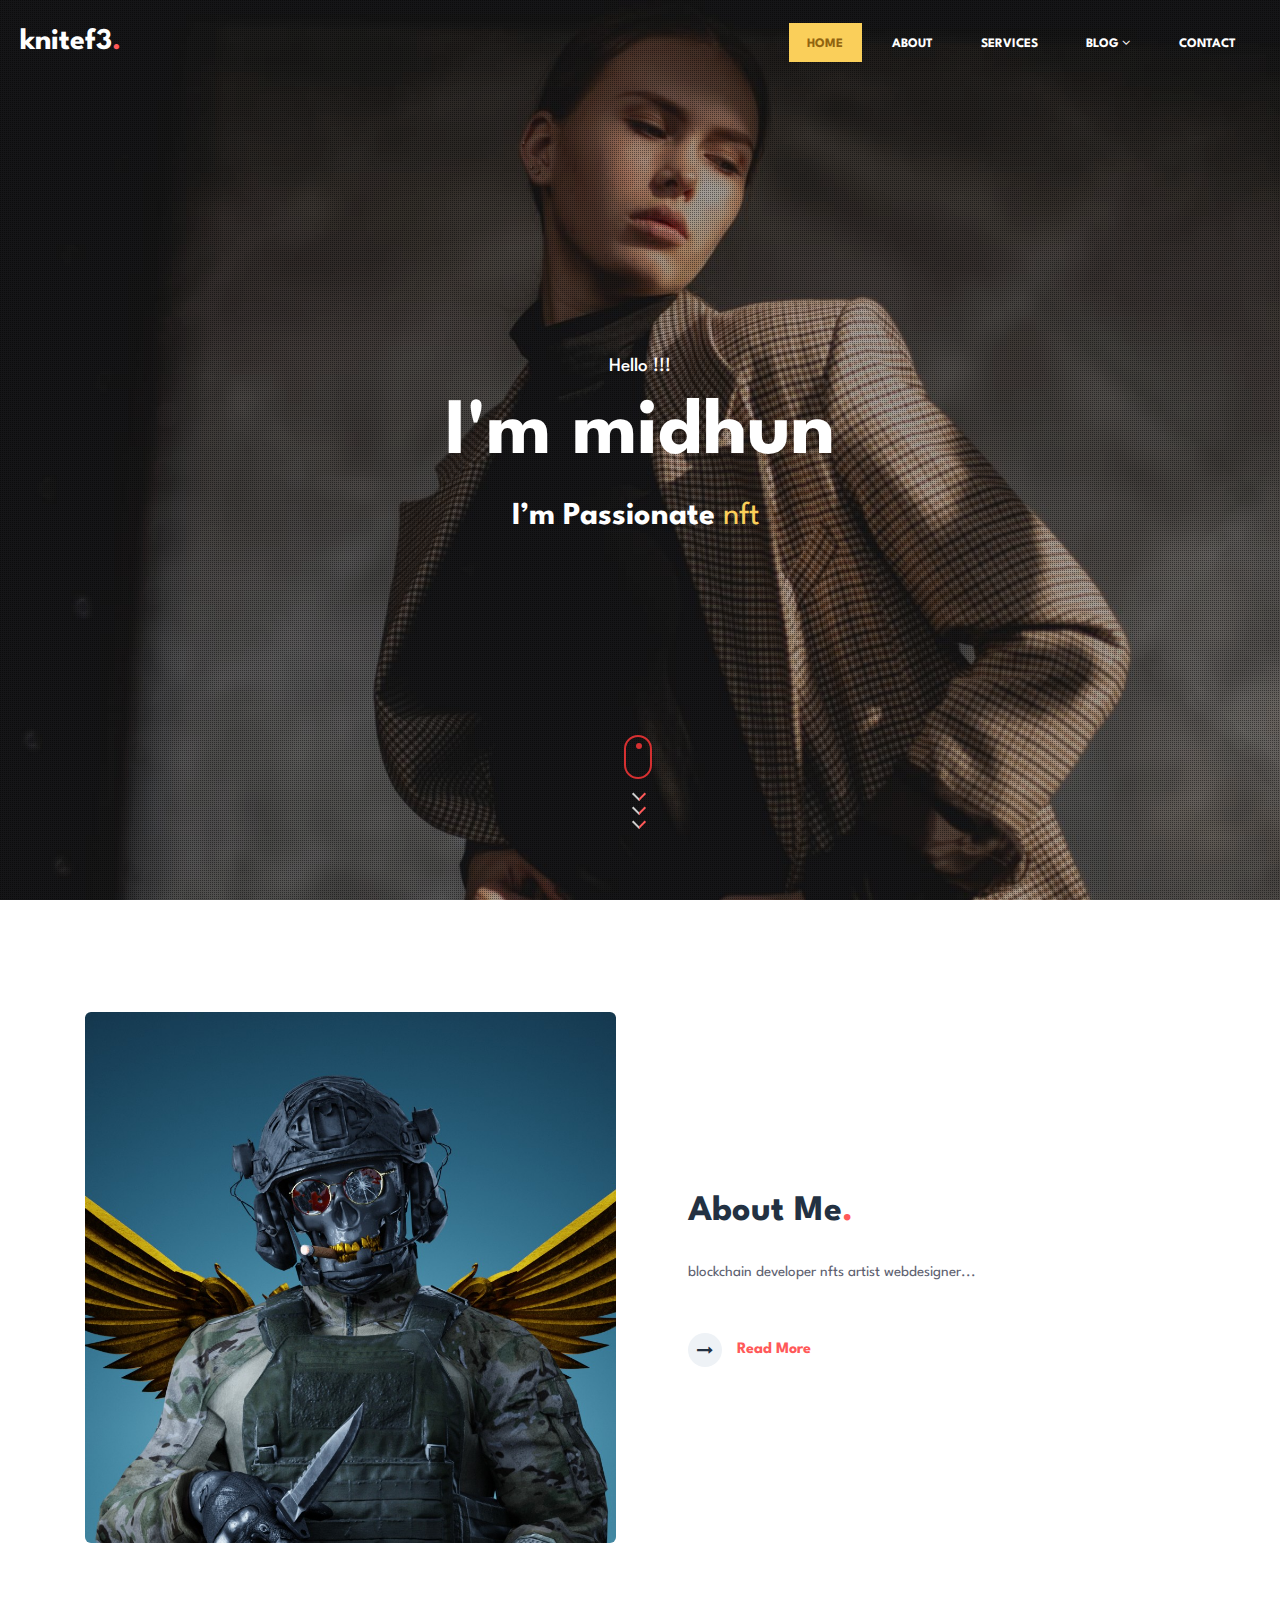
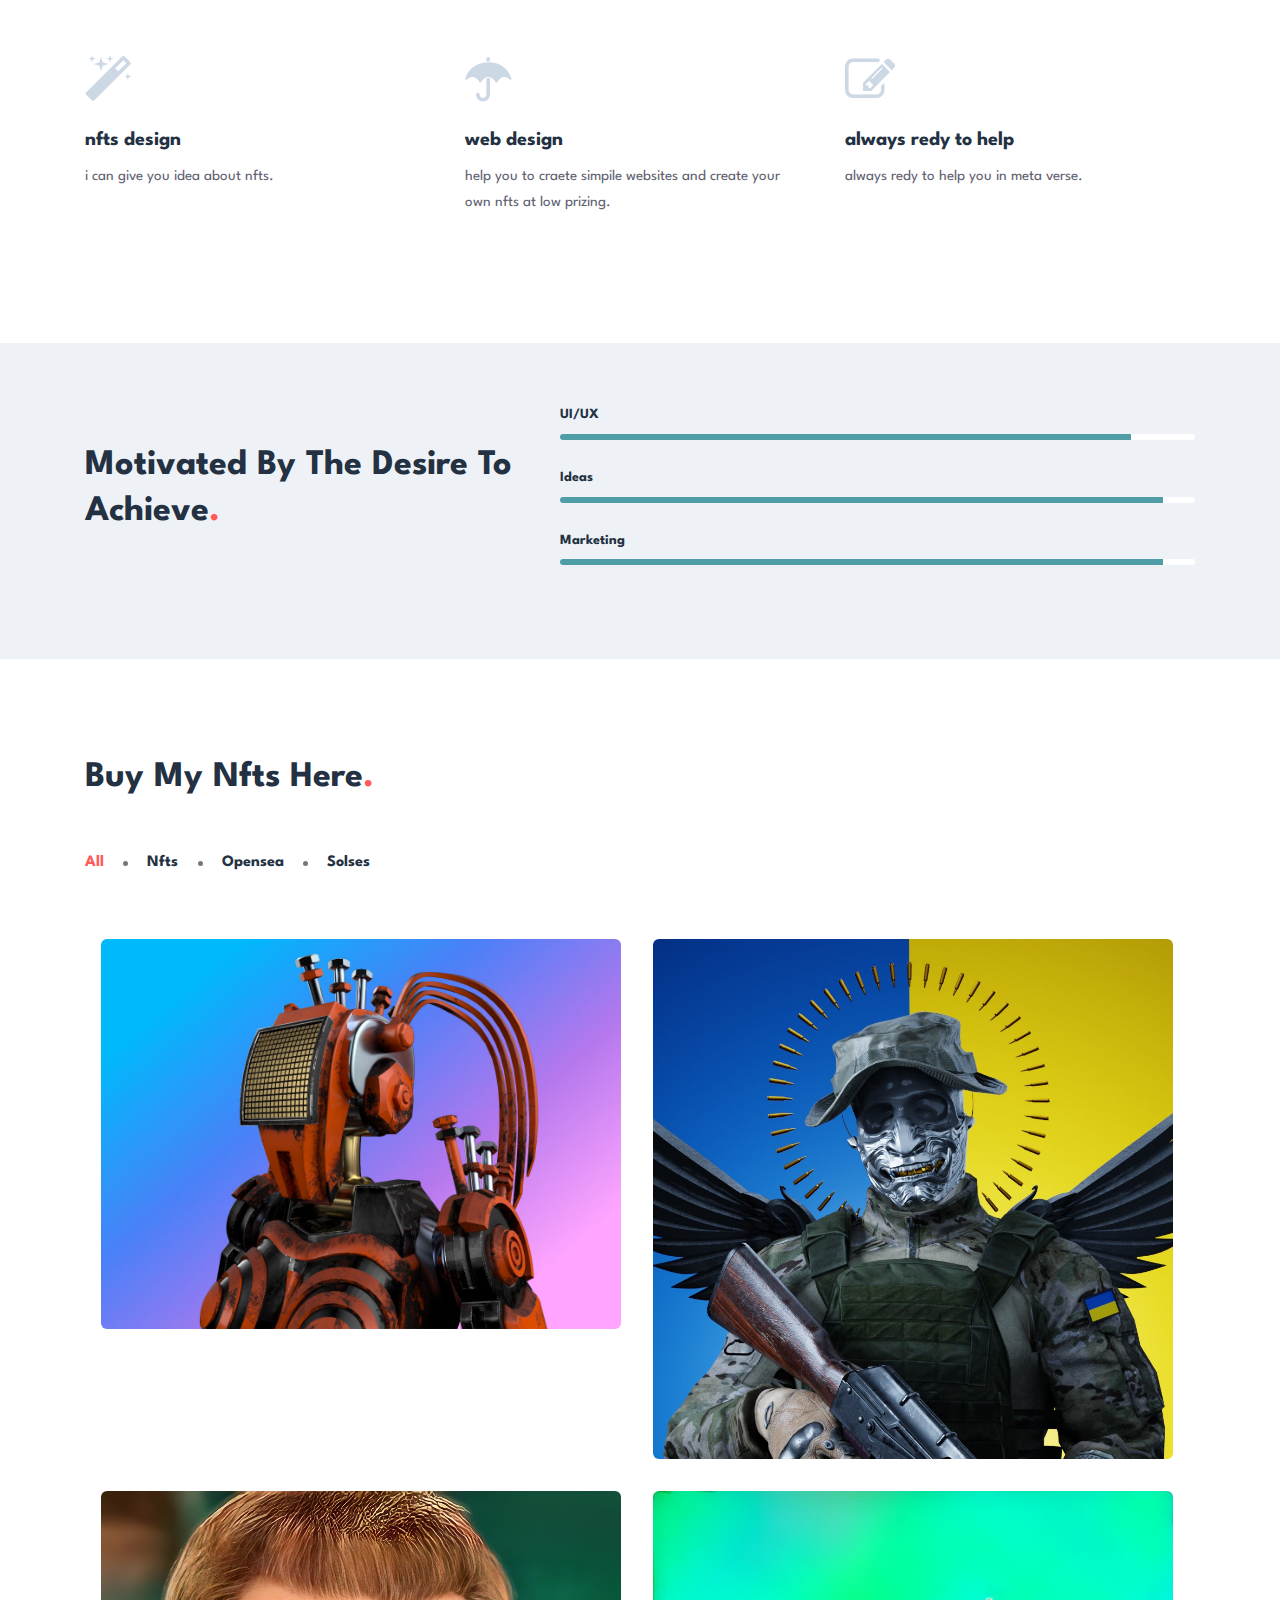
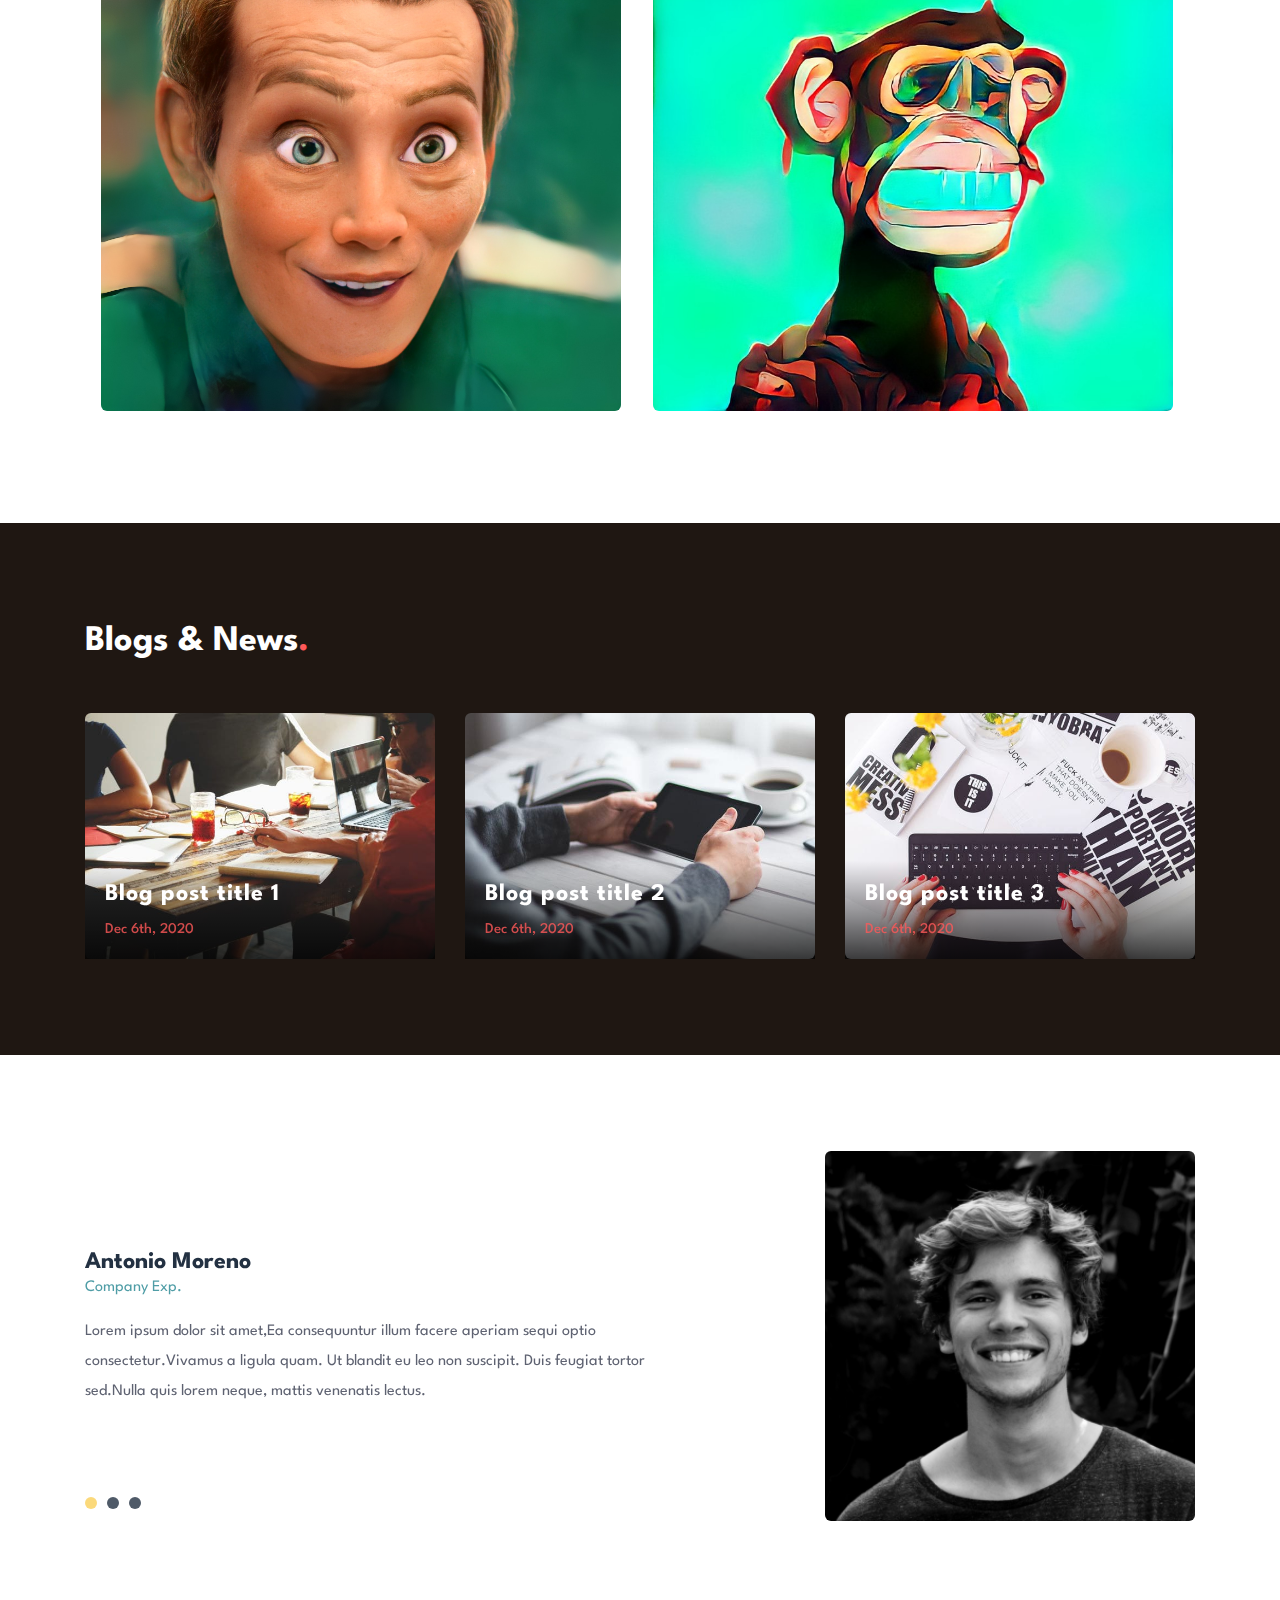
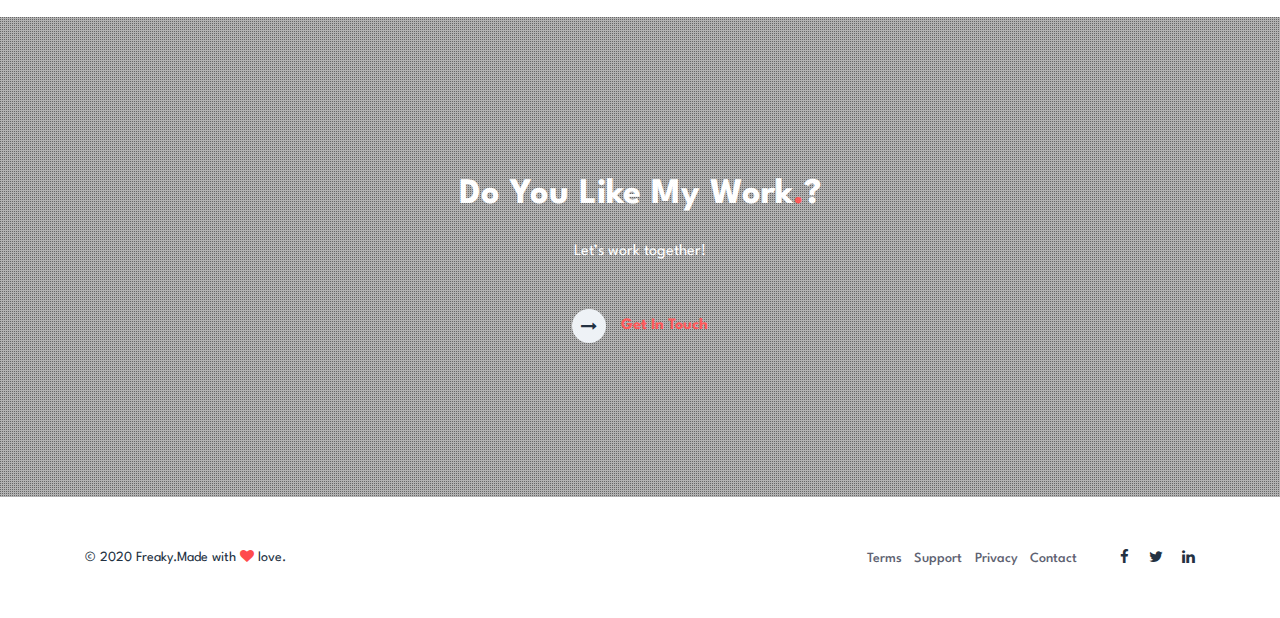
<file: index.html>
<!doctype html>
<html lang="knitef3">

<head>
  <!-- Required meta tags -->
  <meta charset="utf-8">
  <meta name="viewport" content="width=device-width, initial-scale=1, shrink-to-fit=no">
  <title>nftsclub | Home </title>
  <!-- Template CSS -->
  <link rel="stylesheet" href="assets/css/style-liberty.css">
  <!-- Template CSS -->
  <link href="//fonts.googleapis.com/css?family=Spartan:400,500,600,700,900&display=swap" rel="stylesheet">
  <!-- Template CSS -->

</head>
<body>
  <!-- /Homepage-->
  <section class="w3l-banner-main">
    <!-- //Header -->
    <section class="banner-main-inf" id="section07">
      <header id="site-header" class="header-top">
        <nav class="navbar navbar-expand-lg shift " id="header">
          <a class="navbar-brand" href="knitef3.com">
            knitef3<span class="dot-1">.</span>
          </a>
          <button class="navbar-toggler bg-gradient" type="button" data-toggle="collapse"
            data-target="#navbarTogglerDemo02" aria-controls="navbarTogglerDemo02" aria-expanded="false"
            aria-label="Toggle navigation"><span class="navbar-toggler-icon fa fa-bars"> </span>
          </button>

          <div class="collapse navbar-collapse" id="navbarTogglerDemo02">
            <ul class="navbar-nav ml-auto">
              <li class="nav-item active">
                <a class="nav-link" href="#site-header">Home <span class="sr-only">(current)</span></a>
              </li>
              <li class="nav-item">
                <a class="nav-link effect-3" href="about.html">About</a>
              </li>
              <li class="nav-item">
                <a class="nav-link effect-3" href="services.html">Services</a>
              </li>
              <li class="nav-item dropdown">
                <a class="nav-link dropdown-toggle effect-3" href="#" id="navbarDropdown" role="button"
                  data-toggle="dropdown" aria-haspopup="true" aria-expanded="false">
                  Blog <span class="fa fa-angle-down"></span>
                </a>
                <div class="dropdown-menu" aria-labelledby="navbarDropdown">
                  <a class="dropdown-item effect-3" href="blog.html">Blog</a>
                  <a class="dropdown-item effect-3" href="blog-single.html">Blog Single</a>
                </div>
              </li>


              <li class="nav-item">
                <a class="nav-link effect-3" href="contact.html">Contact</a>
              </li>
            </ul>

          </div>
        </nav>
      </header>
      <!-- //Header -->
      <!--/banner-content-->
      <div class="bannerhny-content text-center">
        <div class="layer">
          <div class="bannerhnyinf">
            <h6>Hello !!!</h6>
            <h3>I'm midhun</h3>
            <h4 class="ban-t"> I’m Passionate <span class="typed-text"></span><span class="cursor">&nbsp</span></h4>
            <div class="scroll-button">
              <a href="#about" class="scroll">
                <div class="icon-scroll">
                  <div class="mouse">
                    <div class="wheel"></div>
                  </div>
                  <div class="icon-arrows">
                    <span></span>
                  </div>
                </div>
              </a>
            </div>
          </div>
        </div>
        <!--//banner-content-->
      </div>
      </div>
    </section>
    <!-- //Homepage -->
<section class="w3l-content-w-photo-6" id="about">
	<!-- /content-grids-->
	<div class="content-photo-info py-5">
		<div class="container py-lg-3">
			<!-- /row-->
			<div class="content-photo-grids row mt-lg-5 mt-4">
				<div class="photo-6-inf-left col-lg-6 pr-lg-4">
					<img src="assets/images\gasme.jpeg" class="img-fluid" alt="">
				</div>
				<div class="photo-6-inf-right col-lg-6 text-left pl-lg-5">

					<h3 class="hny-title">
						About Me<span class="dot-1">.</span></h3>
					<p>blockchain developer nfts artist webdesigner...</p>
					<div class="read-more mt-lg-5 mt-4">
						<a href="about.html" class="read-more">
							<span class="more_icon fa fa-long-arrow-right"></span>
							<span class="more_text">Read More</span>
						</a>
					</div>
				</div>
			</div>
			<!-- //row-->
			<!-- /row-->
			<div class="about-content-grids row py-lg-5 py-4 mt-lg-5 mt-4">
				<div class="col-lg-4 col-md-6 about-gd mt-3">
					<div class="about-gd-inn">
						<span class="fa fa-magic icon-fea1" aria-hidden="true"></span>
						<h5><a href="knitef3.com">nfts design</a></h5>
						<p>i can give you idea about nfts.</p>

					</div>
				</div>
				<div class="col-lg-4 col-md-6 about-gd mt-3">
					<div class="about-gd-inn">
						<span class="fa fa-umbrella icon-fea1" aria-hidden="true"></span>
						<h5><a href="#URL">web design</a></h5>
						<p>help you to craete simpile websites and create your own nfts at low prizing.</p>

					</div>
				</div>
				<div class="col-lg-4 col-md-6 about-gd mt-3">
					<div class="about-gd-inn">
						<span class="fa fa-pencil-square-o icon-fea1" aria-hidden="true"></span>
						<h5><a href="#URL">always redy to help</a></h5>
						<p>always redy to help you in meta verse.</p>

					</div>
				</div>

			</div>
			<!-- //row-->

		</div>
	</div>
</section>
<!-- //content-grids-->

<section class="w3l-content-6">
	<!-- /content-6-section -->
	  <div class="content-6-mian py-5">
			 <div class="container py-lg-3">
					 <div class="content-info-in row">
							 <div class="content-gd col-lg-5">
								<h3 class="hny-title">Motivated by the desire to <br>achieve<span class="dot-1">.</span>
							 </div>
							 <div class="content-gd col-lg-7">
								<div class="progress-info">
									<h6 class="progress-tittle">UI/UX</h6>
									<div class="progress">
										<div class="progress-bar progress-bar-striped" role="progressbar" style="width: 90%" aria-valuenow="90" aria-valuemin="0" aria-valuemax="100">
										</div>
									</div>
								</div>
								<div class="progress-info">
									<h6 class="progress-tittle">Ideas
									</h6>
									<div class="progress">
										<div class="progress-bar progress-bar-striped" role="progressbar" style="width: 95%" aria-valuenow="95" aria-valuemin="0" aria-valuemax="100">
										</div>
									</div>
								</div>
								<div class="progress-info">
									<h6 class="progress-tittle">Marketing</h6>
									<div class="progress">
										<div class="progress-bar progress-bar-striped" role="progressbar" style="width: 95%" aria-valuenow="95" aria-valuemin="0" aria-valuemax="100">
										</div>
									</div>
								</div>
							 </div>
					 </div>
				 </div>
			 </div>
	 </section>
   <!-- //content-6-section -->

  
<section class="w3-gallery">
	<!-- Portfolio -->
	<div class="portfolio py-5">
		<div class="container py-lg-5">

			<h3 class="hny-title">buy my nfts here<span class="dot-1">.</span></h3>

			<!-- /Portfolio-grids -->
			<ul class="portfolio-categ filter my-md-5 my-4 p-0">
				<li class="port-filter all active">
					<a href="#">All</a>
				</li>
				<li class="cat-item-1">
					<a href="#" title="Category 1">nfts</a>
				</li>
				<li class="cat-item-2">
					<a href="#" title="Category 2">opensea</a>
				</li>
				<li class="cat-item-3">
					<a href="#" title="Category 3">solses</a>
				</li>

			</ul>
			<ul class="portfolio-area clearfix p-0 m-0 row">
				<li class="portfolio-item2 content" data-id="id-1" data-type="cat-item-1">
					<span class="image-block">

						<a class="image-zoom" href="assets\images\CoolRobotsNFTGIRLPUNK43_1643905803580.jpg" data-gal="prettyPhoto[gallery]">
							<div class="content-overlay"></div>
							<img src="assets\images\CoolRobotsNFTGIRLPUNK43_1643905803580.jpg" class="img-fluid" alt="portfolio-img">

							<div class="content-details fadeIn-bottom">
								<h3 class="content-title">Add Your Title</h3>

							</div>
						</a>
					</span>
				</li>
				<li class="portfolio-item2 content" data-id="id-2" data-type="cat-item-2">
					<span class="image-block">

						<a class="image-zoom" href="assets/images\UKRAINE_SQUAD_40_1646496865484.jpeg" data-gal="prettyPhoto[gallery]">
							<div class="content-overlay"></div>
							<img src="assets/images\UKRAINE_SQUAD_40_1646496865484.jpeg" class="img-fluid" alt="assets/images\UKRAINE_SQUAD_40_1646496865484.jpeg">
							<div class="content-details fadeIn-bottom">
								<h3 class="content-title">Add Your Title</h3>

							</div>
						</a>
					</span>
				</li>
				<li class="portfolio-item2 content" data-id="id-3" data-type="cat-item-3">
					<span class="image-block">

						<a class="image-zoom" href="assets/images/SquidGameplayer_oh_ilnam_36_1634965371787.jpg" data-gal="prettyPhoto[gallery]">
							<div class="content-overlay"></div>
							<img src="assets/images/SquidGameplayer_oh_ilnam_36_1634965371787.jpg" class="img-fluid" alt="portfolio-img">
							<div class="content-details fadeIn-bottom">
								<h3 class="content-title">Add Your Title</h3>

							</div>
						</a>
					</span>
				</li>
				<li class="portfolio-item2 content" data-id="id-4" data-type="cat-item-2">
					<span class="image-block">

						<a class="image-zoom" href="assets\images\Abstract_Ape19_1646299736015.jpg" data-gal="prettyPhoto[gallery]">
							<div class="content-overlay"></div>
							<img src="assets\images\Abstract_Ape19_1646299736015.jpg" class="img-fluid" alt="portfolio-img">
							<div class="content-details fadeIn-bottom">
								<h3 class="content-title">Add Your Title</h3>

							</div>
						</a>
					</span>
				</li>

				
			</ul>
			<!--end portfolio-area -->
			<!-- /Portfolio-grids -->
		</div>

	</div>
</section>
<!-- //Portfolio -->
<!-- blog with slider -->
<section class="blog-slider">
    <div class="blog-slider-inner py-5">
        <div class="container py-lg-5">
            <h3 class="hny-title two">
                Blogs & News<span class="dot-1">.</span></h3>
            <div class="row inner-sec-w3layouts mt-4">
                <div class="col-lg-4 col-md-6 content-left-sec blog-slide-grid mt-4">
                    <div class="blog-slide-img">
                        <a href="blog.html"><img src="assets/images/1.jpg" class="img img-fluid" alt=""></a>
                    </div>
                    <div class="blog-slide-info">

                        <a href="blog.html">
                            <h4 class="mt-4 mb-0">Blog post title 1</h4>
                        </a>
                        <h6 class="mt-sm-2 mt-1">Dec 6th, 2020</h6>

                    </div>
                </div>
                <div class="col-lg-4 col-md-6 content-left-sec blog-slide-grid mt-4">
                    <div class="blog-slide-img">
                        <a href="blog.html"><img src="assets/images/2.jpg" class="img img-fluid" alt=""></a>
                    </div>
                    <div class="blog-slide-info">

                        <a href="blog.html">
                            <h4 class="mt-4 mb-0">Blog post title 2</h4>
                        </a>
                        <h6 class="mt-sm-2 mt-1">Dec 6th, 2020</h6>

                    </div>
                </div>

                <div class="col-lg-4 col-md-6 content-left-sec blog-slide-grid mt-4">
                    <div class="blog-slide-img">
                        <a href="blog.html"><img src="assets/images/3.jpg" class="img img-fluid" alt=""></a>
                    </div>
                    <div class="blog-slide-info">

                        <a href="blog.html">
                            <h4 class="mt-4 mb-0">Blog post title 3</h4>
                        </a>
                        <h6 class="mt-sm-2 mt-1">Dec 6th, 2020</h6>

                    </div>
                </div>

            </div>
        </div>
    </div>
</section>
<!-- //blog with slider -->
<section class="w3l-customers-6">
	<!--/customers -->
	<div class="customers-6-infhny py-5">
		<div class="container py-lg-5">
			<!--/customers -->
			<div id="owl-demo2" class="owl-carousel owl-theme">
				<!--/slide1-->
				<div class="item">
					<div class="teastimonials-content">
						<div class="teastimonials-left">
								<div class="teasti-innf">
										<p class="overview"><b>Antonio Moreno</b><span class="city">Company Exp.</span></p>
										<p class="testimonial">Lorem ipsum dolor sit amet,Ea consequuntur illum facere aperiam sequi optio consectetur.Vivamus a ligula quam. Ut blandit eu leo non suscipit. Duis feugiat tortor sed.Nulla quis lorem neque, mattis venenatis lectus.</p>
								</div>
						</div>
						<div class="teastimonials-right">
								<img
								src="assets/images/team2.jpg" class="img-fluid" alt="">
						</div>
					</div>
				</div>
				<!--//slide1-->
				<!--/slide1-->
				<div class="item">
					<div class="teastimonials-content">
						<div class="teastimonials-left">
								<div class="teasti-innf">
										<p class="overview"><b>Daniel Smith </b><span class="city">Company Exp.</span></p>
										<p class="testimonial">Lorem ipsum dolor sit amet,Ea consequuntur illum facere aperiam sequi optio consectetur.Vivamus a ligula quam. Ut blandit eu leo non suscipit. Duis feugiat tortor sed.Nulla quis lorem neque, mattis venenatis lectus.</p>
								</div>
						</div>
						<div class="teastimonials-right">
								<img
								src="assets/images/team3.jpg" class="img-fluid" alt="">
						</div>
					</div>
				</div>
				<!--//slide1-->
				<!--/slide1-->
				<div class="item">
					<div class="teastimonials-content">
						<div class="teastimonials-left">
							<div class="teasti-innf">
									<p class="overview"><b>Antonio Daniel </b><span class="city">Company Exp.</span></p>
									<p class="testimonial">Lorem ipsum dolor sit amet,Ea consequuntur illum facere aperiam sequi optio consectetur.Vivamus a ligula quam. Ut blandit eu leo non suscipit. Duis feugiat tortor sed.Nulla quis lorem neque, mattis venenatis lectus.</p>
							</div>		
						</div>
						<div class="teastimonials-right">
								<img src="assets/images/team1.jpg" class="img-fluid" alt="">
								
						</div>
					</div>
				</div>
				<!--//slide1-->

			</div>
			<!--//customers -->
		</div>
</section>
<!-- //customers-6-->
    <!--/w3l-download-main-->
    <section class="w3l-download-main">
    	<!--/download-->
    	<div class="download-content text-center">
    		<div class="layer-2 py-5">
    			<div class="container py-lg-3">
    				<h3 class="hny-title two">Do you like my work<span class="dot-1">.</span>?</h3>
    				<h6>Let’s work together!</h6>
    				<div class="read-more mt-lg-5 mt-4">
    					<a href="contact.html" class="read-more">
    						<span class="more_icon fa fa-long-arrow-right"></span>
    						<span class="more_text">Get In Touch</span>
    					</a>
    				</div>
    			</div>
    		</div>
    	</div>
    	</div>
    	<!--//download-->
    </section>
    <!--//w3l-download-main-->
<!-- footer -->
<footer class="w3l-footer-16">
    <div class="footer-content py-lg-5 py-4 text-center">
        <div class="container">
            <div class="row copy-right">
                <div class="col-lg-6 footer-left text-lg-left text-center">
                    <h6>© 2020 Freaky.Made with <span class="fa fa-heart" aria-hidden="true"></span> love.</h6>
                </div>
                <div class="col-lg-6 footer-right text-lg-right text-center">
                    <ul class="footer-gd-16">
                        <li><a href="#">Terms</a></li>
                        <li><a href="#">Support</a></li>
                        <li><a href="#">Privacy</a></li>
                        <li><a href="contact.html">Contact</a></li>
                    </ul>
                    <div class="share-icons-footer ml-lg-4">
                        <a href="#"><span class="fa fa-facebook"></span></a>
                        <a href="#"><span class="fa fa-twitter"></span></a>
                        <a href="#"><span class="fa fa-linkedin"></span></a>
                    </div>
                </div>
            </div>
            <button onclick="topFunction()" id="movetop" title="Go to top">
                <span class="fa fa-angle-up"></span>
            </button>
        </div>
    </div>

    <!-- move top -->
    <script>
        // When the user scrolls down 20px from the top of the document, show the button
        window.onscroll = function () {
            scrollFunction()
        };

        function scrollFunction() {
            if (document.body.scrollTop > 20 || document.documentElement.scrollTop > 20) {
                document.getElementById("movetop").style.display = "block";
            } else {
                document.getElementById("movetop").style.display = "none";
            }
        }

        // When the user clicks on the button, scroll to the top of the document
        function topFunction() {
            document.body.scrollTop = 0;
            document.documentElement.scrollTop = 0;
        }
    </script>
    <!-- //move top -->
    <script>
        $(function () {
            $('.navbar-toggler').click(function () {
                $('body').toggleClass('noscroll');
            })
        });
    </script>
</footer>
<!-- //footer -->
</body>

</html>

<script src="assets/js/jquery-3.3.1.min.js"></script>
<!-- disable body scroll which navbar is in active -->

<!--//-->
<script>
  $(function () {
    $('.navbar-toggler').click(function () {
      $('body').toggleClass('noscroll');
    })
  });
</script>
<!--/scroll-down-JS-->
<script>
  $(function () {
    $('a[href*=#]').on('click', function (e) {
      e.preventDefault();
      $('html, body').animate({
        scrollTop: $($(this).attr('href')).offset().top
      }, 500, 'linear');
    });
  });
</script>
<!--//scroll-down-JS-->
<!-- /typig-text-->
<script>
  const typedTextSpan = document.querySelector(".typed-text");
  const cursorSpan = document.querySelector(".cursor");

  const textArray = ["nfts Designer", 'blockchain programer', 'Web Designer'];
  const typingDelay = 200;
  const erasingDelay = 10;
  const newTextDelay = 100; // Delay between current and next text
  let textArrayIndex = 0;
  let charIndex = 0;

  function type() {
    if (charIndex < textArray[textArrayIndex].length) {
      if (!cursorSpan.classList.contains("typing")) cursorSpan.classList.add("typing");
      typedTextSpan.textContent += textArray[textArrayIndex].charAt(charIndex);
      charIndex++;
      setTimeout(type, typingDelay);
    } else {
      cursorSpan.classList.remove("typing");
      setTimeout(erase, newTextDelay);
    }
  }

  function erase() {
    if (charIndex > 0) {
      // add class 'typing' if there's none
      if (!cursorSpan.classList.contains("typing")) {
        cursorSpan.classList.add("typing");
      }
      typedTextSpan.textContent = textArray[textArrayIndex].substring(0, 0);
      charIndex--;
      setTimeout(erase, erasingDelay);
    } else {
      cursorSpan.classList.remove("typing");
      textArrayIndex++;
      if (textArrayIndex >= textArray.length) textArrayIndex = 0;
      setTimeout(type, typingDelay);
    }
  }

  document.addEventListener("DOMContentLoaded", function () { // On DOM Load initiate the effect
    if (textArray.length) setTimeout(type, newTextDelay + 250);
  });
</script>
<!-- //typig-text-->
<!-- for blog carousel slider -->
<script src="assets/js/owl.carousel1.js"></script>
<script>
  $(document).ready(function () {
    $("#owl-demo2").owlCarousel({
      items:1,
		        lazyLoad : true,
		        autoPlay : true,
		        navigation : false,
			    navigationText : ["",""],
			    rewindNav : false,
			    scrollPerPage :true,
			    pagination : false,
    			paginationNumbers: false,
      
    })
  })
</script>


<!-- //for blog carousel slider -->
<!-- jQuery-Photo-filter-lightbox-portfolio-plugin -->
<script src="assets/js/jquery-1.7.2.js"></script>
<script src="assets/js/jquery.quicksand.js"></script>
<script src="assets/js/script.js"></script>
<script src="assets/js/jquery.prettyPhoto.js"></script>
<!-- //jQuery-Photo-filter-lightbox-portfolio-plugin -->

<script src="assets/js/bootstrap.min.js"></script>
</file>
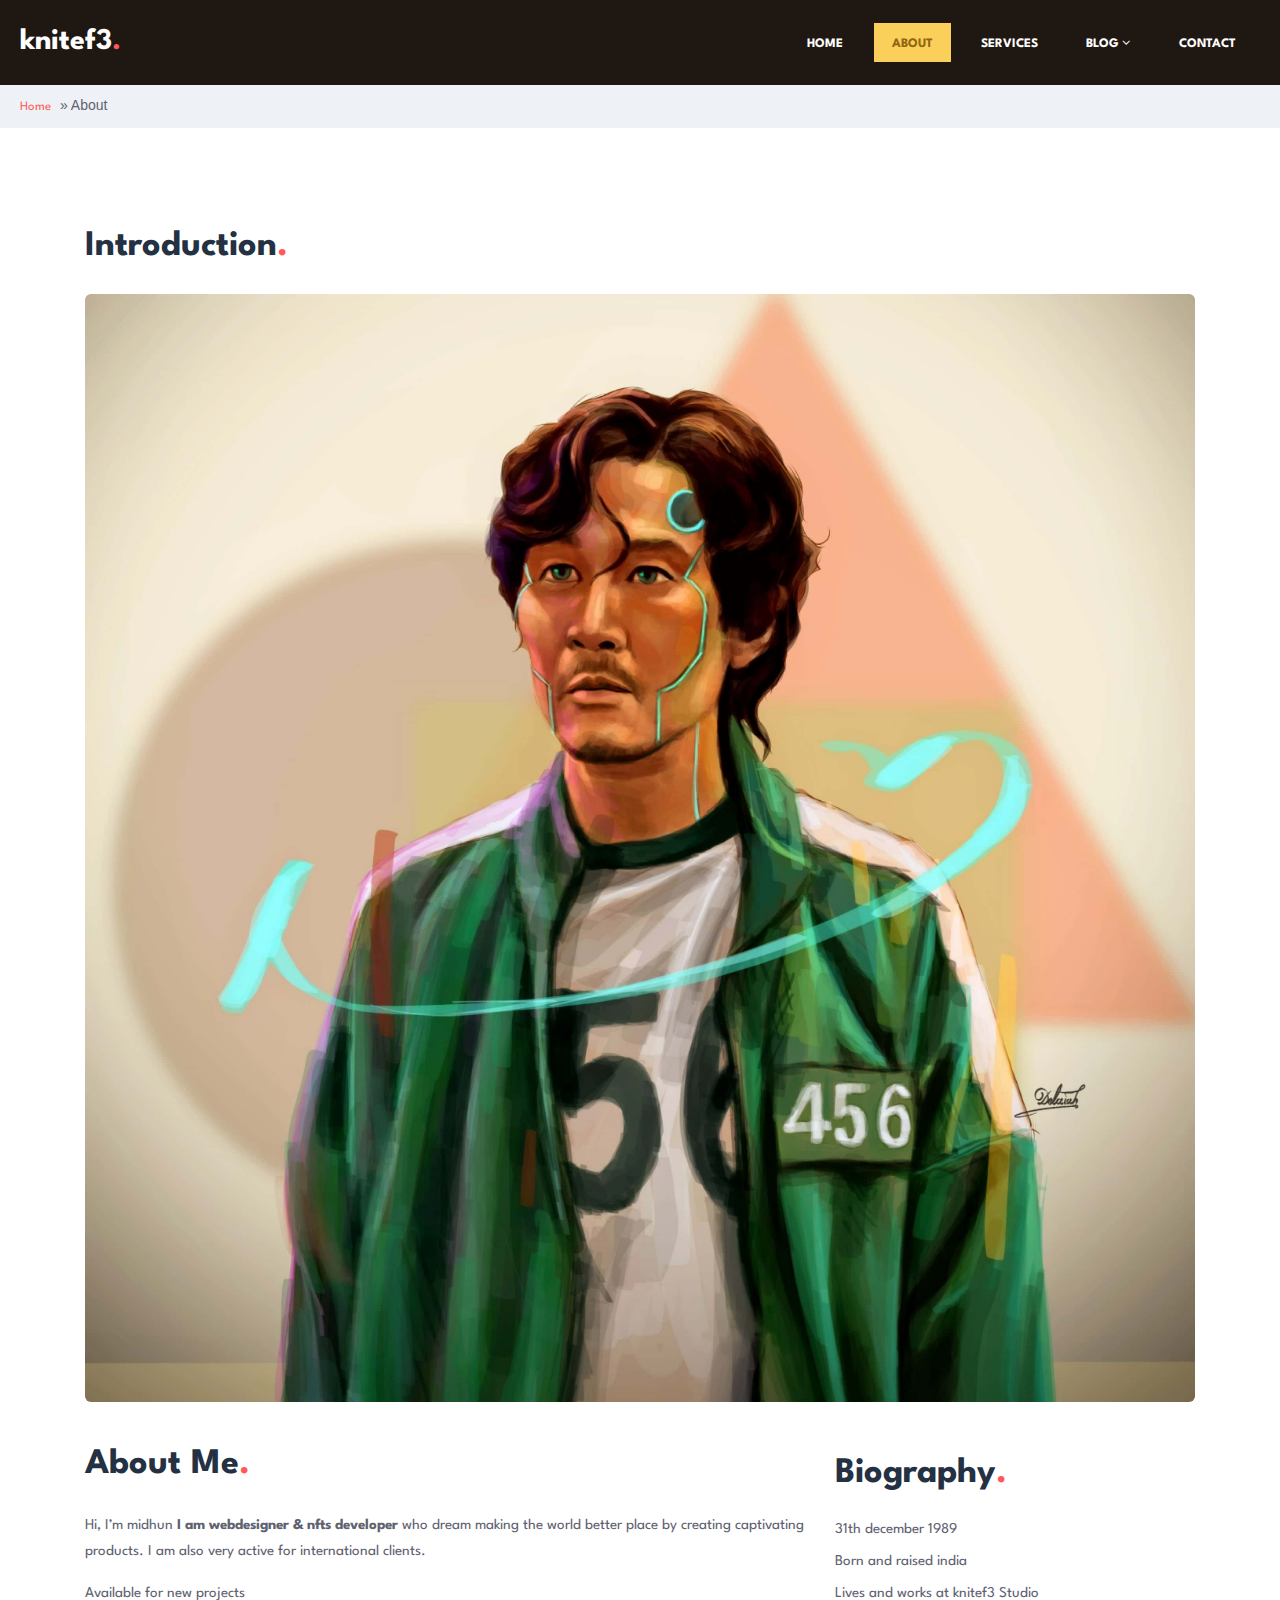
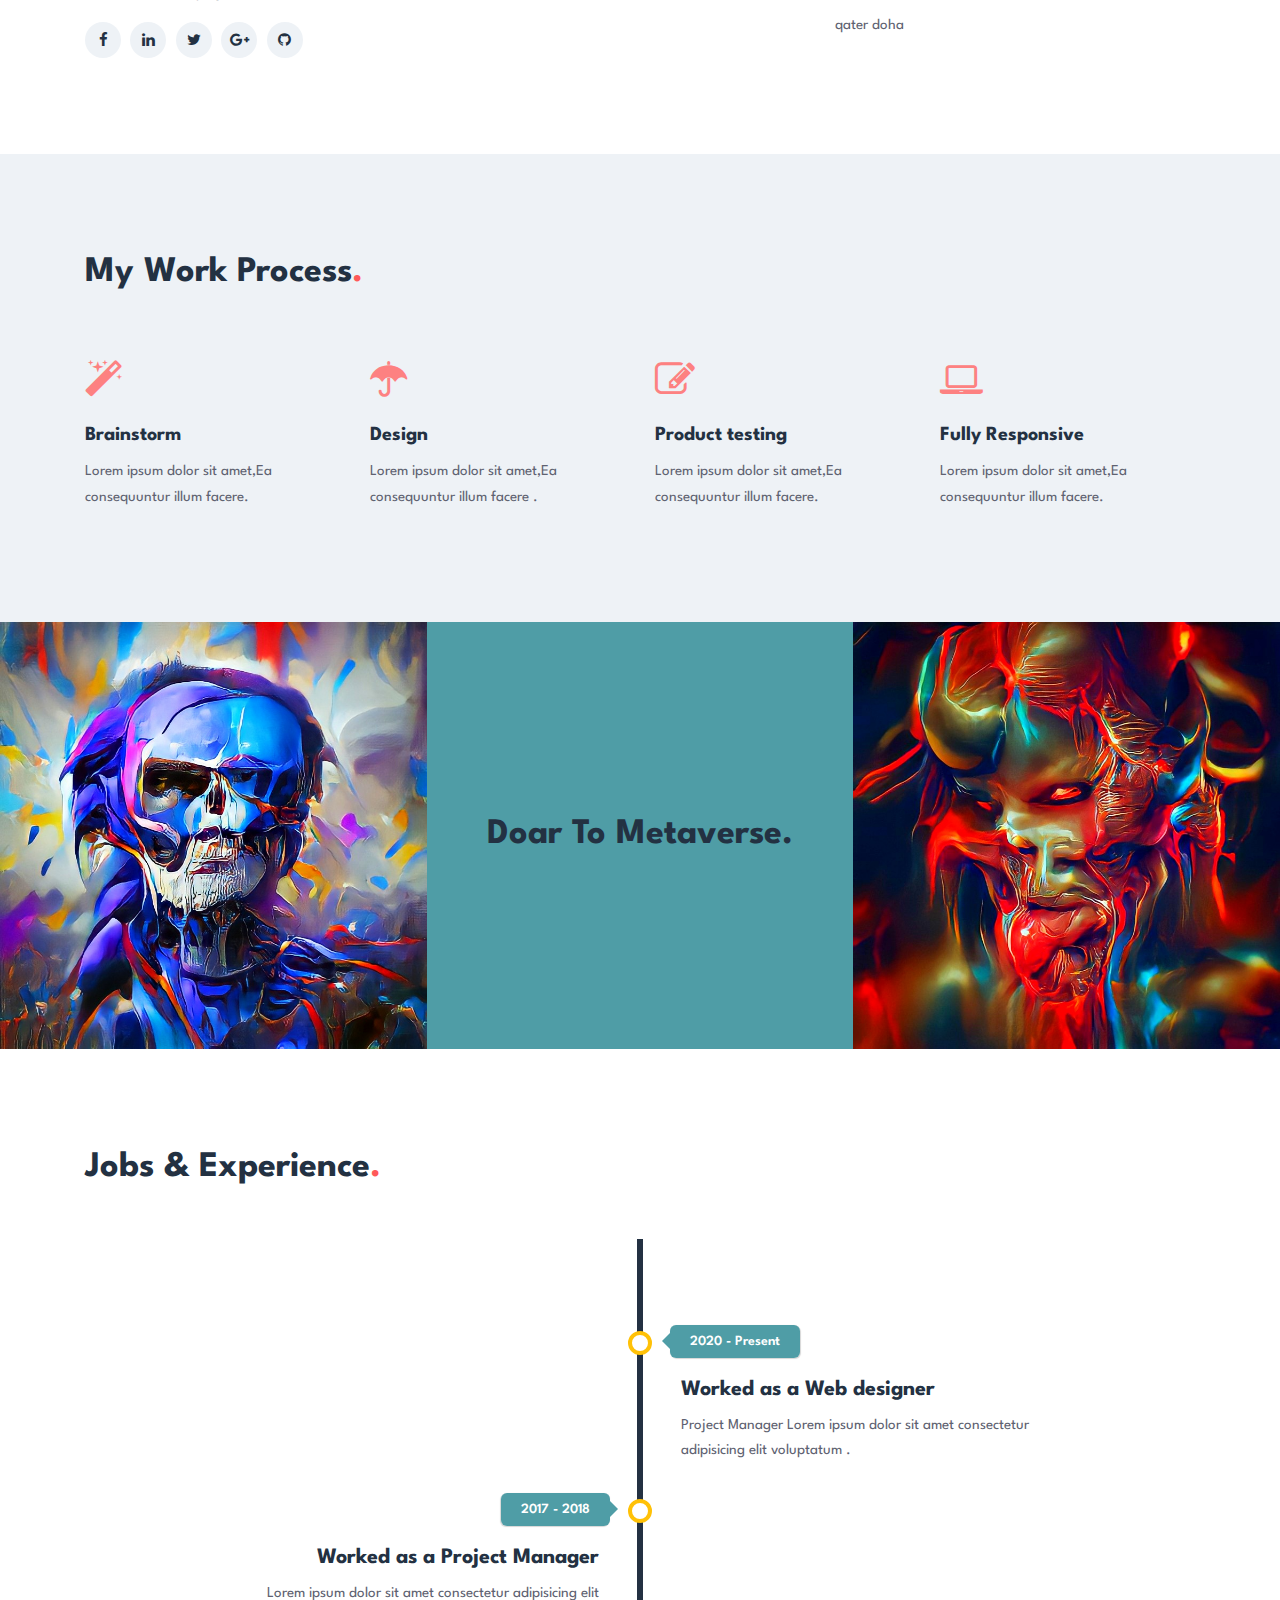
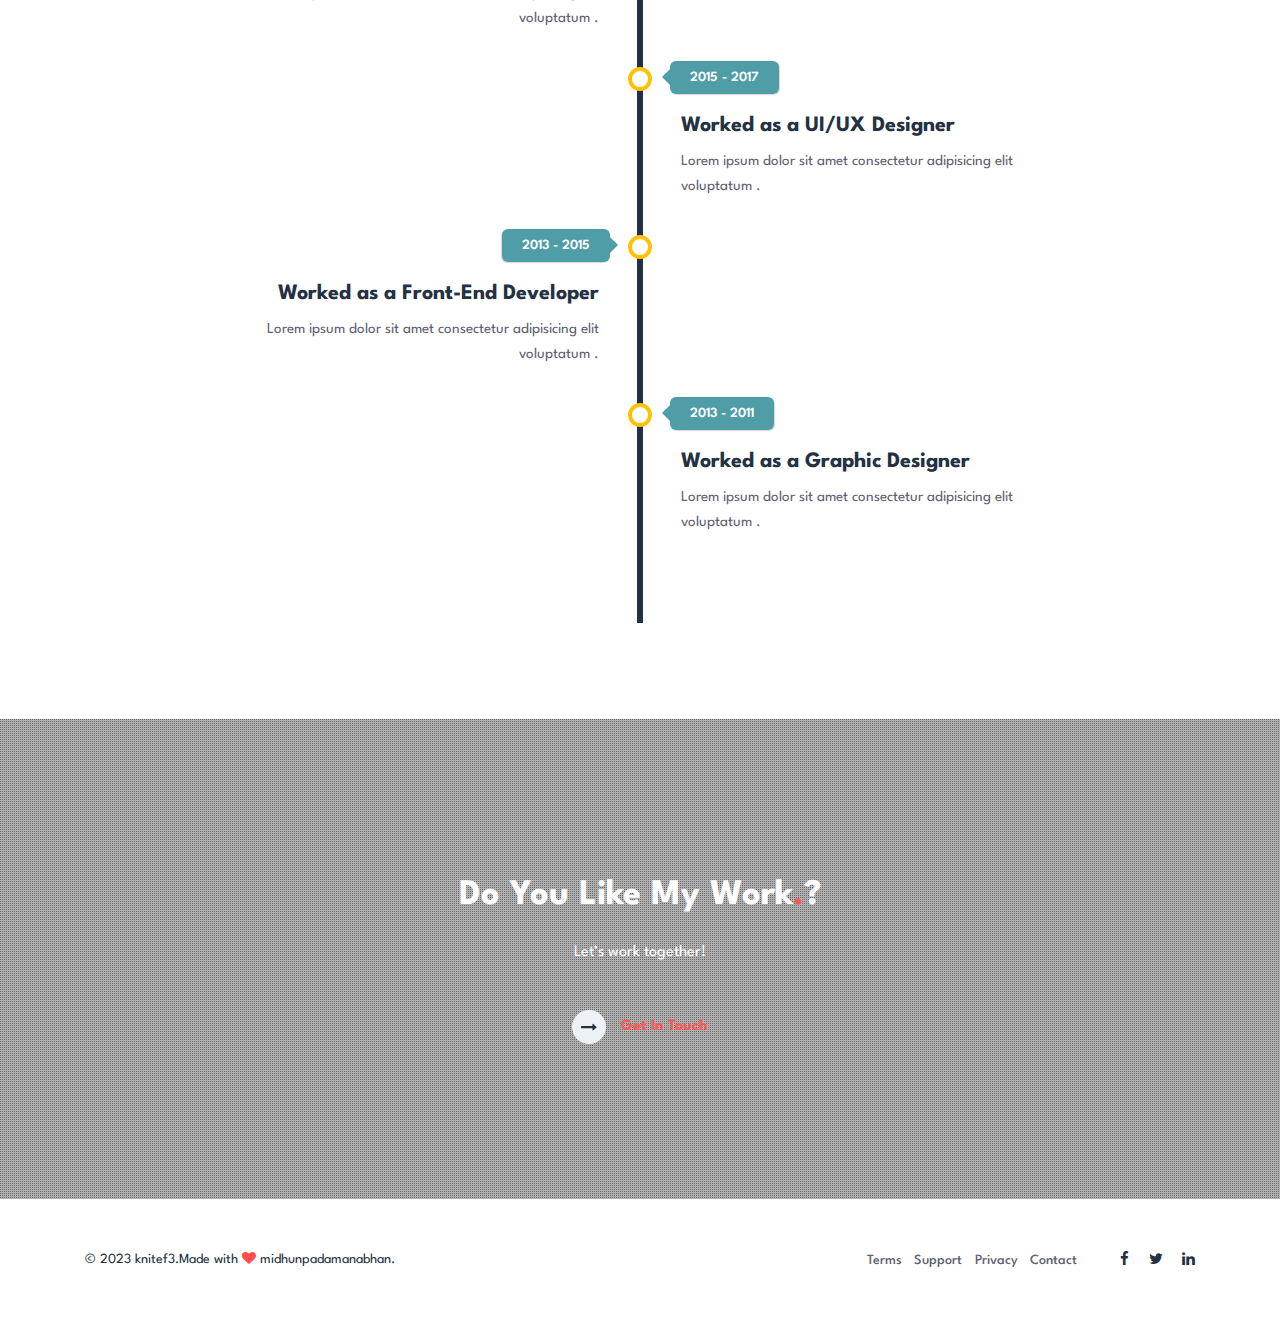
<file: about.html>
<!doctype html>
<html lang="zxx">

<head>
  <!-- Required meta tags -->
  <meta charset="utf-8">
  <meta name="viewport" content="width=device-width, initial-scale=1, shrink-to-fit=no">
  <title>midhun | About </title>
  <!-- Template CSS -->
  <link rel="stylesheet" href="assets/css/style-liberty.css">
  <!-- Template CSS -->
  <link href="//fonts.googleapis.com/css?family=Spartan:400,500,600,700,900&display=swap" rel="stylesheet">
  <!-- Template CSS -->

</head>
<body>
<section class="w3l-banner-main w3l-inner-page-main">
  <div class="breadcrumb-infhny">
    <header id="site-header" class="header-top">
      <nav class="navbar navbar-expand-lg shift " id="header">
        <a class="navbar-brand" href="index.html">
          knitef3<span class="dot-1">.</span>
        </a>
        <button class="navbar-toggler bg-gradient" type="button" data-toggle="collapse"
          data-target="#navbarTogglerDemo02" aria-controls="navbarTogglerDemo02" aria-expanded="false"
          aria-label="Toggle navigation"><span class="navbar-toggler-icon fa fa-bars"> </span>
        </button>

        <div class="collapse navbar-collapse" id="navbarTogglerDemo02">
          <ul class="navbar-nav ml-auto">
            <li class="nav-item">
              <a class="nav-link" href="#site-header">Home <span class="sr-only">(current)</span></a>
            </li>
			<li class="nav-item active">
              <a class="nav-link effect-3" href="about.html">About</a>
            </li>
            <li class="nav-item">
              <a class="nav-link effect-3" href="services.html">Services</a>
            </li>
            <li class="nav-item dropdown">
              <a class="nav-link dropdown-toggle effect-3" href="#" id="navbarDropdown" role="button"
                data-toggle="dropdown" aria-haspopup="true" aria-expanded="false">
                Blog <span class="fa fa-angle-down"></span>
              </a>
              <div class="dropdown-menu" aria-labelledby="navbarDropdown">
                <a class="dropdown-item effect-3" href="blog.html">Blog</a>
                <a class="dropdown-item effect-3" href="blog-single.html">Blog Single</a>
              </div>
            </li>


            <li class="nav-item">
              <a class="nav-link effect-3" href="contact.html">Contact</a>
            </li>
          </ul>

        </div>
      </nav>
    </header>

  </div>
  <nav id="breadcrumbs" class="breadcrumbs">
    <div class="page-wrapper">
      <a href="#">Home</a> » <span class="breadcrumb_last" aria-current="page">About</span></div>
  </nav>
</section>

<section class="w3l-about-info-6">
	<!-- /content-6-section -->
	  <div class="ab-content-info py-5">
			 <div class="container py-lg-5">
					<div class="inner_sec_top text-left">
							<h3 class="hny-title">Introduction<span class="dot-1">.</span></h3>
								<img src="assets/images\SquidGame_456_Lee_Jungjae_15_1635051007954.jpg" alt=" " class="img-fluid">

							
			
						<div class="grdis-about-inf">
							<div class="one-left-ab">
									<h3 class="hny-title">About Me<span class="dot-1">.</span></h3>
									<p>Hi, I’m midhun <b>I am webdesigner &amp; nfts developer</b> who dream making the world better place by creating captivating products. I am also very active for international clients.</p>
									<p>Available for new projects</p>
									<ul class="social-about">
											<li><a href="#facebook"><span class="fa fa-facebook" aria-hidden="true"></span></a>
											</li>
											<li><a href="#linkedin"><span class="fa fa-linkedin" aria-hidden="true"></span></a>
											</li>
											<li><a href="#twitter"><span class="fa fa-twitter" aria-hidden="true"></span></a>
											</li>
											<li><a href="#google"><span class="fa fa-google-plus" aria-hidden="true"></span></a>
											</li>
											<li><a href="#github"><span class="fa fa-github" aria-hidden="true"></span></a>
											</li>
										</ul>
							</div>
							<div class="one-left-ab biography-para">
									<h3 class="hny-title">Biography<span class="dot-1">.</span></h3>
									<p>31th december 1989</p><p>Born and raised india</p><p>Lives and works at knitef3 Studio</p><p>qater doha</p></div>
							</div>
						</div>
					</div>
				 
				 </div>
			 </div>
	 </section>
   <!-- //content-6-section -->

  
<section class="w3l-ab-content-6">
	<div class="work-content">
		<!-- /about-grids-->
		<div class="work-process py-5">
			<div class="container py-lg-5">
				<h3 class="hny-title">My Work Process<span class="dot-1">.</span></h3>
				<!-- /row-->
				<div class="row about-content-grids mt-lg-5 mt-4">
					<div class="col-lg-3 col-md-6 about-gd mt-3">
						<div class="about-gd-inn">
							<span class="fa fa-magic icon-fea1" aria-hidden="true"></span>
							<h5><a href="#URL">Brainstorm</a></h5>
							<p>Lorem ipsum dolor sit amet,Ea consequuntur illum facere.</p>

						</div>
					</div>
					<div class="col-lg-3 col-md-6 about-gd mt-3">
						<div class="about-gd-inn">
							<span class="fa fa-umbrella icon-fea1" aria-hidden="true"></span>
							<h5><a href="#URL">Design</a></h5>
							<p>Lorem ipsum dolor sit amet,Ea consequuntur illum facere .</p>

						</div>
					</div>
					<div class="col-lg-3 col-md-6 about-gd mt-3">
						<div class="about-gd-inn">
							<span class="fa fa-pencil-square-o icon-fea1" aria-hidden="true"></span>
							<h5><a href="#URL">Product testing</a></h5>
							<p>Lorem ipsum dolor sit amet,Ea consequuntur illum facere.</p>

						</div>
					</div>
					<div class="col-lg-3 col-md-6 about-gd mt-3">
						<div class="about-gd-inn">
							<span class="fa fa-laptop icon-fea1" aria-hidden="true"></span>
							<h5><a href="#URL">Fully Responsive</a></h5>
							<p>Lorem ipsum dolor sit amet,Ea consequuntur illum facere.</p>

						</div>
					</div>

				</div>
				<!-- //row-->
			</div>
		</div>
		<div class="abouthy-img-grids">
			<div class="img-one">
				<img src="assets/images/The_Blue_Skeleton_1647213503051.jpeg" alt=" " class="img-fluid">
			</div>
			<div class="img-one content-mid">
				<h3 class="hny-title">
						doar to metaverse.
				</h3>
				
			</div>
			<div class="img-one">
				<img src="assets/images\The_Demon_of_the_soul_1647071120199.jpeg" alt=" " class="img-fluid">
			</div>
		</div>
	</div>
</section>
<!-- //about-grids-->
<!-- /experience-education--->
<section class="w3l-timeline-content-6">
	<div class="timeline-content-6 py-5">
	    <div class="container py-lg-5">
			<h3 class="hny-title">Jobs & Experience<span class="dot-1">.</span></h3>
				<ul class="timeline mt-lg-5 mt-4">
						<!-- Item 1 -->
						<li>
							<div class="direction-r">
								<div class="flag-wrapper">
									<span class="flag">2020 - Present</span>
									<span class="time-wrapper"><span class="time">2020 - present</span></span>
								</div>
								<div class="desc">
										<span class="title">Worked as a Web designer</span> Project Manager
									Lorem ipsum dolor sit amet consectetur adipisicing elit voluptatum .</div>
							</div>
						</li>
				
						<!-- Item 2 -->
						<li>
							<div class="direction-l">
								<div class="flag-wrapper">
									<span class="flag">2017 - 2018</span>
									<span class="time-wrapper"><span class="time">2017 - 2018</span></span>
								</div>
								<div class="desc">
										<span class="title">Worked as a Project Manager</span> 
									Lorem ipsum dolor sit amet consectetur adipisicing elit voluptatum .</div>
						</li>
				
						<!-- Item 3 -->
						<li>
							<div class="direction-r">
								<div class="flag-wrapper">
									<span class="flag">2015 - 2017</span>
									<span class="time-wrapper"><span class="time">2015 - 2017</span></span>
								</div>
								<div class="desc">
										<span class="title">Worked as a UI/UX Designer</span> 
									Lorem ipsum dolor sit amet consectetur adipisicing elit voluptatum .</div>
						</li>
				
						<!-- Item 2 -->
						<li>
							<div class="direction-l">
								<div class="flag-wrapper">
									<span class="flag">2013 - 2015</span>
									<span class="time-wrapper"><span class="time">2013 - 2015</span></span>
								</div>
								<div class="desc">
										<span class="title">Worked as a Front-End Developer</span> 
									Lorem ipsum dolor sit amet consectetur adipisicing elit voluptatum .</div>
						</li>
				
				

					
				
						<!-- Item 3 -->
						<li>
							<div class="direction-r">
								<div class="flag-wrapper">
									<span class="flag">2013 - 2011</span>
									<span class="time-wrapper"><span class="time"></span></span>
								</div>
								<div class="desc">
										<span class="title">Worked as a Graphic Designer</span> 
									Lorem ipsum dolor sit amet consectetur adipisicing elit voluptatum .</div>
						</li>
				
						
					</ul>
		</div>
	</div>
</section>
<!-- //experience-education--->
    <!--/w3l-download-main-->
    <section class="w3l-download-main">
    	<!--/download-->
    	<div class="download-content text-center">
    		<div class="layer-2 py-5">
    			<div class="container py-lg-3">
    				<h3 class="hny-title two">Do you like my work<span class="dot-1">.</span>?</h3>
    				<h6>Let’s work together!</h6>
    				<div class="read-more mt-lg-5 mt-4">
    					<a href="contact.html" class="read-more">
    						<span class="more_icon fa fa-long-arrow-right"></span>
    						<span class="more_text">Get In Touch</span>
    					</a>
    				</div>
    			</div>
    		</div>
    	</div>
    	</div>
    	<!--//download-->
    </section>
    <!--//w3l-download-main-->
<!-- footer -->
<footer class="w3l-footer-16">
    <div class="footer-content py-lg-5 py-4 text-center">
        <div class="container">
            <div class="row copy-right">
                <div class="col-lg-6 footer-left text-lg-left text-center">
                    <h6>© 2023 knitef3.Made with <span class="fa fa-heart" aria-hidden="true"></span> midhunpadamanabhan.</h6>
                </div>
                <div class="col-lg-6 footer-right text-lg-right text-center">
                    <ul class="footer-gd-16">
                        <li><a href="#">Terms</a></li>
                        <li><a href="#">Support</a></li>
                        <li><a href="#">Privacy</a></li>
                        <li><a href="contact.html">Contact</a></li>
                    </ul>
                    <div class="share-icons-footer ml-lg-4">
                        <a href="#"><span class="fa fa-facebook"></span></a>
                        <a href="#"><span class="fa fa-twitter"></span></a>
                        <a href="#"><span class="fa fa-linkedin"></span></a>
                    </div>
                </div>
            </div>
            <button onclick="topFunction()" id="movetop" title="Go to top">
                <span class="fa fa-angle-up"></span>
            </button>
        </div>
    </div>

    <!-- move top -->
    <script>
        // When the user scrolls down 20px from the top of the document, show the button
        window.onscroll = function () {
            scrollFunction()
        };

        function scrollFunction() {
            if (document.body.scrollTop > 20 || document.documentElement.scrollTop > 20) {
                document.getElementById("movetop").style.display = "block";
            } else {
                document.getElementById("movetop").style.display = "none";
            }
        }

        // When the user clicks on the button, scroll to the top of the document
        function topFunction() {
            document.body.scrollTop = 0;
            document.documentElement.scrollTop = 0;
        }
    </script>
    <!-- //move top -->
    <script>
        $(function () {
            $('.navbar-toggler').click(function () {
                $('body').toggleClass('noscroll');
            })
        });
    </script>
</footer>
<!-- //footer -->
</body>

</html>

<script src="assets/js/jquery-3.3.1.min.js"></script>
<!-- disable body scroll which navbar is in active -->
<script>
  $(function () {
    $('.navbar-toggler').click(function () {
      $('body').toggleClass('noscroll');
    })
  });
</script>
<!--/MENU-JS-->
<script>

  $(window).on("scroll", function() {
    var scroll = $(window).scrollTop();

    if (scroll >= 80) {
      $("#site-header").addClass("nav-fixed");
    } else {
      $("#site-header").removeClass("nav-fixed");
    }
  });

  //Main navigation Active Class Add Remove
  $(".navbar-toggler").on("click", function() {
    $("header").toggleClass("active");
  });
  $(document).on("ready", function() {
    if ($(window).width() > 991) {
      $("header").removeClass("active");
    }
    $(window).on("resize", function() {
      if ($(window).width() > 991) {
        $("header").removeClass("active");
      }
    });
  });
</script>
<!--//MENU-JS-->

<!-- disable body scroll which navbar is in active -->
<!-- //jQuery-Photo-filter-lightbox-portfolio-plugin -->
<script src="assets/js/bootstrap.min.js"></script>
</file>
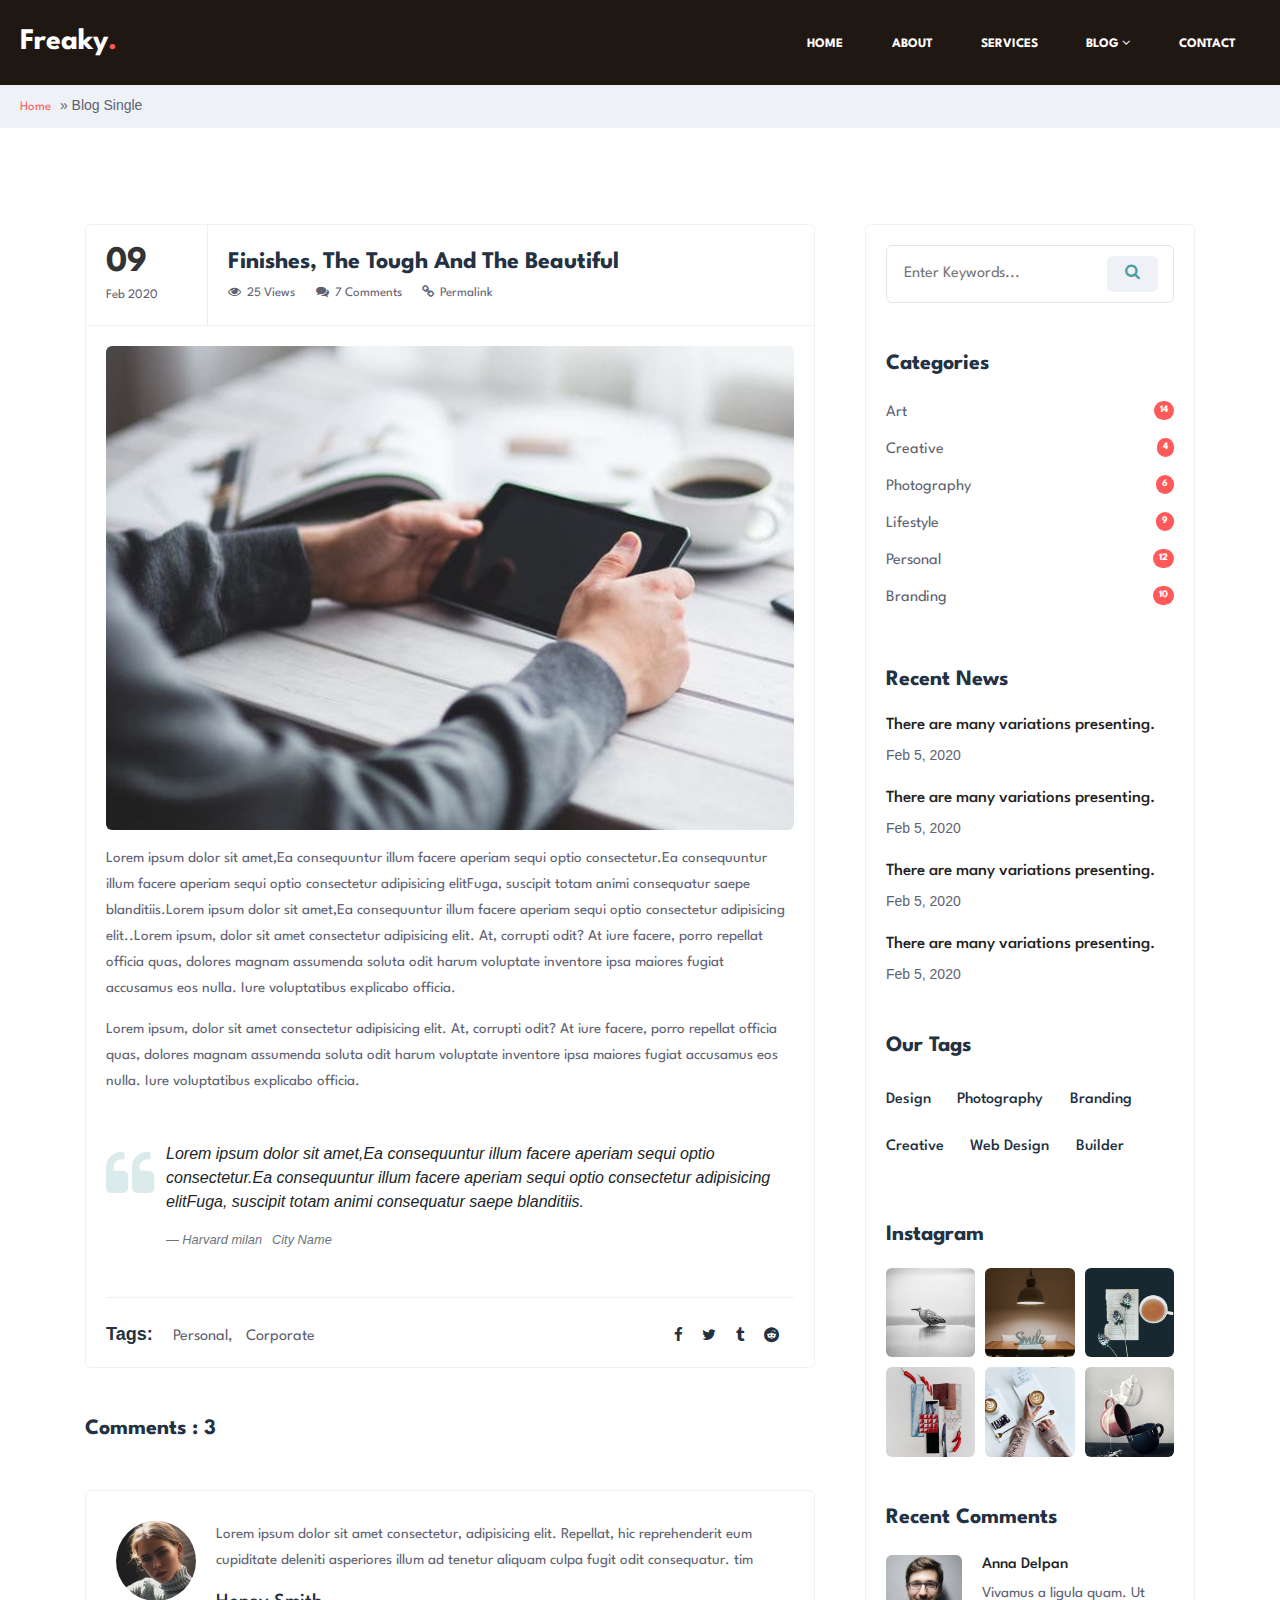
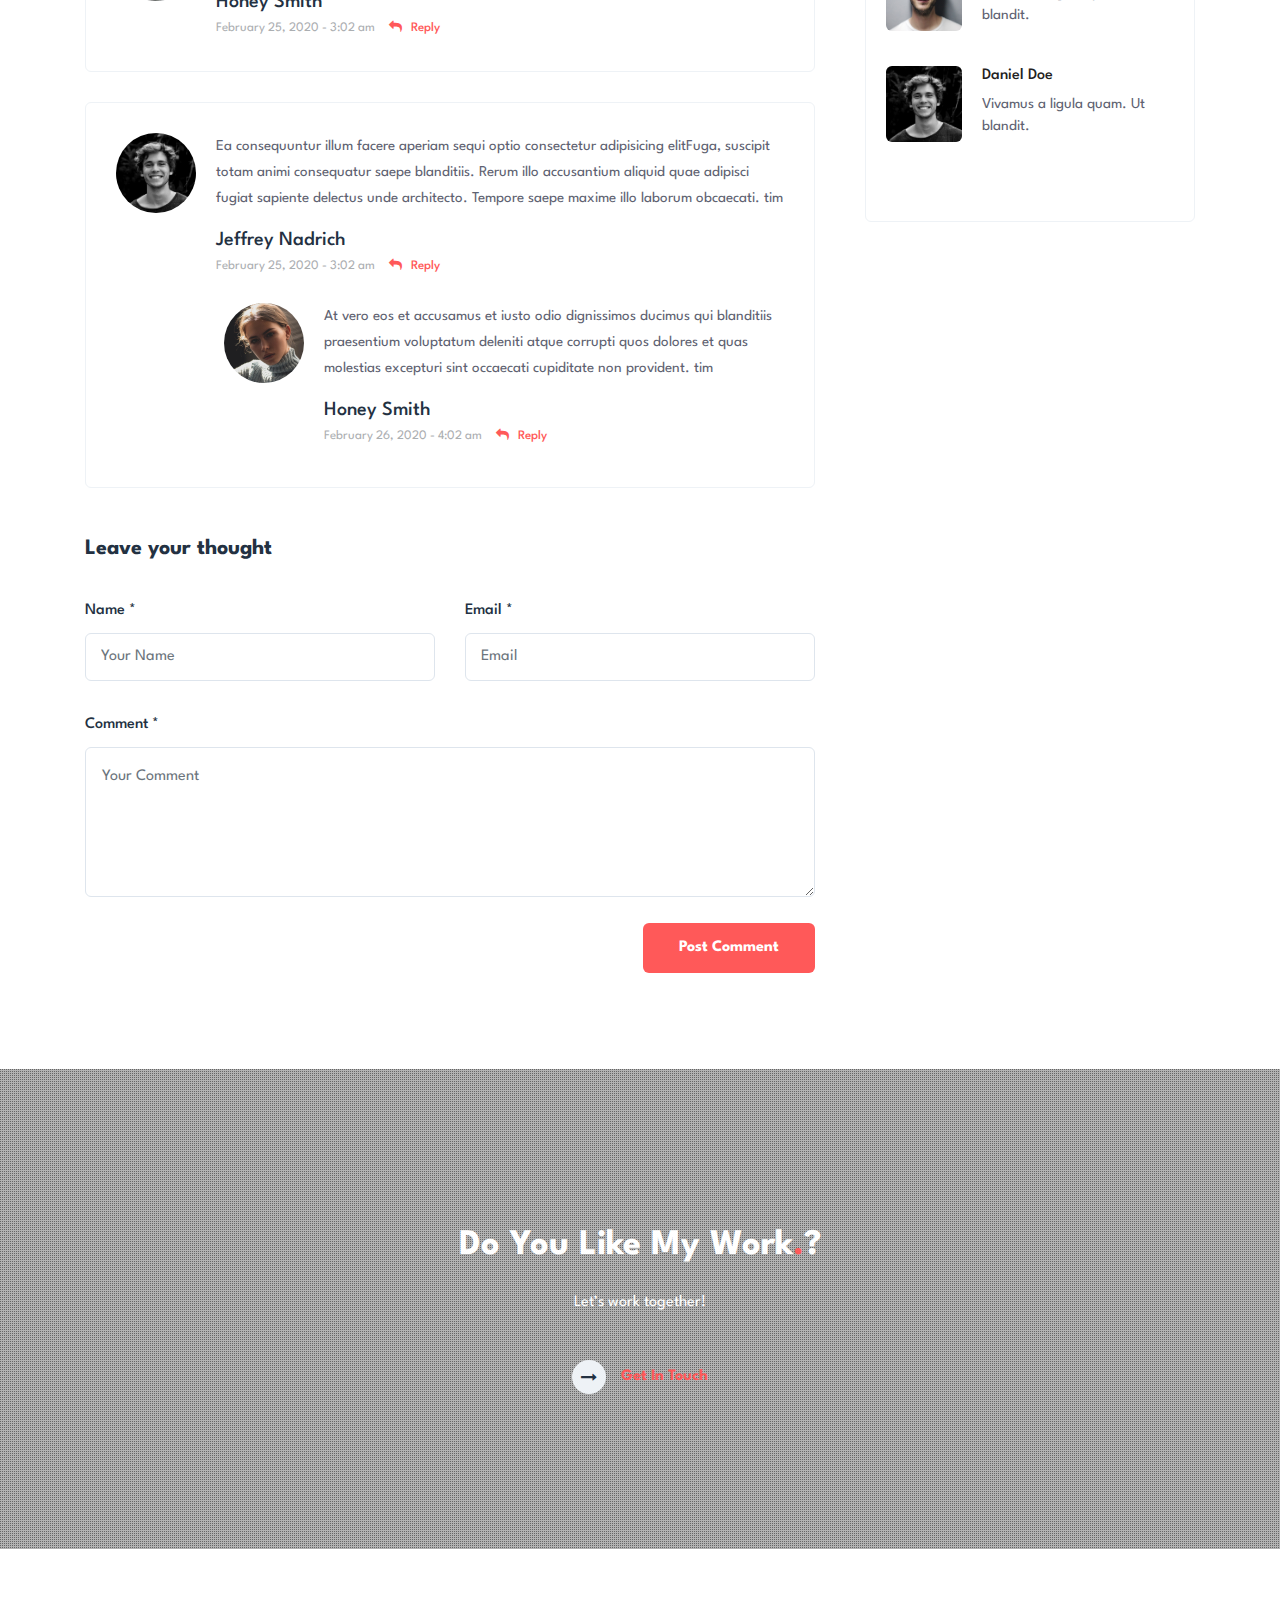
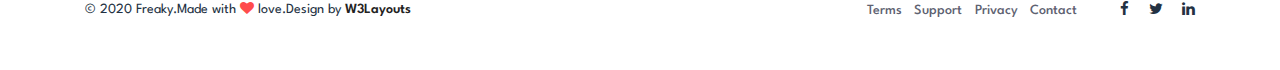
<file: blog-single.html>
<!doctype html>
<html lang="zxx">

<head>
	<!-- Required meta tags -->
	<meta charset="utf-8">
	<meta name="viewport" content="width=device-width, initial-scale=1, shrink-to-fit=no">
	<title>Freaky a Personal Category Bootstrap Responsive Website Template | Blog Single </title>
	<!-- Template CSS -->
	<link rel="stylesheet" href="assets/css/style-liberty.css">
	<!-- Template CSS -->
	<link href="//fonts.googleapis.com/css?family=Spartan:400,500,600,700,900&display=swap" rel="stylesheet">
	<!-- Template CSS -->

</head>

<body>
	<section class="w3l-banner-main w3l-inner-page-main">
		<div class="breadcrumb-infhny">
			<header id="site-header" class="header-top">
				<nav class="navbar navbar-expand-lg shift " id="header">
					<a class="navbar-brand" href="index.html">
						Freaky<span class="dot-1">.</span>
					</a>
					<button class="navbar-toggler bg-gradient" type="button" data-toggle="collapse"
						data-target="#navbarTogglerDemo02" aria-controls="navbarTogglerDemo02" aria-expanded="false"
						aria-label="Toggle navigation"><span class="navbar-toggler-icon fa fa-bars"> </span>
					</button>

					<div class="collapse navbar-collapse" id="navbarTogglerDemo02">
						<ul class="navbar-nav ml-auto">
							<li class="nav-item">
								<a class="nav-link" href="#site-header">Home <span class="sr-only">(current)</span></a>
							</li>
							<li class="nav-item">
								<a class="nav-link effect-3" href="about.html">About</a>
							</li>
							<li class="nav-item">
								<a class="nav-link effect-3" href="services.html">Services</a>
							</li>
							<li class="nav-item dropdown">
								<a class="nav-link dropdown-toggle effect-3" href="#" id="navbarDropdown" role="button"
									data-toggle="dropdown" aria-haspopup="true" aria-expanded="false">
									Blog <span class="fa fa-angle-down"></span>
								</a>
								<div class="dropdown-menu" aria-labelledby="navbarDropdown">
									<a class="dropdown-item effect-3" href="blog.html">Blog</a>
									<a class="dropdown-item effect-3" href="blog-single.html">Blog Single</a>
								</div>
							</li>


							<li class="nav-item">
								<a class="nav-link effect-3" href="contact.html">Contact</a>
							</li>
						</ul>

					</div>
				</nav>
			</header>

		</div>
		<nav id="breadcrumbs" class="breadcrumbs">
			<div class="page-wrapper">
				<a href="#">Home</a> » <span class="breadcrumb_last" aria-current="page">Blog Single</span></div>
		</nav>
	</section>
	<section class="blog-post-main">
		<!--/blog-content-->
		<div class="blog-content-inf py-5">
			<div class="container py-lg-5">
				<!--/blog-grids-->
				<div class="w3layouts-news">
					<div class="row align-news-grid d-grid">
						<div class="col-lg-8 w3ls-blog-left">
							<!--/blog-gridhny-->
							<div class="w3-blog-gridhny">
								<div class="w3-blog-left-grid">
									<div class="date-content">
										<span class="day">09</span>
										<span class="year-hny">Feb 2020</span>
									</div>
									<div class="date-content-info">
										<h3 class="wthree-post-title"><a class="w3l-blog-title" href="#">Finishes, the
												tough
												and the beautiful</a></h3>
										<ul class="blog-review-icons">
											<li><a href="#"><span class="fa fa-eye" aria-hidden="true"></span> 25
													Views</a>
											</li>
											<li><a href="#"><span class="fa fa-comments" aria-hidden="true"></span> 7
													Comments</a></li>
											<li><a href="#"><span class="fa fa-link" aria-hidden="true"></span>
													Permalink</a>
											</li>
										</ul>
									</div>
								</div>
								<div class="blog-gridhny-info">
									<a href="#"><img src="assets/images/2.jpg" alt=" " class="img-fluid" /></a>

									<p>Lorem ipsum dolor sit amet,Ea consequuntur illum facere aperiam sequi optio
										consectetur.Ea consequuntur illum facere aperiam sequi optio consectetur
										adipisicing
										elitFuga, suscipit totam animi consequatur saepe blanditiis.Lorem ipsum dolor
										sit
										amet,Ea consequuntur illum facere aperiam sequi optio consectetur adipisicing
										elit..Lorem ipsum, dolor sit amet consectetur adipisicing elit. At, corrupti
										odit?
										At iure facere, porro repellat officia quas, dolores magnam assumenda soluta
										odit
										harum voluptate inventore ipsa maiores fugiat accusamus eos nulla. Iure
										voluptatibus
										explicabo officia.</p>
									<p>Lorem ipsum, dolor sit amet consectetur adipisicing elit. At, corrupti odit? At
										iure
										facere, porro repellat officia quas, dolores magnam assumenda soluta odit harum
										voluptate inventore ipsa maiores fugiat accusamus eos nulla. Iure voluptatibus
										explicabo officia.</p>

									<blockquote class="blockquote my-5">
										<div class="icon-quote"><span class="fa fa-quote-left"
												aria-hidden="true"></span>
										</div>
										Lorem ipsum dolor sit amet,Ea consequuntur illum facere aperiam sequi optio
										consectetur.Ea
										consequuntur illum facere aperiam sequi optio consectetur adipisicing elitFuga,
										suscipit totam
										animi consequatur saepe blanditiis.
										<footer class="blockquote-footer mt-3">
											Harvard milan
											<cite title="Source Title pl-2">City Name</cite>
										</footer>
									</blockquote>

									<footer class="blog-post-details-footer">
										<div class="row">
											<div class="col-md-6 text-center text-sm-left">
												<div class="post-tags"><span>Tags: </span><a href="#">Personal, </a> <a
														href="#"> Corporate</a></div>
											</div>
											<div class="col-md-6 text-center text-sm-right">
												<div class="share-icons mt-sm-20">
													<a href="#"><span class="fa fa-facebook"></span></a>
													<a href="#"><span class="fa fa-twitter"></span></a>
													<a href="#"><span class="fa fa-tumblr"></span></a>
													<a href="#"><span class="fa fa-reddit"></span></a>

												</div>
											</div>
									</footer>
								</div>
							</div>
							<!--//blog-gridhny-->
							<!--/comment-->
							<div class="comments mt-5">
								<h4 class="side-title ">Comments : 3</h4>
								<div class="media mt-5">
									<div class="img-circle">
										<img src="assets/images/admin.jpg" class="img-fluid" alt="...">
									</div>
									<div class="media-body">

										Lorem ipsum dolor sit amet consectetur, adipisicing elit. Repellat, hic
										reprehenderit eum cupiditate deleniti asperiores illum ad tenetur aliquam culpa
										fugit odit consequatur.

										tim<ul class="time-rply mt-3">
											<li><a href="#URL" class="name d-block">Honey Smith</a>
												February 25, 2020 - 3:02 am

											</li>
											<li class="reply-last">
												<a href="#reply" class="reply"><span class="fa fa-reply"
														aria-hidden="true"></span> Reply</a>
											</li>
										</ul>
									</div>
								</div>

								<div class="media">
									<div class="img-circle">
										<img src="assets/images/team2.jpg" class="img-fluid" alt="...">
									</div>
									<div class="media-body">

										Ea consequuntur illum facere aperiam sequi optio consectetur adipisicing
										elitFuga,
										suscipit totam animi consequatur saepe blanditiis. Rerum illo accusantium
										aliquid
										quae adipisci fugiat sapiente delectus unde architecto. Tempore saepe maxime
										illo
										laborum obcaecati.
										tim<ul class="time-rply mt-3">
											<li><a href="#URL" class="name d-block">Jeffrey Nadrich</a>
												February 25, 2020 - 3:02 am

											</li>
											<li class="reply-last">
												<a href="#reply" class="reply"><span class="fa fa-reply"
														aria-hidden="true"></span> Reply</a>
											</li>
										</ul>
										<div class="media second mt-3 p-2">
											<a class="img-circle img-circle-sm" href="#">
												<img src="assets/images/admin.jpg" class="img-fluid" alt="...">
											</a>
											<div class="media-body">

												At vero eos et accusamus et iusto odio dignissimos ducimus qui
												blanditiis
												praesentium voluptatum deleniti atque corrupti quos dolores et quas
												molestias excepturi sint occaecati cupiditate non provident.
												tim<ul class="time-rply mt-3">
													<li><a href="#URL" class="name d-block">Honey Smith</a>
														February 26, 2020 - 4:02 am

													</li>
													<li class="reply-last">
														<a href="#reply" class="reply"><span class="fa fa-reply"
																aria-hidden="true"></span> Reply</a>
													</li>
												</ul>
											</div>
										</div>
									</div>
								</div>
							</div>
							<!--//comment-->
							<!--/Leave-comment-->
							<div class="leave-comment-form mt-lg-5 mt-4" id="comment">
								<h4 class="side-title">Leave your thought</h4>
								<form action="#" method="post">
									<div class="input-grids row">

										<div class="form-group col-lg-6">
											<label>Name *</label>
											<input type="text" name="Name" class="form-control" placeholder="Your Name"
												required="">
										</div>
										<div class="form-group col-lg-6">
											<label>Email *</label>
											<input type="email" name="Email" class="form-control" placeholder="Email"
												required="">
										</div>

									</div>
									<div class="form-group">
										<label>Comment *</label>
										<textarea name="Comment" class="form-control" placeholder="Your Comment"
											required="" spellcheck="false"></textarea>
									</div>


									<div class="submit text-right">
										<button class="btn btn-primary">Post Comment
										</button></div>
								</form>
							</div>
							<!--/Leave-comment-->

						</div>
						<div class="col-lg-4 w3-hny-b-blog-right">
							<aside>
								<div class="side-bar-hny">
									<div class="side-gridhny mb-lg-5 mb-4">
										<form action="#" class="subscribehny d-flex" method="post">
											<input type="search" name="search" placeholder="Enter Keywords..."
												required="">
											<button class="btn"><span class="fa fa-search"
													aria-hidden="true"></span></button>
										</form>
									</div>

									<div class="side-gridhny mb-lg-5 mb-4">
										<h4 class="side-title">Categories</h4>
										<ul class="list-group single">
											<li class="list-group-item align-items-center">
												<a href="#"><span class="category">Art</span> <span
														class="badge badge-primary badge-pill">14</span>
													<div class="clearfix"></div>
												</a>
											</li>
											<li class="list-group-item align-items-center">
												<a href="#"><span class="category">Creative</span> <span
														class="badge badge-primary badge-pill">4</span>
													<div class="clearfix"></div>
												</a>
											</li>
											<li class="list-group-item align-items-center">
												<a href="#"><span class="category">Photography</span> <span
														class="badge badge-primary badge-pill">6</span>
													<div class="clearfix"></div>
												</a>
											</li>
											<li class="list-group-item align-items-center">
												<a href="#"><span class="category">Lifestyle</span> <span
														class="badge badge-primary badge-pill">9</span>
													<div class="clearfix"></div>
												</a>
											</li>
											<li class="list-group-item align-items-center">
												<a href="#"><span class="category">Personal</span> <span
														class="badge badge-primary badge-pill">12</span>
													<div class="clearfix"></div>
												</a>
											</li>
											<li class="list-group-item align-items-center">
												<a href="#"><span class="category">Branding</span> <span
														class="badge badge-primary badge-pill">10</span>
													<div class="clearfix"></div>
												</a>
											</li>
										</ul>
									</div>


									<div class="side-gridhny mb-lg-5 mb-4">
										<h4 class="side-title">Recent News</h4>
										<div class="post-item-grid">
											<div class="post-thumb">

												<h4 class="post-title">
													<a href="#">There are many variations presenting.</a>
												</h4>
												<div class="post-meta">
													<span class="author-date">Feb 5, 2020</span>
												</div>


											</div>
										</div>
										<div class="post-item-grid">
											<div class="post-thumb">

												<h4 class="post-title">
													<a href="#">There are many variations presenting.</a>
												</h4>
												<div class="post-meta">
													<span class="author-date">Feb 5, 2020</span>
												</div>


											</div>
										</div>
										<div class="post-item-grid">
											<div class="post-thumb">

												<h4 class="post-title">
													<a href="#">There are many variations presenting.</a>
												</h4>
												<div class="post-meta">
													<span class="author-date">Feb 5, 2020</span>
												</div>


											</div>
										</div>
										<div class="post-item-grid">
											<div class="post-thumb">

												<h4 class="post-title">
													<a href="#">There are many variations presenting.</a>
												</h4>
												<div class="post-meta">
													<span class="author-date">Feb 5, 2020</span>
												</div>


											</div>
										</div>
									</div>

									<div class="side-gridhny mb-lg-5 mb-4">
										<h4 class="side-title">Our Tags</h4>
										<div class="tags-w3l">
											<a href="#" class="btn">Design</a>
											<a href="#" class="btn">Photography</a>
											<a href="#" class="btn">Branding</a>
											<a href="#" class="btn">Creative</a>
											<a href="#" class="btn">Web Design</a>
											<a href="#" class="btn">Builder</a>

										</div>
									</div>
									<div class="side-gridhny mb-5">
										<h4 class="side-title">Instagram
										</h4>
										<div class="post-gallery-grid">
											<div class="b-img"> <a href="#"><img src="assets/images/g1.jpg"
														class="img-fluid" alt=""></a></div>
											<div class="b-img"> <a href="#"><img src="assets/images/g2.jpg"
														class="img-fluid" alt=""></a></div>
											<div class="b-img"> <a href="#"><img src="assets/images/g3.jpg"
														class="img-fluid" alt=""></a></div>
											<div class="b-img"> <a href="#"><img src="assets/images/g4.jpg"
														class="img-fluid" alt=""></a></div>
											<div class="b-img"> <a href="#"><img src="assets/images/g5.jpg"
														class="img-fluid" alt=""></a></div>
											<div class="b-img"> <a href="#"><img src="assets/images/g6.jpg"
														class="img-fluid" alt=""></a></div>


										</div>
									</div>
									<div class="side-gridhny mb-lg-5 mb-4">
										<h4 class="side-title">Recent <span>Comments</span></h4>
										<div class="mag-small-post">
											<div class="post-item-grid row mt-4">
												<div class="mag-post-thumb-img col-4">
													<a href="#"><img src="assets/images/team1.jpg" class="img-fluid"
															alt=""></a>

												</div>
												<div class="mag-post-details col-8">
													<h4 class="mag-post-cate mb-2">
														<a href="#">Anna Delpan</a> </h4>

													<p>Vivamus a ligula quam. Ut blandit.</p>
												</div>
											</div>

											<div class="post-item-grid row mt-4">
												<div class="mag-post-thumb-img col-4">
													<a href="#"><img src="assets/images/team2.jpg" class="img-fluid"
															alt=""></a>

												</div>
												<div class="mag-post-details col-8">
													<h4 class="mag-post-cate mb-2">
														<a href="#"> Daniel Doe</a>
													</h4>
													<p>Vivamus a ligula quam. Ut blandit.</p>

												</div>
											</div>

										</div>
									</div>

								</div>

							</aside>
						</div>
					</div>
				</div>
				<!-- //news -->
			</div>

		</div>
		</div>
		<!--//blog-content-->

	</section>
	<!--/w3l-download-main-->
	<section class="w3l-download-main">
		<!--/download-->
		<div class="download-content text-center">
			<div class="layer-2 py-5">
				<div class="container py-lg-3">
					<h3 class="hny-title two">Do you like my work<span class="dot-1">.</span>?</h3>
					<h6>Let’s work together!</h6>
					<div class="read-more mt-lg-5 mt-4">
						<a href="contact.html" class="read-more">
							<span class="more_icon fa fa-long-arrow-right"></span>
							<span class="more_text">Get In Touch</span>
						</a>
					</div>
				</div>
			</div>
		</div>
		</div>
		<!--//download-->
	</section>
	<!--//w3l-download-main-->
	<!-- footer -->
	<footer class="w3l-footer-16">
		<div class="footer-content py-lg-5 py-4 text-center">
			<div class="container">
				<div class="row copy-right">
					<div class="col-lg-6 footer-left text-lg-left text-center">
						<h6>© 2020 Freaky.Made with <span class="fa fa-heart" aria-hidden="true"></span> love.Design by
							<a href="https://w3layouts.com/" target="_blank">
								W3Layouts</a></h6>
					</div>
					<div class="col-lg-6 footer-right text-lg-right text-center">
						<ul class="footer-gd-16">
							<li><a href="#">Terms</a></li>
							<li><a href="#">Support</a></li>
							<li><a href="#">Privacy</a></li>
							<li><a href="contact.html">Contact</a></li>
						</ul>
						<div class="share-icons-footer ml-lg-4">
							<a href="#"><span class="fa fa-facebook"></span></a>
							<a href="#"><span class="fa fa-twitter"></span></a>
							<a href="#"><span class="fa fa-linkedin"></span></a>
						</div>
					</div>
				</div>
				<button onclick="topFunction()" id="movetop" title="Go to top">
					<span class="fa fa-angle-up"></span>
				</button>
			</div>
		</div>

		<!-- move top -->
		<script>
			// When the user scrolls down 20px from the top of the document, show the button
			window.onscroll = function () {
				scrollFunction()
			};

			function scrollFunction() {
				if (document.body.scrollTop > 20 || document.documentElement.scrollTop > 20) {
					document.getElementById("movetop").style.display = "block";
				} else {
					document.getElementById("movetop").style.display = "none";
				}
			}

			// When the user clicks on the button, scroll to the top of the document
			function topFunction() {
				document.body.scrollTop = 0;
				document.documentElement.scrollTop = 0;
			}
		</script>
		<!-- //move top -->
		<script>
			$(function () {
				$('.navbar-toggler').click(function () {
					$('body').toggleClass('noscroll');
				})
			});
		</script>
	</footer>
	<!-- //footer -->
</body>

</html>
<script src="assets/js/jquery-3.3.1.min.js"></script>
<!-- disable body scroll which navbar is in active -->
<script>
	$(function () {
		$('.navbar-toggler').click(function () {
			$('body').toggleClass('noscroll');
		})
	});
</script>
<!--/MENU-JS-->
<script>
	$(window).on("scroll", function () {
		var scroll = $(window).scrollTop();

		if (scroll >= 80) {
			$("#site-header").addClass("nav-fixed");
		} else {
			$("#site-header").removeClass("nav-fixed");
		}
	});

	//Main navigation Active Class Add Remove
	$(".navbar-toggler").on("click", function () {
		$("header").toggleClass("active");
	});
	$(document).on("ready", function () {
		if ($(window).width() > 991) {
			$("header").removeClass("active");
		}
		$(window).on("resize", function () {
			if ($(window).width() > 991) {
				$("header").removeClass("active");
			}
		});
	});
</script>
<!--//MENU-JS-->
<!-- disable body scroll which navbar is in active -->
<!-- //jQuery-Photo-filter-lightbox-portfolio-plugin -->
<script src="assets/js/bootstrap.min.js"></script>
</file>
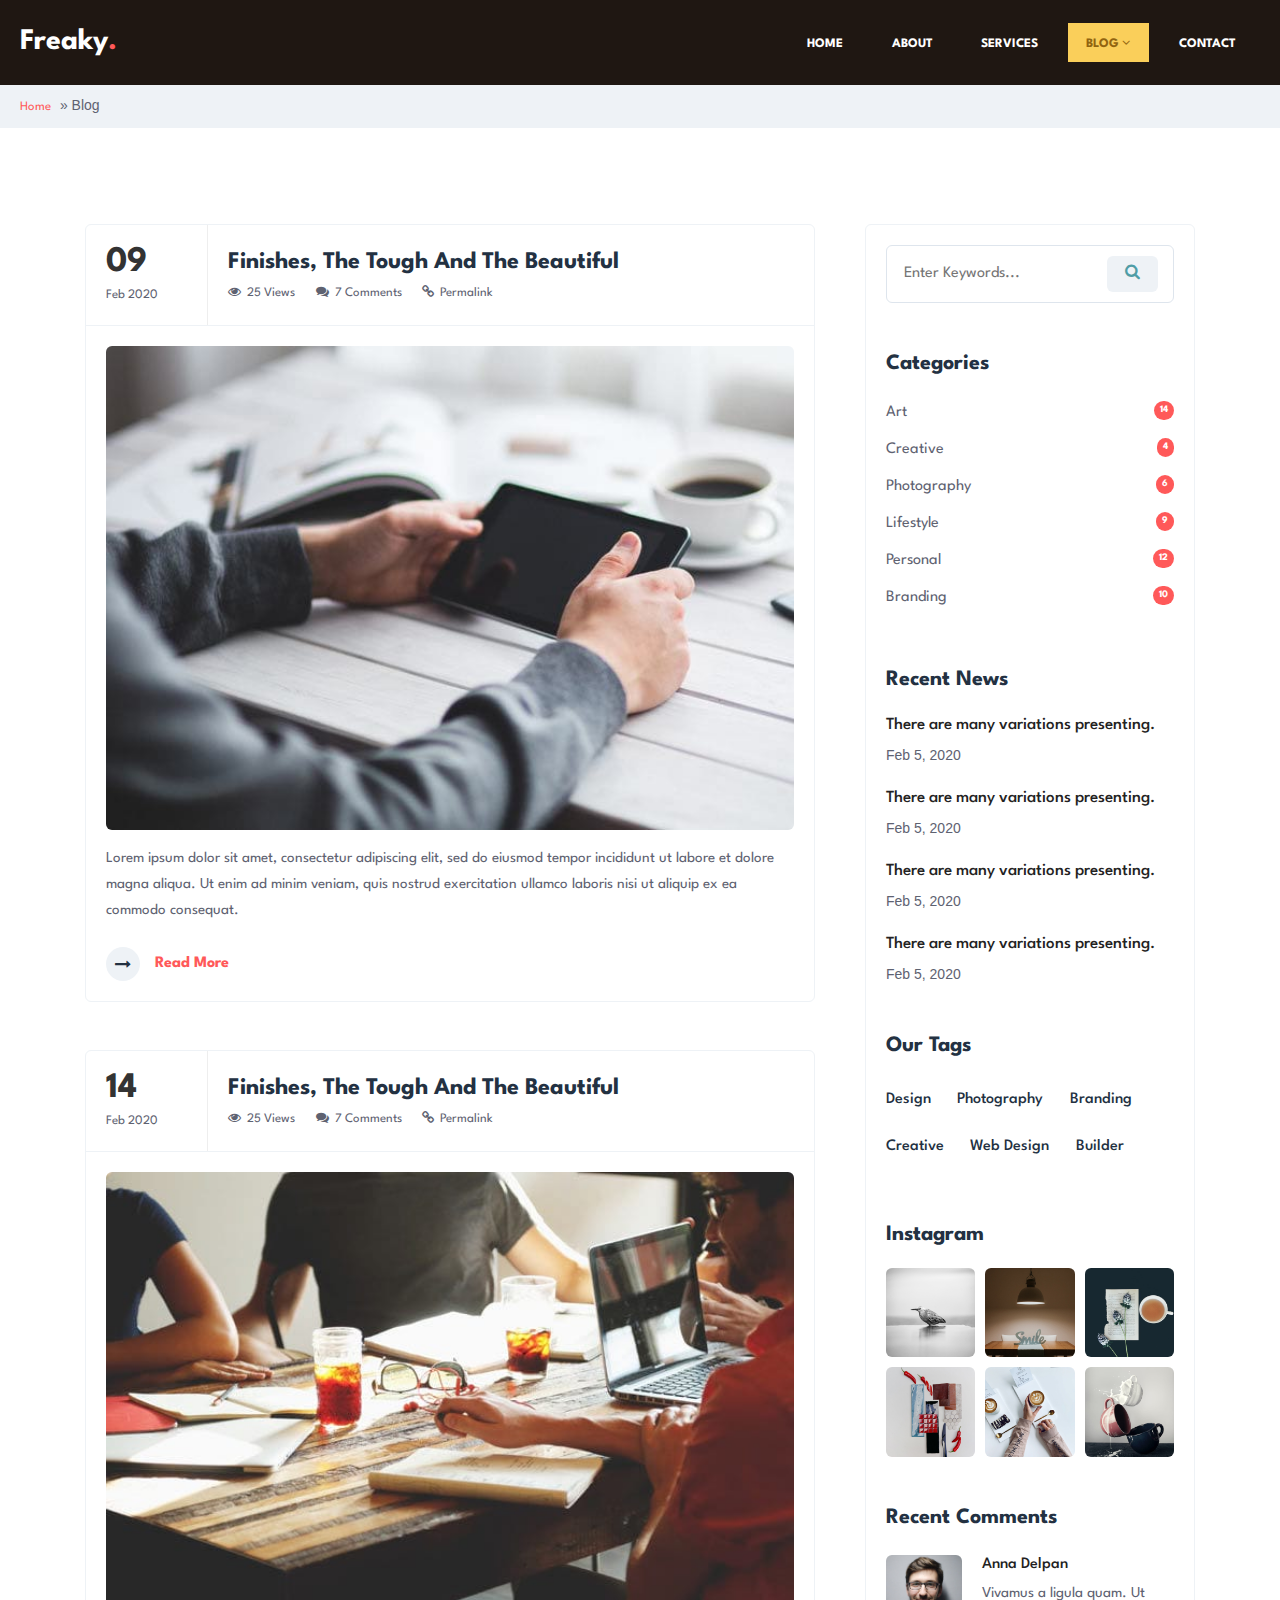
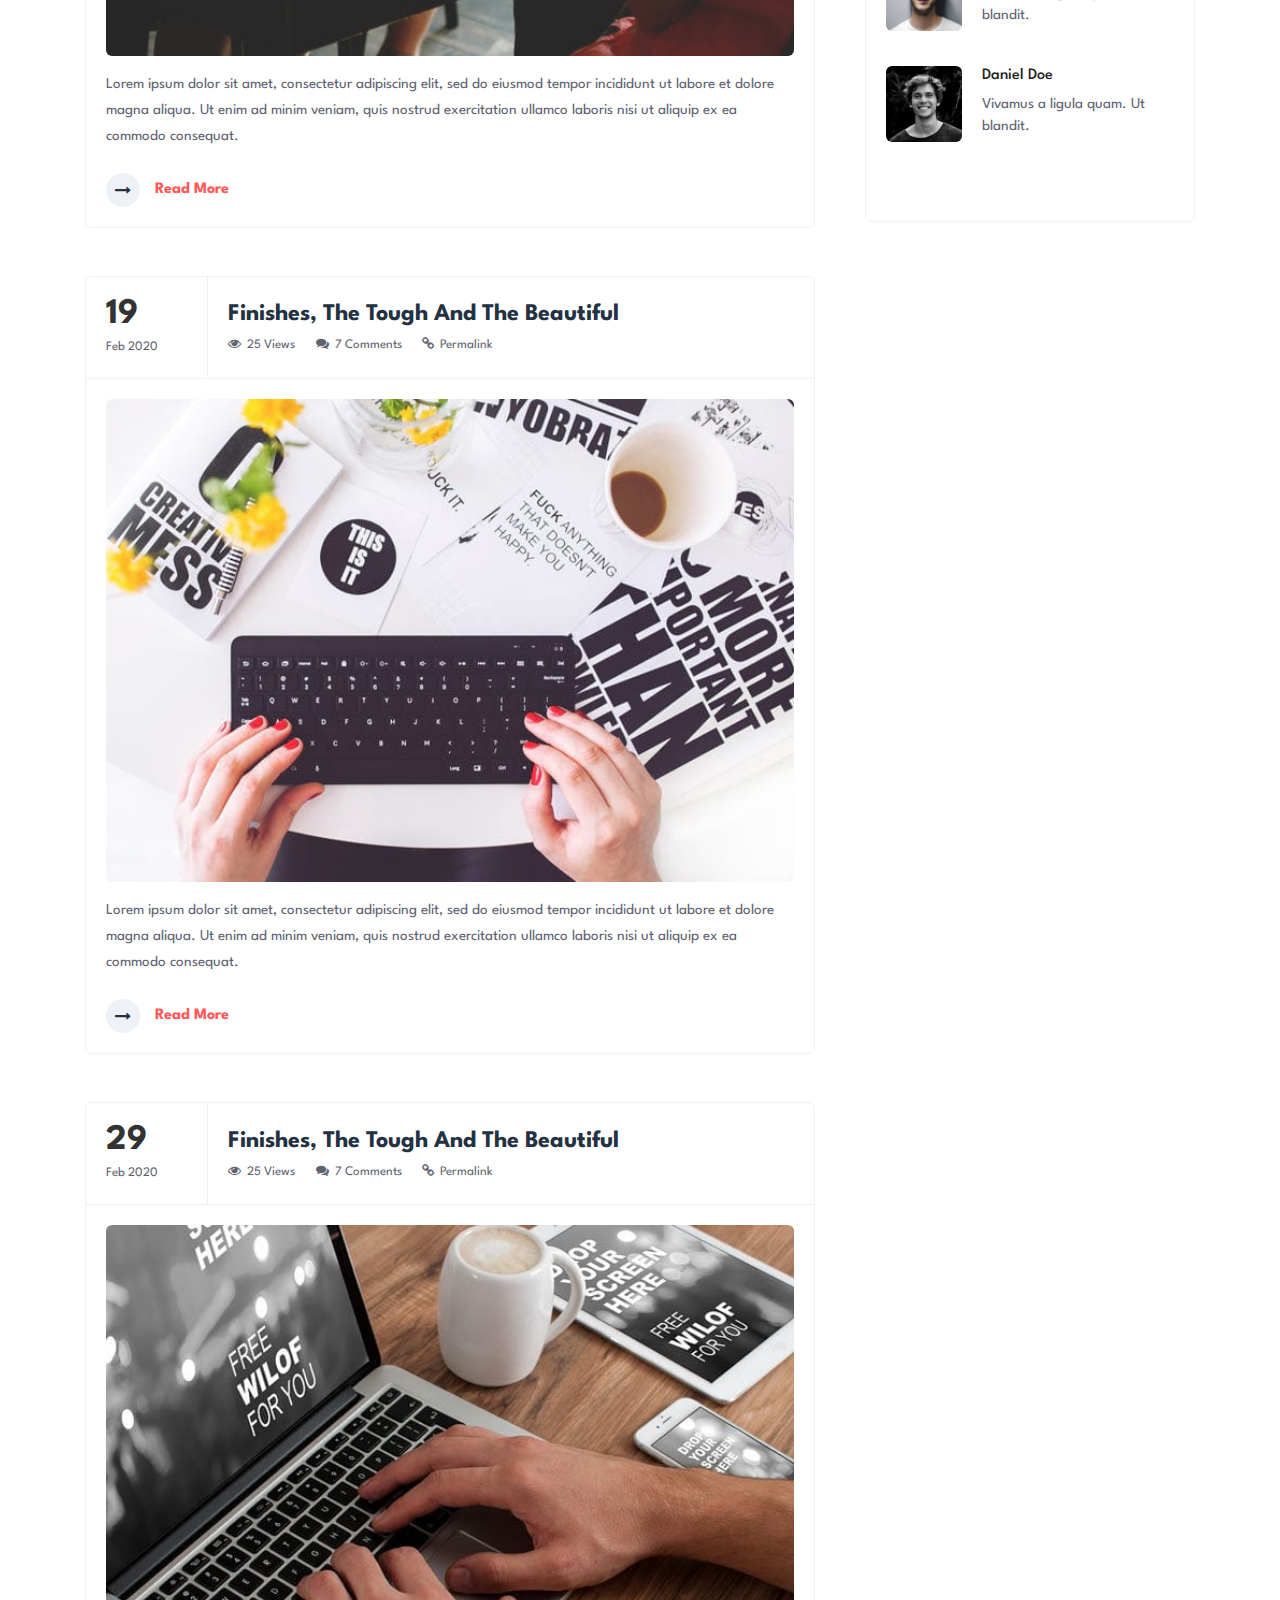
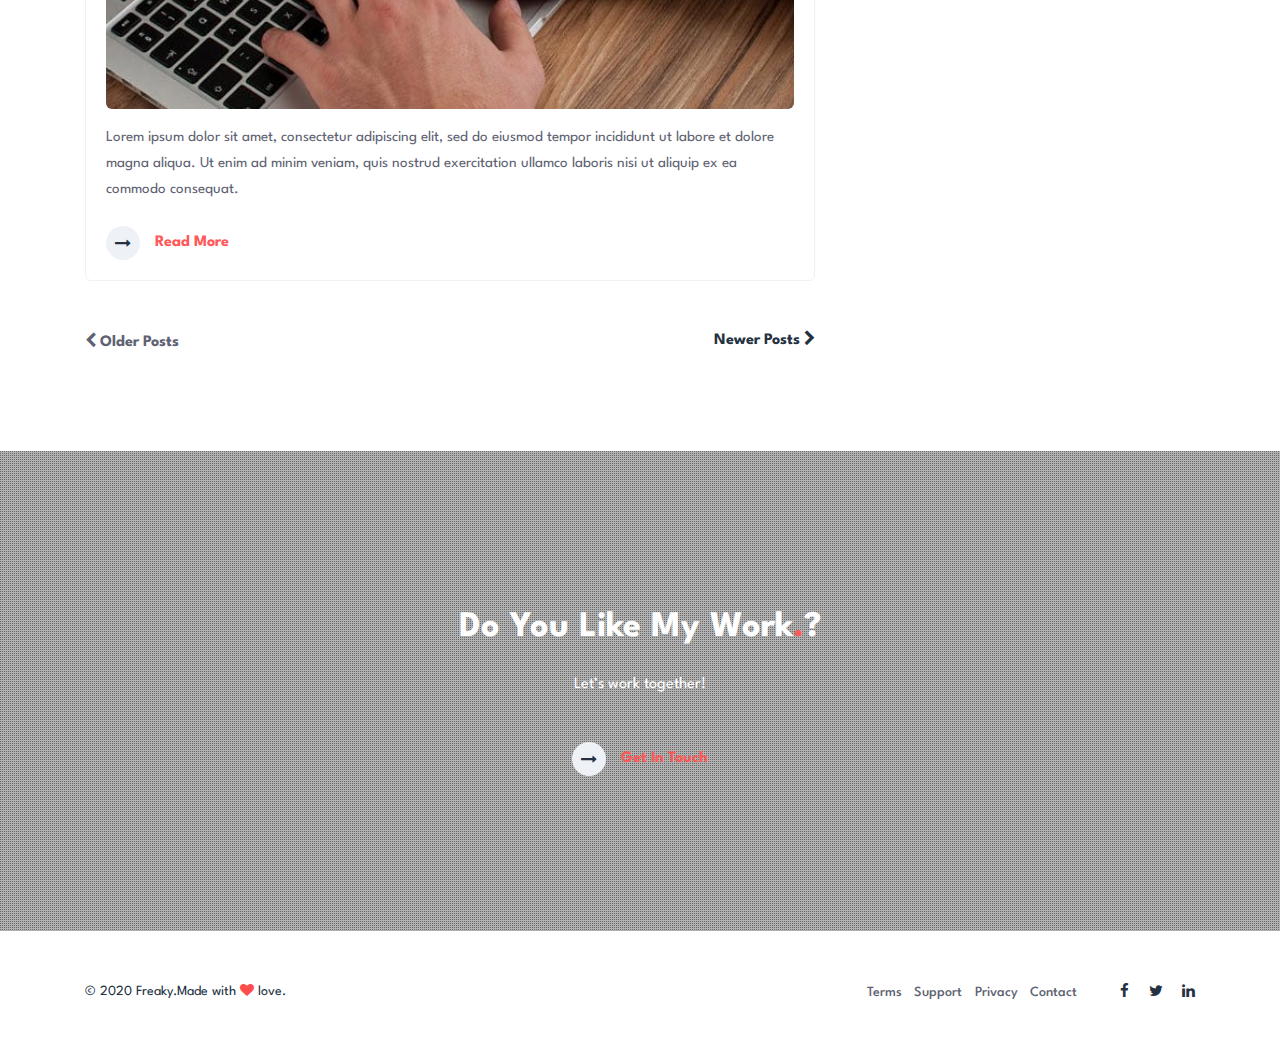
<file: blog.html>
<!doctype html>
<html lang="zxx">

<head>
  <!-- Required meta tags -->
  <meta charset="utf-8">
  <meta name="viewport" content="width=device-width, initial-scale=1, shrink-to-fit=no">
  <title>Freaky a Personal Category Bootstrap Responsive Website Template | Blog </title>
  <!-- Template CSS -->
  <link rel="stylesheet" href="assets/css/style-liberty.css">
  <!-- Template CSS -->
  <link href="//fonts.googleapis.com/css?family=Spartan:400,500,600,700,900&display=swap" rel="stylesheet">
  <!-- Template CSS -->

</head>
<body>

<section class="w3l-banner-main w3l-inner-page-main">
  <div class="breadcrumb-infhny">
    <header id="site-header" class="header-top">
      <nav class="navbar navbar-expand-lg shift " id="header">
        <a class="navbar-brand" href="index.html">
          Freaky<span class="dot-1">.</span>
        </a>
        <button class="navbar-toggler bg-gradient" type="button" data-toggle="collapse"
          data-target="#navbarTogglerDemo02" aria-controls="navbarTogglerDemo02" aria-expanded="false"
          aria-label="Toggle navigation"><span class="navbar-toggler-icon fa fa-bars"> </span>
        </button>

        <div class="collapse navbar-collapse" id="navbarTogglerDemo02">
          <ul class="navbar-nav ml-auto">
            <li class="nav-item">
              <a class="nav-link" href="#site-header">Home <span class="sr-only">(current)</span></a>
            </li>
            <li class="nav-item">
              <a class="nav-link effect-3" href="about.html">About</a>
            </li>
            <li class="nav-item">
              <a class="nav-link effect-3" href="services.html">Services</a>
            </li>
            <li class="nav-item dropdown active">
              <a class="nav-link dropdown-toggle effect-3" href="#" id="navbarDropdown" role="button"
                data-toggle="dropdown" aria-haspopup="true" aria-expanded="false">
                Blog <span class="fa fa-angle-down"></span>
              </a>
              <div class="dropdown-menu" aria-labelledby="navbarDropdown">
                <a class="dropdown-item effect-3" href="blog.html">Blog</a>
                <a class="dropdown-item effect-3" href="blog-single.html">Blog Single</a>
              </div>
            </li>


            <li class="nav-item">
              <a class="nav-link effect-3" href="contact.html">Contact</a>
            </li>
          </ul>

        </div>
      </nav>
    </header>

  </div>
  <nav id="breadcrumbs" class="breadcrumbs">
    <div class="page-wrapper">
      <a href="#">Home</a> » <span class="breadcrumb_last" aria-current="page">Blog</span></div>
  </nav>
</section>
<section class="blog-post-main">
	<!--/blog-content-->
	<div class="blog-content-inf py-5">
		<div class="container py-lg-5">
			<!--/blog-grids-->
			<div class="w3layouts-news">
				<div class="row align-news-grid d-grid">
					<div class="col-lg-8 w3ls-blog-left">
						<!--/blog-gridhny-->
						<div class="w3-blog-gridhny">
							<div class="w3-blog-left-grid">
								<div class="date-content">
									<span class="day">09</span>
									<span class="year-hny">Feb 2020</span>
								</div>
								<div class="date-content-info">
									<h3 class="wthree-post-title"><a class="w3l-blog-title"
											href="blog-single.html">Finishes, the tough and the beautiful</a></h3>
									<ul class="blog-review-icons">
										<li><a href="blog-single.html"><span class="fa fa-eye"
													aria-hidden="true"></span> 25
												Views</a>
										</li>
										<li><a href="blog-single.html"><span class="fa fa-comments"
													aria-hidden="true"></span> 7
												Comments</a></li>
										<li><a href="blog-single.html"><span class="fa fa-link"
													aria-hidden="true"></span>
												Permalink</a>
										</li>
									</ul>
								</div>
							</div>
							<div class="blog-gridhny-info">
								<a href="blog-single.html"><img src="assets/images/2.jpg" alt=" "
										class="img-fluid" /></a>

								<p>Lorem ipsum dolor sit amet, consectetur adipiscing elit,
									sed do eiusmod tempor incididunt ut labore et dolore magna aliqua.
									Ut enim ad minim veniam, quis nostrud exercitation ullamco laboris
									nisi ut aliquip ex ea commodo consequat.</p>
								<div class="read-more mt-4">
									<a href="blog-single.html" class="read-more">
										<span class="more_icon fa fa-long-arrow-right"></span>
										<span class="more_text">Read More</span>
									</a>
								</div>
							</div>
						</div>
						<!--//blog-gridhny-->
						<!--/blog-gridhny-->
						<div class="w3-blog-gridhny">
							<div class="w3-blog-left-grid">
								<div class="date-content">
									<span class="day">14</span>
									<span class="year-hny">Feb 2020</span>
								</div>
								<div class="date-content-info">
									<h3 class="wthree-post-title"><a class="w3l-blog-title"
											href="blog-single.html">Finishes, the tough and the beautiful</a></h3>
									<ul class="blog-review-icons">
										<li><a href="blog-single.html"><span class="fa fa-eye"
													aria-hidden="true"></span> 25
												Views</a>
										</li>
										<li><a href="blog-single.html"><span class="fa fa-comments"
													aria-hidden="true"></span> 7
												Comments</a></li>
										<li><a href="blog-single.html"><span class="fa fa-link"
													aria-hidden="true"></span>
												Permalink</a>
										</li>
									</ul>
								</div>
							</div>
							<div class="blog-gridhny-info">
								<a href="blog-single.html"><img src="assets/images/1.jpg" alt=" "
										class="img-fluid" /></a>

								<p>Lorem ipsum dolor sit amet, consectetur adipiscing elit,
									sed do eiusmod tempor incididunt ut labore et dolore magna aliqua.
									Ut enim ad minim veniam, quis nostrud exercitation ullamco laboris
									nisi ut aliquip ex ea commodo consequat.</p>
								<div class="read-more mt-4">
									<a href="blog-single.html" class="read-more">
										<span class="more_icon fa fa-long-arrow-right"></span>
										<span class="more_text">Read More</span>
									</a>
								</div>
							</div>
						</div>
						<!--//blog-gridhny-->
						<!--/blog-gridhny-->
						<div class="w3-blog-gridhny">
							<div class="w3-blog-left-grid">
								<div class="date-content">
									<span class="day">19</span>
									<span class="year-hny">Feb 2020</span>
								</div>
								<div class="date-content-info">
									<h3 class="wthree-post-title"><a class="w3l-blog-title"
											href="blog-single.html">Finishes, the tough and the beautiful</a></h3>
									<ul class="blog-review-icons">
										<li><a href="blog-single.html"><span class="fa fa-eye"
													aria-hidden="true"></span> 25
												Views</a>
										</li>
										<li><a href="blog-single.html"><span class="fa fa-comments"
													aria-hidden="true"></span> 7
												Comments</a></li>
										<li><a href="blog-single.html"><span class="fa fa-link"
													aria-hidden="true"></span>
												Permalink</a>
										</li>
									</ul>
								</div>
							</div>
							<div class="blog-gridhny-info">
								<a href="blog-single.html"><img src="assets/images/3.jpg" alt=" "
										class="img-fluid" /></a>

								<p>Lorem ipsum dolor sit amet, consectetur adipiscing elit,
									sed do eiusmod tempor incididunt ut labore et dolore magna aliqua.
									Ut enim ad minim veniam, quis nostrud exercitation ullamco laboris
									nisi ut aliquip ex ea commodo consequat.</p>
								<div class="read-more mt-4">
									<a href="blog-single.html" class="read-more">
										<span class="more_icon fa fa-long-arrow-right"></span>
										<span class="more_text">Read More</span>
									</a>
								</div>
							</div>
						</div>
						<!--//blog-gridhny-->

						<!--/blog-gridhny-->
						<div class="w3-blog-gridhny">
							<div class="w3-blog-left-grid">
								<div class="date-content">
									<span class="day">29</span>
									<span class="year-hny">Feb 2020</span>
								</div>
								<div class="date-content-info">
									<h3 class="wthree-post-title"><a class="w3l-blog-title"
											href="blog-single.html">Finishes, the tough and the beautiful</a></h3>
									<ul class="blog-review-icons">
										<li><a href="blog-single.html"><span class="fa fa-eye"
													aria-hidden="true"></span> 25
												Views</a>
										</li>
										<li><a href="blog-single.html"><span class="fa fa-comments"
													aria-hidden="true"></span> 7
												Comments</a></li>
										<li><a href="blog-single.html"><span class="fa fa-link"
													aria-hidden="true"></span>
												Permalink</a>
										</li>
									</ul>
								</div>
							</div>
							<div class="blog-gridhny-info">
								<a href="blog-single.html"><img src="assets/images/4.jpg" alt=" "
										class="img-fluid" /></a>

								<p>Lorem ipsum dolor sit amet, consectetur adipiscing elit,
									sed do eiusmod tempor incididunt ut labore et dolore magna aliqua.
									Ut enim ad minim veniam, quis nostrud exercitation ullamco laboris
									nisi ut aliquip ex ea commodo consequat.</p>
								<div class="read-more mt-4">
									<a href="blog-single.html" class="read-more">
										<span class="more_icon fa fa-long-arrow-right"></span>
										<span class="more_text">Read More</span>
									</a>
								</div>
							</div>
						</div>
						<!--//blog-gridhny-->

						<div class="older-top">
							<a href="#url" class="older"><span class="fa fa-chevron-left" aria-hidden="true"></span>
								Older
								posts</a>
							<a href="#url" class="older top-old text-right">Newer posts <span
									class="fa fa-chevron-right" aria-hidden="true"></span> </a>
							<div class="clearfix"> </div>
						</div>
					</div>
					<div class="col-lg-4 w3-hny-b-blog-right">
						<aside>
							<div class="side-bar-hny">
								<div class="side-gridhny mb-lg-5 mb-4">
									<form action="#" class="subscribehny d-flex" method="post">
										<input type="search" name="search" placeholder="Enter Keywords..." required="">
										<button class="btn"><span class="fa fa-search"
												aria-hidden="true"></span></button>
									</form>
								</div>

								<div class="side-gridhny mb-lg-5 mb-4">
									<h4 class="side-title">Categories</h4>
									<ul class="list-group single">
										<li class="list-group-item align-items-center">
											<a href="#"><span class="category">Art</span>  <span class="badge badge-primary badge-pill">14</span>
										      	<div class="clearfix"></div>
										     </a>
										</li>
										<li class="list-group-item align-items-center">
												<a href="#"><span class="category">Creative</span>  <span class="badge badge-primary badge-pill">4</span>
													<div class="clearfix"></div>
											   </a>
										</li>
										<li class="list-group-item align-items-center">
												<a href="#"><span class="category">Photography</span>  <span class="badge badge-primary badge-pill">6</span>
													<div class="clearfix"></div>
											   </a>
											</li>
											<li class="list-group-item align-items-center">
													<a href="#"><span class="category">Lifestyle</span>  <span class="badge badge-primary badge-pill">9</span>
														<div class="clearfix"></div>
												   </a>
												</li>
												<li class="list-group-item align-items-center">
														<a href="#"><span class="category">Personal</span>  <span class="badge badge-primary badge-pill">12</span>
															<div class="clearfix"></div>
													   </a>
											</li>
										<li class="list-group-item align-items-center">
												<a href="#"><span class="category">Branding</span>  <span class="badge badge-primary badge-pill">10</span>
													<div class="clearfix"></div>
											   </a>
										</li>
									</ul>
								</div>


								<div class="side-gridhny mb-lg-5 mb-4">
									<h4 class="side-title">Recent News</h4>
									<div class="post-item-grid">
											<div class="post-thumb">

													<h4 class="post-title">
														<a href="blog-single.html">There are many variations presenting.</a>
													</h4>
													<div class="post-meta">
															<span class="author-date">Feb 5, 2020</span>
														</div>
		
		
												</div>
									</div>
									<div class="post-item-grid">
										<div class="post-thumb">

											<h4 class="post-title">
												<a href="blog-single.html">There are many variations presenting.</a>
											</h4>
											<div class="post-meta">
													<span class="author-date">Feb 5, 2020</span>
												</div>


										</div>
									</div>
									<div class="post-item-grid">
											<div class="post-thumb">

													<h4 class="post-title">
														<a href="blog-single.html">There are many variations presenting.</a>
													</h4>
													<div class="post-meta">
															<span class="author-date">Feb 5, 2020</span>
														</div>
		
		
												</div>
									</div>
									<div class="post-item-grid">
											<div class="post-thumb">

													<h4 class="post-title">
														<a href="blog-single.html">There are many variations presenting.</a>
													</h4>
													<div class="post-meta">
														<span class="author-date">Feb 5, 2020</span>
													</div>
		
		
												</div>
									</div>
								</div>

								<div class="side-gridhny mb-lg-5 mb-4">
									<h4 class="side-title">Our Tags</h4>
									<div class="tags-w3l">
										<a href="#" class="btn">Design</a>
										<a href="#" class="btn">Photography</a>
										<a href="#" class="btn">Branding</a>
										<a href="#" class="btn">Creative</a>
										<a href="#" class="btn">Web Design</a>
										<a href="#" class="btn">Builder</a>

									</div>
								</div>
								<div class="side-gridhny mb-5">
									<h4 class="side-title">Instagram
										</h4>
									<div class="post-gallery-grid">
										<div class="b-img"> <a href="blog-single.html"><img
													src="assets/images/g1.jpg" class="img-fluid" alt=""></a></div>
										<div class="b-img"> <a href="blog-single.html"><img
													src="assets/images/g2.jpg" class="img-fluid" alt=""></a></div>
										<div class="b-img"> <a href="blog-single.html"><img
													src="assets/images/g3.jpg" class="img-fluid" alt=""></a></div>
										<div class="b-img"> <a href="blog-single.html"><img
													src="assets/images/g4.jpg" class="img-fluid" alt=""></a></div>
										<div class="b-img"> <a href="blog-single.html"><img
													src="assets/images/g5.jpg" class="img-fluid" alt=""></a></div>
										<div class="b-img"> <a href="blog-single.html"><img
													src="assets/images/g6.jpg" class="img-fluid" alt=""></a></div>


									</div>
								</div>
								<div class="side-bar-hny-recent mb-lg-5 mb-4">
										<h4 class="side-title">Recent <span>Comments</span></h4>
										<div class="mag-small-post">
											<div class="post-item-grid row mt-4">
												<div class="mag-post-thumb-img col-4">
													<a href="blog-single.html"><img src="assets/images/team1.jpg" class="img-fluid" alt=""></a>
			
												</div>
												<div class="mag-post-details col-8">
													<h4 class="mag-post-cate mb-2">
														<a href="blog-single.html">Anna Delpan</a> </h4>
			
													<p>Vivamus a ligula quam. Ut blandit.</p>
												</div>
											</div>
			
											<div class="post-item-grid row mt-4">
												<div class="mag-post-thumb-img col-4">
													<a href="blog-single.html"><img src="assets/images/team2.jpg" class="img-fluid" alt=""></a>
			
												</div>
												<div class="mag-post-details col-8">
													<h4 class="mag-post-cate mb-2">
														<a href="blog-single.html"> Daniel Doe</a>
													</h4>
													<p>Vivamus a ligula quam. Ut blandit.</p>
			
												</div>
											</div>
			
										</div>
									</div>

							</div>

						</aside>
					</div>
				</div>
			</div>
			<!-- //news -->
		</div>

	</div>
	</div>
	<!--//blog-content-->

</section>
    <!--/w3l-download-main-->
    <section class="w3l-download-main">
    	<!--/download-->
    	<div class="download-content text-center">
    		<div class="layer-2 py-5">
    			<div class="container py-lg-3">
    				<h3 class="hny-title two">Do you like my work<span class="dot-1">.</span>?</h3>
    				<h6>Let’s work together!</h6>
    				<div class="read-more mt-lg-5 mt-4">
    					<a href="contact.html" class="read-more">
    						<span class="more_icon fa fa-long-arrow-right"></span>
    						<span class="more_text">Get In Touch</span>
    					</a>
    				</div>
    			</div>
    		</div>
    	</div>
    	</div>
    	<!--//download-->
    </section>
    <!--//w3l-download-main-->
<!-- footer -->
<footer class="w3l-footer-16">
    <div class="footer-content py-lg-5 py-4 text-center">
        <div class="container">
            <div class="row copy-right">
                <div class="col-lg-6 footer-left text-lg-left text-center">
                    <h6>© 2020 Freaky.Made with <span class="fa fa-heart" aria-hidden="true"></span> love.</h6>
                </div>
                <div class="col-lg-6 footer-right text-lg-right text-center">
                    <ul class="footer-gd-16">
                        <li><a href="#">Terms</a></li>
                        <li><a href="#">Support</a></li>
                        <li><a href="#">Privacy</a></li>
                        <li><a href="contact.html">Contact</a></li>
                    </ul>
                    <div class="share-icons-footer ml-lg-4">
                        <a href="#"><span class="fa fa-facebook"></span></a>
                        <a href="#"><span class="fa fa-twitter"></span></a>
                        <a href="#"><span class="fa fa-linkedin"></span></a>
                    </div>
                </div>
            </div>
            <button onclick="topFunction()" id="movetop" title="Go to top">
                <span class="fa fa-angle-up"></span>
            </button>
        </div>
    </div>

    <!-- move top -->
    <script>
        // When the user scrolls down 20px from the top of the document, show the button
        window.onscroll = function () {
            scrollFunction()
        };

        function scrollFunction() {
            if (document.body.scrollTop > 20 || document.documentElement.scrollTop > 20) {
                document.getElementById("movetop").style.display = "block";
            } else {
                document.getElementById("movetop").style.display = "none";
            }
        }

        // When the user clicks on the button, scroll to the top of the document
        function topFunction() {
            document.body.scrollTop = 0;
            document.documentElement.scrollTop = 0;
        }
    </script>
    <!-- //move top -->
    <script>
        $(function () {
            $('.navbar-toggler').click(function () {
                $('body').toggleClass('noscroll');
            })
        });
    </script>
</footer>
<!-- //footer -->
</body>

</html>
<script src="assets/js/jquery-3.3.1.min.js"></script>
<!-- disable body scroll which navbar is in active -->
<script>
  $(function () {
    $('.navbar-toggler').click(function () {
      $('body').toggleClass('noscroll');
    })
  });
</script>
<!--/MENU-JS-->
<script>

  $(window).on("scroll", function() {
    var scroll = $(window).scrollTop();

    if (scroll >= 80) {
      $("#site-header").addClass("nav-fixed");
    } else {
      $("#site-header").removeClass("nav-fixed");
    }
  });

  //Main navigation Active Class Add Remove
  $(".navbar-toggler").on("click", function() {
    $("header").toggleClass("active");
  });
  $(document).on("ready", function() {
    if ($(window).width() > 991) {
      $("header").removeClass("active");
    }
    $(window).on("resize", function() {
      if ($(window).width() > 991) {
        $("header").removeClass("active");
      }
    });
  });
</script>
<!--//MENU-JS-->
<!-- disable body scroll which navbar is in active -->
<!-- //jQuery-Photo-filter-lightbox-portfolio-plugin -->
<script src="assets/js/bootstrap.min.js"></script>
</file>
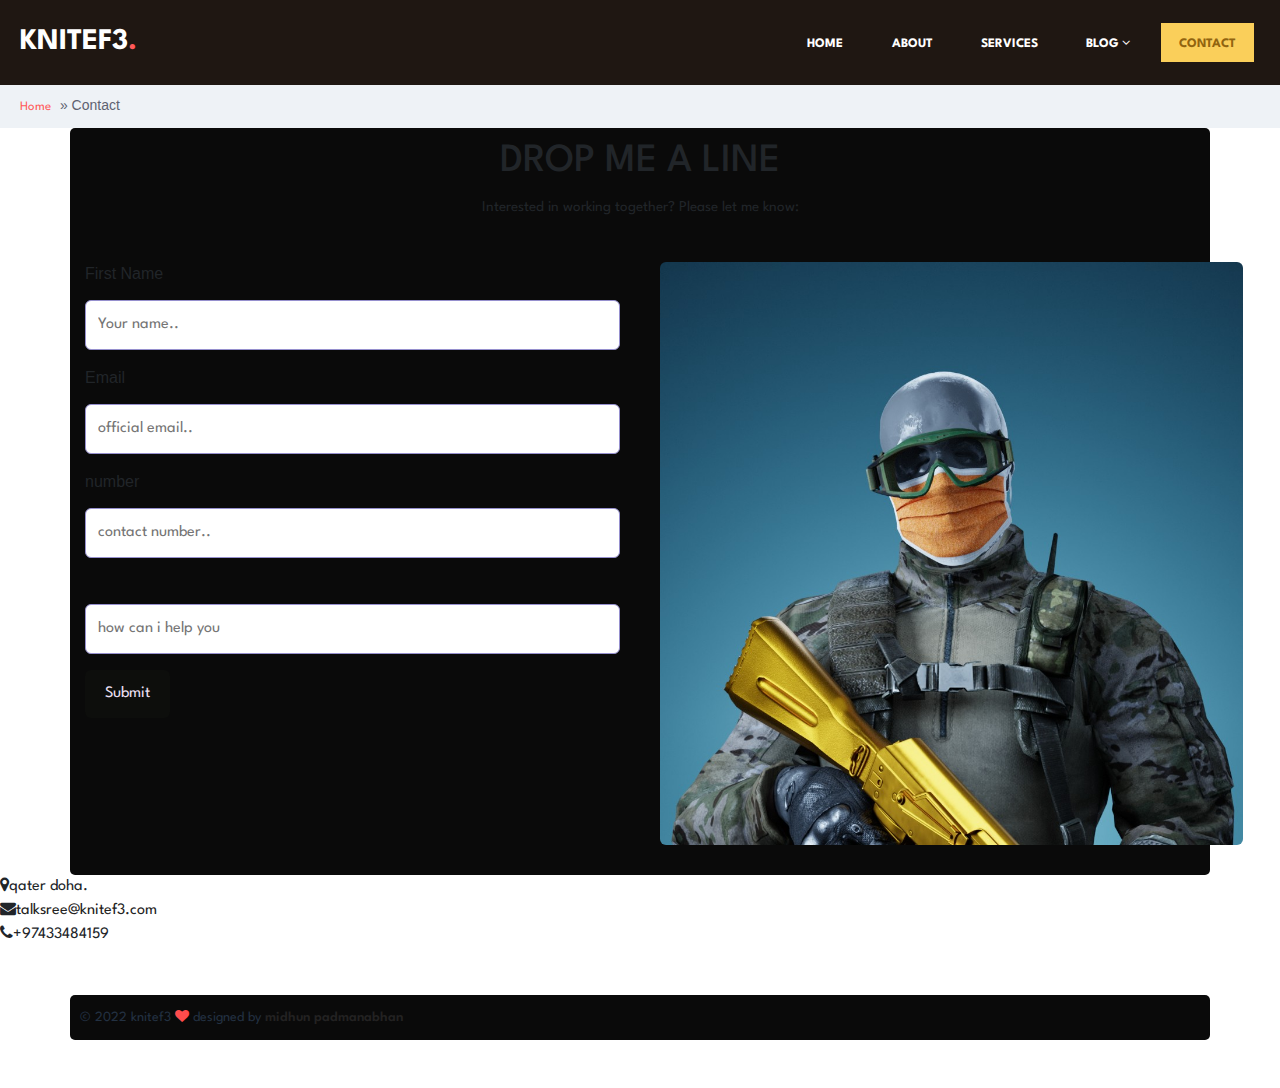
<file: contact.html>
<!DOCTYPE html>
<html lang="en">
<head>
      <!-- Required meta tags -->
  <meta charset="utf-8">
  <meta name="viewport" content="width=device-width, initial-scale=1, shrink-to-fit=no">
  <title>midhun | Contact </title>
  <!-- Template CSS -->
  <link rel="stylesheet" href="assets/css/style-liberty.css">
  <!-- Template CSS -->
  <link href="//fonts.googleapis.com/css?family=Spartan:400,500,600,700,900&display=swap" rel="stylesheet">
  <!-- Template CSS -->

    <meta charset="UTF-8">
    <meta name="viewport" content="width=device-width, initial-scale=1.0">
    <link rel="stylesheet" href="style.css">
    <script src="https://ajax.googleapis.com/ajax/libs/jquery/3.5.1/jquery.min.js"></script>
    
    <title>drop me here </title>
</head>
<body>
    <section class="w3l-banner-main w3l-inner-page-main">
        <div class="breadcrumb-infhny">
          <header id="site-header" class="header-top">
            <nav class="navbar navbar-expand-lg shift " id="header">
              <a class="navbar-brand" href="index.html">
                KNITEF3<span class="dot-1">.</span>
              </a>
              <button class="navbar-toggler bg-gradient" type="button" data-toggle="collapse"
                data-target="#navbarTogglerDemo02" aria-controls="navbarTogglerDemo02" aria-expanded="false"
                aria-label="Toggle navigation"><span class="navbar-toggler-icon fa fa-bars"> </span>
              </button>
    
              <div class="collapse navbar-collapse" id="navbarTogglerDemo02">
                <ul class="navbar-nav ml-auto">
                  <li class="nav-item">
                    <a class="nav-link" href="#site-header">Home <span class="sr-only">(current)</span></a>
                  </li>
                  <li class="nav-item">
                    <a class="nav-link effect-3" href="about.html">About</a>
                  </li>
                  <li class="nav-item">
                    <a class="nav-link effect-3" href="services.html">Services</a>
                  </li>
                  <li class="nav-item dropdown">
                    <a class="nav-link dropdown-toggle effect-3" href="#" id="navbarDropdown" role="button"
                      data-toggle="dropdown" aria-haspopup="true" aria-expanded="false">
                      Blog <span class="fa fa-angle-down"></span>
                    </a>
                    <div class="dropdown-menu" aria-labelledby="navbarDropdown">
                      <a class="dropdown-item effect-3" href="blog.html">Blog</a>
                      <a class="dropdown-item effect-3" href="blog-single.html">Blog Single</a>
                    </div>
                  </li>
                  <li class="nav-item active">
                    <a class="nav-link effect-3" href="contact.html">Contact</a>
                  </li>
                </ul>
    
              </div>
            </nav>
          </header>
    
        </div>
        <nav id="breadcrumbs" class="breadcrumbs">
          <div class="page-wrapper">
            <a href="#">Home</a> » <span class="breadcrumb_last" aria-current="page">Contact</span></div>
        </nav>
      </section>
    <div class="container">
        <div style="text-align:center">
          <h1>DROP ME A LINE</h2>
          <p>Interested in working together? Please let me know:</p>

        </div>
        <div class="row">
          
          <div class="column">
            <form id="submit-form" action>
              <label for="fname">First Name</label>
              <input type="text" id="name" name="name" placeholder="Your name..">
              <label for="lname">Email</label>
              <input type="text" id="email" name="email" placeholder="official email..">
              <label for="lname">number</label>
              <input type="text" id="number" name="numbber" placeholder="contact number..">
              <label for="text"></label>
              <input type="text" id="text" name="opinion" placeholder="how can i help you">
              <input type="submit" value="Submit">
            </form>
          </div>
          <div class="column">
            <img src="assets\images\GAS_SQUAD_209_1642535118399.jpeg" style="width:109%">
          </div>
        </div>
      </div>
      <script>
        $("#submit-form").submit((e)=>{
            e.preventDefault()
            $.ajax({
                url:"https://script.google.com/macros/s/AKfycbzaDMMTlAY9Mq0zm5rI-GjwDSpfjiOr3RNSSZfX9by4IKGJqNz7l2rsUzJkQBssVwczzw/exec",
                data:$("#submit-form").serialize(),
                method:"post",
                success:function (response){
                    alert("Form submitted successfully")
                    window.location.reload()
                    //window.location.href="https://google.com"
                },
                error:function (err){
                    alert("Something Error")
    
                }
            })
        })
    </script>
       </script>
    </div>
    <div class="cont-details">
      <ul class="address two">
        <li><span class="fa fa-map-marker" aria-hidden="true"></span>qater doha.</li>
        <li><span class="fa fa-envelope" aria-hidden="true"></span><a
            href="email">talksree@knitef3.com</a></li>
        <li><span class="fa fa-phone" aria-hidden="true"></span>+97433484159</li>
      </ul>
    </div>
     <!-- footer -->
  <footer class="w3l-footer-16">
    <div class="footer-content py-lg-5 py-4 text-center">
      <div class="container">
        <div class="row copy-right">
          <div class="col-lg-6 footer-left text-lg-left text-center">
            <h6>© 2022 knitef3 <span class="fa fa-heart" aria-hidden="true"></span> designed by <a
                href="https://knitef3.com" target="_blank">
                midhun padmanabhan</a></h6>
          </div>
         
</body>
</html>
</file>
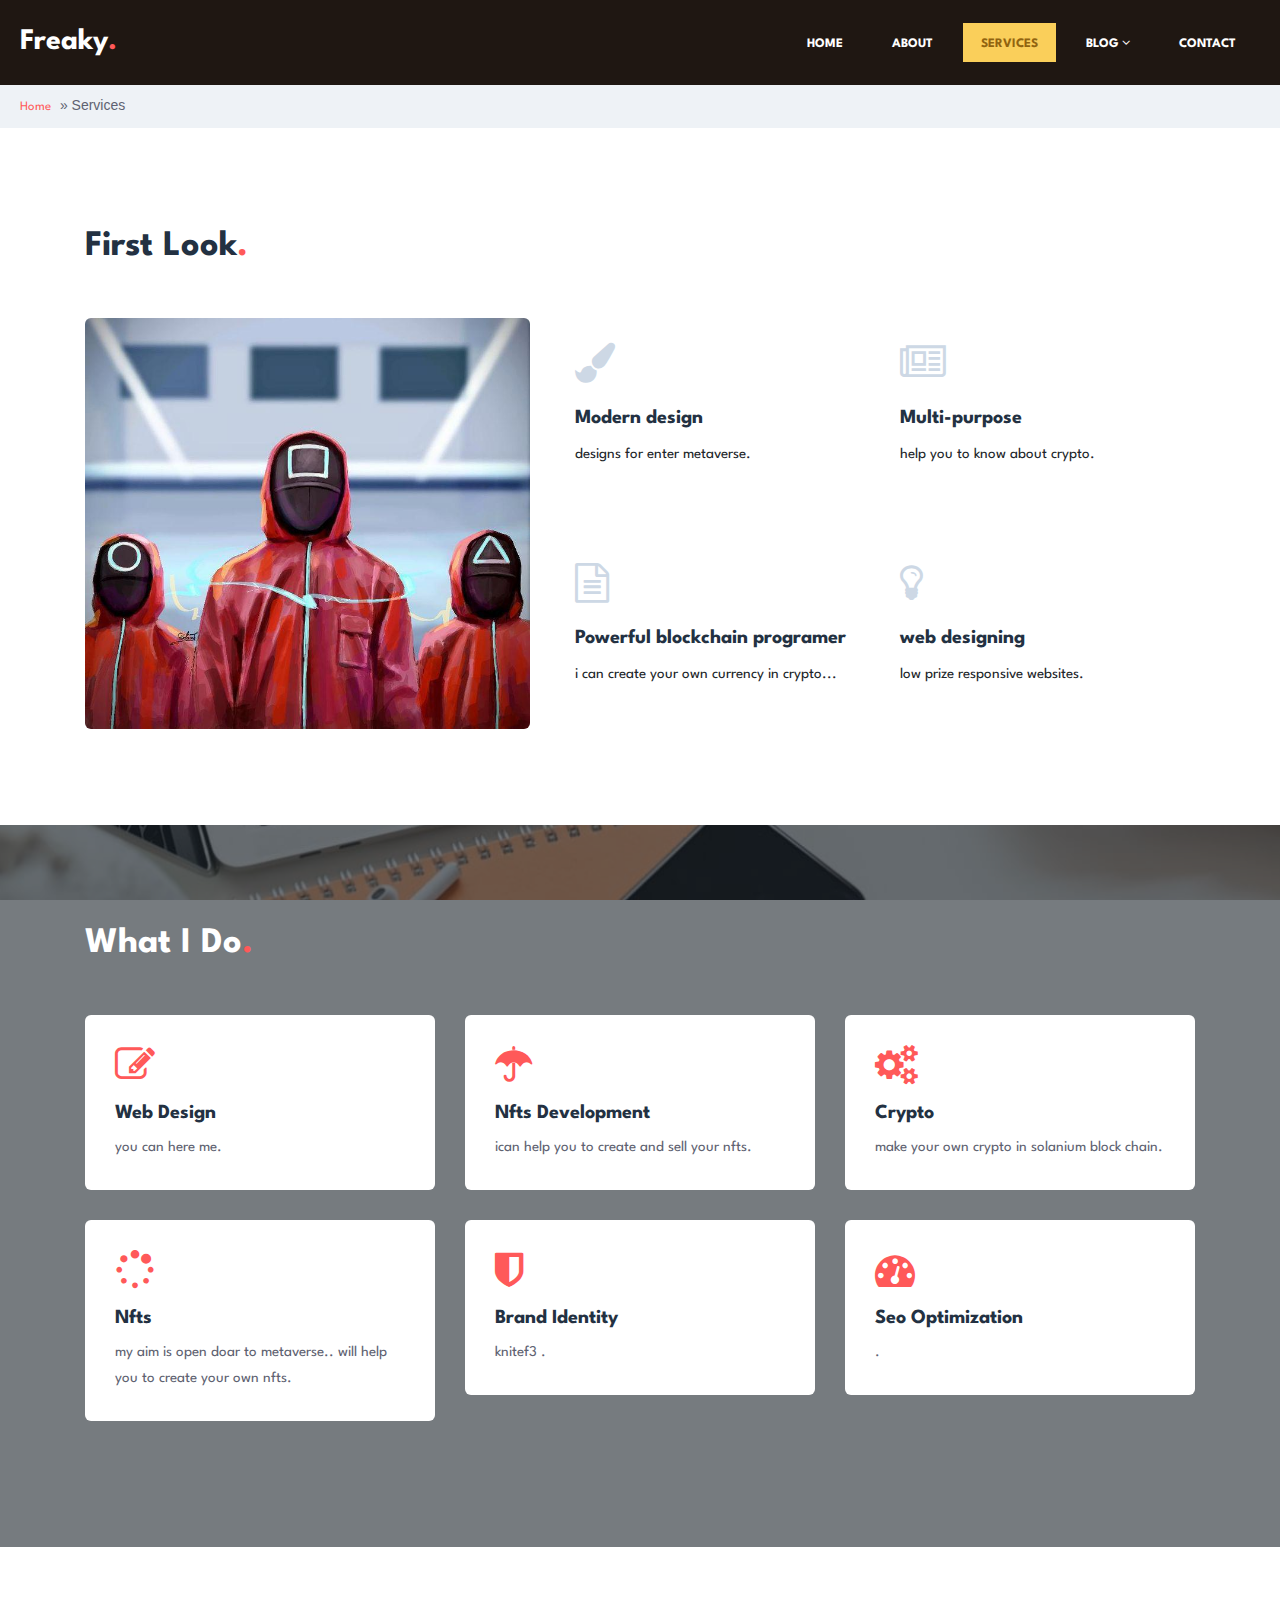
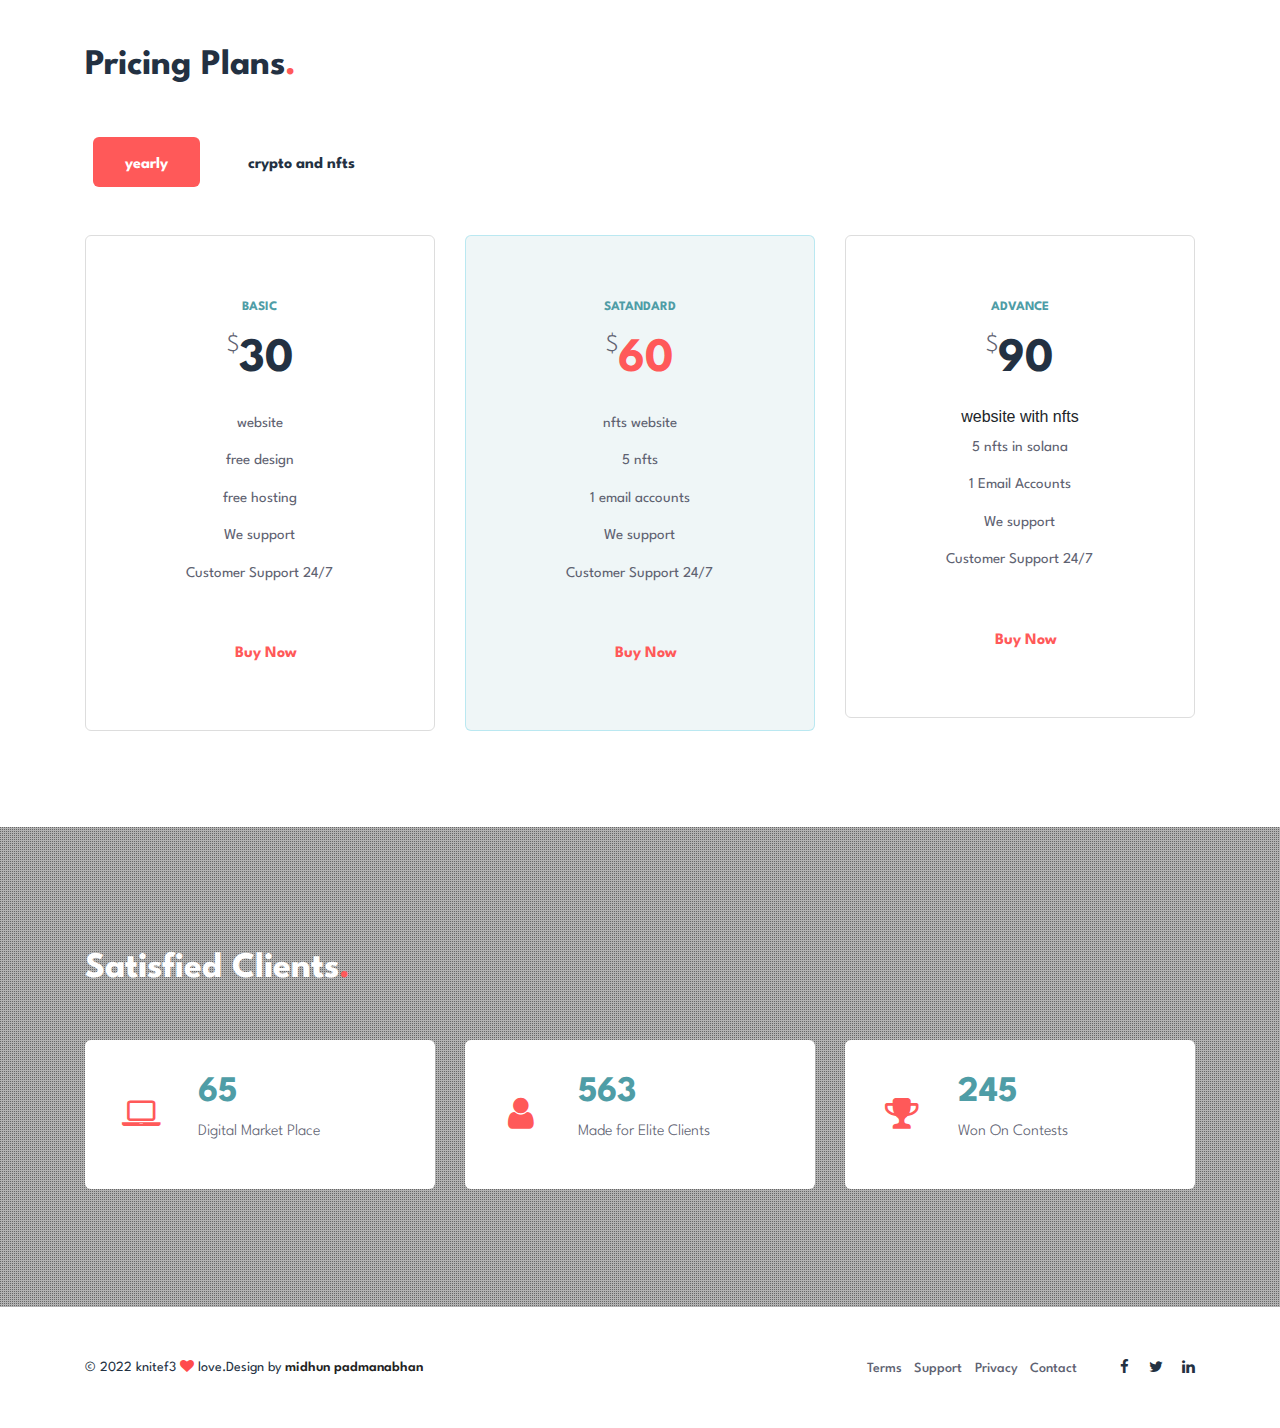
<file: services.html>
<!doctype html>
<html lang="zxx">

<head>
	<!-- Required meta tags -->
	<meta charset="utf-8">
	<meta name="viewport" content="width=device-width, initial-scale=1, shrink-to-fit=no">
	<title>nftclub | Services </title>
	<!-- Template CSS -->
	<link rel="stylesheet" href="assets/css/style-liberty.css">
	<!-- Template CSS -->
	<link href="//fonts.googleapis.com/css?family=Spartan:400,500,600,700,900&display=swap" rel="stylesheet">
	<!-- Template CSS -->

</head>

<body>
	<section class="w3l-banner-main w3l-inner-page-main">
		<div class="breadcrumb-infhny">
			<header id="site-header" class="header-top">
				<nav class="navbar navbar-expand-lg shift " id="header">
					<a class="navbar-brand" href="index.html">
						Freaky<span class="dot-1">.</span>
					</a>
					<button class="navbar-toggler bg-gradient" type="button" data-toggle="collapse"
						data-target="#navbarTogglerDemo02" aria-controls="navbarTogglerDemo02" aria-expanded="false"
						aria-label="Toggle navigation"><span class="navbar-toggler-icon fa fa-bars"> </span>
					</button>

					<div class="collapse navbar-collapse" id="navbarTogglerDemo02">
						<ul class="navbar-nav ml-auto">
							<li class="nav-item">
								<a class="nav-link" href="#site-header">Home <span class="sr-only">(current)</span></a>
							</li>
							<li class="nav-item">
								<a class="nav-link effect-3" href="about.html">About</a>
							</li>
							<li class="nav-item active">
								<a class="nav-link effect-3" href="services.html">Services</a>
							</li>
							<li class="nav-item dropdown">
								<a class="nav-link dropdown-toggle effect-3" href="#" id="navbarDropdown" role="button"
									data-toggle="dropdown" aria-haspopup="true" aria-expanded="false">
									Blog <span class="fa fa-angle-down"></span>
								</a>
								<div class="dropdown-menu" aria-labelledby="navbarDropdown">
									<a class="dropdown-item effect-3" href="blog.html">Blog</a>
									<a class="dropdown-item effect-3" href="blog-single.html">Blog Single</a>
								</div>
							</li>


							<li class="nav-item">
								<a class="nav-link effect-3" href="contact.html">Contact</a>
							</li>
						</ul>

					</div>
				</nav>
			</header>

		</div>
		<nav id="breadcrumbs" class="breadcrumbs">
			<div class="page-wrapper">
				<a href="#">Home</a> » <span class="breadcrumb_last" aria-current="page">Services</span></div>
		</nav>
	</section>
	<section class="w3l-services-6-main">
		<div class="services-6 py-5">
			<div class="container py-lg-5">

				<h3 class="hny-title">First Look<span class="dot-1">.</span></h3>
				<div class="row story-6-grids text-left mt-lg-5 mt-4">
					<div class="col-lg-5 story-gd-left">
						<img src="assets/images/sqd.jpg" class="img-fluid" alt="">
					</div>
					<div class="col-lg-7 story-gd-right">
						<div class="serve-6-hny">
							<div class="serve-6-hny-icon">
								<span class="fa fa-paint-brush"></span>
							</div>
							<div class="serve-6-hny-info">
								<h6><a href="blog.html">Modern design</a></h6>
								<p> designs for enter metaverse.</p>
							</div>

						</div>
						<div class="serve-6-hny">
							<div class="serve-6-hny-icon">
								<span class="fa fa-newspaper-o"></span>
							</div>
							<div class="serve-6-hny-info">
								<h6><a href="blog.html">Multi-purpose</a></h6>
								<p>help you to know about crypto.</p>
							</div>

						</div>
						<div class="serve-6-hny">
							<div class="serve-6-hny-icon">
								<span class="fa fa-file-text-o"></span>
							</div>
							<div class="serve-6-hny-info">
								<h6><a href="blog.html">Powerful blockchain programer</a></h6>
								<p> i can create your own currency in crypto...</p>
							</div>

						</div>
						<div class="serve-6-hny">
							<div class="serve-6-hny-icon">
								<span class="fa fa-lightbulb-o"></span>
							</div>
							<div class="serve-6-hny-info">
								<h6><a href="blog.html">web designing</a></h6>
								<p>low prize responsive websites.</p>
							</div>

						</div>
					</div>

				</div>

			</div>
		</div>
		</div>
	</section>
	<section class="features-4">
		<div class="features4-block py-5">
			<div class="container py-lg-5">
				<h3 class="hny-title two">What I Do<span class="dot-1">.</span></h3>

				<div class="features4-grids text-left row mt-5">
					<div class="col-lg-4 col-md-6 features4-grid">
						<div class="features4-grid-inn">
							<span class="fa fa-pencil-square-o icon-fea4" aria-hidden="true"></span>
							<h5><a href="#URL">Web Design</a></h5>
							<p>you can here me.</p>

						</div>
					</div>
					<div class="col-lg-4 col-md-6 features4-grid">
						<div class="features4-grid-inn">
							<span class="fa fa-umbrella icon-fea4" aria-hidden="true"></span>
							<h5><a href="#URL">nfts Development</a></h5>
							<p>ican help you to create and sell your nfts.</p>

						</div>
					</div>
					<div class="col-lg-4 col-md-6 features4-grid third">
						<div class="features4-grid-inn">
							<span class="fa fa-cogs icon-fea4" aria-hidden="true"></span>
							<h5><a href="#URL">crypto</a></h5>
							<p>make your own crypto in solanium block chain.</p>

						</div>
					</div>
					<div class="col-lg-4 col-md-6 features4-grid">
						<div class="features4-grid-inn">
							<span class="fa fa-spinner icon-fea4" aria-hidden="true"></span>
							<h5><a href="#URL">nfts</a></h5>
							<p>my aim is open doar to metaverse.. will help you to create your own nfts.</p>

						</div>
					</div>
					<div class="col-lg-4 col-md-6 features4-grid">
						<div class="features4-grid-inn">
							<span class="fa fa-shield icon-fea4" aria-hidden="true"></span>
							<h5><a href="#URL">Brand Identity</a></h5>
							<p>knitef3 .</p>

						</div>
					</div>
					<div class="col-lg-4 col-md-6 features4-grid third">
						<div class="features4-grid-inn">
							<span class="fa fa-tachometer icon-fea4" aria-hidden="true"></span>
							<h5><a href="#URL">Seo Optimization</a></h5>
							<p>.</p>

						</div>
					</div>
				</div>
			</div>
		</div>
		</div>
	</section>
	<!-- features-4 -->
	<section class="w3l-pricing-12-main">
		<!-- /pricing -->
		<div class="content-12-price text-left py-5">
			<div class="container py-lg-5">

				<h3 class="hny-title">Pricing Plans<span class="dot-1">.</span></h3>
				<div class="price-right mt-lg-5 mt-4">
					<div class="tabs">
						<ul class="nav nav-pills my-md-5 my-3" id="pills-tab" role="tablist">
							<li class="nav-item">
								<a class="nav-link active" id="pills-home-tab" data-toggle="pill" href="#pills-home"
									role="tab" aria-controls="pills-home" aria-selected="true">yearly</a>
							</li>
							<li class="nav-item">
								<a class="nav-link" id="pills-profile-tab" data-toggle="pill" href="#pills-profile"
									role="tab" aria-controls="pills-profile" aria-selected="false">crypto and nfts</a>
							</li>

						</ul>
						<div class="tab-content" id="pills-tabContent">
							<div class="tab-pane fade show active" id="pills-home" role="tabpanel"
								aria-labelledby="pills-home-tab">
								<div class="menu-grids mt-4">
									<div class="row t-in">
										<div class="col-lg-4 col-md-6 price-main-info text-center">
											<div class="price-inner card box-shadow">

												<div class="card-body">
													<h4 class="text-uppercase mb-3">Basic</h4>
													<h5 class="card-title pricing-card-title">
														<span class="align-top">$</span>30

													</h5>
													<ul class="list-unstyled mt-3 mb-4">
														<li>website</li>
														<li>free design</li>
														<li> free hosting</li>
														<li>We support</li>
														<li>Customer Support 24/7</li>
													</ul>
													<div class="read-more mt-lg-5 mt-4">
														<a href="contact.html" class="read-more">
															<span class="more_text">Buy Now</span>
														</a>
													</div>
												</div>
											</div>
										</div>
										<div class="col-lg-4 col-md-6 price-main-info text-center">
											<div class="price-inner card box-shadow active">

												<div class="card-body">
													<h4 class="text-uppercase mb-3">Satandard</h4>
													<h5 class="card-title pricing-card-title">
														<span class="align-top">$</span>60

													</h5>
													<ul class="list-unstyled mt-3 mb-4">
														<li>nfts website</li>
														<li>5 nfts</li>
														<li>1 email accounts</li>
														<li>We support</li>
														<li>Customer Support 24/7</li>
													</ul>
													<div class="read-more mt-lg-5 mt-4">
														<a href="contact.html" class="read-more">
															<span class="more_text">Buy Now</span>
														</a>
													</div>
												</div>
											</div>
										</div>
										<div class="col-lg-4 col-md-6 price-main-info text-center">
											<div class="price-inner card box-shadow">

												<div class="card-body">
													<h4 class="text-uppercase mb-3">Advance</h4>
													<h5 class="card-title pricing-card-title">
														<span class="align-top">$</span>90

													</h5>
													<ul class="list-unstyled mt-3 mb-4">
														<li></li>website with nfts
														<li>5 nfts in solana</li>
														<li>1 Email Accounts</li>
														<li>We support</li>
														<li>Customer Support 24/7</li>
													</ul>
													<div class="read-more mt-lg-5 mt-4">
														<a href="contact.html" class="read-more">
															<span class="more_text">Buy Now</span>
														</a>
													</div>
												</div>
											</div>
										</div>
									</div>
								</div>
							</div>
							<div class="tab-pane fade" id="pills-profile" role="tabpanel"
								aria-labelledby="pills-profile-tab">
								<div class="menu-grids mt-4">
									<div class="row t-in">
										<div class="col-lg-4 col-md-6 price-main-info text-center">
											<div class="price-inner card box-shadow">

												<div class="card-body">
													<h4 class="text-uppercase mb-3">Basic</h4>
													<h5 class="card-title pricing-card-title">
														<span class="align-top">$</span>40

													</h5>
													<ul class="list-unstyled mt-3 mb-4">
														<li>your own crypto in bnb or solanan</li>
														<li>launchpad for bnb</li>
														<li>airdrop of f3 token</li>
														<li>We support</li>
														<li>Customer Support 24/7</li>
													</ul>
													<div class="read-more mt-lg-5 mt-4">
														<a href="contact.html" class="read-more">
															<span class="more_text">Buy Now</span>
														</a>
													</div>
												</div>
											</div>
										</div>
										<div class="col-lg-4 col-md-6 price-main-info text-center">
											<div class="price-inner card box-shadow active">

												<div class="card-body">
													<h4 class="text-uppercase mb-3">Satandard</h4>
													<h5 class="card-title pricing-card-title">
														<span class="align-top">$</span>70

													</h5>
													<ul class="list-unstyled mt-3 mb-4">
														<li>nfts store in holoplex</li>
														<li>5 nfts</li>
														<li>1 Email Accounts</li>
														<li>airdrop of f3 token</li>
														<li>Customer Support 24/7</li>
													</ul>
													<div class="read-more mt-lg-5 mt-4">
														<a href="contact.html" class="read-more">
															<span class="more_text">Buy Now</span>
														</a>
													</div>
												</div>
											</div>
										</div>
										<div class="col-lg-4 col-md-6 price-main-info text-center">
											<div class="price-inner card box-shadow">

												<div class="card-body">
													<h4 class="text-uppercase mb-3">Advance</h4>
													<h5 class="card-title pricing-card-title">
														<span class="align-top">$</span>99

													</h5>
													<ul class="list-unstyled mt-3 mb-4">
														<li>currency in solanium blockchain</li>
														<li>nftsin solanium</li>
														<li>websit for exchanges</li>
														<li>We support</li>
														<li>Customer Support 24/7</li>
													</ul>
													<div class="read-more mt-lg-5 mt-4">
														<a href="contact.html" class="read-more">
															<span class="more_text">Buy Now</span>
														</a>
													</div>
												</div>
											</div>
										</div>
									</div>
								</div>
							</div>
						</div>
					</div>
				</div>
			</div>
	</section>
	<!-- //pricing -->
	<section class="w3l-satisfied-main">
		<!-- /specification-6-->
		<div class="satisfy-content">
			<div class="layer-3 py-5">
				<div class="container">
					<h3 class="hny-title two">Satisfied Clients<span class="dot-1">.</span></h3>
					<!--start-divice-scree-slider-->
					<div class="skill_info mt-lg-5 mt-4">
						<div class="stats_left">
							<div class="counter_grid">
								<div class="icon">
									<span class="fa fa-laptop" aria-hidden="true"></span>
								</div>
								<div class="icon_info">
									<p class="counter">65</p>
									<h3>Digital Market Place</h3>
								</div>
							</div>
						</div>
						<div class="stats_left">
							<div class="counter_grid">
								<div class="icon">
									<span class="fa fa-user" aria-hidden="true"></span>
								</div>
								<div class="icon_info">
									<p class="counter">563</p>
									<h3>Made for Elite Clients</h3>
								</div>
							</div>
						</div>
						<div class="stats_left">
							<div class="counter_grid">
								<div class="icon">
									<span class="fa fa-trophy" aria-hidden="true"></span>
								</div>
								<div class="icon_info">
									<p class="counter">245</p>
									<h3>Won On Contests</h3>
								</div>
							</div>
						</div>

					</div>

				</div>
			</div>
	</section>
	<!-- //specification-6-->
	<!-- footer -->
	<footer class="w3l-footer-16">
		<div class="footer-content py-lg-5 py-4 text-center">
			<div class="container">
				<div class="row copy-right">
					<div class="col-lg-6 footer-left text-lg-left text-center">
						<h6>© 2022 knitef3 <span class="fa fa-heart" aria-hidden="true"></span> love.Design by
							<a href="https://knitef3.com/" target="_blank">
								midhun padmanabhan</a></h6>
					</div>
					<div class="col-lg-6 footer-right text-lg-right text-center">
						<ul class="footer-gd-16">
							<li><a href="#">Terms</a></li>
							<li><a href="#">Support</a></li>
							<li><a href="#">Privacy</a></li>
							<li><a href="contact.html">Contact</a></li>
						</ul>
						<div class="share-icons-footer ml-lg-4">
							<a href="#"><span class="fa fa-facebook"></span></a>
							<a href="#"><span class="fa fa-twitter"></span></a>
							<a href="#"><span class="fa fa-linkedin"></span></a>
						</div>
					</div>
				</div>
				<button onclick="topFunction()" id="movetop" title="Go to top">
					<span class="fa fa-angle-up"></span>
				</button>
			</div>
		</div>

		<!-- move top -->
		<script>
			// When the user scrolls down 20px from the top of the document, show the button
			window.onscroll = function () {
				scrollFunction()
			};

			function scrollFunction() {
				if (document.body.scrollTop > 20 || document.documentElement.scrollTop > 20) {
					document.getElementById("movetop").style.display = "block";
				} else {
					document.getElementById("movetop").style.display = "none";
				}
			}

			// When the user clicks on the button, scroll to the top of the document
			function topFunction() {
				document.body.scrollTop = 0;
				document.documentElement.scrollTop = 0;
			}
		</script>
		<!-- //move top -->
		<script>
			$(function () {
				$('.navbar-toggler').click(function () {
					$('body').toggleClass('noscroll');
				})
			});
		</script>
	</footer>
	<!-- //footer -->
</body>

</html>

<script src="assets/js/jquery-3.3.1.min.js"></script>
<!-- disable body scroll which navbar is in active -->
<script>
	$(function () {
		$('.navbar-toggler').click(function () {
			$('body').toggleClass('noscroll');
		})
	});
</script>
<!--/MENU-JS-->
<script>
	$(window).on("scroll", function () {
		var scroll = $(window).scrollTop();

		if (scroll >= 80) {
			$("#site-header").addClass("nav-fixed");
		} else {
			$("#site-header").removeClass("nav-fixed");
		}
	});

	//Main navigation Active Class Add Remove
	$(".navbar-toggler").on("click", function () {
		$("header").toggleClass("active");
	});
	$(document).on("ready", function () {
		if ($(window).width() > 991) {
			$("header").removeClass("active");
		}
		$(window).on("resize", function () {
			if ($(window).width() > 991) {
				$("header").removeClass("active");
			}
		});
	});
</script>
<!--//MENU-JS-->
<!-- stats -->
<script src="assets/js/jquery.waypoints.min.js"></script>
<script src="assets/js/jquery.countup.js"></script>
<script>
	$('.counter').countUp();
</script>
<!-- //stats -->
<!-- disable body scroll which navbar is in active -->
<!-- //jQuery-Photo-filter-lightbox-portfolio-plugin -->
<script src="assets/js/bootstrap.min.js"></script>
</file>
<file: assets/css/style-liberty.css>
@charset "UTF-8";

html {
  scroll-behavior: smooth;
}

h1,
h2,
h3,
h4,
h5,
h6 {
  font-family: 'Spartan', sans-serif;
  font-weight: 700;
}

body,
body a,
body li,
body p,
.btn,
input {
  font-family: 'Spartan', sans-serif;
}

body p {
  line-height: 26px;
  font-weight: 400;
  font-size: 15px;
}

ol,
ul,
dl {
  margin-top: 0;
  margin-bottom: 0rem;
  padding: 0;
}

.form-control:focus {
  box-shadow: none !important;
}

body a:hover {
  color: #ff5959;
  transition: 0.3s ease;
}

body input,
button,
.btn,
textarea {
  border-radius: 6px;
  font-family: 'Spartan', sans-serif;
}

body img {
  border-radius: 6px;
}

.noscroll {
  overflow: hidden;
}

h3.hny-title,
h3.hny-title.two {
  font-size: 36px;
  line-height: 46px;
  color: #233142;
  margin-bottom: 24px;
  text-transform: capitalize;
  font-weight: 700;
}

h3.hny-title.two {
  color: #fff;
}

span.dot-1 {
  color: #ff5959;
}

.read-more a {
  color: #ff5959;
  font-weight: 700;
  font-size: 16px;
}

.read-more a:hover {
  color: #4f9da6;
}

.read-more .more_text {
  margin-left: 0.7em;
  display: inline-block;
  vertical-align: middle;
  transition: color 0.3s ease;
}

.read-more .more_icon {
  display: inline-block;
  vertical-align: middle;
  width: 34px;
  height: 34px;
  line-height: 34px;
  text-align: center;
  color: #233142;
  background-color: #EEF2F6;
  transition: color 0.3s ease, background-color 0.3s ease, border-color 0.3s ease;
  border-radius: 50%;
}

span.red-color {
  color: #ff5959;
}

@media (max-width: 1280px) {

  h3.hny-title,
  h3.hny-title.two {
    font-size: 36px;
    line-height: 46px;
  }
}

@media (max-width: 991px) {

  h3.hny-title,
  h3.hny-title.two {
    font-size: 30px;
    line-height: 40px;
  }

  a.read-more-btn.btn {
    margin-top: 10px;
  }
}

@media (max-width: 480px) {

  h3.hny-title,
  h3.hny-title.two {
    font-size: 28px;
    line-height: 38px;
  }
}

@media (max-width: 440px) {

  h3.hny-title,
  h3.hny-title.two {
    font-size: 26px;
    line-height: 36px;
  }
}

/*!
 *  Font Awesome 4.7.0 by @davegandy - http://fontawesome.io - @fontawesome
 *  License - http://fontawesome.io/license (Font: SIL OFL 1.1, CSS: MIT License)
 */
/* FONT PATH
 * -------------------------- */
@font-face {
  font-family: 'FontAwesome';
  src: url("../fonts/fontawesome-webfont.eot?v=4.7.0");
  src: url("../fonts/fontawesome-webfont.eot?#iefix&v=4.7.0") format("embedded-opentype"), url("../fonts/fontawesome-webfont.woff2?v=4.7.0") format("woff2"), url("../fonts/fontawesome-webfont.woff?v=4.7.0") format("woff"), url("../fonts/fontawesome-webfont.ttf?v=4.7.0") format("truetype"), url("../fonts/fontawesome-webfont.svg?v=4.7.0#fontawesomeregular") format("svg");
  font-weight: normal;
  font-style: normal;
}

.fa {
  display: inline-block;
  font: normal normal normal 14px/1 FontAwesome;
  font-size: inherit;
  text-rendering: auto;
  -webkit-font-smoothing: antialiased;
  -moz-osx-font-smoothing: grayscale;
}

/* makes the font 33% larger relative to the icon container */
.fa-lg {
  font-size: 1.33333em;
  line-height: 0.75em;
  vertical-align: -15%;
}

.fa-2x {
  font-size: 2em;
}

.fa-3x {
  font-size: 3em;
}

.fa-4x {
  font-size: 4em;
}

.fa-5x {
  font-size: 5em;
}

.fa-fw {
  width: 1.28571em;
  text-align: center;
}

.fa-ul {
  padding-left: 0;
  margin-left: 2.14286em;
  list-style-type: none;
}

.fa-ul>li {
  position: relative;
}

.fa-li {
  position: absolute;
  left: -2.14286em;
  width: 2.14286em;
  top: 0.14286em;
  text-align: center;
}

.fa-li.fa-lg {
  left: -1.85714em;
}

.fa-border {
  padding: .2em .25em .15em;
  border: solid 0.08em #eee;
  border-radius: .1em;
}

.fa-pull-left {
  float: left;
}

.fa-pull-right {
  float: right;
}

.fa.fa-pull-left {
  margin-right: .3em;
}

.fa.fa-pull-right {
  margin-left: .3em;
}

/* Deprecated as of 4.4.0 */
.pull-right {
  float: right;
}

.pull-left {
  float: left;
}

.fa.pull-left {
  margin-right: .3em;
}

.fa.pull-right {
  margin-left: .3em;
}

.fa-spin {
  -webkit-animation: fa-spin 2s infinite linear;
  animation: fa-spin 2s infinite linear;
}

.fa-pulse {
  -webkit-animation: fa-spin 1s infinite steps(8);
  animation: fa-spin 1s infinite steps(8);
}

@-webkit-keyframes fa-spin {
  0% {
    transform: rotate(0deg);
  }

  100% {
    transform: rotate(359deg);
  }
}

@keyframes fa-spin {
  0% {
    transform: rotate(0deg);
  }

  100% {
    transform: rotate(359deg);
  }
}

.fa-rotate-90 {
  -ms-filter: "progid:DXImageTransform.Microsoft.BasicImage(rotation=1)";
  transform: rotate(90deg);
}

.fa-rotate-180 {
  -ms-filter: "progid:DXImageTransform.Microsoft.BasicImage(rotation=2)";
  transform: rotate(180deg);
}

.fa-rotate-270 {
  -ms-filter: "progid:DXImageTransform.Microsoft.BasicImage(rotation=3)";
  transform: rotate(270deg);
}

.fa-flip-horizontal {
  -ms-filter: "progid:DXImageTransform.Microsoft.BasicImage(rotation=0, mirror=1)";
  transform: scale(-1, 1);
}

.fa-flip-vertical {
  -ms-filter: "progid:DXImageTransform.Microsoft.BasicImage(rotation=2, mirror=1)";
  transform: scale(1, -1);
}

:root .fa-rotate-90,
:root .fa-rotate-180,
:root .fa-rotate-270,
:root .fa-flip-horizontal,
:root .fa-flip-vertical {
  -webkit-filter: none;
  filter: none;
}

.fa-stack {
  position: relative;
  display: inline-block;
  width: 2em;
  height: 2em;
  line-height: 2em;
  vertical-align: middle;
}

.fa-stack-1x,
.fa-stack-2x {
  position: absolute;
  left: 0;
  width: 100%;
  text-align: center;
}

.fa-stack-1x {
  line-height: inherit;
}

.fa-stack-2x {
  font-size: 2em;
}

.fa-inverse {
  color: #fff;
}

/* Font Awesome uses the Unicode Private Use Area (PUA) to ensure screen
   readers do not read off random characters that represent icons */
.fa-glass:before {
  content: "";
}

.fa-music:before {
  content: "";
}

.fa-search:before {
  content: "";
}

.fa-envelope-o:before {
  content: "";
}

.fa-heart:before {
  content: "";
}

.fa-star:before {
  content: "";
}

.fa-star-o:before {
  content: "";
}

.fa-user:before {
  content: "";
}

.fa-film:before {
  content: "";
}

.fa-th-large:before {
  content: "";
}

.fa-th:before {
  content: "";
}

.fa-th-list:before {
  content: "";
}

.fa-check:before {
  content: "";
}

.fa-remove:before,
.fa-close:before,
.fa-times:before {
  content: "";
}

.fa-search-plus:before {
  content: "";
}

.fa-search-minus:before {
  content: "";
}

.fa-power-off:before {
  content: "";
}

.fa-signal:before {
  content: "";
}

.fa-gear:before,
.fa-cog:before {
  content: "";
}

.fa-trash-o:before {
  content: "";
}

.fa-home:before {
  content: "";
}

.fa-file-o:before {
  content: "";
}

.fa-clock-o:before {
  content: "";
}

.fa-road:before {
  content: "";
}

.fa-download:before {
  content: "";
}

.fa-arrow-circle-o-down:before {
  content: "";
}

.fa-arrow-circle-o-up:before {
  content: "";
}

.fa-inbox:before {
  content: "";
}

.fa-play-circle-o:before {
  content: "";
}

.fa-rotate-right:before,
.fa-repeat:before {
  content: "";
}

.fa-refresh:before {
  content: "";
}

.fa-list-alt:before {
  content: "";
}

.fa-lock:before {
  content: "";
}

.fa-flag:before {
  content: "";
}

.fa-headphones:before {
  content: "";
}

.fa-volume-off:before {
  content: "";
}

.fa-volume-down:before {
  content: "";
}

.fa-volume-up:before {
  content: "";
}

.fa-qrcode:before {
  content: "";
}

.fa-barcode:before {
  content: "";
}

.fa-tag:before {
  content: "";
}

.fa-tags:before {
  content: "";
}

.fa-book:before {
  content: "";
}

.fa-bookmark:before {
  content: "";
}

.fa-print:before {
  content: "";
}

.fa-camera:before {
  content: "";
}

.fa-font:before {
  content: "";
}

.fa-bold:before {
  content: "";
}

.fa-italic:before {
  content: "";
}

.fa-text-height:before {
  content: "";
}

.fa-text-width:before {
  content: "";
}

.fa-align-left:before {
  content: "";
}

.fa-align-center:before {
  content: "";
}

.fa-align-right:before {
  content: "";
}

.fa-align-justify:before {
  content: "";
}

.fa-list:before {
  content: "";
}

.fa-dedent:before,
.fa-outdent:before {
  content: "";
}

.fa-indent:before {
  content: "";
}

.fa-video-camera:before {
  content: "";
}

.fa-photo:before,
.fa-image:before,
.fa-picture-o:before {
  content: "";
}

.fa-pencil:before {
  content: "";
}

.fa-map-marker:before {
  content: "";
}

.fa-adjust:before {
  content: "";
}

.fa-tint:before {
  content: "";
}

.fa-edit:before,
.fa-pencil-square-o:before {
  content: "";
}

.fa-share-square-o:before {
  content: "";
}

.fa-check-square-o:before {
  content: "";
}

.fa-arrows:before {
  content: "";
}

.fa-step-backward:before {
  content: "";
}

.fa-fast-backward:before {
  content: "";
}

.fa-backward:before {
  content: "";
}

.fa-play:before {
  content: "";
}

.fa-pause:before {
  content: "";
}

.fa-stop:before {
  content: "";
}

.fa-forward:before {
  content: "";
}

.fa-fast-forward:before {
  content: "";
}

.fa-step-forward:before {
  content: "";
}

.fa-eject:before {
  content: "";
}

.fa-chevron-left:before {
  content: "";
}

.fa-chevron-right:before {
  content: "";
}

.fa-plus-circle:before {
  content: "";
}

.fa-minus-circle:before {
  content: "";
}

.fa-times-circle:before {
  content: "";
}

.fa-check-circle:before {
  content: "";
}

.fa-question-circle:before {
  content: "";
}

.fa-info-circle:before {
  content: "";
}

.fa-crosshairs:before {
  content: "";
}

.fa-times-circle-o:before {
  content: "";
}

.fa-check-circle-o:before {
  content: "";
}

.fa-ban:before {
  content: "";
}

.fa-arrow-left:before {
  content: "";
}

.fa-arrow-right:before {
  content: "";
}

.fa-arrow-up:before {
  content: "";
}

.fa-arrow-down:before {
  content: "";
}

.fa-mail-forward:before,
.fa-share:before {
  content: "";
}

.fa-expand:before {
  content: "";
}

.fa-compress:before {
  content: "";
}

.fa-plus:before {
  content: "";
}

.fa-minus:before {
  content: "";
}

.fa-asterisk:before {
  content: "";
}

.fa-exclamation-circle:before {
  content: "";
}

.fa-gift:before {
  content: "";
}

.fa-leaf:before {
  content: "";
}

.fa-fire:before {
  content: "";
}

.fa-eye:before {
  content: "";
}

.fa-eye-slash:before {
  content: "";
}

.fa-warning:before,
.fa-exclamation-triangle:before {
  content: "";
}

.fa-plane:before {
  content: "";
}

.fa-calendar:before {
  content: "";
}

.fa-random:before {
  content: "";
}

.fa-comment:before {
  content: "";
}

.fa-magnet:before {
  content: "";
}

.fa-chevron-up:before {
  content: "";
}

.fa-chevron-down:before {
  content: "";
}

.fa-retweet:before {
  content: "";
}

.fa-shopping-cart:before {
  content: "";
}

.fa-folder:before {
  content: "";
}

.fa-folder-open:before {
  content: "";
}

.fa-arrows-v:before {
  content: "";
}

.fa-arrows-h:before {
  content: "";
}

.fa-bar-chart-o:before,
.fa-bar-chart:before {
  content: "";
}

.fa-twitter-square:before {
  content: "";
}

.fa-facebook-square:before {
  content: "";
}

.fa-camera-retro:before {
  content: "";
}

.fa-key:before {
  content: "";
}

.fa-gears:before,
.fa-cogs:before {
  content: "";
}

.fa-comments:before {
  content: "";
}

.fa-thumbs-o-up:before {
  content: "";
}

.fa-thumbs-o-down:before {
  content: "";
}

.fa-star-half:before {
  content: "";
}

.fa-heart-o:before {
  content: "";
}

.fa-sign-out:before {
  content: "";
}

.fa-linkedin-square:before {
  content: "";
}

.fa-thumb-tack:before {
  content: "";
}

.fa-external-link:before {
  content: "";
}

.fa-sign-in:before {
  content: "";
}

.fa-trophy:before {
  content: "";
}

.fa-github-square:before {
  content: "";
}

.fa-upload:before {
  content: "";
}

.fa-lemon-o:before {
  content: "";
}

.fa-phone:before {
  content: "";
}

.fa-square-o:before {
  content: "";
}

.fa-bookmark-o:before {
  content: "";
}

.fa-phone-square:before {
  content: "";
}

.fa-twitter:before {
  content: "";
}

.fa-facebook-f:before,
.fa-facebook:before {
  content: "";
}

.fa-github:before {
  content: "";
}

.fa-unlock:before {
  content: "";
}

.fa-credit-card:before {
  content: "";
}

.fa-feed:before,
.fa-rss:before {
  content: "";
}

.fa-hdd-o:before {
  content: "";
}

.fa-bullhorn:before {
  content: "";
}

.fa-bell:before {
  content: "";
}

.fa-certificate:before {
  content: "";
}

.fa-hand-o-right:before {
  content: "";
}

.fa-hand-o-left:before {
  content: "";
}

.fa-hand-o-up:before {
  content: "";
}

.fa-hand-o-down:before {
  content: "";
}

.fa-arrow-circle-left:before {
  content: "";
}

.fa-arrow-circle-right:before {
  content: "";
}

.fa-arrow-circle-up:before {
  content: "";
}

.fa-arrow-circle-down:before {
  content: "";
}

.fa-globe:before {
  content: "";
}

.fa-wrench:before {
  content: "";
}

.fa-tasks:before {
  content: "";
}

.fa-filter:before {
  content: "";
}

.fa-briefcase:before {
  content: "";
}

.fa-arrows-alt:before {
  content: "";
}

.fa-group:before,
.fa-users:before {
  content: "";
}

.fa-chain:before,
.fa-link:before {
  content: "";
}

.fa-cloud:before {
  content: "";
}

.fa-flask:before {
  content: "";
}

.fa-cut:before,
.fa-scissors:before {
  content: "";
}

.fa-copy:before,
.fa-files-o:before {
  content: "";
}

.fa-paperclip:before {
  content: "";
}

.fa-save:before,
.fa-floppy-o:before {
  content: "";
}

.fa-square:before {
  content: "";
}

.fa-navicon:before,
.fa-reorder:before,
.fa-bars:before {
  content: "";
}

.fa-list-ul:before {
  content: "";
}

.fa-list-ol:before {
  content: "";
}

.fa-strikethrough:before {
  content: "";
}

.fa-underline:before {
  content: "";
}

.fa-table:before {
  content: "";
}

.fa-magic:before {
  content: "";
}

.fa-truck:before {
  content: "";
}

.fa-pinterest:before {
  content: "";
}

.fa-pinterest-square:before {
  content: "";
}

.fa-google-plus-square:before {
  content: "";
}

.fa-google-plus:before {
  content: "";
}

.fa-money:before {
  content: "";
}

.fa-caret-down:before {
  content: "";
}

.fa-caret-up:before {
  content: "";
}

.fa-caret-left:before {
  content: "";
}

.fa-caret-right:before {
  content: "";
}

.fa-columns:before {
  content: "";
}

.fa-unsorted:before,
.fa-sort:before {
  content: "";
}

.fa-sort-down:before,
.fa-sort-desc:before {
  content: "";
}

.fa-sort-up:before,
.fa-sort-asc:before {
  content: "";
}

.fa-envelope:before {
  content: "";
}

.fa-linkedin:before {
  content: "";
}

.fa-rotate-left:before,
.fa-undo:before {
  content: "";
}

.fa-legal:before,
.fa-gavel:before {
  content: "";
}

.fa-dashboard:before,
.fa-tachometer:before {
  content: "";
}

.fa-comment-o:before {
  content: "";
}

.fa-comments-o:before {
  content: "";
}

.fa-flash:before,
.fa-bolt:before {
  content: "";
}

.fa-sitemap:before {
  content: "";
}

.fa-umbrella:before {
  content: "";
}

.fa-paste:before,
.fa-clipboard:before {
  content: "";
}

.fa-lightbulb-o:before {
  content: "";
}

.fa-exchange:before {
  content: "";
}

.fa-cloud-download:before {
  content: "";
}

.fa-cloud-upload:before {
  content: "";
}

.fa-user-md:before {
  content: "";
}

.fa-stethoscope:before {
  content: "";
}

.fa-suitcase:before {
  content: "";
}

.fa-bell-o:before {
  content: "";
}

.fa-coffee:before {
  content: "";
}

.fa-cutlery:before {
  content: "";
}

.fa-file-text-o:before {
  content: "";
}

.fa-building-o:before {
  content: "";
}

.fa-hospital-o:before {
  content: "";
}

.fa-ambulance:before {
  content: "";
}

.fa-medkit:before {
  content: "";
}

.fa-fighter-jet:before {
  content: "";
}

.fa-beer:before {
  content: "";
}

.fa-h-square:before {
  content: "";
}

.fa-plus-square:before {
  content: "";
}

.fa-angle-double-left:before {
  content: "";
}

.fa-angle-double-right:before {
  content: "";
}

.fa-angle-double-up:before {
  content: "";
}

.fa-angle-double-down:before {
  content: "";
}

.fa-angle-left:before {
  content: "";
}

.fa-angle-right:before {
  content: "";
}

.fa-angle-up:before {
  content: "";
}

.fa-angle-down:before {
  content: "";
}

.fa-desktop:before {
  content: "";
}

.fa-laptop:before {
  content: "";
}

.fa-tablet:before {
  content: "";
}

.fa-mobile-phone:before,
.fa-mobile:before {
  content: "";
}

.fa-circle-o:before {
  content: "";
}

.fa-quote-left:before {
  content: "";
}

.fa-quote-right:before {
  content: "";
}

.fa-spinner:before {
  content: "";
}

.fa-circle:before {
  content: "";
}

.fa-mail-reply:before,
.fa-reply:before {
  content: "";
}

.fa-github-alt:before {
  content: "";
}

.fa-folder-o:before {
  content: "";
}

.fa-folder-open-o:before {
  content: "";
}

.fa-smile-o:before {
  content: "";
}

.fa-frown-o:before {
  content: "";
}

.fa-meh-o:before {
  content: "";
}

.fa-gamepad:before {
  content: "";
}

.fa-keyboard-o:before {
  content: "";
}

.fa-flag-o:before {
  content: "";
}

.fa-flag-checkered:before {
  content: "";
}

.fa-terminal:before {
  content: "";
}

.fa-code:before {
  content: "";
}

.fa-mail-reply-all:before,
.fa-reply-all:before {
  content: "";
}

.fa-star-half-empty:before,
.fa-star-half-full:before,
.fa-star-half-o:before {
  content: "";
}

.fa-location-arrow:before {
  content: "";
}

.fa-crop:before {
  content: "";
}

.fa-code-fork:before {
  content: "";
}

.fa-unlink:before,
.fa-chain-broken:before {
  content: "";
}

.fa-question:before {
  content: "";
}

.fa-info:before {
  content: "";
}

.fa-exclamation:before {
  content: "";
}

.fa-superscript:before {
  content: "";
}

.fa-subscript:before {
  content: "";
}

.fa-eraser:before {
  content: "";
}

.fa-puzzle-piece:before {
  content: "";
}

.fa-microphone:before {
  content: "";
}

.fa-microphone-slash:before {
  content: "";
}

.fa-shield:before {
  content: "";
}

.fa-calendar-o:before {
  content: "";
}

.fa-fire-extinguisher:before {
  content: "";
}

.fa-rocket:before {
  content: "";
}

.fa-maxcdn:before {
  content: "";
}

.fa-chevron-circle-left:before {
  content: "";
}

.fa-chevron-circle-right:before {
  content: "";
}

.fa-chevron-circle-up:before {
  content: "";
}

.fa-chevron-circle-down:before {
  content: "";
}

.fa-html5:before {
  content: "";
}

.fa-css3:before {
  content: "";
}

.fa-anchor:before {
  content: "";
}

.fa-unlock-alt:before {
  content: "";
}

.fa-bullseye:before {
  content: "";
}

.fa-ellipsis-h:before {
  content: "";
}

.fa-ellipsis-v:before {
  content: "";
}

.fa-rss-square:before {
  content: "";
}

.fa-play-circle:before {
  content: "";
}

.fa-ticket:before {
  content: "";
}

.fa-minus-square:before {
  content: "";
}

.fa-minus-square-o:before {
  content: "";
}

.fa-level-up:before {
  content: "";
}

.fa-level-down:before {
  content: "";
}

.fa-check-square:before {
  content: "";
}

.fa-pencil-square:before {
  content: "";
}

.fa-external-link-square:before {
  content: "";
}

.fa-share-square:before {
  content: "";
}

.fa-compass:before {
  content: "";
}

.fa-toggle-down:before,
.fa-caret-square-o-down:before {
  content: "";
}

.fa-toggle-up:before,
.fa-caret-square-o-up:before {
  content: "";
}

.fa-toggle-right:before,
.fa-caret-square-o-right:before {
  content: "";
}

.fa-euro:before,
.fa-eur:before {
  content: "";
}

.fa-gbp:before {
  content: "";
}

.fa-dollar:before,
.fa-usd:before {
  content: "";
}

.fa-rupee:before,
.fa-inr:before {
  content: "";
}

.fa-cny:before,
.fa-rmb:before,
.fa-yen:before,
.fa-jpy:before {
  content: "";
}

.fa-ruble:before,
.fa-rouble:before,
.fa-rub:before {
  content: "";
}

.fa-won:before,
.fa-krw:before {
  content: "";
}

.fa-bitcoin:before,
.fa-btc:before {
  content: "";
}

.fa-file:before {
  content: "";
}

.fa-file-text:before {
  content: "";
}

.fa-sort-alpha-asc:before {
  content: "";
}

.fa-sort-alpha-desc:before {
  content: "";
}

.fa-sort-amount-asc:before {
  content: "";
}

.fa-sort-amount-desc:before {
  content: "";
}

.fa-sort-numeric-asc:before {
  content: "";
}

.fa-sort-numeric-desc:before {
  content: "";
}

.fa-thumbs-up:before {
  content: "";
}

.fa-thumbs-down:before {
  content: "";
}

.fa-youtube-square:before {
  content: "";
}

.fa-youtube:before {
  content: "";
}

.fa-xing:before {
  content: "";
}

.fa-xing-square:before {
  content: "";
}

.fa-youtube-play:before {
  content: "";
}

.fa-dropbox:before {
  content: "";
}

.fa-stack-overflow:before {
  content: "";
}

.fa-instagram:before {
  content: "";
}

.fa-flickr:before {
  content: "";
}

.fa-adn:before {
  content: "";
}

.fa-bitbucket:before {
  content: "";
}

.fa-bitbucket-square:before {
  content: "";
}

.fa-tumblr:before {
  content: "";
}

.fa-tumblr-square:before {
  content: "";
}

.fa-long-arrow-down:before {
  content: "";
}

.fa-long-arrow-up:before {
  content: "";
}

.fa-long-arrow-left:before {
  content: "";
}

.fa-long-arrow-right:before {
  content: "";
}

.fa-apple:before {
  content: "";
}

.fa-windows:before {
  content: "";
}

.fa-android:before {
  content: "";
}

.fa-linux:before {
  content: "";
}

.fa-dribbble:before {
  content: "";
}

.fa-skype:before {
  content: "";
}

.fa-foursquare:before {
  content: "";
}

.fa-trello:before {
  content: "";
}

.fa-female:before {
  content: "";
}

.fa-male:before {
  content: "";
}

.fa-gittip:before,
.fa-gratipay:before {
  content: "";
}

.fa-sun-o:before {
  content: "";
}

.fa-moon-o:before {
  content: "";
}

.fa-archive:before {
  content: "";
}

.fa-bug:before {
  content: "";
}

.fa-vk:before {
  content: "";
}

.fa-weibo:before {
  content: "";
}

.fa-renren:before {
  content: "";
}

.fa-pagelines:before {
  content: "";
}

.fa-stack-exchange:before {
  content: "";
}

.fa-arrow-circle-o-right:before {
  content: "";
}

.fa-arrow-circle-o-left:before {
  content: "";
}

.fa-toggle-left:before,
.fa-caret-square-o-left:before {
  content: "";
}

.fa-dot-circle-o:before {
  content: "";
}

.fa-wheelchair:before {
  content: "";
}

.fa-vimeo-square:before {
  content: "";
}

.fa-turkish-lira:before,
.fa-try:before {
  content: "";
}

.fa-plus-square-o:before {
  content: "";
}

.fa-space-shuttle:before {
  content: "";
}

.fa-slack:before {
  content: "";
}

.fa-envelope-square:before {
  content: "";
}

.fa-wordpress:before {
  content: "";
}

.fa-openid:before {
  content: "";
}

.fa-institution:before,
.fa-bank:before,
.fa-university:before {
  content: "";
}

.fa-mortar-board:before,
.fa-graduation-cap:before {
  content: "";
}

.fa-yahoo:before {
  content: "";
}

.fa-google:before {
  content: "";
}

.fa-reddit:before {
  content: "";
}

.fa-reddit-square:before {
  content: "";
}

.fa-stumbleupon-circle:before {
  content: "";
}

.fa-stumbleupon:before {
  content: "";
}

.fa-delicious:before {
  content: "";
}

.fa-digg:before {
  content: "";
}

.fa-pied-piper-pp:before {
  content: "";
}

.fa-pied-piper-alt:before {
  content: "";
}

.fa-drupal:before {
  content: "";
}

.fa-joomla:before {
  content: "";
}

.fa-language:before {
  content: "";
}

.fa-fax:before {
  content: "";
}

.fa-building:before {
  content: "";
}

.fa-child:before {
  content: "";
}

.fa-paw:before {
  content: "";
}

.fa-spoon:before {
  content: "";
}

.fa-cube:before {
  content: "";
}

.fa-cubes:before {
  content: "";
}

.fa-behance:before {
  content: "";
}

.fa-behance-square:before {
  content: "";
}

.fa-steam:before {
  content: "";
}

.fa-steam-square:before {
  content: "";
}

.fa-recycle:before {
  content: "";
}

.fa-automobile:before,
.fa-car:before {
  content: "";
}

.fa-cab:before,
.fa-taxi:before {
  content: "";
}

.fa-tree:before {
  content: "";
}

.fa-spotify:before {
  content: "";
}

.fa-deviantart:before {
  content: "";
}

.fa-soundcloud:before {
  content: "";
}

.fa-database:before {
  content: "";
}

.fa-file-pdf-o:before {
  content: "";
}

.fa-file-word-o:before {
  content: "";
}

.fa-file-excel-o:before {
  content: "";
}

.fa-file-powerpoint-o:before {
  content: "";
}

.fa-file-photo-o:before,
.fa-file-picture-o:before,
.fa-file-image-o:before {
  content: "";
}

.fa-file-zip-o:before,
.fa-file-archive-o:before {
  content: "";
}

.fa-file-sound-o:before,
.fa-file-audio-o:before {
  content: "";
}

.fa-file-movie-o:before,
.fa-file-video-o:before {
  content: "";
}

.fa-file-code-o:before {
  content: "";
}

.fa-vine:before {
  content: "";
}

.fa-codepen:before {
  content: "";
}

.fa-jsfiddle:before {
  content: "";
}

.fa-life-bouy:before,
.fa-life-buoy:before,
.fa-life-saver:before,
.fa-support:before,
.fa-life-ring:before {
  content: "";
}

.fa-circle-o-notch:before {
  content: "";
}

.fa-ra:before,
.fa-resistance:before,
.fa-rebel:before {
  content: "";
}

.fa-ge:before,
.fa-empire:before {
  content: "";
}

.fa-git-square:before {
  content: "";
}

.fa-git:before {
  content: "";
}

.fa-y-combinator-square:before,
.fa-yc-square:before,
.fa-hacker-news:before {
  content: "";
}

.fa-tencent-weibo:before {
  content: "";
}

.fa-qq:before {
  content: "";
}

.fa-wechat:before,
.fa-weixin:before {
  content: "";
}

.fa-send:before,
.fa-paper-plane:before {
  content: "";
}

.fa-send-o:before,
.fa-paper-plane-o:before {
  content: "";
}

.fa-history:before {
  content: "";
}

.fa-circle-thin:before {
  content: "";
}

.fa-header:before {
  content: "";
}

.fa-paragraph:before {
  content: "";
}

.fa-sliders:before {
  content: "";
}

.fa-share-alt:before {
  content: "";
}

.fa-share-alt-square:before {
  content: "";
}

.fa-bomb:before {
  content: "";
}

.fa-soccer-ball-o:before,
.fa-futbol-o:before {
  content: "";
}

.fa-tty:before {
  content: "";
}

.fa-binoculars:before {
  content: "";
}

.fa-plug:before {
  content: "";
}

.fa-slideshare:before {
  content: "";
}

.fa-twitch:before {
  content: "";
}

.fa-yelp:before {
  content: "";
}

.fa-newspaper-o:before {
  content: "";
}

.fa-wifi:before {
  content: "";
}

.fa-calculator:before {
  content: "";
}

.fa-paypal:before {
  content: "";
}

.fa-google-wallet:before {
  content: "";
}

.fa-cc-visa:before {
  content: "";
}

.fa-cc-mastercard:before {
  content: "";
}

.fa-cc-discover:before {
  content: "";
}

.fa-cc-amex:before {
  content: "";
}

.fa-cc-paypal:before {
  content: "";
}

.fa-cc-stripe:before {
  content: "";
}

.fa-bell-slash:before {
  content: "";
}

.fa-bell-slash-o:before {
  content: "";
}

.fa-trash:before {
  content: "";
}

.fa-copyright:before {
  content: "";
}

.fa-at:before {
  content: "";
}

.fa-eyedropper:before {
  content: "";
}

.fa-paint-brush:before {
  content: "";
}

.fa-birthday-cake:before {
  content: "";
}

.fa-area-chart:before {
  content: "";
}

.fa-pie-chart:before {
  content: "";
}

.fa-line-chart:before {
  content: "";
}

.fa-lastfm:before {
  content: "";
}

.fa-lastfm-square:before {
  content: "";
}

.fa-toggle-off:before {
  content: "";
}

.fa-toggle-on:before {
  content: "";
}

.fa-bicycle:before {
  content: "";
}

.fa-bus:before {
  content: "";
}

.fa-ioxhost:before {
  content: "";
}

.fa-angellist:before {
  content: "";
}

.fa-cc:before {
  content: "";
}

.fa-shekel:before,
.fa-sheqel:before,
.fa-ils:before {
  content: "";
}

.fa-meanpath:before {
  content: "";
}

.fa-buysellads:before {
  content: "";
}

.fa-connectdevelop:before {
  content: "";
}

.fa-dashcube:before {
  content: "";
}

.fa-forumbee:before {
  content: "";
}

.fa-leanpub:before {
  content: "";
}

.fa-sellsy:before {
  content: "";
}

.fa-shirtsinbulk:before {
  content: "";
}

.fa-simplybuilt:before {
  content: "";
}

.fa-skyatlas:before {
  content: "";
}

.fa-cart-plus:before {
  content: "";
}

.fa-cart-arrow-down:before {
  content: "";
}

.fa-diamond:before {
  content: "";
}

.fa-ship:before {
  content: "";
}

.fa-user-secret:before {
  content: "";
}

.fa-motorcycle:before {
  content: "";
}

.fa-street-view:before {
  content: "";
}

.fa-heartbeat:before {
  content: "";
}

.fa-venus:before {
  content: "";
}

.fa-mars:before {
  content: "";
}

.fa-mercury:before {
  content: "";
}

.fa-intersex:before,
.fa-transgender:before {
  content: "";
}

.fa-transgender-alt:before {
  content: "";
}

.fa-venus-double:before {
  content: "";
}

.fa-mars-double:before {
  content: "";
}

.fa-venus-mars:before {
  content: "";
}

.fa-mars-stroke:before {
  content: "";
}

.fa-mars-stroke-v:before {
  content: "";
}

.fa-mars-stroke-h:before {
  content: "";
}

.fa-neuter:before {
  content: "";
}

.fa-genderless:before {
  content: "";
}

.fa-facebook-official:before {
  content: "";
}

.fa-pinterest-p:before {
  content: "";
}

.fa-whatsapp:before {
  content: "";
}

.fa-server:before {
  content: "";
}

.fa-user-plus:before {
  content: "";
}

.fa-user-times:before {
  content: "";
}

.fa-hotel:before,
.fa-bed:before {
  content: "";
}

.fa-viacoin:before {
  content: "";
}

.fa-train:before {
  content: "";
}

.fa-subway:before {
  content: "";
}

.fa-medium:before {
  content: "";
}

.fa-yc:before,
.fa-y-combinator:before {
  content: "";
}

.fa-optin-monster:before {
  content: "";
}

.fa-opencart:before {
  content: "";
}

.fa-expeditedssl:before {
  content: "";
}

.fa-battery-4:before,
.fa-battery:before,
.fa-battery-full:before {
  content: "";
}

.fa-battery-3:before,
.fa-battery-three-quarters:before {
  content: "";
}

.fa-battery-2:before,
.fa-battery-half:before {
  content: "";
}

.fa-battery-1:before,
.fa-battery-quarter:before {
  content: "";
}

.fa-battery-0:before,
.fa-battery-empty:before {
  content: "";
}

.fa-mouse-pointer:before {
  content: "";
}

.fa-i-cursor:before {
  content: "";
}

.fa-object-group:before {
  content: "";
}

.fa-object-ungroup:before {
  content: "";
}

.fa-sticky-note:before {
  content: "";
}

.fa-sticky-note-o:before {
  content: "";
}

.fa-cc-jcb:before {
  content: "";
}

.fa-cc-diners-club:before {
  content: "";
}

.fa-clone:before {
  content: "";
}

.fa-balance-scale:before {
  content: "";
}

.fa-hourglass-o:before {
  content: "";
}

.fa-hourglass-1:before,
.fa-hourglass-start:before {
  content: "";
}

.fa-hourglass-2:before,
.fa-hourglass-half:before {
  content: "";
}

.fa-hourglass-3:before,
.fa-hourglass-end:before {
  content: "";
}

.fa-hourglass:before {
  content: "";
}

.fa-hand-grab-o:before,
.fa-hand-rock-o:before {
  content: "";
}

.fa-hand-stop-o:before,
.fa-hand-paper-o:before {
  content: "";
}

.fa-hand-scissors-o:before {
  content: "";
}

.fa-hand-lizard-o:before {
  content: "";
}

.fa-hand-spock-o:before {
  content: "";
}

.fa-hand-pointer-o:before {
  content: "";
}

.fa-hand-peace-o:before {
  content: "";
}

.fa-trademark:before {
  content: "";
}

.fa-registered:before {
  content: "";
}

.fa-creative-commons:before {
  content: "";
}

.fa-gg:before {
  content: "";
}

.fa-gg-circle:before {
  content: "";
}

.fa-tripadvisor:before {
  content: "";
}

.fa-odnoklassniki:before {
  content: "";
}

.fa-odnoklassniki-square:before {
  content: "";
}

.fa-get-pocket:before {
  content: "";
}

.fa-wikipedia-w:before {
  content: "";
}

.fa-safari:before {
  content: "";
}

.fa-chrome:before {
  content: "";
}

.fa-firefox:before {
  content: "";
}

.fa-opera:before {
  content: "";
}

.fa-internet-explorer:before {
  content: "";
}

.fa-tv:before,
.fa-television:before {
  content: "";
}

.fa-contao:before {
  content: "";
}

.fa-500px:before {
  content: "";
}

.fa-amazon:before {
  content: "";
}

.fa-calendar-plus-o:before {
  content: "";
}

.fa-calendar-minus-o:before {
  content: "";
}

.fa-calendar-times-o:before {
  content: "";
}

.fa-calendar-check-o:before {
  content: "";
}

.fa-industry:before {
  content: "";
}

.fa-map-pin:before {
  content: "";
}

.fa-map-signs:before {
  content: "";
}

.fa-map-o:before {
  content: "";
}

.fa-map:before {
  content: "";
}

.fa-commenting:before {
  content: "";
}

.fa-commenting-o:before {
  content: "";
}

.fa-houzz:before {
  content: "";
}

.fa-vimeo:before {
  content: "";
}

.fa-black-tie:before {
  content: "";
}

.fa-fonticons:before {
  content: "";
}

.fa-reddit-alien:before {
  content: "";
}

.fa-edge:before {
  content: "";
}

.fa-credit-card-alt:before {
  content: "";
}

.fa-codiepie:before {
  content: "";
}

.fa-modx:before {
  content: "";
}

.fa-fort-awesome:before {
  content: "";
}

.fa-usb:before {
  content: "";
}

.fa-product-hunt:before {
  content: "";
}

.fa-mixcloud:before {
  content: "";
}

.fa-scribd:before {
  content: "";
}

.fa-pause-circle:before {
  content: "";
}

.fa-pause-circle-o:before {
  content: "";
}

.fa-stop-circle:before {
  content: "";
}

.fa-stop-circle-o:before {
  content: "";
}

.fa-shopping-bag:before {
  content: "";
}

.fa-shopping-basket:before {
  content: "";
}

.fa-hashtag:before {
  content: "";
}

.fa-bluetooth:before {
  content: "";
}

.fa-bluetooth-b:before {
  content: "";
}

.fa-percent:before {
  content: "";
}

.fa-gitlab:before {
  content: "";
}

.fa-wpbeginner:before {
  content: "";
}

.fa-wpforms:before {
  content: "";
}

.fa-envira:before {
  content: "";
}

.fa-universal-access:before {
  content: "";
}

.fa-wheelchair-alt:before {
  content: "";
}

.fa-question-circle-o:before {
  content: "";
}

.fa-blind:before {
  content: "";
}

.fa-audio-description:before {
  content: "";
}

.fa-volume-control-phone:before {
  content: "";
}

.fa-braille:before {
  content: "";
}

.fa-assistive-listening-systems:before {
  content: "";
}

.fa-asl-interpreting:before,
.fa-american-sign-language-interpreting:before {
  content: "";
}

.fa-deafness:before,
.fa-hard-of-hearing:before,
.fa-deaf:before {
  content: "";
}

.fa-glide:before {
  content: "";
}

.fa-glide-g:before {
  content: "";
}

.fa-signing:before,
.fa-sign-language:before {
  content: "";
}

.fa-low-vision:before {
  content: "";
}

.fa-viadeo:before {
  content: "";
}

.fa-viadeo-square:before {
  content: "";
}

.fa-snapchat:before {
  content: "";
}

.fa-snapchat-ghost:before {
  content: "";
}

.fa-snapchat-square:before {
  content: "";
}

.fa-pied-piper:before {
  content: "";
}

.fa-first-order:before {
  content: "";
}

.fa-yoast:before {
  content: "";
}

.fa-themeisle:before {
  content: "";
}

.fa-google-plus-circle:before,
.fa-google-plus-official:before {
  content: "";
}

.fa-fa:before,
.fa-font-awesome:before {
  content: "";
}

.fa-handshake-o:before {
  content: "";
}

.fa-envelope-open:before {
  content: "";
}

.fa-envelope-open-o:before {
  content: "";
}

.fa-linode:before {
  content: "";
}

.fa-address-book:before {
  content: "";
}

.fa-address-book-o:before {
  content: "";
}

.fa-vcard:before,
.fa-address-card:before {
  content: "";
}

.fa-vcard-o:before,
.fa-address-card-o:before {
  content: "";
}

.fa-user-circle:before {
  content: "";
}

.fa-user-circle-o:before {
  content: "";
}

.fa-user-o:before {
  content: "";
}

.fa-id-badge:before {
  content: "";
}

.fa-drivers-license:before,
.fa-id-card:before {
  content: "";
}

.fa-drivers-license-o:before,
.fa-id-card-o:before {
  content: "";
}

.fa-quora:before {
  content: "";
}

.fa-free-code-camp:before {
  content: "";
}

.fa-telegram:before {
  content: "";
}

.fa-thermometer-4:before,
.fa-thermometer:before,
.fa-thermometer-full:before {
  content: "";
}

.fa-thermometer-3:before,
.fa-thermometer-three-quarters:before {
  content: "";
}

.fa-thermometer-2:before,
.fa-thermometer-half:before {
  content: "";
}

.fa-thermometer-1:before,
.fa-thermometer-quarter:before {
  content: "";
}

.fa-thermometer-0:before,
.fa-thermometer-empty:before {
  content: "";
}

.fa-shower:before {
  content: "";
}

.fa-bathtub:before,
.fa-s15:before,
.fa-bath:before {
  content: "";
}

.fa-podcast:before {
  content: "";
}

.fa-window-maximize:before {
  content: "";
}

.fa-window-minimize:before {
  content: "";
}

.fa-window-restore:before {
  content: "";
}

.fa-times-rectangle:before,
.fa-window-close:before {
  content: "";
}

.fa-times-rectangle-o:before,
.fa-window-close-o:before {
  content: "";
}

.fa-bandcamp:before {
  content: "";
}

.fa-grav:before {
  content: "";
}

.fa-etsy:before {
  content: "";
}

.fa-imdb:before {
  content: "";
}

.fa-ravelry:before {
  content: "";
}

.fa-eercast:before {
  content: "";
}

.fa-microchip:before {
  content: "";
}

.fa-snowflake-o:before {
  content: "";
}

.fa-superpowers:before {
  content: "";
}

.fa-wpexplorer:before {
  content: "";
}

.fa-meetup:before {
  content: "";
}

.sr-only {
  position: absolute;
  width: 1px;
  height: 1px;
  padding: 0;
  margin: -1px;
  overflow: hidden;
  clip: rect(0, 0, 0, 0);
  border: 0;
}

.sr-only-focusable:active,
.sr-only-focusable:focus {
  position: static;
  width: auto;
  height: auto;
  margin: 0;
  overflow: visible;
  clip: auto;
}

.w3l-banner-main {
  /*--/header--*/
  /* NAVIGATION */
  /* SHIFT */
  /* Keyframes */
  /* Keyframes */
  /*--//header--*/
  /*--//slider--*/
  /*--//responsive design --*/
}

.w3l-banner-main .banner-main-inf {
  position: relative;
}

.w3l-banner-main a.navbar-brand {
  color: #fff;
  font-size: 30px;
  padding: 0;
  font-weight: 700;
}

.w3l-banner-main .navbar-nav .nav-link {
  padding: 0.6em 1.4em 0.4em 1.4em !important;
  color: #fff;
  background: transparent;
  text-transform: uppercase;
  font-size: 13px;
  font-weight: 700;
  display: block;
  line-height: 26px;
}

.w3l-banner-main .navbar {
  position: absolute;
  left: 0;
  top: 0;
  width: 100%;
  border: 0;
  background: transparent;
  z-index: 9;
  min-height: 70px;
  padding: 20px;
}

.w3l-banner-main .navbar-dark .navbar-nav .show>,
.w3l-banner-main .navbar-dark .navbar-nav .nav-link.show {
  color: #233142;
}

.w3l-banner-main nav ul li {
  display: inline-block;
}

.w3l-banner-main nav ul li a,
.w3l-banner-main nav ul li a:after,
.w3l-banner-main nav ul li a:before {
  transition: all .5s;
}

.w3l-banner-main nav ul li a:hover {
  color: #555;
}

.w3l-banner-main nav.shift ul li a {
  position: relative;
  z-index: 1;
}

.w3l-banner-main nav.shift ul li a:hover {
  color: #91640F;
}

.w3l-banner-main nav.shift ul li a:after {
  display: block;
  position: absolute;
  top: 0;
  left: 0;
  bottom: 0;
  right: 0;
  margin: auto;
  width: 100%;
  height: 1px;
  content: '.';
  color: transparent;
  background: #facf5a;
  visibility: none;
  opacity: 0;
  z-index: -1;
}

.w3l-banner-main nav.shift ul li a:hover:after {
  opacity: 1;
  visibility: visible;
  height: 100%;
}

@-webkit-keyframes fill {
  0% {
    width: 0%;
    height: 1px;
  }

  50% {
    width: 100%;
    height: 1px;
  }

  100% {
    width: 100%;
    height: 100%;
    background: #333;
  }
}

@-webkit-keyframes circle {
  0% {
    width: 1px;
    top: 0;
    left: 0;
    bottom: 0;
    right: 0;
    margin: auto;
    height: 1px;
    z-index: -1;
    background: #eee;
    border-radius: 100%;
  }

  100% {
    background: #aaa;
    height: 5000%;
    width: 5000%;
    z-index: -1;
    top: 0;
    bottom: 0;
    left: 0;
    right: 0;
    margin: auto;
    border-radius: 0;
  }
}

.w3l-banner-main nav.fill ul li a:hover:after {
  z-index: -10;
  animation: fill 1s forwards;
  -webkit-animation: fill 1s forwards;
  -moz-animation: fill 1s forwards;
  opacity: 1;
}

.w3l-banner-main li.nav-item {
  margin: 0 6px;
}
.w3l-banner-main li.nav-item.active,.w3l-banner-main li.nav-item.active .nav-link {
  color: #91640F;
  background: #facf5a;
}
.w3l-banner-main .dropdown-menu {
  padding: 0;
}

.w3l-banner-main .dropdown-item {
  display: block;
  width: 100%;
  padding: 0.6em 1em;
  font-weight: 500;
}

.w3l-banner-main .bannerhny-content {
  background: url(../images/banner2.jpg) top;
  background-size: cover;
  background-attachment: fixed;
  position: relative;
  z-index: 0;
  min-height: 100vh;
}

.w3l-banner-main .layer {
  background: url(../images/dots.png);
  min-height: 100vh;
  display: grid;
  align-items: center;
}

.w3l-banner-main .bannerhny-content h3 {
  font-size: 80px;
  color: #ffffff;
  font-weight: 700;
  margin: 0px 0 16px;
  line-height: 1.2;
}

.w3l-banner-main .bannerhny-content h6 {
  font-size: 1.2em;
  font-weight: 500;
  color: #ffffff;
}

.w3l-banner-main .bannerhny-content h4 {
  font-size: 2em;
  padding: 0;
  font-weight: 700;
  text-align: center;
  overflow: hidden;
  color: #ffffff;
}

.w3l-banner-main .bannerhny-content h4 span.typed-text {
  font-weight: normal;
  color: #facf5a;
}

.w3l-banner-main .bannerhny-content p span.cursor {
  display: inline-block;
  background-color: #fff;
  width: 3px;
  margin-left: 0.1rem;
  -webkit-animation: blink 1s infinite;
  animation: blink 1s infinite;
}

.w3l-banner-main .bannerhny-content p span.cursor.typing {
  -webkit-animation: none;
  animation: none;
}

@-webkit-keyframes blink {
  0% {
    background-color: #ccc;
  }

  49% {
    background-color: #ccc;
  }

  50% {
    background-color: transparent;
  }

  99% {
    background-color: transparent;
  }

  100% {
    background-color: #ccc;
  }
}

@keyframes blink {
  0% {
    background-color: #ccc;
  }

  49% {
    background-color: #ccc;
  }

  50% {
    background-color: transparent;
  }

  99% {
    background-color: transparent;
  }

  100% {
    background-color: #ccc;
  }
}

.w3l-banner-main .scroll-button {
  position: absolute;
  bottom: 10%;
  left: 0;
  right: 0;
}

.w3l-banner-main .icon-scroll {
  position: absolute;
  bottom: -29%;
  left: 50%;
  width: 1em;
  height: 3.125em;
  transform: translateX(-50%) scale(2);
  z-index: 1;
}

.w3l-banner-main .icon-arrows::after,
.w3l-banner-main .icon-arrows::before {
  content: '';
}

.w3l-banner-main .icon-arrows span,
.w3l-banner-main .icon-arrows::after,
.w3l-banner-main .icon-arrows::before {
  display: block;
  width: 0.315em;
  height: 0.315em;
  border-right: 1px solid #ff5959;
  border-bottom: 1px solid rgba(255, 255, 255, 0.8);
  margin: 0 0 0.125em 0.315em;
  transform: rotate(45deg);
  -webkit-animation: mouse-scroll 1s infinite;
  animation: mouse-scroll 1s infinite;
  -webkit-animation-direction: alternate;
  animation-direction: alternate;
}

.w3l-banner-main .icon-arrows::before {
  margin-top: 0.315em;
  -webkit-animation-delay: .1s;
  animation-delay: .1s;
}

.w3l-banner-main .icon-scroll span {
  -webkit-animation-delay: .2s;
  animation-delay: .2s;
}

.w3l-banner-main .icon-arrows::after {
  -webkit-animation-delay: .3s;
  animation-delay: .3s;
}

.w3l-banner-main .icon-scroll .mouse {
  height: 1.375em;
  width: .875em;
  border: 1px solid #d63031;
  border-radius: 2em;
}

.w3l-banner-main .icon-scroll .wheel {
  position: relative;
  display: block;
  height: 0.1875em;
  width: 0.1875em;
  margin: 0.1875em auto 0;
  background: #d63031;
  -webkit-animation: mouse-wheel 1.2s ease infinite;
  animation: mouse-wheel 1.2s ease infinite;
  border-radius: 50%;
}

@-webkit-keyframes mouse-wheel {
  0% {
    opacity: 1;
    transform: translateY(0);
  }

  100% {
    opacity: 0;
    transform: translateY(0.375em);
  }
}

@keyframes mouse-wheel {
  0% {
    opacity: 1;
    transform: translateY(0);
  }

  100% {
    opacity: 0;
    transform: translateY(0.375em);
  }
}

@-webkit-keyframes mouse-scroll {
  0% {
    opacity: 0;
  }

  50% {
    opacity: .5;
  }

  100% {
    opacity: 1;
  }
}

@keyframes mouse-scroll {
  0% {
    opacity: 0;
  }

  50% {
    opacity: .5;
  }

  100% {
    opacity: 1;
  }
}

.w3l-banner-main .breadcrumb-infhny {
  background: #1f1712;
  position: relative;
}

.w3l-banner-main .breadcrumb-infhny .navbar {
  position: static;
}

.w3l-banner-main nav#breadcrumbs {
  padding: 10px 20px;
  background: #EEF2F6;
}

.w3l-banner-main .page-wrapper {
  color: #5E6271;
  font-size: 14px;
}

.w3l-banner-main nav#breadcrumbs a {
  color: #ff5959;
  margin: 0 5px 0 0;
  font-size: 13px;
}

@media (max-width: 1080px) {
  .w3l-banner-main .bannerhny-content h3 {
    font-size: 60px;
  }
}

@media (max-width: 992px) {
  .w3l-banner-main {
    /*--/nav--*/
    /*--//nav--*/
  }

  .w3l-banner-main ul.navbar-nav.ml-auto {
    background: #150f0c;
    border-radius: 6px;
    margin-top: 10px;
    text-align: center;
    border: 1px solid #3c2f26;
  }

  .w3l-banner-main .navbar-toggler {
    padding: 0.4rem 0.4rem;
    font-size: 1.25rem;
    line-height: 1;
    background-color: #e6d3d330;
    border: 1px solid transparent;
    border-radius: 6px;
    color: #fff;
  }

  .w3l-banner-main span.navbar-toggler-icon.fa.fa-bars {
    line-height: 30px;
    font-size: 20px;
  }

  .w3l-banner-main li.nav-item {
    margin: 0px;
  }

  .w3l-banner-main .navbar-nav .nav-link {
    font-size: 13px;
  }

  .w3l-banner-main .dropdown-menu {
    color: #fff;
    background-color: #382c26;
    background-clip: padding-box;
    border: 1px solid #4e3e36;
    border-radius: 0;
    padding: 0em;
  }

  .w3l-banner-main .dropdown-item {
    padding: 0.6em 1.4em;
    clear: both;
    font-weight: 700;
    color: #fff;
    background-color: transparent;
    border: 0;
    font-size: 13px;
    text-transform: uppercase;
    text-align: center;
  }

  .w3l-banner-main .dropdown-item:hover,
  .w3l-banner-main .dropdown-item:focus {
    text-decoration: none;
    background-color: transparent;
  }
}

@media (max-width: 990px) {
  .w3l-banner-main .bannerhny-content {
    min-height: 38em;
  }
}

@media (max-width: 667px) {
  .w3l-banner-main .bannerhny-content {
    min-height: 30em;
  }
}

@media (max-width: 600px) {
  .w3l-banner-main .bannerhny-content h3 {
    font-size: 40px;
  }

  .w3l-banner-main .bannerhny-content h4 {
    font-size: 1.3em;
  }
}

@media (max-width: 490px) {
  .w3l-banner-main .bannerhny-content h3 {
    font-size: 36px;
  }
}

@media (max-width: 440px) {
  .w3l-banner-main .bannerhny-content h3 {
    font-size: 34px;
  }
}

.w3l-content-6 .content-6-mian {
  background: #EEF2F6;
}

.w3l-content-6 .content-info-in {
  align-items: center;
}

.w3l-content-6 .progress {
  display: flex;
  height: 0.5em;
  overflow: hidden;
  font-size: 0.75rem;
  background-color: #fff;
  border-radius: 0.25rem;
}

.w3l-content-6 h3 {
  text-align: left;
}

.w3l-content-6 .progress-info {
  margin-bottom: 30px;
  text-align: left;
}

.w3l-content-6 .progress-bar {
  background-color: #4f9da6;
  transition: width 0.6s ease;
}

.w3l-content-6 .progress-bar-striped {
  background-image: none;
  background-size: 1rem 1rem;
}

.w3l-content-6 h6.progress-tittle {
  font-size: 14px;
  color: #233142;
  margin-bottom: 10px;
  font-weight: 700;
}

@media (max-width: 1440px) {
  .w3l-content-6 .counter-6-inf-left h4 {
    line-height: 70px;
    font-size: 50px;
    width: 60%;
  }
}

@media (max-width: 991px) {
  .w3l-content-6 .content-gd:nth-child(2) {
    margin: 40px 0 0 0;
  }
}

@media (max-width: 668px) {
  .w3l-content-6 .content-6-mian h4 {
    font-size: 20px;
  }

  .w3l-content-6 .content-6-mian h4 span {
    font-size: 30px;
    line-height: 40px;
  }
}

@media (max-width: 568px) {
  .w3l-content-6 .content-6-mian h4 span {
    font-size: 26px;
    line-height: 26px;
  }
}

.w3l-content-w-photo-6 .content-photo-grids {
  align-items: center;
}

.w3l-content-w-photo-6 .content-photo-info h4 {
  color: #233142;
  font-size: 28px;
  line-height: 36px;
  font-weight: 700;
  margin-bottom: 16px;
}

.w3l-content-w-photo-6 .content-photo-info p {
  color: #5E6271;
  padding-right: 30px;
  font-weight: 400;
}

.w3l-content-w-photo-6 .about-gd-inn h5 {
  color: #233142;
  font-size: 20px;
  line-height: 30px;
  font-weight: 700;
}

.w3l-content-w-photo-6 .about-gd-inn h5 a {
  color: #233142;
}

.w3l-content-w-photo-6 .about-gd-inn h5 a:hover {
  color: #ff5959;
  transition: all .3s;
}

.w3l-content-w-photo-6 span.fa.icon-fea1 {
  color: #CDD8E5;
  font-size: 50px;
  line-height: 1;
  margin-bottom: 20px;
}

.w3l-content-w-photo-6 .about-gd-inn:hover span.fa.icon-fea1 {
  color: #4f9da6;
  transition: all .3s;
}

@media all and (max-width: 992px) {
  .w3l-content-w-photo-6 .photo-6-inf-left {
    margin-bottom: 40px;
  }

  .w3l-content-w-photo-6 .content-photo-info h4 {
    font-size: 26px;
    line-height: 32px;
  }
}

.content {
  position: relative;
  width: 100%;
  margin: auto;
  overflow: hidden;
}

.content .content-overlay {
  background: rgba(16, 29, 41, 0.580392);
  position: absolute;
  height: 100%;
  width: 100%;
  left: 0;
  top: 0;
  bottom: 0;
  right: 0;
  opacity: 0;
  transition: all 0.4s ease-in-out 0s;
  border-radius: 6px;
}

.content:hover .content-overlay {
  opacity: 1;
}

.content-image {
  width: 100%;
}

.content-details {
  position: absolute;
  text-align: center;
  padding-left: 1em;
  padding-right: 1em;
  width: 100%;
  top: 50%;
  left: 50%;
  opacity: 0;
  transform: translate(-50%, -50%);
  transition: all 0.3s ease-in-out 0s;
}

.content:hover .content-details {
  top: 50%;
  left: 50%;
  opacity: 1;
}

.content-details h3 {
  color: #fff;
  font-weight: 700;
  margin-bottom: 0;
  /* text-transform: uppercase; */
  font-size: 22px;
}

.content-details p {
  color: #fff;
  font-size: 0.8em;
}

.fadeIn-bottom {
  top: 80%;
}

.fadeIn-top {
  top: 20%;
}

.fadeIn-left {
  left: 20%;
}

.fadeIn-right {
  left: 80%;
}

ul.portfolio-area li figure {
  margin: 0;
}

.portfolio-categ li {
  color: #233142;
  cursor: pointer;
  display: inline-block;
  padding: 0;
  font-size: 1em;
  text-transform: capitalize;
}

li.cat-item-1:before,
li.cat-item-2:before,
li.cat-item-3:before,
li.cat-item-4:before {
  content: "";
  background-color: #777;
  display: inline-block;
  border-radius: 50%;
  vertical-align: middle;
  margin: 0 15px;
  height: 5px;
  width: 5px;
}

.portfolio-categ li a {
  color: #233142;
  font-weight: 700;
}

.image-block {
  display: block;
  position: relative;
}

.portfolio-area li {
  float: left;
  list-style-type: none;
  overflow: hidden;
  width: 520px;
  margin: 1em;
}

.home-portfolio-text {
  margin-top: 10px;
}

.portfolio-categ li a:hover {
  color: #ff5959;
}

.portfolio-categ li.active a {
  color: #ff5959;
}

.home-portfolio-text {
  margin-top: 10px;
}

.portfolio-categ li.active a {
  color: #ff5959;
}

@media (max-width: 1190px) {
  .portfolio-area li {
    float: left;
    max-width: 430px;
    margin: 1em;
  }
}

@media (max-width: 1100px) {
  .portfolio-area li {
    float: left;
    max-width: 400px;
    margin: 1em;
  }
}

@media (max-width: 1080px) {
  .portfolio-area li {
    float: left;
    max-width: 374px;
    margin: 1em;
  }
}

@media (max-width: 992px) {
  .portfolio-area li {
    float: left;
    max-width: 300px;
    margin: 1em;
  }

  .portfolio-categ li {
    padding: 0px;
    font-size: 0.9em;
  }

  li.cat-item-1:before,
  li.cat-item-2:before,
  li.cat-item-3:before,
  li.cat-item-4:before {
    margin: 0 6px;
  }

  .content-details h3 {
    font-size: 16px;
  }
}

@media (max-width: 769px) {
  .portfolio-area li {
    float: left;
    max-width: 310px;
    margin: 1em;
  }
}

@media (max-width: 668px) {
  .portfolio-area li {
    max-width: 216px;
    margin: 0.6em;
  }
}

@media (max-width: 640px) {
  .portfolio-area li {
    max-width: 200px;
    margin: 0.6em;
  }
}

@media (max-width: 600px) {
  .portfolio-area li {
    max-width: 190px;
    margin: 0.6em;
  }
}

@media (max-width: 480px) {
  .portfolio-area li {
    max-width: 156px;
  }

  .content-details h3 {
    font-size: 14px;
  }
}

@media (max-width: 440px) {
  .portfolio-area li {
    max-width: 146px;
    margin: 0.6em;
  }

  li.cat-item-1:before,
  li.cat-item-2:before,
  li.cat-item-3:before,
  li.cat-item-4:before {
    margin: 0 2px;
  }
}

@media (max-width: 384px) {
  .portfolio-area li {
    max-width: 140px;
  }

  .content-details h3 {
    font-size: 12px;
  }
}

@media (max-width: 375px) {
  .portfolio-area li {
    max-width: 136px;
  }
}

.w3l-block {
  background: #f8f9fa;
}

div.light_rounded .pp_top .pp_left {
  background: url(../images/sprite.png) -88px -53px no-repeat;
}

div.light_rounded .pp_top .pp_middle {
  background: #fff;
}

div.light_rounded .pp_top .pp_right {
  background: url(../images/sprite.png) -110px -53px no-repeat;
}

div.light_rounded .pp_content .ppt {
  color: #000;
}

div.light_rounded .pp_content_container .pp_left,
div.light_rounded .pp_content_container .pp_right {
  background: #fff;
}

div.light_rounded .pp_content {
  background-color: #fff;
}

div.light_rounded .pp_next:hover {
  background: url(../images/btnNext.png) center right no-repeat;
  cursor: pointer;
}

div.light_rounded .pp_previous:hover {
  background: url(../images/btnPrevious.png) center left no-repeat;
  cursor: pointer;
}

div.light_rounded .pp_expand {
  background: url(../images/sprite.png) -31px -26px no-repeat;
  cursor: pointer;
}

div.light_rounded .pp_expand:hover {
  background: url(../images/sprite.png) -31px -47px no-repeat;
  cursor: pointer;
}

div.light_rounded .pp_contract {
  background: url(../images/sprite.png) 0 -26px no-repeat;
  cursor: pointer;
}

div.light_rounded .pp_contract:hover {
  background: url(../images/sprite.png) 0 -47px no-repeat;
  cursor: pointer;
}

div.light_rounded .pp_close {
  width: 75px;
  height: 22px;
  background: url(../images/sprite.png) -1px -1px no-repeat;
  cursor: pointer;
}

div.light_rounded #pp_full_res .pp_inline {
  color: #000;
}

div.light_rounded .pp_gallery a.pp_arrow_previous,
div.light_rounded .pp_gallery a.pp_arrow_next {
  margin-top: 12px !important;
}

div.light_rounded .pp_nav .pp_play {
  background: url(../images/sprite.png) -1px -100px no-repeat;
  height: 15px;
  width: 14px;
}

div.light_rounded .pp_nav .pp_pause {
  background: url(../images/sprite.png) -24px -100px no-repeat;
  height: 15px;
  width: 14px;
}

div.light_rounded .pp_arrow_previous {
  background: url(../images/sprite.png) 0 -71px no-repeat;
}

div.light_rounded .pp_arrow_previous.disabled {
  background-position: 0 -87px;
  cursor: default;
}

div.light_rounded .pp_arrow_next {
  background: url(../images/sprite.png) -22px -71px no-repeat;
}

div.light_rounded .pp_arrow_next.disabled {
  background-position: -22px -87px;
  cursor: default;
}

div.light_rounded .pp_bottom .pp_left {
  background: url(../images/sprite.png) -88px -80px no-repeat;
}

div.light_rounded .pp_bottom .pp_middle {
  background: #fff;
}

div.light_rounded .pp_bottom .pp_right {
  background: url(../images/sprite.png) -110px -80px no-repeat;
}

div.light_rounded .pp_loaderIcon {
  background: url(../images/loader.gif) center center no-repeat;
}

div.dark_rounded .pp_top .pp_left {
  background: url(../images/prettyPhoto/dark_rounded/sprite.png) -88px -53px no-repeat;
}

div.dark_rounded .pp_top .pp_middle {
  background: url(../images/prettyPhoto/dark_rounded/contentPattern.png) top left repeat;
}

div.dark_rounded .pp_top .pp_right {
  background: url(../images/prettyPhoto/dark_rounded/sprite.png) -110px -53px no-repeat;
}

div.dark_rounded .pp_content_container .pp_left {
  background: url(../images/prettyPhoto/dark_rounded/contentPattern.png) top left repeat-y;
}

div.dark_rounded .pp_content_container .pp_right {
  background: url(../images/prettyPhoto/dark_rounded/contentPattern.png) top right repeat-y;
}

div.dark_rounded .pp_content {
  background: url(../images/prettyPhoto/dark_rounded/contentPattern.png) top left repeat;
}

div.dark_rounded .pp_next:hover {
  background: url(../images/prettyPhoto/dark_rounded/btnNext.png) center right no-repeat;
  cursor: pointer;
}

div.dark_rounded .pp_previous:hover {
  background: url(../images/prettyPhoto/dark_rounded/btnPrevious.png) center left no-repeat;
  cursor: pointer;
}

div.dark_rounded .pp_expand {
  background: url(../images/prettyPhoto/dark_rounded/sprite.png) -31px -26px no-repeat;
  cursor: pointer;
}

div.dark_rounded .pp_expand:hover {
  background: url(../images/prettyPhoto/dark_rounded/sprite.png) -31px -47px no-repeat;
  cursor: pointer;
}

div.dark_rounded .pp_contract {
  background: url(../images/prettyPhoto/dark_rounded/sprite.png) 0 -26px no-repeat;
  cursor: pointer;
}

div.dark_rounded .pp_contract:hover {
  background: url(../images/prettyPhoto/dark_rounded/sprite.png) 0 -47px no-repeat;
  cursor: pointer;
}

div.dark_rounded .pp_close {
  width: 75px;
  height: 22px;
  background: url(../images/prettyPhoto/dark_rounded/sprite.png) -1px -1px no-repeat;
  cursor: pointer;
}

div.dark_rounded .currentTextHolder {
  color: #c4c4c4;
}

div.dark_rounded .pp_description {
  color: #fff;
}

div.dark_rounded #pp_full_res .pp_inline {
  color: #fff;
}

div.dark_rounded .pp_gallery a.pp_arrow_previous,
div.dark_rounded .pp_gallery a.pp_arrow_next {
  margin-top: 12px !important;
}

div.dark_rounded .pp_nav .pp_play {
  background: url(../images/prettyPhoto/dark_rounded/sprite.png) -1px -100px no-repeat;
  height: 15px;
  width: 14px;
}

div.dark_rounded .pp_nav .pp_pause {
  background: url(../images/prettyPhoto/dark_rounded/sprite.png) -24px -100px no-repeat;
  height: 15px;
  width: 14px;
}

div.dark_rounded .pp_arrow_previous {
  background: url(../images/prettyPhoto/dark_rounded/sprite.png) 0 -71px no-repeat;
}

div.dark_rounded .pp_arrow_previous.disabled {
  background-position: 0 -87px;
  cursor: default;
}

div.dark_rounded .pp_arrow_next {
  background: url(../images/prettyPhoto/dark_rounded/sprite.png) -22px -71px no-repeat;
}

div.dark_rounded .pp_arrow_next.disabled {
  background-position: -22px -87px;
  cursor: default;
}

div.dark_rounded .pp_bottom .pp_left {
  background: url(../images/prettyPhoto/dark_rounded/sprite.png) -88px -80px no-repeat;
}

div.dark_rounded .pp_bottom .pp_middle {
  background: url(../images/prettyPhoto/dark_rounded/contentPattern.png) top left repeat;
}

div.dark_rounded .pp_bottom .pp_right {
  background: url(../images/prettyPhoto/dark_rounded/sprite.png) -110px -80px no-repeat;
}

div.dark_rounded .pp_loaderIcon {
  background: url(../images/prettyPhoto/dark_rounded/loader.gif) center center no-repeat;
}

div.dark_square .pp_left,
div.dark_square .pp_middle,
div.dark_square .pp_right,
div.dark_square .pp_content {
  background: url(../images/prettyPhoto/dark_square/contentPattern.png) top left repeat;
}

div.dark_square .currentTextHolder {
  color: #c4c4c4;
}

div.dark_square .pp_description {
  color: #fff;
}

div.dark_square .pp_loaderIcon {
  background: url(../images/prettyPhoto/dark_rounded/loader.gif) center center no-repeat;
}

div.dark_square .pp_content_container .pp_left {
  background: url(../images/prettyPhoto/dark_rounded/contentPattern.png) top left repeat-y;
}

div.dark_square .pp_content_container .pp_right {
  background: url(../images/prettyPhoto/dark_rounded/contentPattern.png) top right repeat-y;
}

div.dark_square .pp_expand {
  background: url(../images/prettyPhoto/dark_square/sprite.png) -31px -26px no-repeat;
  cursor: pointer;
}

div.dark_square .pp_expand:hover {
  background: url(../images/prettyPhoto/dark_square/sprite.png) -31px -47px no-repeat;
  cursor: pointer;
}

div.dark_square .pp_contract {
  background: url(../images/prettyPhoto/dark_square/sprite.png) 0 -26px no-repeat;
  cursor: pointer;
}

div.dark_square .pp_contract:hover {
  background: url(../images/prettyPhoto/dark_square/sprite.png) 0 -47px no-repeat;
  cursor: pointer;
}

div.dark_square .pp_close {
  width: 75px;
  height: 22px;
  background: url(../images/prettyPhoto/dark_square/sprite.png) -1px -1px no-repeat;
  cursor: pointer;
}

div.dark_square #pp_full_res .pp_inline {
  color: #fff;
}

div.dark_square .pp_gallery a.pp_arrow_previous,
div.dark_square .pp_gallery a.pp_arrow_next {
  margin-top: 12px !important;
}

div.dark_square .pp_nav .pp_play {
  background: url(../images/prettyPhoto/dark_square/sprite.png) -1px -100px no-repeat;
  height: 15px;
  width: 14px;
}

div.dark_square .pp_nav .pp_pause {
  background: url(../images/prettyPhoto/dark_square/sprite.png) -24px -100px no-repeat;
  height: 15px;
  width: 14px;
}

div.dark_square .pp_arrow_previous {
  background: url(../images/prettyPhoto/dark_square/sprite.png) 0 -71px no-repeat;
}

div.dark_square .pp_arrow_previous.disabled {
  background-position: 0 -87px;
  cursor: default;
}

div.dark_square .pp_arrow_next {
  background: url(../images/prettyPhoto/dark_square/sprite.png) -22px -71px no-repeat;
}

div.dark_square .pp_arrow_next.disabled {
  background-position: -22px -87px;
  cursor: default;
}

div.dark_square .pp_next:hover {
  background: url(../images/prettyPhoto/dark_square/btnNext.png) center right no-repeat;
  cursor: pointer;
}

div.dark_square .pp_previous:hover {
  background: url(../images/prettyPhoto/dark_square/btnPrevious.png) center left no-repeat;
  cursor: pointer;
}

div.light_square .pp_left,
div.light_square .pp_middle,
div.light_square .pp_right,
div.light_square .pp_content {
  background: #fff;
}

div.light_square .pp_content .ppt {
  color: #000;
}

div.light_square .pp_expand {
  background: url(../images/prettyPhoto/light_square/sprite.png) -31px -26px no-repeat;
  cursor: pointer;
}

div.light_square .pp_expand:hover {
  background: url(../images/prettyPhoto/light_square/sprite.png) -31px -47px no-repeat;
  cursor: pointer;
}

div.light_square .pp_contract {
  background: url(../images/prettyPhoto/light_square/sprite.png) 0 -26px no-repeat;
  cursor: pointer;
}

div.light_square .pp_contract:hover {
  background: url(../images/prettyPhoto/light_square/sprite.png) 0 -47px no-repeat;
  cursor: pointer;
}

div.light_square .pp_close {
  width: 75px;
  height: 22px;
  background: url(../images/prettyPhoto/light_square/sprite.png) -1px -1px no-repeat;
  cursor: pointer;
}

div.light_square #pp_full_res .pp_inline {
  color: #000;
}

div.light_square .pp_gallery a.pp_arrow_previous,
div.light_square .pp_gallery a.pp_arrow_next {
  margin-top: 12px !important;
}

div.light_square .pp_nav .pp_play {
  background: url(../images/prettyPhoto/light_square/sprite.png) -1px -100px no-repeat;
  height: 15px;
  width: 14px;
}

div.light_square .pp_nav .pp_pause {
  background: url(../images/prettyPhoto/light_square/sprite.png) -24px -100px no-repeat;
  height: 15px;
  width: 14px;
}

div.light_square .pp_arrow_previous {
  background: url(../images/prettyPhoto/light_square/sprite.png) 0 -71px no-repeat;
}

div.light_square .pp_arrow_previous.disabled {
  background-position: 0 -87px;
  cursor: default;
}

div.light_square .pp_arrow_next {
  background: url(../images/prettyPhoto/light_square/sprite.png) -22px -71px no-repeat;
}

div.light_square .pp_arrow_next.disabled {
  background-position: -22px -87px;
  cursor: default;
}

div.light_square .pp_next:hover {
  background: url(../images/prettyPhoto/light_square/btnNext.png) center right no-repeat;
  cursor: pointer;
}

div.light_square .pp_previous:hover {
  background: url(../images/prettyPhoto/light_square/btnPrevious.png) center left no-repeat;
  cursor: pointer;
}

div.facebook .pp_top .pp_left {
  background: url(../images/prettyPhoto/facebook/sprite.png) -88px -53px no-repeat;
}

div.facebook .pp_top .pp_middle {
  background: url(../images/prettyPhoto/facebook/contentPatternTop.png) top left repeat-x;
}

div.facebook .pp_top .pp_right {
  background: url(../images/prettyPhoto/facebook/sprite.png) -110px -53px no-repeat;
}

div.facebook .pp_content .ppt {
  color: #000;
}

div.facebook .pp_content_container .pp_left {
  background: url(../images/prettyPhoto/facebook/contentPatternLeft.png) top left repeat-y;
}

div.facebook .pp_content_container .pp_right {
  background: url(../images/prettyPhoto/facebook/contentPatternRight.png) top right repeat-y;
}

div.facebook .pp_content {
  background: #fff;
}

div.facebook .pp_expand {
  background: url(../images/prettyPhoto/facebook/sprite.png) -31px -26px no-repeat;
  cursor: pointer;
}

div.facebook .pp_expand:hover {
  background: url(../images/prettyPhoto/facebook/sprite.png) -31px -47px no-repeat;
  cursor: pointer;
}

div.facebook .pp_contract {
  background: url(../images/prettyPhoto/facebook/sprite.png) 0 -26px no-repeat;
  cursor: pointer;
}

div.facebook .pp_contract:hover {
  background: url(../images/prettyPhoto/facebook/sprite.png) 0 -47px no-repeat;
  cursor: pointer;
}

div.facebook .pp_close {
  width: 22px;
  height: 22px;
  background: url(../images/prettyPhoto/facebook/sprite.png) -1px -1px no-repeat;
  cursor: pointer;
}

div.facebook #pp_full_res .pp_inline {
  color: #000;
}

div.facebook .pp_loaderIcon {
  background: url(../images/prettyPhoto/facebook/loader.gif) center center no-repeat;
}

div.facebook .pp_arrow_previous {
  background: url(../images/prettyPhoto/facebook/sprite.png) 0 -71px no-repeat;
  height: 22px;
  margin-top: 0;
  width: 22px;
}

div.facebook .pp_arrow_previous.disabled {
  background-position: 0 -96px;
  cursor: default;
}

div.facebook .pp_arrow_next {
  background: url(../images/prettyPhoto/facebook/sprite.png) -32px -71px no-repeat;
  height: 22px;
  margin-top: 0;
  width: 22px;
}

div.facebook .pp_arrow_next.disabled {
  background-position: -32px -96px;
  cursor: default;
}

div.facebook .pp_nav {
  margin-top: 0;
}

div.facebook .pp_nav p {
  font-size: 15px;
  padding: 0 3px 0 4px;
}

div.facebook .pp_nav .pp_play {
  background: url(../images/prettyPhoto/facebook/sprite.png) -1px -123px no-repeat;
  height: 22px;
  width: 22px;
}

div.facebook .pp_nav .pp_pause {
  background: url(../images/prettyPhoto/facebook/sprite.png) -32px -123px no-repeat;
  height: 22px;
  width: 22px;
}

div.facebook .pp_next:hover {
  background: url(../images/prettyPhoto/facebook/btnNext.png) center right no-repeat;
  cursor: pointer;
}

div.facebook .pp_previous:hover {
  background: url(../images/prettyPhoto/facebook/btnPrevious.png) center left no-repeat;
  cursor: pointer;
}

div.facebook .pp_bottom .pp_left {
  background: url(../images/prettyPhoto/facebook/sprite.png) -88px -80px no-repeat;
}

div.facebook .pp_bottom .pp_middle {
  background: url(../images/prettyPhoto/facebook/contentPatternBottom.png) top left repeat-x;
}

div.facebook .pp_bottom .pp_right {
  background: url(../images/prettyPhoto/facebook/sprite.png) -110px -80px no-repeat;
}

div.pp_pic_holder a:focus {
  outline: none;
}

div.pp_overlay {
  background: #000;
  display: none;
  left: 0;
  position: absolute;
  top: 0;
  width: 100%;
  z-index: 9500;
}

div.pp_pic_holder {
  display: none;
  position: absolute;
  width: 100px;
  z-index: 10000;
}

.pp_top {
  height: 20px;
  position: relative;
}

* html .pp_top {
  padding: 0 20px;
}

.pp_top .pp_left {
  height: 20px;
  left: 0;
  position: absolute;
  width: 20px;
}

.pp_top .pp_middle {
  height: 20px;
  left: 20px;
  position: absolute;
  right: 20px;
}

* html .pp_top .pp_middle {
  left: 0;
  position: static;
}

.pp_top .pp_right {
  height: 20px;
  left: auto;
  position: absolute;
  right: 0;
  top: 0;
  width: 20px;
}

.pp_content {
  height: 40px;
}

.pp_fade {
  display: none;
}

.pp_content_container {
  position: relative;
  text-align: left;
  width: 100%;
}

.pp_content_container .pp_left {
  padding-left: 20px;
}

.pp_content_container .pp_right {
  padding-right: 20px;
}

.pp_content_container .pp_details {
  float: left;
  margin: 10px 0 2px 0;
}

.pp_description {
  display: none;
  margin: 0 0 5px 0;
}

.pp_nav {
  clear: left;
  float: left;
  margin: 3px 0 0 0;
}

.pp_nav p {
  float: left;
  margin: 0 4px;
}

.pp_nav .pp_play,
.pp_nav .pp_pause {
  float: left;
  margin-right: 4px;
  text-indent: -10000px;
}

a.pp_arrow_previous,
a.pp_arrow_next {
  display: block;
  float: left;
  height: 15px;
  margin-top: 3px;
  overflow: hidden;
  text-indent: -10000px;
  width: 14px;
}

.pp_hoverContainer {
  position: absolute;
  top: 0;
  width: 100%;
  z-index: 2000;
}

.pp_gallery {
  left: 50%;
  margin-top: -50px;
  position: absolute;
  z-index: 10000;
}

.pp_gallery ul {
  float: left;
  height: 35px;
  margin: 0 0 0 5px;
  overflow: hidden;
  padding: 0;
  position: relative;
}

.pp_gallery ul a {
  border: 1px #000 solid;
  border: 1px rgba(0, 0, 0, 0.5) solid;
  display: block;
  float: left;
  height: 33px;
  overflow: hidden;
}

.pp_gallery ul a:hover,
.pp_gallery li.selected a {
  border-color: #fff;
}

.pp_gallery ul a img {
  border: 0;
}

.pp_gallery li {
  display: block;
  float: left;
  margin: 0 5px 0 0;
}

.pp_gallery li.default a {
  background: url(../images/prettyPhoto/facebook/default_thumbnail.gif) 0 0 no-repeat;
  display: block;
  height: 33px;
  width: 50px;
}

.pp_gallery li.default a img {
  display: none;
}

.pp_gallery .pp_arrow_previous,
.pp_gallery .pp_arrow_next {
  margin-top: 7px !important;
}

a.pp_next {
  background: url(../images//btnNext.png) 10000px 10000px no-repeat;
  display: block;
  float: right;
  height: 100%;
  text-indent: -10000px;
  width: 49%;
}

a.pp_previous {
  background: url(../images//btnNext.png) 10000px 10000px no-repeat;
  display: block;
  float: left;
  height: 100%;
  text-indent: -10000px;
  width: 49%;
}

a.pp_expand,
a.pp_contract {
  cursor: pointer;
  display: none;
  height: 20px;
  position: absolute;
  right: 30px;
  text-indent: -10000px;
  top: 10px;
  width: 20px;
  z-index: 20000;
}

a.pp_close {
  display: block;
  float: right;
  line-height: 22px;
  text-indent: -10000px;
}

.pp_bottom {
  height: 20px;
  position: relative;
}

* html .pp_bottom {
  padding: 0 20px;
}

.pp_bottom .pp_left {
  height: 20px;
  left: 0;
  position: absolute;
  width: 20px;
}

.pp_bottom .pp_middle {
  height: 20px;
  left: 20px;
  position: absolute;
  right: 20px;
}

* html .pp_bottom .pp_middle {
  left: 0;
  position: static;
}

.pp_bottom .pp_right {
  height: 20px;
  left: auto;
  position: absolute;
  right: 0;
  top: 0;
  width: 20px;
}

.pp_loaderIcon {
  display: block;
  height: 24px;
  left: 50%;
  margin: -12px 0 0 -12px;
  position: absolute;
  top: 50%;
  width: 24px;
}

#pp_full_res {
  line-height: 1 !important;
}

#pp_full_res .pp_inline {
  text-align: left;
}

#pp_full_res .pp_inline p {
  margin: 0 0 15px 0;
}

div.ppt {
  color: #fff;
  display: none;
  font-size: 17px;
  margin: 0 0 5px 15px;
  z-index: 9999;
}

.clearfix:after {
  content: ".";
  display: block;
  height: 0;
  clear: both;
  visibility: hidden;
}

.pp_gallery a {
  background: none !important;
  border: none !important;
  display: none !important;
  height: 146px;
  padding: 2px !important;
  width: 235px;
}

@media screen and (max-width: 375px) {
  div.light_rounded .pp_close {
    width: 40px;
    background-position: -50px 0px;
  }

  .pp_nav {
    float: none;
  }
}

.multi-post {
  background: #f8f9fa;
}

div.light_rounded .pp_top .pp_left {
  background: url(../images/sprite.png) -88px -53px no-repeat;
}

div.light_rounded .pp_top .pp_middle {
  background: #fff;
}

div.light_rounded .pp_top .pp_right {
  background: url(../images/sprite.png) -110px -53px no-repeat;
}

div.light_rounded .pp_content .ppt {
  color: #000;
}

div.light_rounded .pp_content_container .pp_left,
div.light_rounded .pp_content_container .pp_right {
  background: #fff;
}

div.light_rounded .pp_content {
  background-color: #fff;
}

div.light_rounded .pp_next:hover {
  background: url(../images/btnNext.png) center right no-repeat;
  cursor: pointer;
}

div.light_rounded .pp_previous:hover {
  background: url(../images/btnPrevious.png) center left no-repeat;
  cursor: pointer;
}

div.light_rounded .pp_expand {
  background: url(../images/sprite.png) -31px -26px no-repeat;
  cursor: pointer;
}

div.light_rounded .pp_expand:hover {
  background: url(../images/sprite.png) -31px -47px no-repeat;
  cursor: pointer;
}

div.light_rounded .pp_contract {
  background: url(../images/sprite.png) 0 -26px no-repeat;
  cursor: pointer;
}

div.light_rounded .pp_contract:hover {
  background: url(../images/sprite.png) 0 -47px no-repeat;
  cursor: pointer;
}

div.light_rounded .pp_close {
  width: 75px;
  height: 22px;
  background: url(../images/sprite.png) -1px -1px no-repeat;
  cursor: pointer;
}

div.light_rounded #pp_full_res .pp_inline {
  color: #000;
}

div.light_rounded .pp_gallery a.pp_arrow_previous,
div.light_rounded .pp_gallery a.pp_arrow_next {
  margin-top: 12px !important;
}

div.light_rounded .pp_nav .pp_play {
  background: url(../images/sprite.png) -1px -100px no-repeat;
  height: 15px;
  width: 14px;
}

div.light_rounded .pp_nav .pp_pause {
  background: url(../images/sprite.png) -24px -100px no-repeat;
  height: 15px;
  width: 14px;
}

div.light_rounded .pp_arrow_previous {
  background: url(../images/sprite.png) 0 -71px no-repeat;
}

div.light_rounded .pp_arrow_previous.disabled {
  background-position: 0 -87px;
  cursor: default;
}

div.light_rounded .pp_arrow_next {
  background: url(../images/sprite.png) -22px -71px no-repeat;
}

div.light_rounded .pp_arrow_next.disabled {
  background-position: -22px -87px;
  cursor: default;
}

div.light_rounded .pp_bottom .pp_left {
  background: url(../images/sprite.png) -88px -80px no-repeat;
}

div.light_rounded .pp_bottom .pp_middle {
  background: #fff;
}

div.light_rounded .pp_bottom .pp_right {
  background: url(../images/sprite.png) -110px -80px no-repeat;
}

div.light_rounded .pp_loaderIcon {
  background: url(../images/loader.gif) center center no-repeat;
}

div.dark_rounded .pp_top .pp_left {
  background: url(../images/prettyPhoto/dark_rounded/sprite.png) -88px -53px no-repeat;
}

div.dark_rounded .pp_top .pp_middle {
  background: url(../images/prettyPhoto/dark_rounded/contentPattern.png) top left repeat;
}

div.dark_rounded .pp_top .pp_right {
  background: url(../images/prettyPhoto/dark_rounded/sprite.png) -110px -53px no-repeat;
}

div.dark_rounded .pp_content_container .pp_left {
  background: url(../images/prettyPhoto/dark_rounded/contentPattern.png) top left repeat-y;
}

div.dark_rounded .pp_content_container .pp_right {
  background: url(../images/prettyPhoto/dark_rounded/contentPattern.png) top right repeat-y;
}

div.dark_rounded .pp_content {
  background: url(../images/prettyPhoto/dark_rounded/contentPattern.png) top left repeat;
}

div.dark_rounded .pp_next:hover {
  background: url(../images/prettyPhoto/dark_rounded/btnNext.png) center right no-repeat;
  cursor: pointer;
}

div.dark_rounded .pp_previous:hover {
  background: url(../images/prettyPhoto/dark_rounded/btnPrevious.png) center left no-repeat;
  cursor: pointer;
}

div.dark_rounded .pp_expand {
  background: url(../images/prettyPhoto/dark_rounded/sprite.png) -31px -26px no-repeat;
  cursor: pointer;
}

div.dark_rounded .pp_expand:hover {
  background: url(../images/prettyPhoto/dark_rounded/sprite.png) -31px -47px no-repeat;
  cursor: pointer;
}

div.dark_rounded .pp_contract {
  background: url(../images/prettyPhoto/dark_rounded/sprite.png) 0 -26px no-repeat;
  cursor: pointer;
}

div.dark_rounded .pp_contract:hover {
  background: url(../images/prettyPhoto/dark_rounded/sprite.png) 0 -47px no-repeat;
  cursor: pointer;
}

div.dark_rounded .pp_close {
  width: 75px;
  height: 22px;
  background: url(../images/prettyPhoto/dark_rounded/sprite.png) -1px -1px no-repeat;
  cursor: pointer;
}

div.dark_rounded .currentTextHolder {
  color: #c4c4c4;
}

div.dark_rounded .pp_description {
  color: #fff;
}

div.dark_rounded #pp_full_res .pp_inline {
  color: #fff;
}

div.dark_rounded .pp_gallery a.pp_arrow_previous,
div.dark_rounded .pp_gallery a.pp_arrow_next {
  margin-top: 12px !important;
}

div.dark_rounded .pp_nav .pp_play {
  background: url(../images/prettyPhoto/dark_rounded/sprite.png) -1px -100px no-repeat;
  height: 15px;
  width: 14px;
}

div.dark_rounded .pp_nav .pp_pause {
  background: url(../images/prettyPhoto/dark_rounded/sprite.png) -24px -100px no-repeat;
  height: 15px;
  width: 14px;
}

div.dark_rounded .pp_arrow_previous {
  background: url(../images/prettyPhoto/dark_rounded/sprite.png) 0 -71px no-repeat;
}

div.dark_rounded .pp_arrow_previous.disabled {
  background-position: 0 -87px;
  cursor: default;
}

div.dark_rounded .pp_arrow_next {
  background: url(../images/prettyPhoto/dark_rounded/sprite.png) -22px -71px no-repeat;
}

div.dark_rounded .pp_arrow_next.disabled {
  background-position: -22px -87px;
  cursor: default;
}

div.dark_rounded .pp_bottom .pp_left {
  background: url(../images/prettyPhoto/dark_rounded/sprite.png) -88px -80px no-repeat;
}

div.dark_rounded .pp_bottom .pp_middle {
  background: url(../images/prettyPhoto/dark_rounded/contentPattern.png) top left repeat;
}

div.dark_rounded .pp_bottom .pp_right {
  background: url(../images/prettyPhoto/dark_rounded/sprite.png) -110px -80px no-repeat;
}

div.dark_rounded .pp_loaderIcon {
  background: url(../images/prettyPhoto/dark_rounded/loader.gif) center center no-repeat;
}

div.dark_square .pp_left,
div.dark_square .pp_middle,
div.dark_square .pp_right,
div.dark_square .pp_content {
  background: url(../images/prettyPhoto/dark_square/contentPattern.png) top left repeat;
}

div.dark_square .currentTextHolder {
  color: #c4c4c4;
}

div.dark_square .pp_description {
  color: #fff;
}

div.dark_square .pp_loaderIcon {
  background: url(../images/prettyPhoto/dark_rounded/loader.gif) center center no-repeat;
}

div.dark_square .pp_content_container .pp_left {
  background: url(../images/prettyPhoto/dark_rounded/contentPattern.png) top left repeat-y;
}

div.dark_square .pp_content_container .pp_right {
  background: url(../images/prettyPhoto/dark_rounded/contentPattern.png) top right repeat-y;
}

div.dark_square .pp_expand {
  background: url(../images/prettyPhoto/dark_square/sprite.png) -31px -26px no-repeat;
  cursor: pointer;
}

div.dark_square .pp_expand:hover {
  background: url(../images/prettyPhoto/dark_square/sprite.png) -31px -47px no-repeat;
  cursor: pointer;
}

div.dark_square .pp_contract {
  background: url(../images/prettyPhoto/dark_square/sprite.png) 0 -26px no-repeat;
  cursor: pointer;
}

div.dark_square .pp_contract:hover {
  background: url(../images/prettyPhoto/dark_square/sprite.png) 0 -47px no-repeat;
  cursor: pointer;
}

div.dark_square .pp_close {
  width: 75px;
  height: 22px;
  background: url(../images/prettyPhoto/dark_square/sprite.png) -1px -1px no-repeat;
  cursor: pointer;
}

div.dark_square #pp_full_res .pp_inline {
  color: #fff;
}

div.dark_square .pp_gallery a.pp_arrow_previous,
div.dark_square .pp_gallery a.pp_arrow_next {
  margin-top: 12px !important;
}

div.dark_square .pp_nav .pp_play {
  background: url(../images/prettyPhoto/dark_square/sprite.png) -1px -100px no-repeat;
  height: 15px;
  width: 14px;
}

div.dark_square .pp_nav .pp_pause {
  background: url(../images/prettyPhoto/dark_square/sprite.png) -24px -100px no-repeat;
  height: 15px;
  width: 14px;
}

div.dark_square .pp_arrow_previous {
  background: url(../images/prettyPhoto/dark_square/sprite.png) 0 -71px no-repeat;
}

div.dark_square .pp_arrow_previous.disabled {
  background-position: 0 -87px;
  cursor: default;
}

div.dark_square .pp_arrow_next {
  background: url(../images/prettyPhoto/dark_square/sprite.png) -22px -71px no-repeat;
}

div.dark_square .pp_arrow_next.disabled {
  background-position: -22px -87px;
  cursor: default;
}

div.dark_square .pp_next:hover {
  background: url(../images/prettyPhoto/dark_square/btnNext.png) center right no-repeat;
  cursor: pointer;
}

div.dark_square .pp_previous:hover {
  background: url(../images/prettyPhoto/dark_square/btnPrevious.png) center left no-repeat;
  cursor: pointer;
}

div.light_square .pp_left,
div.light_square .pp_middle,
div.light_square .pp_right,
div.light_square .pp_content {
  background: #fff;
}

div.light_square .pp_content .ppt {
  color: #000;
}

div.light_square .pp_expand {
  background: url(../images/prettyPhoto/light_square/sprite.png) -31px -26px no-repeat;
  cursor: pointer;
}

div.light_square .pp_expand:hover {
  background: url(../images/prettyPhoto/light_square/sprite.png) -31px -47px no-repeat;
  cursor: pointer;
}

div.light_square .pp_contract {
  background: url(../images/prettyPhoto/light_square/sprite.png) 0 -26px no-repeat;
  cursor: pointer;
}

div.light_square .pp_contract:hover {
  background: url(../images/prettyPhoto/light_square/sprite.png) 0 -47px no-repeat;
  cursor: pointer;
}

div.light_square .pp_close {
  width: 75px;
  height: 22px;
  background: url(../images/prettyPhoto/light_square/sprite.png) -1px -1px no-repeat;
  cursor: pointer;
}

div.light_square #pp_full_res .pp_inline {
  color: #000;
}

div.light_square .pp_gallery a.pp_arrow_previous,
div.light_square .pp_gallery a.pp_arrow_next {
  margin-top: 12px !important;
}

div.light_square .pp_nav .pp_play {
  background: url(../images/prettyPhoto/light_square/sprite.png) -1px -100px no-repeat;
  height: 15px;
  width: 14px;
}

div.light_square .pp_nav .pp_pause {
  background: url(../images/prettyPhoto/light_square/sprite.png) -24px -100px no-repeat;
  height: 15px;
  width: 14px;
}

div.light_square .pp_arrow_previous {
  background: url(../images/prettyPhoto/light_square/sprite.png) 0 -71px no-repeat;
}

div.light_square .pp_arrow_previous.disabled {
  background-position: 0 -87px;
  cursor: default;
}

div.light_square .pp_arrow_next {
  background: url(../images/prettyPhoto/light_square/sprite.png) -22px -71px no-repeat;
}

div.light_square .pp_arrow_next.disabled {
  background-position: -22px -87px;
  cursor: default;
}

div.light_square .pp_next:hover {
  background: url(../images/prettyPhoto/light_square/btnNext.png) center right no-repeat;
  cursor: pointer;
}

div.light_square .pp_previous:hover {
  background: url(../images/prettyPhoto/light_square/btnPrevious.png) center left no-repeat;
  cursor: pointer;
}

div.facebook .pp_top .pp_left {
  background: url(../images/prettyPhoto/facebook/sprite.png) -88px -53px no-repeat;
}

div.facebook .pp_top .pp_middle {
  background: url(../images/prettyPhoto/facebook/contentPatternTop.png) top left repeat-x;
}

div.facebook .pp_top .pp_right {
  background: url(../images/prettyPhoto/facebook/sprite.png) -110px -53px no-repeat;
}

div.facebook .pp_content .ppt {
  color: #000;
}

div.facebook .pp_content_container .pp_left {
  background: url(../images/prettyPhoto/facebook/contentPatternLeft.png) top left repeat-y;
}

div.facebook .pp_content_container .pp_right {
  background: url(../images/prettyPhoto/facebook/contentPatternRight.png) top right repeat-y;
}

div.facebook .pp_content {
  background: #fff;
}

div.facebook .pp_expand {
  background: url(../images/prettyPhoto/facebook/sprite.png) -31px -26px no-repeat;
  cursor: pointer;
}

div.facebook .pp_expand:hover {
  background: url(../images/prettyPhoto/facebook/sprite.png) -31px -47px no-repeat;
  cursor: pointer;
}

div.facebook .pp_contract {
  background: url(../images/prettyPhoto/facebook/sprite.png) 0 -26px no-repeat;
  cursor: pointer;
}

div.facebook .pp_contract:hover {
  background: url(../images/prettyPhoto/facebook/sprite.png) 0 -47px no-repeat;
  cursor: pointer;
}

div.facebook .pp_close {
  width: 22px;
  height: 22px;
  background: url(../images/prettyPhoto/facebook/sprite.png) -1px -1px no-repeat;
  cursor: pointer;
}

div.facebook #pp_full_res .pp_inline {
  color: #000;
}

div.facebook .pp_loaderIcon {
  background: url(../images/prettyPhoto/facebook/loader.gif) center center no-repeat;
}

div.facebook .pp_arrow_previous {
  background: url(../images/prettyPhoto/facebook/sprite.png) 0 -71px no-repeat;
  height: 22px;
  margin-top: 0;
  width: 22px;
}

div.facebook .pp_arrow_previous.disabled {
  background-position: 0 -96px;
  cursor: default;
}

div.facebook .pp_arrow_next {
  background: url(../images/prettyPhoto/facebook/sprite.png) -32px -71px no-repeat;
  height: 22px;
  margin-top: 0;
  width: 22px;
}

div.facebook .pp_arrow_next.disabled {
  background-position: -32px -96px;
  cursor: default;
}

div.facebook .pp_nav {
  margin-top: 0;
}

div.facebook .pp_nav p {
  font-size: 15px;
  padding: 0 3px 0 4px;
}

div.facebook .pp_nav .pp_play {
  background: url(../images/prettyPhoto/facebook/sprite.png) -1px -123px no-repeat;
  height: 22px;
  width: 22px;
}

div.facebook .pp_nav .pp_pause {
  background: url(../images/prettyPhoto/facebook/sprite.png) -32px -123px no-repeat;
  height: 22px;
  width: 22px;
}

div.facebook .pp_next:hover {
  background: url(../images/prettyPhoto/facebook/btnNext.png) center right no-repeat;
  cursor: pointer;
}

div.facebook .pp_previous:hover {
  background: url(../images/prettyPhoto/facebook/btnPrevious.png) center left no-repeat;
  cursor: pointer;
}

div.facebook .pp_bottom .pp_left {
  background: url(../images/prettyPhoto/facebook/sprite.png) -88px -80px no-repeat;
}

div.facebook .pp_bottom .pp_middle {
  background: url(../images/prettyPhoto/facebook/contentPatternBottom.png) top left repeat-x;
}

div.facebook .pp_bottom .pp_right {
  background: url(../images/prettyPhoto/facebook/sprite.png) -110px -80px no-repeat;
}

div.pp_pic_holder a:focus {
  outline: none;
}

div.pp_overlay {
  background: #000;
  display: none;
  left: 0;
  position: absolute;
  top: 0;
  width: 100%;
  z-index: 9500;
}

div.pp_pic_holder {
  display: none;
  position: absolute;
  width: 100px;
  z-index: 10000;
}

.pp_top {
  height: 20px;
  position: relative;
}

* html .pp_top {
  padding: 0 20px;
}

.pp_top .pp_left {
  height: 20px;
  left: 0;
  position: absolute;
  width: 20px;
}

.pp_top .pp_middle {
  height: 20px;
  left: 20px;
  position: absolute;
  right: 20px;
}

* html .pp_top .pp_middle {
  left: 0;
  position: static;
}

.pp_top .pp_right {
  height: 20px;
  left: auto;
  position: absolute;
  right: 0;
  top: 0;
  width: 20px;
}

.pp_content {
  height: 40px;
}

.pp_fade {
  display: none;
}

.pp_content_container {
  position: relative;
  text-align: left;
  width: 100%;
}

.pp_content_container .pp_left {
  padding-left: 20px;
}

.pp_content_container .pp_right {
  padding-right: 20px;
}

.pp_content_container .pp_details {
  float: left;
  margin: 10px 0 2px 0;
}

.pp_description {
  display: none;
  margin: 0 0 5px 0;
}

.pp_nav {
  clear: left;
  float: left;
  margin: 3px 0 0 0;
}

.pp_nav p {
  float: left;
  margin: 0 4px;
}

.pp_nav .pp_play,
.pp_nav .pp_pause {
  float: left;
  margin-right: 4px;
  text-indent: -10000px;
}

a.pp_arrow_previous,
a.pp_arrow_next {
  display: block;
  float: left;
  height: 15px;
  margin-top: 3px;
  overflow: hidden;
  text-indent: -10000px;
  width: 14px;
}

.pp_hoverContainer {
  position: absolute;
  top: 0;
  width: 100%;
  z-index: 2000;
}

.pp_gallery {
  left: 50%;
  margin-top: -50px;
  position: absolute;
  z-index: 10000;
}

.pp_gallery ul {
  float: left;
  height: 35px;
  margin: 0 0 0 5px;
  overflow: hidden;
  padding: 0;
  position: relative;
}

.pp_gallery ul a {
  border: 1px #000 solid;
  border: 1px rgba(0, 0, 0, 0.5) solid;
  display: block;
  float: left;
  height: 33px;
  overflow: hidden;
}

.pp_gallery ul a:hover,
.pp_gallery li.selected a {
  border-color: #fff;
}

.pp_gallery ul a img {
  border: 0;
}

.pp_gallery li {
  display: block;
  float: left;
  margin: 0 5px 0 0;
}

.pp_gallery li.default a {
  background: url(../images/prettyPhoto/facebook/default_thumbnail.gif) 0 0 no-repeat;
  display: block;
  height: 33px;
  width: 50px;
}

.pp_gallery li.default a img {
  display: none;
}

.pp_gallery .pp_arrow_previous,
.pp_gallery .pp_arrow_next {
  margin-top: 7px !important;
}

a.pp_next {
  background: url(../images//btnNext.png) 10000px 10000px no-repeat;
  display: block;
  float: right;
  height: 100%;
  text-indent: -10000px;
  width: 49%;
}

a.pp_previous {
  background: url(../images//btnNext.png) 10000px 10000px no-repeat;
  display: block;
  float: left;
  height: 100%;
  text-indent: -10000px;
  width: 49%;
}

a.pp_expand,
a.pp_contract {
  cursor: pointer;
  display: none;
  height: 20px;
  position: absolute;
  right: 30px;
  text-indent: -10000px;
  top: 10px;
  width: 20px;
  z-index: 20000;
}

a.pp_close {
  display: block;
  float: right;
  line-height: 22px;
  text-indent: -10000px;
}

.pp_bottom {
  height: 20px;
  position: relative;
}

* html .pp_bottom {
  padding: 0 20px;
}

.pp_bottom .pp_left {
  height: 20px;
  left: 0;
  position: absolute;
  width: 20px;
}

.pp_bottom .pp_middle {
  height: 20px;
  left: 20px;
  position: absolute;
  right: 20px;
}

* html .pp_bottom .pp_middle {
  left: 0;
  position: static;
}

.pp_bottom .pp_right {
  height: 20px;
  left: auto;
  position: absolute;
  right: 0;
  top: 0;
  width: 20px;
}

.pp_loaderIcon {
  display: block;
  height: 24px;
  left: 50%;
  margin: -12px 0 0 -12px;
  position: absolute;
  top: 50%;
  width: 24px;
}

#pp_full_res {
  line-height: 1 !important;
}

#pp_full_res .pp_inline {
  text-align: left;
}

#pp_full_res .pp_inline p {
  margin: 0 0 15px 0;
}

div.ppt {
  color: #fff;
  display: none;
  font-size: 17px;
  margin: 0 0 5px 15px;
  z-index: 9999;
}

.clearfix:after {
  content: ".";
  display: block;
  height: 0;
  clear: both;
  visibility: hidden;
}

.clearfix {
  display: inline-block;
}

* html .clearfix {
  height: 1%;
}

.clearfix {
  display: block;
}

.pp_gallery a {
  background: none !important;
  border: none !important;
  display: none !important;
  height: 146px;
  padding: 2px !important;
  width: 235px;
}

@media screen and (max-width: 375px) {
  div.light_rounded .pp_close {
    width: 40px;
    background-position: -50px 0px;
  }

  .pp_nav {
    float: none;
  }
}

/*-- //Tabs --*/
.blog-slider .blog-slider-inner {
  background: #1f1712;
}

.blog-slider .blog-slide-grid {
  width: 100%;
  cursor: pointer;
  overflow: hidden;
  position: relative;
}

.blog-slider .blog-slide-img {
  position: relative;
}

.blog-slider .blog-slide-img:after {
  bottom: 0;
  left: 0;
  width: 100%;
  height: 40%;
  content: " ";
  position: absolute;
  background: rgba(0, 0, 0, 0);
  transition-duration: 300ms;
  transition-property: all;
  transition-timing-function: cubic-bezier(0.7, 1, 0.7, 1);
}

.blog-slider .blog-slide-img img {
  display: block;
  margin: 0 auto;
  text-align: center;
}

.blog-slider .blog-slide-info {
  left: auto;
  bottom: 0;
  width: 100%;
  padding: 0 20px;
  position: absolute;
  opacity: 0;
  color: #fff;
  transform: translate3d(0, 10%, 0);
  transition: opacity 0.3s;
}

.blog-slider .blog-slide-info h4 {
  font-size: 20px;
  letter-spacing: 1px;
  color: #fff;
}

.blog-slider .blog-slide-grid .blog-slide-img:after {
  background: linear-gradient(to bottom, rgba(0, 0, 0, 0) 0, rgba(0, 0, 0, 0.53) 69%, rgba(0, 0, 0, 0.76) 100%);
  transition-duration: 300ms;
  transition-property: all;
  transition-timing-function: cubic-bezier(0.7, 1, 0.7, 1);
}

.blog-slider .blog-slide-grid .blog-slide-info {
  transform: translate3d(0, -5%, 0);
  transform: translate3d(0, -10%, 0);
}

.blog-slider .blog-slide-grid .blog-slide-info {
  opacity: 1;
  transition: all 0.4s;
}

.blog-slider .content-left-sec a h4 {
  font-size: 24px;
  line-height: 30px;
  color: #fff;
  font-weight: 700;
}

.blog-slider .content-left-sec a:hover {
  text-decoration: none;
}

.blog-slider .content-left-sec a:hover {
  color: #4f9da6;
}

.blog-slider .content-left-sec h6 {
  display: inline-block;
  font-size: 15px;
  line-height: 25px;
  color: #ff5959;
  opacity: 0.8;
}

.blog-slider .content-left-sec a.category {
  font-size: 15px;
  color: #5E6271;
  padding-left: 10px;
}

.blog-slider .content-left-sec a.category:hover {
  color: #233142;
  text-decoration: none;
}

.w3l-customers-6 {
  /**
       * Owl Carousel v2.3.2
       * Copyright 2013-2018 David Deutsch
       * Licensed under: SEE LICENSE IN https://github.com/OwlCarousel2/OwlCarousel2/blob/master/LICENSE
       */
  /**
          * Owl Carousel v2.3.4
          * Copyright 2013-2018 David Deutsch
          * Licensed under: SEE LICENSE IN https://github.com/OwlCarousel2/OwlCarousel2/blob/master/LICENSE
          */
}

.w3l-customers-6 .teastimonials-left {
  background: #fff;
  display: grid;
  align-items: center;
}

.w3l-customers-6 .teastimonials-content {
  display: grid;
  grid-template-columns: 2fr 1fr;
  align-items: center;
}

.w3l-customers-6 .teasti-innf {
  margin-left: 0;
  width: 80%;
  text-align: left;
}

.w3l-customers-6 p.testimonial {
  font-size: 18px;
  color: #5E6271;
  line-height: 30px;
}

.w3l-customers-6 .teasti-innf p.overview {
  color: #233142;
  font-size: 24px;
}

.w3l-customers-6 .teasti-innf span.city {
  display: block;
  color: #4f9da6;
  font-size: 16px;
}

.w3l-customers-6 .owl-theme .owl-dots,
.w3l-customers-6 .owl-theme .owl-nav {
  text-align: right;
  -webkit-tap-highlight-color: transparent;
  margin-top: 20px;
}

.w3l-customers-6 .owl-theme .owl-nav {
  margin-top: 10px;
  display: none;
}

.w3l-customers-6 .owl-theme .owl-nav [class*=owl-] {
  color: #FFF;
  font-size: 14px;
  margin: 5px;
  padding: 4px 7px;
  background: #fff;
  display: inline-block;
  cursor: pointer;
  border-radius: 3px;
}

.w3l-customers-6 .owl-theme .owl-nav [class*=owl-]:hover {
  background: #fff;
  color: #FFF;
  text-decoration: none;
}

.w3l-customers-6 .owl-theme .owl-nav .disabled {
  opacity: .5;
  cursor: default;
}

.w3l-customers-6 .owl-theme .owl-nav.disabled+.owl-dots {
  margin-top: 0px;
  position: absolute;
  z-index: 9;
  left: -5px;
  /* right: 0; */
  bottom: 0px;
}

.w3l-customers-6 .owl-theme .owl-dots .owl-dot {
  display: inline-block;
  zoom: 1;
}

.w3l-customers-6 .owl-theme .owl-dots .owl-dot span {
  width: 12px;
  height: 12px;
  margin: 5px 5px;
  background: #233142;
  display: block;
  -webkit-backface-visibility: visible;
  transition: opacity .2s ease;
  border-radius: 30px;
  outline: none;
  opacity: 0.8;
}

.w3l-customers-6 .owl-theme .owl-dots .owl-dot.active span,
.w3l-customers-6 .owl-theme .owl-dots .owl-dot:hover span {
  background: #facf5a;
}

.w3l-customers-6 .owl-carousel .owl-stage {
  padding-left: 0 !important;
}

@media (max-width: 480px) {

  .w3l-customers-6 .owl-theme .owl-dots,
  .w3l-customers-6 .owl-theme .owl-nav {
    display: none;
  }
}

.w3l-customers-6 .owl-carousel,
.w3l-customers-6 .owl-carousel .owl-item {
  -webkit-tap-highlight-color: transparent;
  position: relative;
}

.w3l-customers-6 .owl-carousel {
  display: none;
  width: 100%;
  z-index: 1;
}

.w3l-customers-6 .owl-carousel .owl-stage {
  position: relative;
  touch-action: manipulation;
  -webkit-backface-visibility: hidden;
  backface-visibility: hidden;
  -moz-backface-visibility: hidden;
}

.w3l-customers-6 .owl-carousel .owl-stage:after {
  content: ".";
  display: block;
  clear: both;
  visibility: hidden;
  line-height: 0;
  height: 0;
}

.w3l-customers-6 .owl-carousel .owl-stage-outer {
  position: relative;
  overflow: hidden;
  transform: translate3d(0, 0, 0);
  -webkit-transform: translate3d(0, 0, 0);
}

.w3l-customers-6 .owl-carousel .owl-item,
.w3l-customers-6 .owl-carousel .owl-wrapper {
  backface-visibility: hidden;
  -webkit-backface-visibility: hidden;
  -moz-backface-visibility: hidden;
  -ms-backface-visibility: hidden;
  transform: translate3d(0, 0, 0);
  -webkit-transform: translate3d(0, 0, 0);
  -moz-transform: translate3d(0, 0, 0);
  -ms-transform: translate3d(0, 0, 0);
}

.w3l-customers-6 .owl-carousel .owl-item {
  min-height: 1px;
  float: left;
  backface-visibility: hidden;
  -webkit-backface-visibility: hidden;
  -webkit-touch-callout: none;
}

.w3l-customers-6 .owl-carousel .owl-item img {
  display: block;
  width: 100%;
  border-radius: 6px;
}

.w3l-customers-6 .owl-carousel .owl-dots.disabled,
.w3l-customers-6 .owl-carousel .owl-nav.disabled {
  display: none;
}

.w3l-customers-6 .no-js .owl-carousel,
.w3l-customers-6 .owl-carousel.owl-loaded {
  display: block;
}

.w3l-customers-6 .owl-carousel .owl-dot,
.w3l-customers-6 .owl-carousel .owl-nav .owl-next,
.w3l-customers-6 .owl-carousel .owl-nav .owl-prev {
  cursor: pointer;
  -webkit-user-select: none;
  -moz-user-select: none;
  -ms-user-select: none;
  user-select: none;
}

.w3l-customers-6 .owl-carousel .owl-nav button.owl-next,
.w3l-customers-6 .owl-carousel .owl-nav button.owl-prev,
.w3l-customers-6 .owl-carousel button.owl-dot {
  background: 0 0;
  color: inherit;
  border: none;
  padding: 0 !important;
  font: inherit;
}

.w3l-customers-6 .owl-carousel.owl-loading {
  opacity: 0;
  display: block;
}

.w3l-customers-6 .owl-carousel.owl-hidden {
  opacity: 0;
}

.w3l-customers-6 .owl-carousel.owl-refresh .owl-item {
  visibility: hidden;
}

.w3l-customers-6 .owl-carousel.owl-drag .owl-item {
  touch-action: pan-y;
  -webkit-user-select: none;
  -moz-user-select: none;
  -ms-user-select: none;
  user-select: none;
}

.w3l-customers-6 .owl-carousel.owl-grab {
  cursor: move;
  cursor: -webkit-grab;
  cursor: grab;
}

.w3l-customers-6 .owl-carousel.owl-rtl {
  direction: rtl;
}

.w3l-customers-6 .owl-carousel.owl-rtl .owl-item {
  float: right;
}

.w3l-customers-6 .owl-carousel .animated {
  -webkit-animation-duration: 1s;
  animation-duration: 1s;
  -webkit-animation-fill-mode: both;
  animation-fill-mode: both;
}

.w3l-customers-6 .owl-carousel .owl-animated-in {
  z-index: 0;
}

.w3l-customers-6 .owl-carousel .owl-animated-out {
  z-index: 1;
}

.w3l-customers-6 .owl-carousel .fadeOut {
  -webkit-animation-name: fadeOut;
  animation-name: fadeOut;
}

@-webkit-keyframes fadeOut {
  0% {
    opacity: 1;
  }

  100% {
    opacity: 0;
  }
}

@keyframes fadeOut {
  0% {
    opacity: 1;
  }

  100% {
    opacity: 0;
  }
}

.w3l-customers-6 .owl-height {
  transition: height .5s ease-in-out;
}

.w3l-customers-6 .owl-carousel .owl-item .owl-lazy {
  opacity: 0;
  transition: opacity .4s ease;
}

.w3l-customers-6 .owl-carousel .owl-item .owl-lazy:not([src]),
.w3l-customers-6 .owl-carousel .owl-item .owl-lazy[src^=""] {
  max-height: 0;
}

.w3l-customers-6 .owl-carousel .owl-item img.owl-lazy {
  transform-style: preserve-3d;
}

.w3l-customers-6 .owl-carousel .owl-video-wrapper {
  position: relative;
  height: 100%;
  background: #000;
}

.w3l-customers-6 .owl-carousel .owl-video-play-icon {
  position: absolute;
  height: 80px;
  width: 80px;
  left: 50%;
  top: 50%;
  margin-left: -40px;
  margin-top: -40px;
  background: url(owl.video.play.png) no-repeat;
  cursor: pointer;
  z-index: 1;
  backface-visibility: hidden;
  -webkit-backface-visibility: hidden;
  transition: transform .1s ease;
}

.w3l-customers-6 .owl-carousel .owl-video-play-icon:hover {
  transform: scale(1.3, 1.3);
}

.w3l-customers-6 .owl-carousel .owl-video-playing .owl-video-play-icon,
.w3l-customers-6 .owl-carousel .owl-video-playing .owl-video-tn {
  display: none;
}

.w3l-customers-6 .owl-carousel .owl-video-tn {
  opacity: 0;
  height: 100%;
  background-position: center center;
  background-repeat: no-repeat;
  background-size: contain;
  transition: opacity .4s ease;
}

.w3l-customers-6 .owl-carousel .owl-video-frame {
  position: relative;
  z-index: 1;
  height: 100%;
  width: 100%;
}

@media (max-width: 1280px) {
  .w3l-customers-6 p.testimonial {
    font-size: 16px;
  }
}

@media (max-width: 991px) {
  .w3l-customers-6 p.testimonial {
    font-size: 15px;
  }
}

@media (max-width: 768px) {
  .w3l-customers-6 .teasti-innf {
    margin-left: 0;
    width: 100%;
    text-align: left;
  }

  .w3l-customers-6 p.testimonial {
    font-size: 16px;
    line-height: 26px;
  }

  .w3l-customers-6 .teastimonials-left {
    display: grid;
    align-items: center;
  }
}

@media (max-width: 767px) {
  .w3l-customers-6 .teastimonials-content {
    display: grid;
    grid-template-columns: 1fr;
    align-items: center;
  }

  .w3l-customers-6 .teastimonials-left {
    min-height: auto;
    margin-bottom: 20px;
  }

  .w3l-customers-6 .owl-theme .owl-nav.disabled+.owl-dots {
    display: none;
  }
}

.w3l-download-main {
  /*--//slider--*/
  /*--//responsive design --*/
}

.w3l-download-main .download-content {
  background: url(../images/banner3.jpg) top;
  background-size: cover;
  background-attachment: fixed;
  position: relative;
  min-height: 30em;
}

.w3l-download-main .layer-2 {
  background: url(../images/dots.png);
  min-height: 30em;
  display: grid;
  align-items: center;
}

.w3l-download-main .download-content h6 {
  margin-top: 15px;
  color: #fff;
  font-size: 16px;
  font-weight: 400;
}

@media (max-width: 1080px) {

  .w3l-download-main .download-content,
  .w3l-download-main .layer-2 {
    min-height: 28em;
  }
}

@media (max-width: 900px) {
  .w3l-download-main .download-content h3 {
    font-size: 26px;
    line-height: 24px;
  }

  .w3l-download-main .download-content,
  .w3l-download-main .layer-2 {
    min-height: 20em;
  }
}

@media (max-width: 569px) {

  .w3l-download-main .download-content,
  .w3l-download-main .layer-2 {
    min-height: 20em;
  }
}

.w3l-footer-16 {
  /*--//responsive--*/
}

.w3l-footer-16 .footer-content {
  background: #ffffff;
  position: relative;
}

.w3l-footer-16 .copy-right h6 {
  font-size: 14px;
  line-height: 25px;
  color: #233142;
  font-weight: 400;
  margin: 0;
}

.w3l-footer-16 .copy-right h6 a {
  font-weight: 600;
}

.w3l-footer-16 .copy-right span.fa {
  color: #ff4c4c;
}

.w3l-footer-16 .footer-gd-16 li {
  display: inline-block;
  list-style: none;
  margin: 0px 4px;
  color: #5E6271;
  font-size: 14px;
}

.w3l-footer-16 .footer-gd-16 li a {
  color: #5E6271;
  padding: 0;
  font-weight: 500;
}

.w3l-footer-16 .footer-gd-16 li a:hover {
  opacity: 0.8;
}

.w3l-footer-16 .copy-right p {
  font-style: normal;
  font-weight: normal;
  line-height: 22px;
  color: #5E6271;
}

.w3l-footer-16 .footer-right {
  display: flex;
  justify-content: flex-end;
}

.w3l-footer-16 .share-icons-footer a {
  font-size: 15px;
  line-height: 1;
  color: #233142;
  margin-left: 15px;
}

.w3l-footer-16 .share-icons-footer a span.fa {
  color: #233142;
}

.w3l-footer-16 .share-icons-footer a:hover span.fa {
  transition: 0.3s ease;
  color: #4f9da6;
}

.w3l-footer-16 #movetop {
  display: none;
  position: fixed;
  bottom: 15px;
  right: 15px;
  z-index: 99;
  border: none;
  outline: none;
  cursor: pointer;
  width: 36px;
  height: 36px;
  background: #233142;
  border-radius: 50px;
  -webkit-border-radius: 50px;
  -o-border-radius: 50px;
  -moz-border-radius: 50px;
  -ms-border-radius: 50px;
  padding: 0;
}

.w3l-footer-16 #movetop span.fa {
  line-height: 24px;
  color: #fff;
  font-size: 22px;
}

@media screen and (max-width: 991px) {
  .w3l-footer-16 .footer-right {
    display: block;
    justify-content: center;
  }
}

@media screen and (max-width: 420px) {
  .w3l-footer-16 .footer-gd-16 li {
    margin: 0px 2px;
    font-size: 14px;
  }
}

.w3l-about-info-6 .grdis-about-inf {
  display: grid;
  grid-template-columns: 2fr 1fr;
  align-items: center;
  grid-gap: 30px;
  margin-top: 40px;
}

.w3l-about-info-6 ul.social-about li {
  display: inline-block;
  margin-right: 5px;
}

.w3l-about-info-6 ul.social-about li a {
  color: #233142;
  width: 36px;
  height: 36px;
  background: #EEF2F6;
  display: inline-block;
  border-radius: 50%;
  text-align: center;
  font-size: 15px;
}

.w3l-about-info-6 ul.social-about li a:hover {
  color: #4f9da6;
}

.w3l-about-info-6 ul.social-about li a span {
  line-height: 36px;
}

.w3l-about-info-6 p {
  color: #5E6271;
}

.w3l-about-info-6 .biography-para p {
  line-height: 16px;
}

@media (max-width: 991px) {
  .w3l-about-info-6 .grdis-about-inf {
    display: grid;
    grid-template-columns: 1fr 1fr;
    align-items: center;
    grid-gap: 30px;
    margin-top: 40px;
  }
}

@media (max-width: 767px) {
  .w3l-about-info-6 .grdis-about-inf {
    display: grid;
    grid-template-columns: 1fr;
    align-items: center;
    grid-gap: 30px;
    margin-top: 40px;
  }

  .w3l-about-info-6 .one-left-ab:nth-child(2) {
    margin-top: 24px;
  }
}

.w3l-ab-content-6 .work-content {
  background: #EEF2F6;
}

.w3l-ab-content-6 p {
  color: #5E6271;
}

.w3l-ab-content-6 .about-gd-inn h5 {
  color: #233142;
  font-size: 20px;
  line-height: 30px;
  font-weight: 700;
}

.w3l-ab-content-6 .about-gd-inn h5 a {
  color: #233142;
}

.w3l-ab-content-6 .about-gd-inn h5 a:hover {
  color: #ff5959;
  transition: all .3s;
}

.w3l-ab-content-6 span.fa.icon-fea1 {
  color: #fd8181;
  font-size: 40px;
  line-height: 1;
  margin-bottom: 20px;
}

.w3l-ab-content-6 .about-gd-inn:hover span.fa.icon-fea1 {
  color: #4f9da6;
  transition: all .3s;
}

.w3l-ab-content-6 .abouthy-img-grids {
  grid-template-columns: 1fr 1fr 1fr;
  align-items: center;
  display: grid;
}

.w3l-ab-content-6 .img-one img {
  border-radius: 0;
}

.w3l-ab-content-6 .img-one.content-mid {
  background: #4f9da6;
  min-height: 100%;
  align-items: center;
  display: grid;
  padding: 0px 40px;
}

.w3l-ab-content-6 .img-one.content-mid h3 {
  margin: 0;
  text-align: center;
}

@media all and (max-width: 992px) {
  .w3l-ab-content-6 .abouthy-img-grids {
    grid-template-columns: 1fr 1fr;
    align-items: center;
    display: grid;
  }
}

@media all and (max-width: 667px) {
  .w3l-ab-content-6 .img-one.content-mid h3 {
    margin-bottom: 0;
  }
}

@media all and (max-width: 640px) {
  .w3l-ab-content-6 .abouthy-img-grids {
    grid-template-columns: 1fr;
    align-items: center;
    display: grid;
  }

  .w3l-ab-content-6 .img-one.content-mid {
    padding: 40px 40px;
  }

  .w3l-ab-content-6 .img-one.content-mid h3 {
    margin-bottom: 0;
  }

  .w3l-ab-content-6 .img-one.content-mid {
    min-height: auto;
  }
}

@media all and (max-width: 568px) {
  .w3l-ab-content-6 .img-one.content-mid h3 {
    margin-bottom: 0;
  }
}

@media all and (max-width: 480px) {
  .w3l-ab-content-6 .img-one.content-mid h3 {
    margin-bottom: 0;
  }
}

.w3l-timeline-content-6 .timeline-content-6 .timeline {
  position: relative;
  width: 860px;
  margin: 0 auto;
  padding: 4.5em 0;
  list-style-type: none;
}

.w3l-timeline-content-6 .timeline-content-6 .timeline:before {
  position: absolute;
  left: 50%;
  top: 0;
  content: ' ';
  display: block;
  width: 6px;
  height: 100%;
  margin-left: -3px;
  background: #233142;
  z-index: 5;
}

.w3l-timeline-content-6 .timeline-content-6 .timeline li {
  padding: 1em 0;
}

.w3l-timeline-content-6 .timeline-content-6 .timeline li:after {
  content: "";
  display: block;
  height: 0;
  clear: both;
  visibility: hidden;
}

.w3l-timeline-content-6 .timeline-content-6 .direction-l {
  position: relative;
  width: 400px;
  float: left;
  text-align: right;
}

.w3l-timeline-content-6 .timeline-content-6 .direction-r {
  position: relative;
  width: 400px;
  float: right;
}

.w3l-timeline-content-6 .timeline-content-6 .flag-wrapper {
  position: relative;
  display: inline-block;
  text-align: center;
}

.w3l-timeline-content-6 .timeline-content-6 .flag {
  position: relative;
  display: inline;
  background: #4f9da6;
  padding: 10px 20px;
  border-radius: 6px;
  font-weight: 600;
  text-align: left;
  font-size: 14px;
  color: #fff;
  line-height: 30px;
}

.w3l-timeline-content-6 .timeline-content-6 .direction-l .flag {
  box-shadow: -1px 1px 1px rgba(0, 0, 0, 0.15), 0 0 1px rgba(0, 0, 0, 0.15);
}

.w3l-timeline-content-6 .timeline-content-6 .direction-r .flag {
  box-shadow: 1px 1px 1px rgba(0, 0, 0, 0.15), 0 0 1px rgba(0, 0, 0, 0.15);
}

.w3l-timeline-content-6 .timeline-content-6 .direction-l .flag:before,
.w3l-timeline-content-6 .timeline-content-6 .direction-r .flag:before {
  position: absolute;
  top: 50%;
  right: -42px;
  content: ' ';
  display: block;
  width: 24px;
  height: 24px;
  margin-top: -10px;
  background: #fff;
  border-radius: 50%;
  border: 4px solid #ffc107;
  z-index: 10;
}

.w3l-timeline-content-6 .timeline-content-6 .direction-r .flag:before {
  left: -42px;
}

.w3l-timeline-content-6 .timeline-content-6 .direction-l .flag:after {
  content: "";
  position: absolute;
  left: 100%;
  top: 50%;
  height: 0;
  width: 0;
  margin-top: -8px;
  border: solid transparent;
  border-left-color: #4f9da6;
  border-width: 8px;
  pointer-events: none;
}

.w3l-timeline-content-6 .timeline-content-6 .direction-r .flag:after {
  content: "";
  position: absolute;
  right: 100%;
  top: 50%;
  height: 0;
  width: 0;
  margin-top: -8px;
  border: solid transparent;
  border-right-color: #4f9da6;
  border-width: 8px;
  pointer-events: none;
}

.w3l-timeline-content-6 .timeline-content-6 .time-wrapper {
  display: inline;
  line-height: 1em;
  font-size: 0.66666em;
  color: #ff5959;
  vertical-align: middle;
}

.w3l-timeline-content-6 .timeline-content-6 .direction-l .time-wrapper {
  float: left;
}

.w3l-timeline-content-6 .timeline-content-6 .direction-r .time-wrapper {
  float: right;
}

.w3l-timeline-content-6 .timeline-content-6 .time {
  display: inline-block;
  padding: 6px 6px;
  background: #EEF2F6;
  color: #5E6271;
  display: none;
}

.w3l-timeline-content-6 .timeline-content-6 .desc {
  margin: 1.4em 0.75em 0 0;
  color: #5E6271;
  font-size: 15px;
  line-height: 25px;
}

.w3l-timeline-content-6 .timeline-content-6 .desc span.title {
  display: block;
  font-size: 22px;
  font-weight: 700;
  color: #233142;
  margin-bottom: 10px;
}

.w3l-timeline-content-6 .timeline-content-6 .direction-r .desc {
  margin: 1.4em 0 0 0.75em;
}

@media screen and (max-width: 991px) {
  .w3l-timeline-content-6 .timeline-content-6 .timeline {
    position: relative;
    width: 680px;
  }

  .w3l-timeline-content-6 .timeline-content-6 .direction-l {
    position: relative;
    width: 310px;
    float: left;
    text-align: right;
  }

  .w3l-timeline-content-6 .timeline-content-6 .direction-r {
    position: relative;
    width: 310px;
    float: right;
  }

  .w3l-timeline-content-6 .timeline-content-6 desc span.title {
    display: block;
    font-size: 18px;
  }
}

@media screen and (max-width: 737px) {
  .w3l-timeline-content-6 .timeline-content-6 .timeline {
    width: 100%;
    padding: 4em 0 1em 0;
  }

  .w3l-timeline-content-6 .timeline-content-6 .timeline li {
    padding: 2em 0;
  }

  .w3l-timeline-content-6 .timeline-content-6 .direction-l,
  .w3l-timeline-content-6 .timeline-content-6 .direction-r {
    float: none;
    width: 100%;
    text-align: center;
  }

  .w3l-timeline-content-6 .timeline-content-6 .flag-wrapper {
    text-align: center;
  }

  .w3l-timeline-content-6 .timeline-content-6 .flag {
    z-index: 15;
  }

  .w3l-timeline-content-6 .timeline-content-6 .direction-l .flag:before,
  .w3l-timeline-content-6 .timeline-content-6 .direction-r .flag:before {
    position: absolute;
    top: -30px;
    left: 50%;
    content: ' ';
    display: block;
    width: 16px;
    height: 16px;
    margin-left: -9px;
    background: #fff;
    border-radius: 10px;
    z-index: 10;
  }

  .w3l-timeline-content-6 .timeline-content-6 .direction-l .flag:after,
  .w3l-timeline-content-6 .timeline-content-6 .direction-r .flag:after {
    content: "";
    position: absolute;
    left: 50%;
    top: -8px;
    height: 0;
    width: 0;
    margin-left: -8px;
    border: solid transparent;
    border-bottom-color: #4f9da6;
    border-width: 8px;
    pointer-events: none;
  }

  .w3l-timeline-content-6 .timeline-content-6 .time-wrapper {
    display: block;
    position: relative;
    margin: 4px 0 0 0;
    z-index: 14;
  }

  .w3l-timeline-content-6 .timeline-content-6 .direction-l .time-wrapper {
    float: none;
  }

  .w3l-timeline-content-6 .timeline-content-6 .direction-r .time-wrapper {
    float: none;
  }

  .w3l-timeline-content-6 .timeline-content-6 .desc {
    position: relative;
    margin: 1em 0 0 0;
    padding: 1em;
    background: whitesmoke;
    box-shadow: 0 0 1px rgba(0, 0, 0, 0.2);
    z-index: 15;
  }

  .w3l-timeline-content-6 .timeline-content-6 .direction-l .desc,
  .w3l-timeline-content-6 .timeline-content-6 .direction-r .desc {
    position: relative;
    margin: 1em 1em 0 1em;
    padding: 1em;
    z-index: 15;
  }

  .w3l-timeline-content-6 .timeline-content-6 .desc span.title {
    display: block;
    font-size: 20px;
  }
}

.w3l-services-6-main .story-gd-right {
  grid-template-columns: 1fr 1fr;
  align-items: center;
  display: grid;
  grid-gap: 30px;
  padding-left: 30px;
}

.w3l-services-6-main .serve-6-hny h6 {
  color: #233142;
  font-size: 20px;
  line-height: 30px;
  font-weight: 700;
}

.w3l-services-6-main .serve-6-hny h6 a {
  color: #233142;
}

.w3l-services-6-main .serve-6-hny span.fa {
  color: #CDD8E5;
  font-size: 40px;
  line-height: 1;
  margin-bottom: 20px;
}

.w3l-services-6-main .serve-6-hny h6 a:hover {
  color: #ff5959;
}

.w3l-services-6-main .serve-6-hny:hover span.fa {
  color: #4f9da6;
}

@media (max-width: 991px) {
  .w3l-services-6-main .story-gd-right {
    grid-template-columns: 1fr 1fr;
    align-items: center;
    display: grid;
    grid-gap: 20px;
    padding-left: 15px;
    margin-top: 50px;
  }
}

@media (max-width: 767px) {
  .w3l-services-6-main .story-gd-right {
    grid-template-columns: 1fr;
    align-items: center;
    display: grid;
    grid-gap: 20px;
    padding-left: 15px;
    margin-top: 40px;
  }
}

.features-4 {
  /*--//features4--*/
}

.features-4 .features4-block {
  background: url(../images/services.jpg) top;
  background-size: cover;
  background-attachment: fixed;
  position: relative;
  z-index: 0;
}

.features-4 .features4-block::before {
  content: "";
  background: rgba(6, 14, 21, 0.55);
  position: absolute;
  top: 0;
  min-height: 100%;
  left: 0;
  right: 0;
  z-index: -1;
}

.features-4 .features4-grid-inn {
  padding: 30px 30px;
  transition: all 0.3s ease-in-out;
  -o-transition: all 0.3s ease-in-out;
  -webkit-transition: all 0.3s ease-in-out;
  background: #fff;
  border-radius: 6px;
}

.features-4 .features4-grid {
  margin-bottom: 30px;
}

.features-4 .features4-block h6 {
  text-align: center;
  font-weight: 700;
  text-transform: uppercase;
  color: #ff5959;
}

.features-4 .features4-grid h5 a {
  font-size: 20px;
  line-height: 25px;
  color: #233142;
  display: block;
  text-transform: capitalize;
  margin: 0;
  font-weight: 700;
}

.features-4 .features4-grid p {
  margin-top: 0px;
  margin-bottom: 0px;
  color: #5E6271;
}

.features-4 span.fa.icon-fea4 {
  font-size: 40px;
  margin-bottom: 16px;
  color: #ff5959;
}

.features-4 .features4-grid h5 a:hover,
.features-4 .features4-grid:hover span.fa.icon-fea4 {
  color: #4f9da6;
  transition: all 0.3s ease-in-out;
  -o-transition: all 0.3s ease-in-out;
  -webkit-transition: all 0.3s ease-in-out;
}

@media all and (max-width: 767px) {
  .features-4 .features4-grid {
    margin-bottom: 20px;
  }
}

.w3l-satisfied-main {
  /*-- stats --*/
  /*-- //stats --*/
}

.w3l-satisfied-main .satisfy-content {
  background: url(../images/clients.jpg) center;
  background-size: cover;
  background-attachment: fixed;
  position: relative;
  min-height: 30em;
}

.w3l-satisfied-main .layer-3 {
  background: url(../images/dots.png);
  display: grid;
  align-items: center;
  min-height: 30em;
}

.w3l-satisfied-main .skill_info {
  display: grid;
  grid-template-columns: 1fr 1fr 1fr;
  align-items: center;
  grid-gap: 30px;
}

.w3l-satisfied-main .stats_left {
  background: #fff;
  text-align: center;
  padding: 40px 20px;
  border-radius: 6px;
}

.w3l-satisfied-main .icon_info {
  text-align: left;
}

.w3l-satisfied-main .stats_left p {
  font-size: 36px;
  font-weight: 700;
  color: #4f9da6;
}

.w3l-satisfied-main .counter_grid {
  display: grid;
  grid-template-columns: 1fr 3fr;
  align-items: center;
  grid-gap: 20px;
}

.w3l-satisfied-main .icon_info_w3l {
  text-align: left;
}

.w3l-satisfied-main .stats_left h3 {
  color: #5E6271;
  font-size: 16px;
  font-weight: 300;
  text-align: left;
}

.w3l-satisfied-main .stats_left span.fa {
  font-size: 36px;
  color: #ff5959;
}

@media (max-width: 991px) {
  .w3l-satisfied-main .skill_info {
    display: grid;
    grid-template-columns: 1fr 1fr;
    align-items: center;
    grid-gap: 20px;
  }
}

@media (max-width: 667px) {
  .w3l-satisfied-main .skill_info {
    display: grid;
    grid-template-columns: 1fr;
    align-items: center;
    grid-gap: 20px;
  }
}

.w3l-pricing-12-main {
  /*-- Pricing --*/
  /*--/tabs --*/
  /*--//tabs--*/
  /*--// Pricing --*/
  /*--/responsive--*/
  /*--//responsive--*/
}

.w3l-pricing-12-main .price-main-info .card-body {
  background: transparent;
  padding: 4em 1em;
}

.w3l-pricing-12-main .price-inner.card.box-shadow {
  border-radius: 6px;
  border: 1px solid #ddd;
}

.w3l-pricing-12-main .pricing-card-title span {
  font-size: .5em;
  display: inline-block;
  color: #5E6271;
  font-weight: 300;
}

.w3l-pricing-12-main .price-main-info small.text-muted {
  font-size: 0.5em;
}

.w3l-pricing-12-main ul.list-unstyled li {
  font-size: 15px;
  color: #5E6271;
  line-height: 2.5em;
}

.w3l-pricing-12-main .price-main-info h5.card-title {
  font-size: 3em;
  color: #233142;
  font-weight: 700;
}

.w3l-pricing-12-main .card-deck .card {
  padding: 0px;
}

.w3l-pricing-12-main .price-inner.card h4 {
  color: #4f9da6;
  font-size: 13px;
  font-weight: 700;
}

.w3l-pricing-12-main .price-main-info.card {
  border-radius: 0;
  border: none;
  background: none;
}

.w3l-pricing-12-main .price-inner.card.box-shadow:hover,
.w3l-pricing-12-main .price-inner.card.box-shadow.active {
  background: #eff6f7;
  transition: all .3s;
  border: 1px solid rgba(28, 193, 224, 0.25);
}

.w3l-pricing-12-main .price-inner.card.box-shadow.active h5.card-title,
.w3l-pricing-12-main .price-inner.card.box-shadow:hover h5.card-title {
  color: #ff5959;
  transition: all .3s;
}

.w3l-pricing-12-main .nav-pills .nav-link {
  padding: 0em 2em;
  letter-spacing: 0;
  color: #233142;
  background: transparent;
  font-weight: 700;
  font-size: 16px;
  margin: 0 0.5em;
  border-radius: 6px;
  height: 50px;
  line-height: 55px;
}

.w3l-pricing-12-main .nav-pills .nav-link.active,
.w3l-pricing-12-main .nav-pills .show>.nav-link {
  color: #fff;
  background: #ff5959;
}

.w3l-pricing-12-main .tech-btm h5 {
  font-size: 0.9em;
  line-height: 1.4em;
  font-weight: 600;
}

.w3l-pricing-12-main .menu-img-info h5 {
  font-size: 1.8em;
  color: #7b7d80;
  text-shadow: 0 1px 2px rgba(0, 0, 0, 0.37);
  line-height: 1.4em;
}

.w3l-pricing-12-main p.sub-meta {
  color: #1cbbb4;
  font-size: 1.2em;
  font-weight: 600;
}

.w3l-pricing-12-main .text-info-sec p {
  color: #8c9398;
}

.w3l-pricing-12-main .text-info-sec h5 {
  font-size: 1.4em;
  color: #4e4f50;
  text-shadow: 0 1px 2px rgba(18, 18, 19, 0.13);
  font-weight: 700;
  text-transform: uppercase;
}

.w3l-pricing-12-main .text-info-sec i {
  color: #EB2941;
}

.w3l-pricing-12-main a.hover-2 {
  position: relative;
  color: inherit;
  text-decoration: none;
  line-height: 24px;
  padding: 0.7em 1.5em;
  font-weight: 700;
}

.w3l-pricing-12-main a.hover-2:before,
.w3l-pricing-12-main a.hover-2:after {
  content: '';
  position: absolute;
  transition: transform .5s ease;
}

.w3l-pricing-12-main .hover-2:before,
.w3l-pricing-12-main .hover-2:after {
  left: 0;
  top: 0;
  width: 100%;
  height: 100%;
  border-style: solid;
  border-color: #ec1c24;
}

.w3l-pricing-12-main .hover-2:before {
  border-width: 2px 0 2px 0;
  transform: scaleX(0);
}

.w3l-pricing-12-main .hover-2:after {
  border-width: 0 2px 0 2px;
  transform: scaleY(0);
}

.w3l-pricing-12-main .hover-2:hover:before,
.w3l-pricing-12-main .hover-2:hover:after {
  transform: scale(1, 1);
}

.w3l-pricing-12-main .bottom-bg a.hover-2 {
  color: #fff;
}

@media (max-width: 991px) {
  .w3l-pricing-12-main .price-main-info {
    margin-bottom: 20px;
  }
}

.blog-post-main {
  /*--blog-left--*/
  /*--//blog-left--*/
  /*--/blog-right-*/
  /*--//blog-right-*/
  /*--/single-post-*/
  /*--//single-post-*/
}

.blog-post-main .w3-blog-gridhny {
  background: transparent;
  margin-bottom: 3em;
  border: 1px solid #EEF2F6;
  border-radius: 6px;
  -webkit-border-radius: 6px;
  -o-border-radius: 6px;
  -moz-border-radius: 6px;
  -ms-border-radius: 6px;
}

.blog-post-main .w3-blog-left-grid {
  grid-template-columns: 1fr 5.5fr;
  align-items: center;
  display: grid;
  border-bottom: 1px solid #EEF2F6;
}

.blog-post-main .date-content {
  align-items: center;
  padding: 20px;
  display: grid;
  font-family: 'Spartan', sans-serif;
}

.blog-post-main .date-content-info {
  border-left: 1px solid #eee;
  padding: 20px 20px;
}

.blog-post-main span.day {
  font-size: 36px;
  line-height: 1;
  color: #333;
  font-weight: 700;
  display: block;
  margin-bottom: 5px;
}

.blog-post-main span.year-hny {
  font-size: 13px;
  color: #5E6271;
}

.blog-post-main .blog-gridhny-info {
  padding: 20px;
}

.blog-post-main .w3layouts-news a img {
  display: block;
  width: 100%;
}

.blog-post-main .blog-gridhny-info p {
  margin: 1em 0 1em 0;
  color: #5E6271;
}

.blog-post-main ul.blog-review-icons {
  margin: 0;
}

.blog-post-main ul.blog-review-icons li {
  display: inline-block;
  margin: 0 1em 0 0;
}

.blog-post-main ul.blog-review-icons li:last-child {
  margin: 0;
}

.blog-post-main ul.blog-review-icons li a {
  font-size: 13px;
  color: #5E6271;
  text-decoration: none;
}

.blog-post-main ul.blog-review-icons li a span {
  margin-right: 3px;
  vertical-align: baseline;
}

.blog-post-main ul.blog-review-icons li a:hover {
  color: #ff5959;
  text-decoration: none;
}

.blog-post-main h3.wthree-post-title {
  margin: 0;
}

.blog-post-main a.w3l-blog-title {
  font-size: 24px;
  line-height: 34px;
  color: #233142;
  text-transform: capitalize;
  font-weight: 700;
}

.blog-post-main a.w3l-blog-title:hover {
  color: #ff5959;
}

.blog-post-main a.older {
  font-size: 16px;
  text-transform: capitalize;
  color: #5E6271;
  font-weight: 700;
}

.blog-post-main a.older.top-old.text-right {
  float: right;
  color: #233142;
}

.blog-post-main aside {
  padding-left: 20px;
}

.blog-post-main .side-bar-hny {
  border: 1px solid #EEF2F6;
  border-radius: 6px;
  -webkit-border-radius: 6px;
  -o-border-radius: 6px;
  -moz-border-radius: 6px;
  -ms-border-radius: 6px;
  padding: 20px;
}

.blog-post-main .badge-primary {
  color: #fff;
  background-color: #ff5959;
  font-size: 10px;
  line-height: 14px;
  vertical-align: middle;
  display: inline-block;
  float: right;
}

.blog-post-main li.list-group-item {
  font-size: 16px;
  padding: 4px 0;
  border: none;
  margin-bottom: 5px;
  color: #5E6271;
}

.blog-post-main li.list-group-item a {
  color: #5E6271;
  display: block;
}

.blog-post-main li.list-group-item a:hover {
  color: #ff5959;
}

.blog-post-main .side-title {
  font-size: 22px;
  color: #233142;
  margin-bottom: 20px;
  font-weight: 700;
}

.blog-post-main .post-item-grid {
  margin-bottom: 20px;
}

.blog-post-main h4.post-title {
  margin-bottom: 8px;
  font-size: 17px;
  color: #233142;
  font-weight: 500;
  line-height: 24px;
}

.blog-post-main span.author-date {
  font-size: 14px;
  display: block;
  color: #5E6271;
}

.blog-post-main .mag-small-post p {
  color: #5E6271;
  line-height: 22px;
}

.blog-post-main h4.mag-post-cate {
  font-size: 16px;
  color: #233142;
  font-weight: 500;
}

.blog-post-main .mag-post-details {
  padding-left: 5px;
}

.blog-post-main a:hover {
  color: #ff5959;
  transition: all .3s;
}

.blog-post-main form.subscribehny.d-flex {
  outline: none;
  border: 1px solid #DEE5ED;
  padding: 10px 15px;
  font-size: 16px;
  line-height: 26px;
  color: #5E6271;
  width: 100%;
  height: inherit;
  border-radius: 6px;
  background: #fff;
}

.blog-post-main .subscribehny input {
  font-size: 16px;
  /* line-height: 1.5; */
  color: #495057;
  outline: none;
  border: none;
  width: 80%;
  float: left;
}

.blog-post-main .subscribehny button {
  color: #4f9da6;
  outline: none;
  border: none;
  text-align: center;
  background: #EEF2F6;
  border-radius: 6px;
  -webkit-border-radius: 6px;
  -o-border-radius: 6px;
  -moz-border-radius: 6px;
  -ms-border-radius: 6px;
  width: 20%;
  float: right;
}

.blog-post-main .subscribehny button:hover {
  background: #233142;
}

.blog-post-main .post-gallery-grid {
  display: grid;
  grid-template-columns: 1fr 1fr 1fr;
  grid-gap: 10px;
}

.blog-post-main .tags-w3l a {
  border: none;
  border-radius: 0;
  font-size: 16px;
  font-weight: 500;
  outline: none;
  padding: 0px;
  margin: 0 22px 7px 0;
  background-color: transparent;
  color: #233142;
  display: inline-block;
  line-height: 39px;
  height: 40px;
}

.blog-post-main .tags-w3l a:hover {
  transition: all .3s;
  color: #ff5959;
}

.blog-post-main .blockquote {
  position: relative;
  position: relative;
  padding-left: 60px;
  font-size: 16px;
  font-style: italic;
  font-weight: 300;
}

.blog-post-main .icon-quote {
  position: absolute;
  top: 6px;
  left: 0px;
}

.blog-post-main .icon-quote span.fa {
  font-size: 52px;
  color: #4f9da6;
  opacity: 0.2;
  transition: .3s;
}

.blog-post-main .blockquote-footer {
  display: flex;
  align-items: center;
}

.blog-post-main cite {
  margin-left: 10px;
}

.blog-post-main .blog-post-details-footer {
  border-top: 1px solid #EEF2F6;
  padding-top: 25px;
  margin-top: 40px;
}

.blog-post-main .blog-post-details-footer .post-tags span {
  color: #233142;
  font-size: 18px;
  font-weight: 700;
  line-height: 1;
  margin-right: 15px;
}

.blog-post-main .blog-post-details-footer .post-tags a {
  line-height: 1;
  color: #5E6271;
  margin-right: 10px;
}

.blog-post-main .share-icons a {
  font-size: 15px;
  line-height: 1;
  color: #233142;
  margin-right: 15px;
}

.blog-post-main .share-icons a:hover {
  color: #ff5959;
  opacity: 0.9;
  transition: .3s;
}

.blog-post-main .comments .media {
  display: grid;
  grid-template-columns: auto 1fr;
  margin-top: 30px;
  grid-gap: 20px;
  border: 1px solid #EEF2F6;
  border-radius: 6px;
  -webkit-border-radius: 6px;
  -o-border-radius: 6px;
  -moz-border-radius: 6px;
  -ms-border-radius: 6px;
  transition: 0.3s ease-in;
  padding: 30px;
}

.blog-post-main .media.second {
  background: none;
  border: none;
}

.blog-post-main li.reply-last {
  text-align: right;
}

.blog-post-main .comments .media-body {
  color: #5E6271;
  line-height: 26px;
  font-family: 'Spartan', sans-serif;
  font-size: 15px;
}

.blog-post-main .comments .img-circle {
  width: 80px;
  height: 80px;
  display: inline-block;
  overflow: hidden;
  background: transparent;
  border-radius: 50%;
}

.blog-post-main .comments .img-circle img {
  width: 100%;
  min-height: 100%;
  -o-object-fit: cover;
  object-fit: cover;
  -o-object-position: center;
  object-position: center;
}

.blog-post-main .comments a.name {
  color: #233142;
  font-size: 20px;
  font-weight: 600;
}

.blog-post-main .comments ul.time-rply li {
  display: inline-block;
  color: #abaeb1;
  font-size: 13px;
}

.blog-post-main .comments ul.time-rply li a {
  font-weight: 500;
}

.blog-post-main .comments .media-top img {
  display: block;
}

.blog-post-main .comments ul.time-rply li a.reply {
  color: #ff5959;
  margin-left: 10px;
}

.blog-post-main li.reply-last a span.fa {
  margin-right: 6px;
}

.blog-post-main .submit .btn:hover {
  background: #4f9da6;
  border-color: #4f9da6;
  transition: .3s ease;
}

.blog-post-main .form-group label {
  display: block;
  text-transform: capitalize;
  font-size: 16px;
  font-weight: normal;
  color: #233142;
  margin-bottom: 10px;
  font-weight: 500;
  font-family: 'Spartan', sans-serif;
}

.blog-post-main .form-group input,
.blog-post-main .form-group textarea {
  outline: none;
  border: 1px solid #DEE5ED;
  padding: 10px 15px;
  font-size: 16px;
  line-height: 26px;
  color: #5E6271;
  width: 100%;
  height: inherit;
  border-radius: 6px;
  background: #fff;
  font-family: 'Spartan', sans-serif;
}

.blog-post-main .form-group input:focus,
.blog-post-main .form-group textarea:focus {
  border: 1px solid #ff5959;
}

.blog-post-main .form-group textarea {
  height: 150px;
  padding: 16px 16px;
}

.blog-post-main .submit .btn {
  font-size: 16px;
  padding: 12px 35px;
  margin: 10px auto 0;
  color: #fff;
  background: #ff5959;
  border-color: #ff5959;
  display: inline-block;
  font-weight: 700;
  text-align: center;
  vertical-align: middle;
  cursor: pointer;
  -webkit-user-select: none;
  -moz-user-select: none;
  -ms-user-select: none;
  user-select: none;
  border: 1px solid transparent;
  transition: .3s ease;
  border-radius: 6px;
  -webkit-border-radius: 6px;
  -o-border-radius: 6px;
  -moz-border-radius: 6px;
}

.blog-post-main .form-group {
  margin-top: 1em;
}

@media (max-width: 1366px) {
  .blog-post-main .w3-blog-left-grid {
    grid-template-columns: 1fr 5fr;
    align-items: center;
    display: grid;
  }
}

@media (max-width: 1080px) {
  .blog-post-main .w3-blog-left-grid {
    grid-template-columns: 1fr 4fr;
    align-items: center;
    display: grid;
  }
}

@media (max-width: 991px) {
  .blog-post-main aside {
    padding-left: 0px;
    margin-top: 50px;
  }

  .blog-post-main a.w3l-blog-title {
    font-size: 20px;
    line-height: 30px;
  }

  .blog-post-main .side-bar-hny,
  .blog-post-main .blog-gridhny-info {
    padding: 20px;
  }
}

@media (max-width: 767px) {
  .blog-post-main .post-tags {
    margin-bottom: 8px;
  }

  .blog-post-main .comments a.name {
    font-size: 17px;
  }
}

@media (max-width: 680px) {
  .blog-post-main .w3-blog-left-grid {
    grid-template-columns: 1fr;
    align-items: center;
    display: grid;
    border-bottom: 1px solid #EEF2F6;
  }

  .blog-post-main .date-content {
    padding: 15px;
  }

  .blog-post-main .date-content-info {
    border: none;
    border-top: 1px solid #eee;
    padding: 15px;
  }

  .blog-post-main .comments .media {
    display: grid;
    grid-template-columns: 1fr;
    margin-top: 30px;
    grid-gap: 20px;
    padding: 20px;
  }

  .blog-post-main ul.blog-review-icons li {
    display: inline-block;
    margin: 0 0.5em 0 0;
  }
}

@media (max-width: 600px) {

  .blog-post-main .side-bar-hny,
  .blog-post-main .blog-gridhny-info {
    padding: 15px;
  }

  .blog-post-main .submit .btn {
    width: 100%;
  }

  .blog-post-main .comments ul.time-rply li {
    font-size: 12px;
  }
}

.w3l-contact-main .d-grid {
  display: grid;
}

.w3l-contact-main .grid-col-2 {
  grid-template-columns: 1fr 1fr;
}

.w3l-contact-main .grid-col-3 {
  grid-template-columns: 1fr 1fr 1fr;
}

.w3l-contact-main .grid-col-4 {
  grid-template-columns: 1fr 1fr 1fr 1fr;
}

.w3l-contact-main p {
  color: #5E6271;
}

.w3l-contact-main a.action img {
  margin-left: 4px;
}

.w3l-contact-main .form-top-left {
  display: grid;
  grid-template-columns: 1fr 1fr;
  grid-gap: 20px;
}

.w3l-contact-main .top-map {
  margin: 0 auto;
  max-width: 700px;
}

.w3l-contact-main .map iframe {
  border: none;
  width: 100%;
  min-height: 400px;
  display: block;
}

.w3l-contact-main .map-content-9 form input,
.w3l-contact-main .map-content-9 form textarea {
  outline: none;
  border: 1px solid #DEE5ED;
  padding: 10px 15px;
  font-size: 16px;
  line-height: 26px;
  color: #5E6271;
  width: 100%;
  height: inherit;
  border-radius: 6px;
  background: #fff;
}

.w3l-contact-main .map-content-9 h5 {
  font-size: 25px;
  line-height: 30px;
  margin-bottom: 20px;
  color: #233142;
}

.w3l-contact-main .map-content-9 form textarea {
  resize: none;
  height: 130px;
  margin: 30px 0;
  font-family: 'Spartan', sans-serif;
}

.w3l-contact-main .map-content-9 form input:focus,
.w3l-contact-main .map-content-9 form textarea:focus {
  outline: none;
  border: 1px solid #4f9da6;
  background: #fff;
}

.w3l-contact-main button {
  font-size: 14px;
  cursor: pointer;
  line-height: 25px;
  padding: 12px 35px;
  border-radius: 6px;
  transition: 0.3s ease;
  text-transform: uppercase;
  font-weight: bold;
  border: 1px solid #4f9da6;
  transition: 0.3s ease;
  background: #4f9da6;
  color: #fff;
}

.w3l-contact-main button:hover {
  border: 1px solid #ff5959;
  transition: 0.3s ease;
  background: #ff5959;
}

.w3l-contact-main .cont-details {
  border-top: 1px solid #ddd;
  margin-top: 60px;
  text-align: center;
}

.w3l-contact-main ul.address.two {
  display: grid;
  grid-template-columns: 1fr 1fr 1fr;
  margin-top: 50px;
  grid-gap: 20px;
}

.w3l-contact-main .cont-details h6 a {
  color: #ff5959;
}

.w3l-contact-main .address li,
.w3l-contact-main .address li a {
  list-style: none;
  display: inline-block;
  color: #5E6271;
  font-size: 14px;
}

.w3l-contact-main ul.address.two li,
.w3l-contact-main ul.address.two li a {
  color: #5E6271;
}

.w3l-contact-main .address li span.fa {
  margin-right: 8px;
  color: #ff5959;
  /* width: 26px; */
  /* height: 32px; */
  text-align: center;
  line-height: 30px;
}

@media (max-width: 992px) {

  .w3l-contact-main .cont-details p,
  .w3l-contact-main .cont-details p a {
    font-size: 16px;
  }

  .w3l-contact-main .cont-details h5 {
    font-size: 32px;
    line-height: 35px;
  }

  .w3l-contact-main .cont-details {
    grid-template-columns: 1fr;
    margin-top: 50px;
  }

  .w3l-contact-main .form-top-left {
    grid-template-columns: 1fr;
    grid-column-gap: 0px;
  }
}

@media (max-width: 800px) {
  .w3l-contact-main h4.sub-feat-text {
    margin-bottom: 10px;
    font-size: 33px;
  }

  .w3l-contact-main p.sub-para {
    font-size: 15px;
  }

  .w3l-contact-main ul.address.two {
    display: grid;
    grid-template-columns: 1fr 1fr;
    grid-gap: 30px;
  }
}

@media (max-width: 640px) {
  .w3l-contact-main .map iframe {
    min-height: 350px;
  }
}

@media (max-width: 600px) {
  .w3l-contact-main ul.address.two {
    display: grid;
    grid-template-columns: 1fr;
    grid-gap: 20px;
    margin-top: 40px;
  }
}

@media (max-width: 568px) {
  .w3l-contact-main .map iframe {
    min-height: 300px;
  }
}

@media (max-width: 480px) {
  .w3l-contact-main h4.sub-feat-text {
    margin-bottom: 8px;
    font-size: 30px;
  }

  .w3l-contact-main p.sub-para {
    font-size: 14px;
    margin-bottom: 35px;
    line-height: 20px;
  }

  .w3l-contact-main .map iframe {
    min-height: 270px;
  }

  .w3l-contact-main .twice-two {
    grid-template-columns: 1fr;
  }

  .w3l-contact-main button {
    width: 100%;
  }
}

@media (max-width: 414px) {
  .w3l-contact-main .cont-details h4 {
    font-size: 26px;
    line-height: 31px;
    margin-bottom: 30px;
  }

  .w3l-contact-main .cont-details h6 {
    font-size: 20px;
    line-height: 24px;
  }
}

@media (max-width: 384px) {
  .w3l-contact-main h4.sub-feat-text {
    margin-bottom: 20px;
    font-size: 28px;
    line-height: 28px;
  }
}

/*!
 * Bootstrap v4.4.1 (https://getbootstrap.com/)
 * Copyright 2011-2019 The Bootstrap Authors
 * Copyright 2011-2019 Twitter, Inc.
 * Licensed under MIT (https://github.com/twbs/bootstrap/blob/master/LICENSE)
 */
:root {
  --blue: #007bff;
  --indigo: #6610f2;
  --purple: #6f42c1;
  --pink: #e83e8c;
  --red: #dc3545;
  --orange: #fd7e14;
  --yellow: #ffc107;
  --green: #28a745;
  --teal: #20c997;
  --cyan: #17a2b8;
  --white: #fff;
  --gray: #6c757d;
  --gray-dark: #343a40;
  --primary: #007bff;
  --secondary: #6c757d;
  --success: #28a745;
  --info: #17a2b8;
  --warning: #ffc107;
  --danger: #dc3545;
  --light: #f8f9fa;
  --dark: #343a40;
  --breakpoint-xs: 0;
  --breakpoint-sm: 576px;
  --breakpoint-md: 768px;
  --breakpoint-lg: 992px;
  --breakpoint-xl: 1200px;
  --font-family-sans-serif: -apple-system, BlinkMacSystemFont, "Segoe UI", Roboto, "Helvetica Neue", Arial, "Noto Sans", sans-serif, "Apple Color Emoji", "Segoe UI Emoji", "Segoe UI Symbol", "Noto Color Emoji";
  --font-family-monospace: SFMono-Regular, Menlo, Monaco, Consolas, "Liberation Mono", "Courier New", monospace;
}

*,
*::before,
*::after {
  box-sizing: border-box;
}

html {
  font-family: sans-serif;
  line-height: 1.15;
  -webkit-text-size-adjust: 100%;
  -webkit-tap-highlight-color: rgba(0, 0, 0, 0);
}

article,
aside,
figcaption,
figure,
footer,
header,
hgroup,
main,
nav,
section {
  display: block;
}

body {
  margin: 0;
  font-family: -apple-system, BlinkMacSystemFont, "Segoe UI", Roboto, "Helvetica Neue", Arial, "Noto Sans", sans-serif, "Apple Color Emoji", "Segoe UI Emoji", "Segoe UI Symbol", "Noto Color Emoji";
  font-size: 1rem;
  font-weight: 400;
  line-height: 1.5;
  color: #212529;
  text-align: left;
  background-color: #fff;
}

[tabindex="-1"]:focus:not(:focus-visible) {
  outline: 0 !important;
}

hr {
  box-sizing: content-box;
  height: 0;
  overflow: visible;
}

h1,
h2,
h3,
h4,
h5,
h6 {
  margin-top: 0;
  margin-bottom: 0.5rem;
}

p {
  margin-top: 0;
  margin-bottom: 1rem;
}

abbr[title],
abbr[data-original-title] {
  text-decoration: underline;
  -webkit-text-decoration: underline dotted;
  text-decoration: underline dotted;
  cursor: help;
  border-bottom: 0;
  -webkit-text-decoration-skip-ink: none;
  text-decoration-skip-ink: none;
}

address {
  margin-bottom: 1rem;
  font-style: normal;
  line-height: inherit;
}

ol,
ul,
dl {
  margin-top: 0;
  margin-bottom: 0rem;
}

ol ol,
ul ul,
ol ul,
ul ol {
  margin-bottom: 0;
}

dt {
  font-weight: 700;
}

dd {
  margin-bottom: .5rem;
  margin-left: 0;
}

blockquote {
  margin: 0 0 1rem;
}

b,
strong {
  font-weight: bolder;
}

small {
  font-size: 80%;
}

sub,
sup {
  position: relative;
  font-size: 75%;
  line-height: 0;
  vertical-align: baseline;
}

sub {
  bottom: -.25em;
}

sup {
  top: -.5em;
}

a {
  color: #232222;
  text-decoration: none;
  background-color: transparent;
}

a:hover {
  text-decoration: none;
  color: #232222;
}

a:not([href]) {
  color: #232222;
  text-decoration: none;
}

a:not([href]):hover {
  color: #232222;
  text-decoration: none;
}

pre,
code,
kbd,
samp {
  font-family: SFMono-Regular, Menlo, Monaco, Consolas, "Liberation Mono", "Courier New", monospace;
  font-size: 1em;
}

pre {
  margin-top: 0;
  margin-bottom: 1rem;
  overflow: auto;
}

figure {
  margin: 0 0 1rem;
}

img {
  vertical-align: middle;
  border-style: none;
}

svg {
  overflow: hidden;
  vertical-align: middle;
}

table {
  border-collapse: collapse;
}

caption {
  padding-top: 0.75rem;
  padding-bottom: 0.75rem;
  color: #6c757d;
  text-align: left;
  caption-side: bottom;
}

th {
  text-align: inherit;
}

label {
  display: inline-block;
  margin-bottom: 0.5rem;
}

button {
  border-radius: 0;
}

button:focus {
  outline: 1px dotted;
  outline: 5px auto -webkit-focus-ring-color;
}

input,
button,
select,
optgroup,
textarea {
  margin: 0;
  font-family: inherit;
  font-size: inherit;
  line-height: inherit;
}

button,
input {
  overflow: visible;
}

button,
select {
  text-transform: none;
}

select {
  word-wrap: normal;
}

button,
[type="button"],
[type="reset"],
[type="submit"] {
  -webkit-appearance: button;
}

button:not(:disabled),
[type="button"]:not(:disabled),
[type="reset"]:not(:disabled),
[type="submit"]:not(:disabled) {
  cursor: pointer;
}

button::-moz-focus-inner,
[type="button"]::-moz-focus-inner,
[type="reset"]::-moz-focus-inner,
[type="submit"]::-moz-focus-inner {
  padding: 0;
  border-style: none;
}

input[type="radio"],
input[type="checkbox"] {
  box-sizing: border-box;
  padding: 0;
}

input[type="date"],
input[type="time"],
input[type="datetime-local"],
input[type="month"] {
  -webkit-appearance: listbox;
}

textarea {
  overflow: auto;
  resize: vertical;
}

fieldset {
  min-width: 0;
  padding: 0;
  margin: 0;
  border: 0;
}

legend {
  display: block;
  width: 100%;
  max-width: 100%;
  padding: 0;
  margin-bottom: .5rem;
  font-size: 1.5rem;
  line-height: inherit;
  color: inherit;
  white-space: normal;
}

@media (max-width: 1200px) {
  legend {
    font-size: calc(1.275rem + 0.3vw);
  }
}

progress {
  vertical-align: baseline;
}

[type="number"]::-webkit-inner-spin-button,
[type="number"]::-webkit-outer-spin-button {
  height: auto;
}

[type="search"] {
  outline-offset: -2px;
  -webkit-appearance: none;
}

[type="search"]::-webkit-search-decoration {
  -webkit-appearance: none;
}

::-webkit-file-upload-button {
  font: inherit;
  -webkit-appearance: button;
}

output {
  display: inline-block;
}

summary {
  display: list-item;
  cursor: pointer;
}

template {
  display: none;
}

[hidden] {
  display: none !important;
}

h1,
h2,
h3,
h4,
h5,
h6,
.h1,
.h2,
.h3,
.h4,
.h5,
.h6 {
  margin-bottom: 0.5rem;
  font-weight: 500;
  line-height: 1.2;
}

h1,
.h1 {
  font-size: 2.5rem;
}

@media (max-width: 1200px) {

  h1,
  .h1 {
    font-size: calc(1.375rem + 1.5vw);
  }
}

h2,
.h2 {
  font-size: 2rem;
}

@media (max-width: 1200px) {

  h2,
  .h2 {
    font-size: calc(1.325rem + 0.9vw);
  }
}

h3,
.h3 {
  font-size: 1.75rem;
}

@media (max-width: 1200px) {

  h3,
  .h3 {
    font-size: calc(1.3rem + 0.6vw);
  }
}

h4,
.h4 {
  font-size: 1.5rem;
}

@media (max-width: 1200px) {

  h4,
  .h4 {
    font-size: calc(1.275rem + 0.3vw);
  }
}

h5,
.h5 {
  font-size: 1.25rem;
}

h6,
.h6 {
  font-size: 1rem;
}

.lead {
  font-size: 1.25rem;
  font-weight: 300;
}

.display-1 {
  font-size: 6rem;
  font-weight: 300;
  line-height: 1.2;
}

@media (max-width: 1200px) {
  .display-1 {
    font-size: calc(1.725rem + 5.7vw);
  }
}

.display-2 {
  font-size: 5.5rem;
  font-weight: 300;
  line-height: 1.2;
}

@media (max-width: 1200px) {
  .display-2 {
    font-size: calc(1.675rem + 5.1vw);
  }
}

.display-3 {
  font-size: 4.5rem;
  font-weight: 300;
  line-height: 1.2;
}

@media (max-width: 1200px) {
  .display-3 {
    font-size: calc(1.575rem + 3.9vw);
  }
}

.display-4 {
  font-size: 3.5rem;
  font-weight: 300;
  line-height: 1.2;
}

@media (max-width: 1200px) {
  .display-4 {
    font-size: calc(1.475rem + 2.7vw);
  }
}

hr {
  margin-top: 1rem;
  margin-bottom: 1rem;
  border: 0;
  border-top: 1px solid rgba(0, 0, 0, 0.1);
}

small,
.small {
  font-size: 80%;
  font-weight: 400;
}

mark,
.mark {
  padding: 0.2em;
  background-color: #fcf8e3;
}

.list-unstyled {
  padding-left: 0;
  list-style: none;
}

.list-inline {
  padding-left: 0;
  list-style: none;
}

.list-inline-item {
  display: inline-block;
}

.list-inline-item:not(:last-child) {
  margin-right: 0.5rem;
}

.initialism {
  font-size: 90%;
  text-transform: uppercase;
}

.blockquote {
  margin-bottom: 1rem;
  font-size: 1.25rem;
}

.blockquote-footer {
  display: block;
  font-size: 80%;
  color: #6c757d;
}

.blockquote-footer::before {
  content: "\2014\00A0";
}

.img-fluid {
  max-width: 100%;
  height: auto;
}

.img-thumbnail {
  padding: 0.25rem;
  background-color: #fff;
  border: 1px solid #dee2e6;
  border-radius: 0.25rem;
  max-width: 100%;
  height: auto;
}

.figure {
  display: inline-block;
}

.figure-img {
  margin-bottom: 0.5rem;
  line-height: 1;
}

.figure-caption {
  font-size: 90%;
  color: #6c757d;
}

code {
  font-size: 87.5%;
  color: #e83e8c;
  word-wrap: break-word;
}

a>code {
  color: inherit;
}

kbd {
  padding: 0.2rem 0.4rem;
  font-size: 87.5%;
  color: #fff;
  background-color: #212529;
  border-radius: 0.2rem;
}

kbd kbd {
  padding: 0;
  font-size: 100%;
  font-weight: 700;
}

pre {
  display: block;
  font-size: 87.5%;
  color: #212529;
}

pre code {
  font-size: inherit;
  color: inherit;
  word-break: normal;
}

.pre-scrollable {
  max-height: 340px;
  overflow-y: scroll;
}

.container {
  width: 100%;
  padding-right: 15px;
  padding-left: 15px;
  margin-right: auto;
  margin-left: auto;
}

@media (min-width: 576px) {
  .container {
    max-width: 540px;
  }
}

@media (min-width: 768px) {
  .container {
    max-width: 720px;
  }
}

@media (min-width: 992px) {
  .container {
    max-width: 960px;
  }
}

@media (min-width: 1200px) {
  .container {
    max-width: 1140px;
  }
}

.container-fluid,
.container-sm,
.container-md,
.container-lg,
.container-xl {
  width: 100%;
  padding-right: 15px;
  padding-left: 15px;
  margin-right: auto;
  margin-left: auto;
}

@media (min-width: 576px) {

  .container,
  .container-sm {
    max-width: 540px;
  }
}

@media (min-width: 768px) {

  .container,
  .container-sm,
  .container-md {
    max-width: 720px;
  }
}

@media (min-width: 992px) {

  .container,
  .container-sm,
  .container-md,
  .container-lg {
    max-width: 960px;
  }
}

@media (min-width: 1200px) {

  .container,
  .container-sm,
  .container-md,
  .container-lg,
  .container-xl {
    max-width: 1140px;
  }
}

.row {
  display: flex;
  flex-wrap: wrap;
  margin-right: -15px;
  margin-left: -15px;
}

.no-gutters {
  margin-right: 0;
  margin-left: 0;
}

.no-gutters>.col,
.no-gutters>[class*="col-"] {
  padding-right: 0;
  padding-left: 0;
}

.col-1,
.col-2,
.col-3,
.col-4,
.col-5,
.col-6,
.col-7,
.col-8,
.col-9,
.col-10,
.col-11,
.col-12,
.col,
.col-auto,
.col-sm-1,
.col-sm-2,
.col-sm-3,
.col-sm-4,
.col-sm-5,
.col-sm-6,
.col-sm-7,
.col-sm-8,
.col-sm-9,
.col-sm-10,
.col-sm-11,
.col-sm-12,
.col-sm,
.col-sm-auto,
.col-md-1,
.col-md-2,
.col-md-3,
.col-md-4,
.col-md-5,
.col-md-6,
.col-md-7,
.col-md-8,
.col-md-9,
.col-md-10,
.col-md-11,
.col-md-12,
.col-md,
.col-md-auto,
.col-lg-1,
.col-lg-2,
.col-lg-3,
.col-lg-4,
.col-lg-5,
.col-lg-6,
.col-lg-7,
.col-lg-8,
.col-lg-9,
.col-lg-10,
.col-lg-11,
.col-lg-12,
.col-lg,
.col-lg-auto,
.col-xl-1,
.col-xl-2,
.col-xl-3,
.col-xl-4,
.col-xl-5,
.col-xl-6,
.col-xl-7,
.col-xl-8,
.col-xl-9,
.col-xl-10,
.col-xl-11,
.col-xl-12,
.col-xl,
.col-xl-auto {
  position: relative;
  width: 100%;
  padding-right: 15px;
  padding-left: 15px;
}

.col {
  flex-basis: 0;
  flex-grow: 1;
  max-width: 100%;
}

.row-cols-1>* {
  flex: 0 0 100%;
  max-width: 100%;
}

.row-cols-2>* {
  flex: 0 0 50%;
  max-width: 50%;
}

.row-cols-3>* {
  flex: 0 0 33.33333%;
  max-width: 33.33333%;
}

.row-cols-4>* {
  flex: 0 0 25%;
  max-width: 25%;
}

.row-cols-5>* {
  flex: 0 0 20%;
  max-width: 20%;
}

.row-cols-6>* {
  flex: 0 0 16.66667%;
  max-width: 16.66667%;
}

.col-auto {
  flex: 0 0 auto;
  width: auto;
  max-width: 100%;
}

.col-1 {
  flex: 0 0 8.33333%;
  max-width: 8.33333%;
}

.col-2 {
  flex: 0 0 16.66667%;
  max-width: 16.66667%;
}

.col-3 {
  flex: 0 0 25%;
  max-width: 25%;
}

.col-4 {
  flex: 0 0 33.33333%;
  max-width: 33.33333%;
}

.col-5 {
  flex: 0 0 41.66667%;
  max-width: 41.66667%;
}

.col-6 {
  flex: 0 0 50%;
  max-width: 50%;
}

.col-7 {
  flex: 0 0 58.33333%;
  max-width: 58.33333%;
}

.col-8 {
  flex: 0 0 66.66667%;
  max-width: 66.66667%;
}

.col-9 {
  flex: 0 0 75%;
  max-width: 75%;
}

.col-10 {
  flex: 0 0 83.33333%;
  max-width: 83.33333%;
}

.col-11 {
  flex: 0 0 91.66667%;
  max-width: 91.66667%;
}

.col-12 {
  flex: 0 0 100%;
  max-width: 100%;
}

.order-first {
  order: -1;
}

.order-last {
  order: 13;
}

.order-0 {
  order: 0;
}

.order-1 {
  order: 1;
}

.order-2 {
  order: 2;
}

.order-3 {
  order: 3;
}

.order-4 {
  order: 4;
}

.order-5 {
  order: 5;
}

.order-6 {
  order: 6;
}

.order-7 {
  order: 7;
}

.order-8 {
  order: 8;
}

.order-9 {
  order: 9;
}

.order-10 {
  order: 10;
}

.order-11 {
  order: 11;
}

.order-12 {
  order: 12;
}

.offset-1 {
  margin-left: 8.33333%;
}

.offset-2 {
  margin-left: 16.66667%;
}

.offset-3 {
  margin-left: 25%;
}

.offset-4 {
  margin-left: 33.33333%;
}

.offset-5 {
  margin-left: 41.66667%;
}

.offset-6 {
  margin-left: 50%;
}

.offset-7 {
  margin-left: 58.33333%;
}

.offset-8 {
  margin-left: 66.66667%;
}

.offset-9 {
  margin-left: 75%;
}

.offset-10 {
  margin-left: 83.33333%;
}

.offset-11 {
  margin-left: 91.66667%;
}

@media (min-width: 576px) {
  .col-sm {
    flex-basis: 0;
    flex-grow: 1;
    max-width: 100%;
  }

  .row-cols-sm-1>* {
    flex: 0 0 100%;
    max-width: 100%;
  }

  .row-cols-sm-2>* {
    flex: 0 0 50%;
    max-width: 50%;
  }

  .row-cols-sm-3>* {
    flex: 0 0 33.33333%;
    max-width: 33.33333%;
  }

  .row-cols-sm-4>* {
    flex: 0 0 25%;
    max-width: 25%;
  }

  .row-cols-sm-5>* {
    flex: 0 0 20%;
    max-width: 20%;
  }

  .row-cols-sm-6>* {
    flex: 0 0 16.66667%;
    max-width: 16.66667%;
  }

  .col-sm-auto {
    flex: 0 0 auto;
    width: auto;
    max-width: 100%;
  }

  .col-sm-1 {
    flex: 0 0 8.33333%;
    max-width: 8.33333%;
  }

  .col-sm-2 {
    flex: 0 0 16.66667%;
    max-width: 16.66667%;
  }

  .col-sm-3 {
    flex: 0 0 25%;
    max-width: 25%;
  }

  .col-sm-4 {
    flex: 0 0 33.33333%;
    max-width: 33.33333%;
  }

  .col-sm-5 {
    flex: 0 0 41.66667%;
    max-width: 41.66667%;
  }

  .col-sm-6 {
    flex: 0 0 50%;
    max-width: 50%;
  }

  .col-sm-7 {
    flex: 0 0 58.33333%;
    max-width: 58.33333%;
  }

  .col-sm-8 {
    flex: 0 0 66.66667%;
    max-width: 66.66667%;
  }

  .col-sm-9 {
    flex: 0 0 75%;
    max-width: 75%;
  }

  .col-sm-10 {
    flex: 0 0 83.33333%;
    max-width: 83.33333%;
  }

  .col-sm-11 {
    flex: 0 0 91.66667%;
    max-width: 91.66667%;
  }

  .col-sm-12 {
    flex: 0 0 100%;
    max-width: 100%;
  }

  .order-sm-first {
    order: -1;
  }

  .order-sm-last {
    order: 13;
  }

  .order-sm-0 {
    order: 0;
  }

  .order-sm-1 {
    order: 1;
  }

  .order-sm-2 {
    order: 2;
  }

  .order-sm-3 {
    order: 3;
  }

  .order-sm-4 {
    order: 4;
  }

  .order-sm-5 {
    order: 5;
  }

  .order-sm-6 {
    order: 6;
  }

  .order-sm-7 {
    order: 7;
  }

  .order-sm-8 {
    order: 8;
  }

  .order-sm-9 {
    order: 9;
  }

  .order-sm-10 {
    order: 10;
  }

  .order-sm-11 {
    order: 11;
  }

  .order-sm-12 {
    order: 12;
  }

  .offset-sm-0 {
    margin-left: 0;
  }

  .offset-sm-1 {
    margin-left: 8.33333%;
  }

  .offset-sm-2 {
    margin-left: 16.66667%;
  }

  .offset-sm-3 {
    margin-left: 25%;
  }

  .offset-sm-4 {
    margin-left: 33.33333%;
  }

  .offset-sm-5 {
    margin-left: 41.66667%;
  }

  .offset-sm-6 {
    margin-left: 50%;
  }

  .offset-sm-7 {
    margin-left: 58.33333%;
  }

  .offset-sm-8 {
    margin-left: 66.66667%;
  }

  .offset-sm-9 {
    margin-left: 75%;
  }

  .offset-sm-10 {
    margin-left: 83.33333%;
  }

  .offset-sm-11 {
    margin-left: 91.66667%;
  }
}

@media (min-width: 768px) {
  .col-md {
    flex-basis: 0;
    flex-grow: 1;
    max-width: 100%;
  }

  .row-cols-md-1>* {
    flex: 0 0 100%;
    max-width: 100%;
  }

  .row-cols-md-2>* {
    flex: 0 0 50%;
    max-width: 50%;
  }

  .row-cols-md-3>* {
    flex: 0 0 33.33333%;
    max-width: 33.33333%;
  }

  .row-cols-md-4>* {
    flex: 0 0 25%;
    max-width: 25%;
  }

  .row-cols-md-5>* {
    flex: 0 0 20%;
    max-width: 20%;
  }

  .row-cols-md-6>* {
    flex: 0 0 16.66667%;
    max-width: 16.66667%;
  }

  .col-md-auto {
    flex: 0 0 auto;
    width: auto;
    max-width: 100%;
  }

  .col-md-1 {
    flex: 0 0 8.33333%;
    max-width: 8.33333%;
  }

  .col-md-2 {
    flex: 0 0 16.66667%;
    max-width: 16.66667%;
  }

  .col-md-3 {
    flex: 0 0 25%;
    max-width: 25%;
  }

  .col-md-4 {
    flex: 0 0 33.33333%;
    max-width: 33.33333%;
  }

  .col-md-5 {
    flex: 0 0 41.66667%;
    max-width: 41.66667%;
  }

  .col-md-6 {
    flex: 0 0 50%;
    max-width: 50%;
  }

  .col-md-7 {
    flex: 0 0 58.33333%;
    max-width: 58.33333%;
  }

  .col-md-8 {
    flex: 0 0 66.66667%;
    max-width: 66.66667%;
  }

  .col-md-9 {
    flex: 0 0 75%;
    max-width: 75%;
  }

  .col-md-10 {
    flex: 0 0 83.33333%;
    max-width: 83.33333%;
  }

  .col-md-11 {
    flex: 0 0 91.66667%;
    max-width: 91.66667%;
  }

  .col-md-12 {
    flex: 0 0 100%;
    max-width: 100%;
  }

  .order-md-first {
    order: -1;
  }

  .order-md-last {
    order: 13;
  }

  .order-md-0 {
    order: 0;
  }

  .order-md-1 {
    order: 1;
  }

  .order-md-2 {
    order: 2;
  }

  .order-md-3 {
    order: 3;
  }

  .order-md-4 {
    order: 4;
  }

  .order-md-5 {
    order: 5;
  }

  .order-md-6 {
    order: 6;
  }

  .order-md-7 {
    order: 7;
  }

  .order-md-8 {
    order: 8;
  }

  .order-md-9 {
    order: 9;
  }

  .order-md-10 {
    order: 10;
  }

  .order-md-11 {
    order: 11;
  }

  .order-md-12 {
    order: 12;
  }

  .offset-md-0 {
    margin-left: 0;
  }

  .offset-md-1 {
    margin-left: 8.33333%;
  }

  .offset-md-2 {
    margin-left: 16.66667%;
  }

  .offset-md-3 {
    margin-left: 25%;
  }

  .offset-md-4 {
    margin-left: 33.33333%;
  }

  .offset-md-5 {
    margin-left: 41.66667%;
  }

  .offset-md-6 {
    margin-left: 50%;
  }

  .offset-md-7 {
    margin-left: 58.33333%;
  }

  .offset-md-8 {
    margin-left: 66.66667%;
  }

  .offset-md-9 {
    margin-left: 75%;
  }

  .offset-md-10 {
    margin-left: 83.33333%;
  }

  .offset-md-11 {
    margin-left: 91.66667%;
  }
}

@media (min-width: 992px) {
  .col-lg {
    flex-basis: 0;
    flex-grow: 1;
    max-width: 100%;
  }

  .row-cols-lg-1>* {
    flex: 0 0 100%;
    max-width: 100%;
  }

  .row-cols-lg-2>* {
    flex: 0 0 50%;
    max-width: 50%;
  }

  .row-cols-lg-3>* {
    flex: 0 0 33.33333%;
    max-width: 33.33333%;
  }

  .row-cols-lg-4>* {
    flex: 0 0 25%;
    max-width: 25%;
  }

  .row-cols-lg-5>* {
    flex: 0 0 20%;
    max-width: 20%;
  }

  .row-cols-lg-6>* {
    flex: 0 0 16.66667%;
    max-width: 16.66667%;
  }

  .col-lg-auto {
    flex: 0 0 auto;
    width: auto;
    max-width: 100%;
  }

  .col-lg-1 {
    flex: 0 0 8.33333%;
    max-width: 8.33333%;
  }

  .col-lg-2 {
    flex: 0 0 16.66667%;
    max-width: 16.66667%;
  }

  .col-lg-3 {
    flex: 0 0 25%;
    max-width: 25%;
  }

  .col-lg-4 {
    flex: 0 0 33.33333%;
    max-width: 33.33333%;
  }

  .col-lg-5 {
    flex: 0 0 41.66667%;
    max-width: 41.66667%;
  }

  .col-lg-6 {
    flex: 0 0 50%;
    max-width: 50%;
  }

  .col-lg-7 {
    flex: 0 0 58.33333%;
    max-width: 58.33333%;
  }

  .col-lg-8 {
    flex: 0 0 66.66667%;
    max-width: 66.66667%;
  }

  .col-lg-9 {
    flex: 0 0 75%;
    max-width: 75%;
  }

  .col-lg-10 {
    flex: 0 0 83.33333%;
    max-width: 83.33333%;
  }

  .col-lg-11 {
    flex: 0 0 91.66667%;
    max-width: 91.66667%;
  }

  .col-lg-12 {
    flex: 0 0 100%;
    max-width: 100%;
  }

  .order-lg-first {
    order: -1;
  }

  .order-lg-last {
    order: 13;
  }

  .order-lg-0 {
    order: 0;
  }

  .order-lg-1 {
    order: 1;
  }

  .order-lg-2 {
    order: 2;
  }

  .order-lg-3 {
    order: 3;
  }

  .order-lg-4 {
    order: 4;
  }

  .order-lg-5 {
    order: 5;
  }

  .order-lg-6 {
    order: 6;
  }

  .order-lg-7 {
    order: 7;
  }

  .order-lg-8 {
    order: 8;
  }

  .order-lg-9 {
    order: 9;
  }

  .order-lg-10 {
    order: 10;
  }

  .order-lg-11 {
    order: 11;
  }

  .order-lg-12 {
    order: 12;
  }

  .offset-lg-0 {
    margin-left: 0;
  }

  .offset-lg-1 {
    margin-left: 8.33333%;
  }

  .offset-lg-2 {
    margin-left: 16.66667%;
  }

  .offset-lg-3 {
    margin-left: 25%;
  }

  .offset-lg-4 {
    margin-left: 33.33333%;
  }

  .offset-lg-5 {
    margin-left: 41.66667%;
  }

  .offset-lg-6 {
    margin-left: 50%;
  }

  .offset-lg-7 {
    margin-left: 58.33333%;
  }

  .offset-lg-8 {
    margin-left: 66.66667%;
  }

  .offset-lg-9 {
    margin-left: 75%;
  }

  .offset-lg-10 {
    margin-left: 83.33333%;
  }

  .offset-lg-11 {
    margin-left: 91.66667%;
  }
}

@media (min-width: 1200px) {
  .col-xl {
    flex-basis: 0;
    flex-grow: 1;
    max-width: 100%;
  }

  .row-cols-xl-1>* {
    flex: 0 0 100%;
    max-width: 100%;
  }

  .row-cols-xl-2>* {
    flex: 0 0 50%;
    max-width: 50%;
  }

  .row-cols-xl-3>* {
    flex: 0 0 33.33333%;
    max-width: 33.33333%;
  }

  .row-cols-xl-4>* {
    flex: 0 0 25%;
    max-width: 25%;
  }

  .row-cols-xl-5>* {
    flex: 0 0 20%;
    max-width: 20%;
  }

  .row-cols-xl-6>* {
    flex: 0 0 16.66667%;
    max-width: 16.66667%;
  }

  .col-xl-auto {
    flex: 0 0 auto;
    width: auto;
    max-width: 100%;
  }

  .col-xl-1 {
    flex: 0 0 8.33333%;
    max-width: 8.33333%;
  }

  .col-xl-2 {
    flex: 0 0 16.66667%;
    max-width: 16.66667%;
  }

  .col-xl-3 {
    flex: 0 0 25%;
    max-width: 25%;
  }

  .col-xl-4 {
    flex: 0 0 33.33333%;
    max-width: 33.33333%;
  }

  .col-xl-5 {
    flex: 0 0 41.66667%;
    max-width: 41.66667%;
  }

  .col-xl-6 {
    flex: 0 0 50%;
    max-width: 50%;
  }

  .col-xl-7 {
    flex: 0 0 58.33333%;
    max-width: 58.33333%;
  }

  .col-xl-8 {
    flex: 0 0 66.66667%;
    max-width: 66.66667%;
  }

  .col-xl-9 {
    flex: 0 0 75%;
    max-width: 75%;
  }

  .col-xl-10 {
    flex: 0 0 83.33333%;
    max-width: 83.33333%;
  }

  .col-xl-11 {
    flex: 0 0 91.66667%;
    max-width: 91.66667%;
  }

  .col-xl-12 {
    flex: 0 0 100%;
    max-width: 100%;
  }

  .order-xl-first {
    order: -1;
  }

  .order-xl-last {
    order: 13;
  }

  .order-xl-0 {
    order: 0;
  }

  .order-xl-1 {
    order: 1;
  }

  .order-xl-2 {
    order: 2;
  }

  .order-xl-3 {
    order: 3;
  }

  .order-xl-4 {
    order: 4;
  }

  .order-xl-5 {
    order: 5;
  }

  .order-xl-6 {
    order: 6;
  }

  .order-xl-7 {
    order: 7;
  }

  .order-xl-8 {
    order: 8;
  }

  .order-xl-9 {
    order: 9;
  }

  .order-xl-10 {
    order: 10;
  }

  .order-xl-11 {
    order: 11;
  }

  .order-xl-12 {
    order: 12;
  }

  .offset-xl-0 {
    margin-left: 0;
  }

  .offset-xl-1 {
    margin-left: 8.33333%;
  }

  .offset-xl-2 {
    margin-left: 16.66667%;
  }

  .offset-xl-3 {
    margin-left: 25%;
  }

  .offset-xl-4 {
    margin-left: 33.33333%;
  }

  .offset-xl-5 {
    margin-left: 41.66667%;
  }

  .offset-xl-6 {
    margin-left: 50%;
  }

  .offset-xl-7 {
    margin-left: 58.33333%;
  }

  .offset-xl-8 {
    margin-left: 66.66667%;
  }

  .offset-xl-9 {
    margin-left: 75%;
  }

  .offset-xl-10 {
    margin-left: 83.33333%;
  }

  .offset-xl-11 {
    margin-left: 91.66667%;
  }
}

.table {
  width: 100%;
  margin-bottom: 1rem;
  color: #212529;
}

.table th,
.table td {
  padding: 0.75rem;
  vertical-align: top;
  border-top: 1px solid #dee2e6;
}

.table thead th {
  vertical-align: bottom;
  border-bottom: 2px solid #dee2e6;
}

.table tbody+tbody {
  border-top: 2px solid #dee2e6;
}

.table-sm th,
.table-sm td {
  padding: 0.3rem;
}

.table-bordered {
  border: 1px solid #dee2e6;
}

.table-bordered th,
.table-bordered td {
  border: 1px solid #dee2e6;
}

.table-bordered thead th,
.table-bordered thead td {
  border-bottom-width: 2px;
}

.table-borderless th,
.table-borderless td,
.table-borderless thead th,
.table-borderless tbody+tbody {
  border: 0;
}

.table-striped tbody tr:nth-of-type(odd) {
  background-color: rgba(0, 0, 0, 0.05);
}

.table-hover tbody tr:hover {
  color: #212529;
  background-color: rgba(0, 0, 0, 0.075);
}

.table-primary,
.table-primary>th,
.table-primary>td {
  background-color: #b8daff;
}

.table-primary th,
.table-primary td,
.table-primary thead th,
.table-primary tbody+tbody {
  border-color: #7abaff;
}

.table-hover .table-primary:hover {
  background-color: #9fcdff;
}

.table-hover .table-primary:hover>td,
.table-hover .table-primary:hover>th {
  background-color: #9fcdff;
}

.table-secondary,
.table-secondary>th,
.table-secondary>td {
  background-color: #d6d8db;
}

.table-secondary th,
.table-secondary td,
.table-secondary thead th,
.table-secondary tbody+tbody {
  border-color: #b3b7bb;
}

.table-hover .table-secondary:hover {
  background-color: #c8cbcf;
}

.table-hover .table-secondary:hover>td,
.table-hover .table-secondary:hover>th {
  background-color: #c8cbcf;
}

.table-success,
.table-success>th,
.table-success>td {
  background-color: #c3e6cb;
}

.table-success th,
.table-success td,
.table-success thead th,
.table-success tbody+tbody {
  border-color: #8fd19e;
}

.table-hover .table-success:hover {
  background-color: #b1dfbb;
}

.table-hover .table-success:hover>td,
.table-hover .table-success:hover>th {
  background-color: #b1dfbb;
}

.table-info,
.table-info>th,
.table-info>td {
  background-color: #bee5eb;
}

.table-info th,
.table-info td,
.table-info thead th,
.table-info tbody+tbody {
  border-color: #86cfda;
}

.table-hover .table-info:hover {
  background-color: #abdde5;
}

.table-hover .table-info:hover>td,
.table-hover .table-info:hover>th {
  background-color: #abdde5;
}

.table-warning,
.table-warning>th,
.table-warning>td {
  background-color: #ffeeba;
}

.table-warning th,
.table-warning td,
.table-warning thead th,
.table-warning tbody+tbody {
  border-color: #ffdf7e;
}

.table-hover .table-warning:hover {
  background-color: #ffe8a1;
}

.table-hover .table-warning:hover>td,
.table-hover .table-warning:hover>th {
  background-color: #ffe8a1;
}

.table-danger,
.table-danger>th,
.table-danger>td {
  background-color: #f5c6cb;
}

.table-danger th,
.table-danger td,
.table-danger thead th,
.table-danger tbody+tbody {
  border-color: #ed969e;
}

.table-hover .table-danger:hover {
  background-color: #f1b0b7;
}

.table-hover .table-danger:hover>td,
.table-hover .table-danger:hover>th {
  background-color: #f1b0b7;
}

.table-light,
.table-light>th,
.table-light>td {
  background-color: #fdfdfe;
}

.table-light th,
.table-light td,
.table-light thead th,
.table-light tbody+tbody {
  border-color: #fbfcfc;
}

.table-hover .table-light:hover {
  background-color: #ececf6;
}

.table-hover .table-light:hover>td,
.table-hover .table-light:hover>th {
  background-color: #ececf6;
}

.table-dark,
.table-dark>th,
.table-dark>td {
  background-color: #c6c8ca;
}

.table-dark th,
.table-dark td,
.table-dark thead th,
.table-dark tbody+tbody {
  border-color: #95999c;
}

.table-hover .table-dark:hover {
  background-color: #b9bbbe;
}

.table-hover .table-dark:hover>td,
.table-hover .table-dark:hover>th {
  background-color: #b9bbbe;
}

.table-active,
.table-active>th,
.table-active>td {
  background-color: rgba(0, 0, 0, 0.075);
}

.table-hover .table-active:hover {
  background-color: rgba(0, 0, 0, 0.075);
}

.table-hover .table-active:hover>td,
.table-hover .table-active:hover>th {
  background-color: rgba(0, 0, 0, 0.075);
}

.table .thead-dark th {
  color: #fff;
  background-color: #343a40;
  border-color: #454d55;
}

.table .thead-light th {
  color: #495057;
  background-color: #e9ecef;
  border-color: #dee2e6;
}

.table-dark {
  color: #fff;
  background-color: #343a40;
}

.table-dark th,
.table-dark td,
.table-dark thead th {
  border-color: #454d55;
}

.table-dark.table-bordered {
  border: 0;
}

.table-dark.table-striped tbody tr:nth-of-type(odd) {
  background-color: rgba(255, 255, 255, 0.05);
}

.table-dark.table-hover tbody tr:hover {
  color: #fff;
  background-color: rgba(255, 255, 255, 0.075);
}

@media (max-width: 575.98px) {
  .table-responsive-sm {
    display: block;
    width: 100%;
    overflow-x: auto;
    -webkit-overflow-scrolling: touch;
  }

  .table-responsive-sm>.table-bordered {
    border: 0;
  }
}

@media (max-width: 767.98px) {
  .table-responsive-md {
    display: block;
    width: 100%;
    overflow-x: auto;
    -webkit-overflow-scrolling: touch;
  }

  .table-responsive-md>.table-bordered {
    border: 0;
  }
}

@media (max-width: 991.98px) {
  .table-responsive-lg {
    display: block;
    width: 100%;
    overflow-x: auto;
    -webkit-overflow-scrolling: touch;
  }

  .table-responsive-lg>.table-bordered {
    border: 0;
  }
}

@media (max-width: 1199.98px) {
  .table-responsive-xl {
    display: block;
    width: 100%;
    overflow-x: auto;
    -webkit-overflow-scrolling: touch;
  }

  .table-responsive-xl>.table-bordered {
    border: 0;
  }
}

.table-responsive {
  display: block;
  width: 100%;
  overflow-x: auto;
  -webkit-overflow-scrolling: touch;
}

.table-responsive>.table-bordered {
  border: 0;
}

.form-control {
  display: block;
  width: 100%;
  height: calc(1.5em + 0.75rem + 2px);
  padding: 0.375rem 0.75rem;
  font-size: 1rem;
  font-weight: 400;
  line-height: 1.5;
  color: #495057;
  background-color: #fff;
  background-clip: padding-box;
  border: 1px solid #ced4da;
  border-radius: 0.25rem;
  transition: border-color 0.15s ease-in-out, box-shadow 0.15s ease-in-out;
}

@media (prefers-reduced-motion: reduce) {
  .form-control {
    transition: none;
  }
}

.form-control::-ms-expand {
  background-color: transparent;
  border: 0;
}

.form-control:-moz-focusring {
  color: transparent;
  text-shadow: 0 0 0 #495057;
}

.form-control:focus {
  color: #495057;
  background-color: #fff;
  border-color: #80bdff;
  outline: 0;
  box-shadow: 0 0 0 0.2rem rgba(0, 123, 255, 0.25);
}

.form-control::-webkit-input-placeholder {
  color: #6c757d;
  opacity: 1;
}

.form-control::-moz-placeholder {
  color: #6c757d;
  opacity: 1;
}

.form-control:-ms-input-placeholder {
  color: #6c757d;
  opacity: 1;
}

.form-control::-ms-input-placeholder {
  color: #6c757d;
  opacity: 1;
}

.form-control::placeholder {
  color: #6c757d;
  opacity: 1;
}

.form-control:disabled,
.form-control[readonly] {
  background-color: #e9ecef;
  opacity: 1;
}

select.form-control:focus::-ms-value {
  color: #495057;
  background-color: #fff;
}

.form-control-file,
.form-control-range {
  display: block;
  width: 100%;
}

.col-form-label {
  padding-top: calc(0.375rem + 1px);
  padding-bottom: calc(0.375rem + 1px);
  margin-bottom: 0;
  font-size: inherit;
  line-height: 1.5;
}

.col-form-label-lg {
  padding-top: calc(0.5rem + 1px);
  padding-bottom: calc(0.5rem + 1px);
  font-size: 1.25rem;
  line-height: 1.5;
}

.col-form-label-sm {
  padding-top: calc(0.25rem + 1px);
  padding-bottom: calc(0.25rem + 1px);
  font-size: 0.875rem;
  line-height: 1.5;
}

.form-control-plaintext {
  display: block;
  width: 100%;
  padding: 0.375rem 0;
  margin-bottom: 0;
  font-size: 1rem;
  line-height: 1.5;
  color: #212529;
  background-color: transparent;
  border: solid transparent;
  border-width: 1px 0;
}

.form-control-plaintext.form-control-sm,
.form-control-plaintext.form-control-lg {
  padding-right: 0;
  padding-left: 0;
}

.form-control-sm {
  height: calc(1.5em + 0.5rem + 2px);
  padding: 0.25rem 0.5rem;
  font-size: 0.875rem;
  line-height: 1.5;
  border-radius: 0.2rem;
}

.form-control-lg {
  height: calc(1.5em + 1rem + 2px);
  padding: 0.5rem 1rem;
  font-size: 1.25rem;
  line-height: 1.5;
  border-radius: 0.3rem;
}

select.form-control[size],
select.form-control[multiple] {
  height: auto;
}

textarea.form-control {
  height: auto;
}

.form-group {
  margin-bottom: 1rem;
}

.form-text {
  display: block;
  margin-top: 0.25rem;
}

.form-row {
  display: flex;
  flex-wrap: wrap;
  margin-right: -5px;
  margin-left: -5px;
}

.form-row>.col,
.form-row>[class*="col-"] {
  padding-right: 5px;
  padding-left: 5px;
}

.form-check {
  position: relative;
  display: block;
  padding-left: 1.25rem;
}

.form-check-input {
  position: absolute;
  margin-top: 0.3rem;
  margin-left: -1.25rem;
}

.form-check-input[disabled]~.form-check-label,
.form-check-input:disabled~.form-check-label {
  color: #6c757d;
}

.form-check-label {
  margin-bottom: 0;
}

.form-check-inline {
  display: inline-flex;
  align-items: center;
  padding-left: 0;
  margin-right: 0.75rem;
}

.form-check-inline .form-check-input {
  position: static;
  margin-top: 0;
  margin-right: 0.3125rem;
  margin-left: 0;
}

.valid-feedback {
  display: none;
  width: 100%;
  margin-top: 0.25rem;
  font-size: 80%;
  color: #28a745;
}

.valid-tooltip {
  position: absolute;
  top: 100%;
  z-index: 5;
  display: none;
  max-width: 100%;
  padding: 0.25rem 0.5rem;
  margin-top: .1rem;
  font-size: 0.875rem;
  line-height: 1.5;
  color: #fff;
  background-color: rgba(40, 167, 69, 0.9);
  border-radius: 0.25rem;
}

.was-validated :valid~.valid-feedback,
.was-validated :valid~.valid-tooltip,
.is-valid~.valid-feedback,
.is-valid~.valid-tooltip {
  display: block;
}

.was-validated .form-control:valid,
.form-control.is-valid {
  border-color: #28a745;
  padding-right: calc(1.5em + 0.75rem);
  background-image: url("data:image/svg+xml,%3csvg xmlns='http://www.w3.org/2000/svg' width='8' height='8' viewBox='0 0 8 8'%3e%3cpath fill='%2328a745' d='M2.3 6.73L.6 4.53c-.4-1.04.46-1.4 1.1-.8l1.1 1.4 3.4-3.8c.6-.63 1.6-.27 1.2.7l-4 4.6c-.43.5-.8.4-1.1.1z'/%3e%3c/svg%3e");
  background-repeat: no-repeat;
  background-position: right calc(0.375em + 0.1875rem) center;
  background-size: calc(0.75em + 0.375rem) calc(0.75em + 0.375rem);
}

.was-validated .form-control:valid:focus,
.form-control.is-valid:focus {
  border-color: #28a745;
  box-shadow: 0 0 0 0.2rem rgba(40, 167, 69, 0.25);
}

.was-validated textarea.form-control:valid,
textarea.form-control.is-valid {
  padding-right: calc(1.5em + 0.75rem);
  background-position: top calc(0.375em + 0.1875rem) right calc(0.375em + 0.1875rem);
}

.was-validated .custom-select:valid,
.custom-select.is-valid {
  border-color: #28a745;
  padding-right: calc(0.75em + 2.3125rem);
  background: url("data:image/svg+xml,%3csvg xmlns='http://www.w3.org/2000/svg' width='4' height='5' viewBox='0 0 4 5'%3e%3cpath fill='%23343a40' d='M2 0L0 2h4zm0 5L0 3h4z'/%3e%3c/svg%3e") no-repeat right 0.75rem center/8px 10px, url("data:image/svg+xml,%3csvg xmlns='http://www.w3.org/2000/svg' width='8' height='8' viewBox='0 0 8 8'%3e%3cpath fill='%2328a745' d='M2.3 6.73L.6 4.53c-.4-1.04.46-1.4 1.1-.8l1.1 1.4 3.4-3.8c.6-.63 1.6-.27 1.2.7l-4 4.6c-.43.5-.8.4-1.1.1z'/%3e%3c/svg%3e") #fff no-repeat center right 1.75rem/calc(0.75em + 0.375rem) calc(0.75em + 0.375rem);
}

.was-validated .custom-select:valid:focus,
.custom-select.is-valid:focus {
  border-color: #28a745;
  box-shadow: 0 0 0 0.2rem rgba(40, 167, 69, 0.25);
}

.was-validated .form-check-input:valid~.form-check-label,
.form-check-input.is-valid~.form-check-label {
  color: #28a745;
}

.was-validated .form-check-input:valid~.valid-feedback,
.was-validated .form-check-input:valid~.valid-tooltip,
.form-check-input.is-valid~.valid-feedback,
.form-check-input.is-valid~.valid-tooltip {
  display: block;
}

.was-validated .custom-control-input:valid~.custom-control-label,
.custom-control-input.is-valid~.custom-control-label {
  color: #28a745;
}

.was-validated .custom-control-input:valid~.custom-control-label::before,
.custom-control-input.is-valid~.custom-control-label::before {
  border-color: #28a745;
}

.was-validated .custom-control-input:valid:checked~.custom-control-label::before,
.custom-control-input.is-valid:checked~.custom-control-label::before {
  border-color: #34ce57;
  background-color: #34ce57;
}

.was-validated .custom-control-input:valid:focus~.custom-control-label::before,
.custom-control-input.is-valid:focus~.custom-control-label::before {
  box-shadow: 0 0 0 0.2rem rgba(40, 167, 69, 0.25);
}

.was-validated .custom-control-input:valid:focus:not(:checked)~.custom-control-label::before,
.custom-control-input.is-valid:focus:not(:checked)~.custom-control-label::before {
  border-color: #28a745;
}

.was-validated .custom-file-input:valid~.custom-file-label,
.custom-file-input.is-valid~.custom-file-label {
  border-color: #28a745;
}

.was-validated .custom-file-input:valid:focus~.custom-file-label,
.custom-file-input.is-valid:focus~.custom-file-label {
  border-color: #28a745;
  box-shadow: 0 0 0 0.2rem rgba(40, 167, 69, 0.25);
}

.invalid-feedback {
  display: none;
  width: 100%;
  margin-top: 0.25rem;
  font-size: 80%;
  color: #dc3545;
}

.invalid-tooltip {
  position: absolute;
  top: 100%;
  z-index: 5;
  display: none;
  max-width: 100%;
  padding: 0.25rem 0.5rem;
  margin-top: .1rem;
  font-size: 0.875rem;
  line-height: 1.5;
  color: #fff;
  background-color: rgba(220, 53, 69, 0.9);
  border-radius: 0.25rem;
}

.was-validated :invalid~.invalid-feedback,
.was-validated :invalid~.invalid-tooltip,
.is-invalid~.invalid-feedback,
.is-invalid~.invalid-tooltip {
  display: block;
}

.was-validated .form-control:invalid,
.form-control.is-invalid {
  border-color: #dc3545;
  padding-right: calc(1.5em + 0.75rem);
  background-image: url("data:image/svg+xml,%3csvg xmlns='http://www.w3.org/2000/svg' width='12' height='12' fill='none' stroke='%23dc3545' viewBox='0 0 12 12'%3e%3ccircle cx='6' cy='6' r='4.5'/%3e%3cpath stroke-linejoin='round' d='M5.8 3.6h.4L6 6.5z'/%3e%3ccircle cx='6' cy='8.2' r='.6' fill='%23dc3545' stroke='none'/%3e%3c/svg%3e");
  background-repeat: no-repeat;
  background-position: right calc(0.375em + 0.1875rem) center;
  background-size: calc(0.75em + 0.375rem) calc(0.75em + 0.375rem);
}

.was-validated .form-control:invalid:focus,
.form-control.is-invalid:focus {
  border-color: #dc3545;
  box-shadow: 0 0 0 0.2rem rgba(220, 53, 69, 0.25);
}

.was-validated textarea.form-control:invalid,
textarea.form-control.is-invalid {
  padding-right: calc(1.5em + 0.75rem);
  background-position: top calc(0.375em + 0.1875rem) right calc(0.375em + 0.1875rem);
}

.was-validated .custom-select:invalid,
.custom-select.is-invalid {
  border-color: #dc3545;
  padding-right: calc(0.75em + 2.3125rem);
  background: url("data:image/svg+xml,%3csvg xmlns='http://www.w3.org/2000/svg' width='4' height='5' viewBox='0 0 4 5'%3e%3cpath fill='%23343a40' d='M2 0L0 2h4zm0 5L0 3h4z'/%3e%3c/svg%3e") no-repeat right 0.75rem center/8px 10px, url("data:image/svg+xml,%3csvg xmlns='http://www.w3.org/2000/svg' width='12' height='12' fill='none' stroke='%23dc3545' viewBox='0 0 12 12'%3e%3ccircle cx='6' cy='6' r='4.5'/%3e%3cpath stroke-linejoin='round' d='M5.8 3.6h.4L6 6.5z'/%3e%3ccircle cx='6' cy='8.2' r='.6' fill='%23dc3545' stroke='none'/%3e%3c/svg%3e") #fff no-repeat center right 1.75rem/calc(0.75em + 0.375rem) calc(0.75em + 0.375rem);
}

.was-validated .custom-select:invalid:focus,
.custom-select.is-invalid:focus {
  border-color: #dc3545;
  box-shadow: 0 0 0 0.2rem rgba(220, 53, 69, 0.25);
}

.was-validated .form-check-input:invalid~.form-check-label,
.form-check-input.is-invalid~.form-check-label {
  color: #dc3545;
}

.was-validated .form-check-input:invalid~.invalid-feedback,
.was-validated .form-check-input:invalid~.invalid-tooltip,
.form-check-input.is-invalid~.invalid-feedback,
.form-check-input.is-invalid~.invalid-tooltip {
  display: block;
}

.was-validated .custom-control-input:invalid~.custom-control-label,
.custom-control-input.is-invalid~.custom-control-label {
  color: #dc3545;
}

.was-validated .custom-control-input:invalid~.custom-control-label::before,
.custom-control-input.is-invalid~.custom-control-label::before {
  border-color: #dc3545;
}

.was-validated .custom-control-input:invalid:checked~.custom-control-label::before,
.custom-control-input.is-invalid:checked~.custom-control-label::before {
  border-color: #e4606d;
  background-color: #e4606d;
}

.was-validated .custom-control-input:invalid:focus~.custom-control-label::before,
.custom-control-input.is-invalid:focus~.custom-control-label::before {
  box-shadow: 0 0 0 0.2rem rgba(220, 53, 69, 0.25);
}

.was-validated .custom-control-input:invalid:focus:not(:checked)~.custom-control-label::before,
.custom-control-input.is-invalid:focus:not(:checked)~.custom-control-label::before {
  border-color: #dc3545;
}

.was-validated .custom-file-input:invalid~.custom-file-label,
.custom-file-input.is-invalid~.custom-file-label {
  border-color: #dc3545;
}

.was-validated .custom-file-input:invalid:focus~.custom-file-label,
.custom-file-input.is-invalid:focus~.custom-file-label {
  border-color: #dc3545;
  box-shadow: 0 0 0 0.2rem rgba(220, 53, 69, 0.25);
}

.form-inline {
  display: flex;
  flex-flow: row wrap;
  align-items: center;
}

.form-inline .form-check {
  width: 100%;
}

@media (min-width: 576px) {
  .form-inline label {
    display: flex;
    align-items: center;
    justify-content: center;
    margin-bottom: 0;
  }

  .form-inline .form-group {
    display: flex;
    flex: 0 0 auto;
    flex-flow: row wrap;
    align-items: center;
    margin-bottom: 0;
  }

  .form-inline .form-control {
    display: inline-block;
    width: auto;
    vertical-align: middle;
  }

  .form-inline .form-control-plaintext {
    display: inline-block;
  }

  .form-inline .input-group,
  .form-inline .custom-select {
    width: auto;
  }

  .form-inline .form-check {
    display: flex;
    align-items: center;
    justify-content: center;
    width: auto;
    padding-left: 0;
  }

  .form-inline .form-check-input {
    position: relative;
    flex-shrink: 0;
    margin-top: 0;
    margin-right: 0.25rem;
    margin-left: 0;
  }

  .form-inline .custom-control {
    align-items: center;
    justify-content: center;
  }

  .form-inline .custom-control-label {
    margin-bottom: 0;
  }
}

.btn {
  display: inline-block;
  font-weight: 400;
  color: #212529;
  text-align: center;
  vertical-align: middle;
  cursor: pointer;
  -webkit-user-select: none;
  -moz-user-select: none;
  -ms-user-select: none;
  user-select: none;
  background-color: transparent;
  border: 1px solid transparent;
  padding: 0.375rem 0.75rem;
  font-size: 1rem;
  line-height: 1.5;
  border-radius: 0.25rem;
  transition: color 0.15s ease-in-out, background-color 0.15s ease-in-out, border-color 0.15s ease-in-out, box-shadow 0.15s ease-in-out;
}

@media (prefers-reduced-motion: reduce) {
  .btn {
    transition: none;
  }
}

.btn:hover {
  color: #212529;
  text-decoration: none;
}

.btn:focus,
.btn.focus {
  outline: 0;
  box-shadow: 0 0 0 0.2rem rgba(0, 123, 255, 0.25);
}

.btn.disabled,
.btn:disabled {
  opacity: 0.65;
}

a.btn.disabled,
fieldset:disabled a.btn {
  pointer-events: none;
}

.btn-primary {
  color: #fff;
  background-color: #007bff;
  border-color: #007bff;
}

.btn-primary:hover {
  color: #fff;
  background-color: #0069d9;
  border-color: #0062cc;
}

.btn-primary:focus,
.btn-primary.focus {
  color: #fff;
  background-color: #0069d9;
  border-color: #0062cc;
  box-shadow: 0 0 0 0.2rem rgba(38, 143, 255, 0.5);
}

.btn-primary.disabled,
.btn-primary:disabled {
  color: #fff;
  background-color: #007bff;
  border-color: #007bff;
}

.btn-primary:not(:disabled):not(.disabled):active,
.btn-primary:not(:disabled):not(.disabled).active,
.show>.btn-primary.dropdown-toggle {
  color: #fff;
  background-color: #0062cc;
  border-color: #005cbf;
}

.btn-primary:not(:disabled):not(.disabled):active:focus,
.btn-primary:not(:disabled):not(.disabled).active:focus,
.show>.btn-primary.dropdown-toggle:focus {
  box-shadow: 0 0 0 0.2rem rgba(38, 143, 255, 0.5);
}

.btn-secondary {
  color: #fff;
  background-color: #6c757d;
  border-color: #6c757d;
}

.btn-secondary:hover {
  color: #fff;
  background-color: #5a6268;
  border-color: #545b62;
}

.btn-secondary:focus,
.btn-secondary.focus {
  color: #fff;
  background-color: #5a6268;
  border-color: #545b62;
  box-shadow: 0 0 0 0.2rem rgba(130, 138, 145, 0.5);
}

.btn-secondary.disabled,
.btn-secondary:disabled {
  color: #fff;
  background-color: #6c757d;
  border-color: #6c757d;
}

.btn-secondary:not(:disabled):not(.disabled):active,
.btn-secondary:not(:disabled):not(.disabled).active,
.show>.btn-secondary.dropdown-toggle {
  color: #fff;
  background-color: #545b62;
  border-color: #4e555b;
}

.btn-secondary:not(:disabled):not(.disabled):active:focus,
.btn-secondary:not(:disabled):not(.disabled).active:focus,
.show>.btn-secondary.dropdown-toggle:focus {
  box-shadow: 0 0 0 0.2rem rgba(130, 138, 145, 0.5);
}

.btn-success {
  color: #fff;
  background-color: #28a745;
  border-color: #28a745;
}

.btn-success:hover {
  color: #fff;
  background-color: #218838;
  border-color: #1e7e34;
}

.btn-success:focus,
.btn-success.focus {
  color: #fff;
  background-color: #218838;
  border-color: #1e7e34;
  box-shadow: 0 0 0 0.2rem rgba(72, 180, 97, 0.5);
}

.btn-success.disabled,
.btn-success:disabled {
  color: #fff;
  background-color: #28a745;
  border-color: #28a745;
}

.btn-success:not(:disabled):not(.disabled):active,
.btn-success:not(:disabled):not(.disabled).active,
.show>.btn-success.dropdown-toggle {
  color: #fff;
  background-color: #1e7e34;
  border-color: #1c7430;
}

.btn-success:not(:disabled):not(.disabled):active:focus,
.btn-success:not(:disabled):not(.disabled).active:focus,
.show>.btn-success.dropdown-toggle:focus {
  box-shadow: 0 0 0 0.2rem rgba(72, 180, 97, 0.5);
}

.btn-info {
  color: #fff;
  background-color: #17a2b8;
  border-color: #17a2b8;
}

.btn-info:hover {
  color: #fff;
  background-color: #138496;
  border-color: #117a8b;
}

.btn-info:focus,
.btn-info.focus {
  color: #fff;
  background-color: #138496;
  border-color: #117a8b;
  box-shadow: 0 0 0 0.2rem rgba(58, 176, 195, 0.5);
}

.btn-info.disabled,
.btn-info:disabled {
  color: #fff;
  background-color: #17a2b8;
  border-color: #17a2b8;
}

.btn-info:not(:disabled):not(.disabled):active,
.btn-info:not(:disabled):not(.disabled).active,
.show>.btn-info.dropdown-toggle {
  color: #fff;
  background-color: #117a8b;
  border-color: #10707f;
}

.btn-info:not(:disabled):not(.disabled):active:focus,
.btn-info:not(:disabled):not(.disabled).active:focus,
.show>.btn-info.dropdown-toggle:focus {
  box-shadow: 0 0 0 0.2rem rgba(58, 176, 195, 0.5);
}

.btn-warning {
  color: #212529;
  background-color: #ffc107;
  border-color: #ffc107;
}

.btn-warning:hover {
  color: #212529;
  background-color: #e0a800;
  border-color: #d39e00;
}

.btn-warning:focus,
.btn-warning.focus {
  color: #212529;
  background-color: #e0a800;
  border-color: #d39e00;
  box-shadow: 0 0 0 0.2rem rgba(222, 170, 12, 0.5);
}

.btn-warning.disabled,
.btn-warning:disabled {
  color: #212529;
  background-color: #ffc107;
  border-color: #ffc107;
}

.btn-warning:not(:disabled):not(.disabled):active,
.btn-warning:not(:disabled):not(.disabled).active,
.show>.btn-warning.dropdown-toggle {
  color: #212529;
  background-color: #d39e00;
  border-color: #c69500;
}

.btn-warning:not(:disabled):not(.disabled):active:focus,
.btn-warning:not(:disabled):not(.disabled).active:focus,
.show>.btn-warning.dropdown-toggle:focus {
  box-shadow: 0 0 0 0.2rem rgba(222, 170, 12, 0.5);
}

.btn-danger {
  color: #fff;
  background-color: #dc3545;
  border-color: #dc3545;
}

.btn-danger:hover {
  color: #fff;
  background-color: #c82333;
  border-color: #bd2130;
}

.btn-danger:focus,
.btn-danger.focus {
  color: #fff;
  background-color: #c82333;
  border-color: #bd2130;
  box-shadow: 0 0 0 0.2rem rgba(225, 83, 97, 0.5);
}

.btn-danger.disabled,
.btn-danger:disabled {
  color: #fff;
  background-color: #dc3545;
  border-color: #dc3545;
}

.btn-danger:not(:disabled):not(.disabled):active,
.btn-danger:not(:disabled):not(.disabled).active,
.show>.btn-danger.dropdown-toggle {
  color: #fff;
  background-color: #bd2130;
  border-color: #b21f2d;
}

.btn-danger:not(:disabled):not(.disabled):active:focus,
.btn-danger:not(:disabled):not(.disabled).active:focus,
.show>.btn-danger.dropdown-toggle:focus {
  box-shadow: 0 0 0 0.2rem rgba(225, 83, 97, 0.5);
}

.btn-light {
  color: #212529;
  background-color: #f8f9fa;
  border-color: #f8f9fa;
}

.btn-light:hover {
  color: #212529;
  background-color: #e2e6ea;
  border-color: #dae0e5;
}

.btn-light:focus,
.btn-light.focus {
  color: #212529;
  background-color: #e2e6ea;
  border-color: #dae0e5;
  box-shadow: 0 0 0 0.2rem rgba(216, 217, 219, 0.5);
}

.btn-light.disabled,
.btn-light:disabled {
  color: #212529;
  background-color: #f8f9fa;
  border-color: #f8f9fa;
}

.btn-light:not(:disabled):not(.disabled):active,
.btn-light:not(:disabled):not(.disabled).active,
.show>.btn-light.dropdown-toggle {
  color: #212529;
  background-color: #dae0e5;
  border-color: #d3d9df;
}

.btn-light:not(:disabled):not(.disabled):active:focus,
.btn-light:not(:disabled):not(.disabled).active:focus,
.show>.btn-light.dropdown-toggle:focus {
  box-shadow: 0 0 0 0.2rem rgba(216, 217, 219, 0.5);
}

.btn-dark {
  color: #fff;
  background-color: #343a40;
  border-color: #343a40;
}

.btn-dark:hover {
  color: #fff;
  background-color: #23272b;
  border-color: #1d2124;
}

.btn-dark:focus,
.btn-dark.focus {
  color: #fff;
  background-color: #23272b;
  border-color: #1d2124;
  box-shadow: 0 0 0 0.2rem rgba(82, 88, 93, 0.5);
}

.btn-dark.disabled,
.btn-dark:disabled {
  color: #fff;
  background-color: #343a40;
  border-color: #343a40;
}

.btn-dark:not(:disabled):not(.disabled):active,
.btn-dark:not(:disabled):not(.disabled).active,
.show>.btn-dark.dropdown-toggle {
  color: #fff;
  background-color: #1d2124;
  border-color: #171a1d;
}

.btn-dark:not(:disabled):not(.disabled):active:focus,
.btn-dark:not(:disabled):not(.disabled).active:focus,
.show>.btn-dark.dropdown-toggle:focus {
  box-shadow: 0 0 0 0.2rem rgba(82, 88, 93, 0.5);
}

.btn-outline-primary {
  color: #007bff;
  border-color: #007bff;
}

.btn-outline-primary:hover {
  color: #fff;
  background-color: #007bff;
  border-color: #007bff;
}

.btn-outline-primary:focus,
.btn-outline-primary.focus {
  box-shadow: 0 0 0 0.2rem rgba(0, 123, 255, 0.5);
}

.btn-outline-primary.disabled,
.btn-outline-primary:disabled {
  color: #007bff;
  background-color: transparent;
}

.btn-outline-primary:not(:disabled):not(.disabled):active,
.btn-outline-primary:not(:disabled):not(.disabled).active,
.show>.btn-outline-primary.dropdown-toggle {
  color: #fff;
  background-color: #007bff;
  border-color: #007bff;
}

.btn-outline-primary:not(:disabled):not(.disabled):active:focus,
.btn-outline-primary:not(:disabled):not(.disabled).active:focus,
.show>.btn-outline-primary.dropdown-toggle:focus {
  box-shadow: 0 0 0 0.2rem rgba(0, 123, 255, 0.5);
}

.btn-outline-secondary {
  color: #6c757d;
  border-color: #6c757d;
}

.btn-outline-secondary:hover {
  color: #fff;
  background-color: #6c757d;
  border-color: #6c757d;
}

.btn-outline-secondary:focus,
.btn-outline-secondary.focus {
  box-shadow: 0 0 0 0.2rem rgba(108, 117, 125, 0.5);
}

.btn-outline-secondary.disabled,
.btn-outline-secondary:disabled {
  color: #6c757d;
  background-color: transparent;
}

.btn-outline-secondary:not(:disabled):not(.disabled):active,
.btn-outline-secondary:not(:disabled):not(.disabled).active,
.show>.btn-outline-secondary.dropdown-toggle {
  color: #fff;
  background-color: #6c757d;
  border-color: #6c757d;
}

.btn-outline-secondary:not(:disabled):not(.disabled):active:focus,
.btn-outline-secondary:not(:disabled):not(.disabled).active:focus,
.show>.btn-outline-secondary.dropdown-toggle:focus {
  box-shadow: 0 0 0 0.2rem rgba(108, 117, 125, 0.5);
}

.btn-outline-success {
  color: #28a745;
  border-color: #28a745;
}

.btn-outline-success:hover {
  color: #fff;
  background-color: #28a745;
  border-color: #28a745;
}

.btn-outline-success:focus,
.btn-outline-success.focus {
  box-shadow: 0 0 0 0.2rem rgba(40, 167, 69, 0.5);
}

.btn-outline-success.disabled,
.btn-outline-success:disabled {
  color: #28a745;
  background-color: transparent;
}

.btn-outline-success:not(:disabled):not(.disabled):active,
.btn-outline-success:not(:disabled):not(.disabled).active,
.show>.btn-outline-success.dropdown-toggle {
  color: #fff;
  background-color: #28a745;
  border-color: #28a745;
}

.btn-outline-success:not(:disabled):not(.disabled):active:focus,
.btn-outline-success:not(:disabled):not(.disabled).active:focus,
.show>.btn-outline-success.dropdown-toggle:focus {
  box-shadow: 0 0 0 0.2rem rgba(40, 167, 69, 0.5);
}

.btn-outline-info {
  color: #17a2b8;
  border-color: #17a2b8;
}

.btn-outline-info:hover {
  color: #fff;
  background-color: #17a2b8;
  border-color: #17a2b8;
}

.btn-outline-info:focus,
.btn-outline-info.focus {
  box-shadow: 0 0 0 0.2rem rgba(23, 162, 184, 0.5);
}

.btn-outline-info.disabled,
.btn-outline-info:disabled {
  color: #17a2b8;
  background-color: transparent;
}

.btn-outline-info:not(:disabled):not(.disabled):active,
.btn-outline-info:not(:disabled):not(.disabled).active,
.show>.btn-outline-info.dropdown-toggle {
  color: #fff;
  background-color: #17a2b8;
  border-color: #17a2b8;
}

.btn-outline-info:not(:disabled):not(.disabled):active:focus,
.btn-outline-info:not(:disabled):not(.disabled).active:focus,
.show>.btn-outline-info.dropdown-toggle:focus {
  box-shadow: 0 0 0 0.2rem rgba(23, 162, 184, 0.5);
}

.btn-outline-warning {
  color: #ffc107;
  border-color: #ffc107;
}

.btn-outline-warning:hover {
  color: #212529;
  background-color: #ffc107;
  border-color: #ffc107;
}

.btn-outline-warning:focus,
.btn-outline-warning.focus {
  box-shadow: 0 0 0 0.2rem rgba(255, 193, 7, 0.5);
}

.btn-outline-warning.disabled,
.btn-outline-warning:disabled {
  color: #ffc107;
  background-color: transparent;
}

.btn-outline-warning:not(:disabled):not(.disabled):active,
.btn-outline-warning:not(:disabled):not(.disabled).active,
.show>.btn-outline-warning.dropdown-toggle {
  color: #212529;
  background-color: #ffc107;
  border-color: #ffc107;
}

.btn-outline-warning:not(:disabled):not(.disabled):active:focus,
.btn-outline-warning:not(:disabled):not(.disabled).active:focus,
.show>.btn-outline-warning.dropdown-toggle:focus {
  box-shadow: 0 0 0 0.2rem rgba(255, 193, 7, 0.5);
}

.btn-outline-danger {
  color: #dc3545;
  border-color: #dc3545;
}

.btn-outline-danger:hover {
  color: #fff;
  background-color: #dc3545;
  border-color: #dc3545;
}

.btn-outline-danger:focus,
.btn-outline-danger.focus {
  box-shadow: 0 0 0 0.2rem rgba(220, 53, 69, 0.5);
}

.btn-outline-danger.disabled,
.btn-outline-danger:disabled {
  color: #dc3545;
  background-color: transparent;
}

.btn-outline-danger:not(:disabled):not(.disabled):active,
.btn-outline-danger:not(:disabled):not(.disabled).active,
.show>.btn-outline-danger.dropdown-toggle {
  color: #fff;
  background-color: #dc3545;
  border-color: #dc3545;
}

.btn-outline-danger:not(:disabled):not(.disabled):active:focus,
.btn-outline-danger:not(:disabled):not(.disabled).active:focus,
.show>.btn-outline-danger.dropdown-toggle:focus {
  box-shadow: 0 0 0 0.2rem rgba(220, 53, 69, 0.5);
}

.btn-outline-light {
  color: #f8f9fa;
  border-color: #f8f9fa;
}

.btn-outline-light:hover {
  color: #212529;
  background-color: #f8f9fa;
  border-color: #f8f9fa;
}

.btn-outline-light:focus,
.btn-outline-light.focus {
  box-shadow: 0 0 0 0.2rem rgba(248, 249, 250, 0.5);
}

.btn-outline-light.disabled,
.btn-outline-light:disabled {
  color: #f8f9fa;
  background-color: transparent;
}

.btn-outline-light:not(:disabled):not(.disabled):active,
.btn-outline-light:not(:disabled):not(.disabled).active,
.show>.btn-outline-light.dropdown-toggle {
  color: #212529;
  background-color: #f8f9fa;
  border-color: #f8f9fa;
}

.btn-outline-light:not(:disabled):not(.disabled):active:focus,
.btn-outline-light:not(:disabled):not(.disabled).active:focus,
.show>.btn-outline-light.dropdown-toggle:focus {
  box-shadow: 0 0 0 0.2rem rgba(248, 249, 250, 0.5);
}

.btn-outline-dark {
  color: #343a40;
  border-color: #343a40;
}

.btn-outline-dark:hover {
  color: #fff;
  background-color: #343a40;
  border-color: #343a40;
}

.btn-outline-dark:focus,
.btn-outline-dark.focus {
  box-shadow: 0 0 0 0.2rem rgba(52, 58, 64, 0.5);
}

.btn-outline-dark.disabled,
.btn-outline-dark:disabled {
  color: #343a40;
  background-color: transparent;
}

.btn-outline-dark:not(:disabled):not(.disabled):active,
.btn-outline-dark:not(:disabled):not(.disabled).active,
.show>.btn-outline-dark.dropdown-toggle {
  color: #fff;
  background-color: #343a40;
  border-color: #343a40;
}

.btn-outline-dark:not(:disabled):not(.disabled):active:focus,
.btn-outline-dark:not(:disabled):not(.disabled).active:focus,
.show>.btn-outline-dark.dropdown-toggle:focus {
  box-shadow: 0 0 0 0.2rem rgba(52, 58, 64, 0.5);
}

.btn-link {
  font-weight: 400;
  color: #007bff;
  text-decoration: none;
}

.btn-link:hover {
  color: #0056b3;
  text-decoration: underline;
}

.btn-link:focus,
.btn-link.focus {
  text-decoration: underline;
  box-shadow: none;
}

.btn-link:disabled,
.btn-link.disabled {
  color: #6c757d;
  pointer-events: none;
}

.btn-lg,
.btn-group-lg>.btn {
  padding: 0.5rem 1rem;
  font-size: 1.25rem;
  line-height: 1.5;
  border-radius: 0.3rem;
}

.btn-sm,
.btn-group-sm>.btn {
  padding: 0.25rem 0.5rem;
  font-size: 0.875rem;
  line-height: 1.5;
  border-radius: 0.2rem;
}

.btn-block {
  display: block;
  width: 100%;
}

.btn-block+.btn-block {
  margin-top: 0.5rem;
}

input[type="submit"].btn-block,
input[type="reset"].btn-block,
input[type="button"].btn-block {
  width: 100%;
}

.fade {
  transition: opacity 0.15s linear;
}

@media (prefers-reduced-motion: reduce) {
  .fade {
    transition: none;
  }
}

.fade:not(.show) {
  opacity: 0;
}

.collapse:not(.show) {
  display: none;
}

.collapsing {
  position: relative;
  height: 0;
  overflow: hidden;
  transition: height 0.35s ease;
}

@media (prefers-reduced-motion: reduce) {
  .collapsing {
    transition: none;
  }
}

.dropup,
.dropright,
.dropdown,
.dropleft {
  position: relative;
}

.dropdown-toggle {
  white-space: nowrap;
}

.dropdown-toggle::after {
  display: inline-block;
  margin-left: 0.255em;
  vertical-align: 0.255em;
  content: "";
  border-top: 0.3em solid;
  border-right: 0.3em solid transparent;
  border-bottom: 0;
  border-left: 0.3em solid transparent;
}

.dropdown-toggle:empty::after {
  margin-left: 0;
}

.dropdown-menu {
  position: absolute;
  top: 100%;
  left: 0;
  z-index: 1000;
  display: none;
  float: left;
  min-width: 10rem;
  padding: 0.5rem 0;
  margin: 0.125rem 0 0;
  font-size: 1rem;
  color: #212529;
  text-align: left;
  list-style: none;
  background-color: #fff;
  background-clip: padding-box;
  border: 1px solid rgba(0, 0, 0, 0.15);
  border-radius: 0.25rem;
}

.dropdown-menu-left {
  right: auto;
  left: 0;
}

.dropdown-menu-right {
  right: 0;
  left: auto;
}

@media (min-width: 576px) {
  .dropdown-menu-sm-left {
    right: auto;
    left: 0;
  }

  .dropdown-menu-sm-right {
    right: 0;
    left: auto;
  }
}

@media (min-width: 768px) {
  .dropdown-menu-md-left {
    right: auto;
    left: 0;
  }

  .dropdown-menu-md-right {
    right: 0;
    left: auto;
  }
}

@media (min-width: 992px) {
  .dropdown-menu-lg-left {
    right: auto;
    left: 0;
  }

  .dropdown-menu-lg-right {
    right: 0;
    left: auto;
  }
}

@media (min-width: 1200px) {
  .dropdown-menu-xl-left {
    right: auto;
    left: 0;
  }

  .dropdown-menu-xl-right {
    right: 0;
    left: auto;
  }
}

.dropup .dropdown-menu {
  top: auto;
  bottom: 100%;
  margin-top: 0;
  margin-bottom: 0.125rem;
}

.dropup .dropdown-toggle::after {
  display: inline-block;
  margin-left: 0.255em;
  vertical-align: 0.255em;
  content: "";
  border-top: 0;
  border-right: 0.3em solid transparent;
  border-bottom: 0.3em solid;
  border-left: 0.3em solid transparent;
}

.dropup .dropdown-toggle:empty::after {
  margin-left: 0;
}

.dropright .dropdown-menu {
  top: 0;
  right: auto;
  left: 100%;
  margin-top: 0;
  margin-left: 0.125rem;
}

.dropright .dropdown-toggle::after {
  display: inline-block;
  margin-left: 0.255em;
  vertical-align: 0.255em;
  content: "";
  border-top: 0.3em solid transparent;
  border-right: 0;
  border-bottom: 0.3em solid transparent;
  border-left: 0.3em solid;
}

.dropright .dropdown-toggle:empty::after {
  margin-left: 0;
}

.dropright .dropdown-toggle::after {
  vertical-align: 0;
}

.dropleft .dropdown-menu {
  top: 0;
  right: 100%;
  left: auto;
  margin-top: 0;
  margin-right: 0.125rem;
}

.dropleft .dropdown-toggle::after {
  display: inline-block;
  margin-left: 0.255em;
  vertical-align: 0.255em;
  content: "";
}

.dropleft .dropdown-toggle::after {
  display: none;
}

.dropleft .dropdown-toggle::before {
  display: inline-block;
  margin-right: 0.255em;
  vertical-align: 0.255em;
  content: "";
  border-top: 0.3em solid transparent;
  border-right: 0.3em solid;
  border-bottom: 0.3em solid transparent;
}

.dropleft .dropdown-toggle:empty::after {
  margin-left: 0;
}

.dropleft .dropdown-toggle::before {
  vertical-align: 0;
}

.dropdown-menu[x-placement^="top"],
.dropdown-menu[x-placement^="right"],
.dropdown-menu[x-placement^="bottom"],
.dropdown-menu[x-placement^="left"] {
  right: auto;
  bottom: auto;
}

.dropdown-divider {
  height: 0;
  margin: 0.5rem 0;
  overflow: hidden;
  border-top: 1px solid #e9ecef;
}

.dropdown-item {
  display: block;
  width: 100%;
  padding: 0.25rem 1.5rem;
  clear: both;
  font-weight: 400;
  color: #212529;
  text-align: inherit;
  white-space: nowrap;
  background-color: transparent;
  border: 0;
}

.dropdown-item:hover,
.dropdown-item:focus {
  color: #16181b;
  text-decoration: none;
  background-color: #f8f9fa;
}

.dropdown-item.active,
.dropdown-item:active {
  color: #fff;
  text-decoration: none;
  background-color: #007bff;
}

.dropdown-item.disabled,
.dropdown-item:disabled {
  color: #6c757d;
  pointer-events: none;
  background-color: transparent;
}

.dropdown-menu.show {
  display: block;
}

.dropdown-header {
  display: block;
  padding: 0.5rem 1.5rem;
  margin-bottom: 0;
  font-size: 0.875rem;
  color: #6c757d;
  white-space: nowrap;
}

.dropdown-item-text {
  display: block;
  padding: 0.25rem 1.5rem;
  color: #212529;
}

.btn-group,
.btn-group-vertical {
  position: relative;
  display: inline-flex;
  vertical-align: middle;
}

.btn-group>.btn,
.btn-group-vertical>.btn {
  position: relative;
  flex: 1 1 auto;
}

.btn-group>.btn:hover,
.btn-group-vertical>.btn:hover {
  z-index: 1;
}

.btn-group>.btn:focus,
.btn-group>.btn:active,
.btn-group>.btn.active,
.btn-group-vertical>.btn:focus,
.btn-group-vertical>.btn:active,
.btn-group-vertical>.btn.active {
  z-index: 1;
}

.btn-toolbar {
  display: flex;
  flex-wrap: wrap;
  justify-content: flex-start;
}

.btn-toolbar .input-group {
  width: auto;
}

.btn-group>.btn:not(:first-child),
.btn-group>.btn-group:not(:first-child) {
  margin-left: -1px;
}

.btn-group>.btn:not(:last-child):not(.dropdown-toggle),
.btn-group>.btn-group:not(:last-child)>.btn {
  border-top-right-radius: 0;
  border-bottom-right-radius: 0;
}

.btn-group>.btn:not(:first-child),
.btn-group>.btn-group:not(:first-child)>.btn {
  border-top-left-radius: 0;
  border-bottom-left-radius: 0;
}

.dropdown-toggle-split {
  padding-right: 0.5625rem;
  padding-left: 0.5625rem;
}

.dropdown-toggle-split::after,
.dropup .dropdown-toggle-split::after,
.dropright .dropdown-toggle-split::after {
  margin-left: 0;
}

.dropleft .dropdown-toggle-split::before {
  margin-right: 0;
}

.btn-sm+.dropdown-toggle-split,
.btn-group-sm>.btn+.dropdown-toggle-split {
  padding-right: 0.375rem;
  padding-left: 0.375rem;
}

.btn-lg+.dropdown-toggle-split,
.btn-group-lg>.btn+.dropdown-toggle-split {
  padding-right: 0.75rem;
  padding-left: 0.75rem;
}

.btn-group-vertical {
  flex-direction: column;
  align-items: flex-start;
  justify-content: center;
}

.btn-group-vertical>.btn,
.btn-group-vertical>.btn-group {
  width: 100%;
}

.btn-group-vertical>.btn:not(:first-child),
.btn-group-vertical>.btn-group:not(:first-child) {
  margin-top: -1px;
}

.btn-group-vertical>.btn:not(:last-child):not(.dropdown-toggle),
.btn-group-vertical>.btn-group:not(:last-child)>.btn {
  border-bottom-right-radius: 0;
  border-bottom-left-radius: 0;
}

.btn-group-vertical>.btn:not(:first-child),
.btn-group-vertical>.btn-group:not(:first-child)>.btn {
  border-top-left-radius: 0;
  border-top-right-radius: 0;
}

.btn-group-toggle>.btn,
.btn-group-toggle>.btn-group>.btn {
  margin-bottom: 0;
}

.btn-group-toggle>.btn input[type="radio"],
.btn-group-toggle>.btn input[type="checkbox"],
.btn-group-toggle>.btn-group>.btn input[type="radio"],
.btn-group-toggle>.btn-group>.btn input[type="checkbox"] {
  position: absolute;
  clip: rect(0, 0, 0, 0);
  pointer-events: none;
}

.input-group {
  position: relative;
  display: flex;
  flex-wrap: wrap;
  align-items: stretch;
  width: 100%;
}

.input-group>.form-control,
.input-group>.form-control-plaintext,
.input-group>.custom-select,
.input-group>.custom-file {
  position: relative;
  flex: 1 1 0%;
  min-width: 0;
  margin-bottom: 0;
}

.input-group>.form-control+.form-control,
.input-group>.form-control+.custom-select,
.input-group>.form-control+.custom-file,
.input-group>.form-control-plaintext+.form-control,
.input-group>.form-control-plaintext+.custom-select,
.input-group>.form-control-plaintext+.custom-file,
.input-group>.custom-select+.form-control,
.input-group>.custom-select+.custom-select,
.input-group>.custom-select+.custom-file,
.input-group>.custom-file+.form-control,
.input-group>.custom-file+.custom-select,
.input-group>.custom-file+.custom-file {
  margin-left: -1px;
}

.input-group>.form-control:focus,
.input-group>.custom-select:focus,
.input-group>.custom-file .custom-file-input:focus~.custom-file-label {
  z-index: 3;
}

.input-group>.custom-file .custom-file-input:focus {
  z-index: 4;
}

.input-group>.form-control:not(:last-child),
.input-group>.custom-select:not(:last-child) {
  border-top-right-radius: 0;
  border-bottom-right-radius: 0;
}

.input-group>.form-control:not(:first-child),
.input-group>.custom-select:not(:first-child) {
  border-top-left-radius: 0;
  border-bottom-left-radius: 0;
}

.input-group>.custom-file {
  display: flex;
  align-items: center;
}

.input-group>.custom-file:not(:last-child) .custom-file-label,
.input-group>.custom-file:not(:last-child) .custom-file-label::after {
  border-top-right-radius: 0;
  border-bottom-right-radius: 0;
}

.input-group>.custom-file:not(:first-child) .custom-file-label {
  border-top-left-radius: 0;
  border-bottom-left-radius: 0;
}

.input-group-prepend,
.input-group-append {
  display: flex;
}

.input-group-prepend .btn,
.input-group-append .btn {
  position: relative;
  z-index: 2;
}

.input-group-prepend .btn:focus,
.input-group-append .btn:focus {
  z-index: 3;
}

.input-group-prepend .btn+.btn,
.input-group-prepend .btn+.input-group-text,
.input-group-prepend .input-group-text+.input-group-text,
.input-group-prepend .input-group-text+.btn,
.input-group-append .btn+.btn,
.input-group-append .btn+.input-group-text,
.input-group-append .input-group-text+.input-group-text,
.input-group-append .input-group-text+.btn {
  margin-left: -1px;
}

.input-group-prepend {
  margin-right: -1px;
}

.input-group-append {
  margin-left: -1px;
}

.input-group-text {
  display: flex;
  align-items: center;
  padding: 0.375rem 0.75rem;
  margin-bottom: 0;
  font-size: 1rem;
  font-weight: 400;
  line-height: 1.5;
  color: #495057;
  text-align: center;
  white-space: nowrap;
  background-color: #e9ecef;
  border: 1px solid #ced4da;
  border-radius: 0.25rem;
}

.input-group-text input[type="radio"],
.input-group-text input[type="checkbox"] {
  margin-top: 0;
}

.input-group-lg>.form-control:not(textarea),
.input-group-lg>.custom-select {
  height: calc(1.5em + 1rem + 2px);
}

.input-group-lg>.form-control,
.input-group-lg>.custom-select,
.input-group-lg>.input-group-prepend>.input-group-text,
.input-group-lg>.input-group-append>.input-group-text,
.input-group-lg>.input-group-prepend>.btn,
.input-group-lg>.input-group-append>.btn {
  padding: 0.5rem 1rem;
  font-size: 1.25rem;
  line-height: 1.5;
  border-radius: 0.3rem;
}

.input-group-sm>.form-control:not(textarea),
.input-group-sm>.custom-select {
  height: calc(1.5em + 0.5rem + 2px);
}

.input-group-sm>.form-control,
.input-group-sm>.custom-select,
.input-group-sm>.input-group-prepend>.input-group-text,
.input-group-sm>.input-group-append>.input-group-text,
.input-group-sm>.input-group-prepend>.btn,
.input-group-sm>.input-group-append>.btn {
  padding: 0.25rem 0.5rem;
  font-size: 0.875rem;
  line-height: 1.5;
  border-radius: 0.2rem;
}

.input-group-lg>.custom-select,
.input-group-sm>.custom-select {
  padding-right: 1.75rem;
}

.input-group>.input-group-prepend>.btn,
.input-group>.input-group-prepend>.input-group-text,
.input-group>.input-group-append:not(:last-child)>.btn,
.input-group>.input-group-append:not(:last-child)>.input-group-text,
.input-group>.input-group-append:last-child>.btn:not(:last-child):not(.dropdown-toggle),
.input-group>.input-group-append:last-child>.input-group-text:not(:last-child) {
  border-top-right-radius: 0;
  border-bottom-right-radius: 0;
}

.input-group>.input-group-append>.btn,
.input-group>.input-group-append>.input-group-text,
.input-group>.input-group-prepend:not(:first-child)>.btn,
.input-group>.input-group-prepend:not(:first-child)>.input-group-text,
.input-group>.input-group-prepend:first-child>.btn:not(:first-child),
.input-group>.input-group-prepend:first-child>.input-group-text:not(:first-child) {
  border-top-left-radius: 0;
  border-bottom-left-radius: 0;
}

.custom-control {
  position: relative;
  display: block;
  min-height: 1.5rem;
  padding-left: 1.5rem;
}

.custom-control-inline {
  display: inline-flex;
  margin-right: 1rem;
}

.custom-control-input {
  position: absolute;
  left: 0;
  z-index: -1;
  width: 1rem;
  height: 1.25rem;
  opacity: 0;
}

.custom-control-input:checked~.custom-control-label::before {
  color: #fff;
  border-color: #007bff;
  background-color: #007bff;
}

.custom-control-input:focus~.custom-control-label::before {
  box-shadow: 0 0 0 0.2rem rgba(0, 123, 255, 0.25);
}

.custom-control-input:focus:not(:checked)~.custom-control-label::before {
  border-color: #80bdff;
}

.custom-control-input:not(:disabled):active~.custom-control-label::before {
  color: #fff;
  background-color: #b3d7ff;
  border-color: #b3d7ff;
}

.custom-control-input[disabled]~.custom-control-label,
.custom-control-input:disabled~.custom-control-label {
  color: #6c757d;
}

.custom-control-input[disabled]~.custom-control-label::before,
.custom-control-input:disabled~.custom-control-label::before {
  background-color: #e9ecef;
}

.custom-control-label {
  position: relative;
  margin-bottom: 0;
  vertical-align: top;
}

.custom-control-label::before {
  position: absolute;
  top: 0.25rem;
  left: -1.5rem;
  display: block;
  width: 1rem;
  height: 1rem;
  pointer-events: none;
  content: "";
  background-color: #fff;
  border: #adb5bd solid 1px;
}

.custom-control-label::after {
  position: absolute;
  top: 0.25rem;
  left: -1.5rem;
  display: block;
  width: 1rem;
  height: 1rem;
  content: "";
  background: no-repeat 50% / 50% 50%;
}

.custom-checkbox .custom-control-label::before {
  border-radius: 0.25rem;
}

.custom-checkbox .custom-control-input:checked~.custom-control-label::after {
  background-image: url("data:image/svg+xml,%3csvg xmlns='http://www.w3.org/2000/svg' width='8' height='8' viewBox='0 0 8 8'%3e%3cpath fill='%23fff' d='M6.564.75l-3.59 3.612-1.538-1.55L0 4.26l2.974 2.99L8 2.193z'/%3e%3c/svg%3e");
}

.custom-checkbox .custom-control-input:indeterminate~.custom-control-label::before {
  border-color: #007bff;
  background-color: #007bff;
}

.custom-checkbox .custom-control-input:indeterminate~.custom-control-label::after {
  background-image: url("data:image/svg+xml,%3csvg xmlns='http://www.w3.org/2000/svg' width='4' height='4' viewBox='0 0 4 4'%3e%3cpath stroke='%23fff' d='M0 2h4'/%3e%3c/svg%3e");
}

.custom-checkbox .custom-control-input:disabled:checked~.custom-control-label::before {
  background-color: rgba(0, 123, 255, 0.5);
}

.custom-checkbox .custom-control-input:disabled:indeterminate~.custom-control-label::before {
  background-color: rgba(0, 123, 255, 0.5);
}

.custom-radio .custom-control-label::before {
  border-radius: 50%;
}

.custom-radio .custom-control-input:checked~.custom-control-label::after {
  background-image: url("data:image/svg+xml,%3csvg xmlns='http://www.w3.org/2000/svg' width='12' height='12' viewBox='-4 -4 8 8'%3e%3ccircle r='3' fill='%23fff'/%3e%3c/svg%3e");
}

.custom-radio .custom-control-input:disabled:checked~.custom-control-label::before {
  background-color: rgba(0, 123, 255, 0.5);
}

.custom-switch {
  padding-left: 2.25rem;
}

.custom-switch .custom-control-label::before {
  left: -2.25rem;
  width: 1.75rem;
  pointer-events: all;
  border-radius: 0.5rem;
}

.custom-switch .custom-control-label::after {
  top: calc(0.25rem + 2px);
  left: calc(-2.25rem + 2px);
  width: calc(1rem - 4px);
  height: calc(1rem - 4px);
  background-color: #adb5bd;
  border-radius: 0.5rem;
  transition: transform 0.15s ease-in-out, background-color 0.15s ease-in-out, border-color 0.15s ease-in-out, box-shadow 0.15s ease-in-out;
}

@media (prefers-reduced-motion: reduce) {
  .custom-switch .custom-control-label::after {
    transition: none;
  }
}

.custom-switch .custom-control-input:checked~.custom-control-label::after {
  background-color: #fff;
  transform: translateX(0.75rem);
}

.custom-switch .custom-control-input:disabled:checked~.custom-control-label::before {
  background-color: rgba(0, 123, 255, 0.5);
}

.custom-select {
  display: inline-block;
  width: 100%;
  height: calc(1.5em + 0.75rem + 2px);
  padding: 0.375rem 1.75rem 0.375rem 0.75rem;
  font-size: 1rem;
  font-weight: 400;
  line-height: 1.5;
  color: #495057;
  vertical-align: middle;
  background: #fff url("data:image/svg+xml,%3csvg xmlns='http://www.w3.org/2000/svg' width='4' height='5' viewBox='0 0 4 5'%3e%3cpath fill='%23343a40' d='M2 0L0 2h4zm0 5L0 3h4z'/%3e%3c/svg%3e") no-repeat right 0.75rem center/8px 10px;
  border: 1px solid #ced4da;
  border-radius: 0.25rem;
  -webkit-appearance: none;
  -moz-appearance: none;
  appearance: none;
}

.custom-select:focus {
  border-color: #80bdff;
  outline: 0;
  box-shadow: 0 0 0 0.2rem rgba(0, 123, 255, 0.25);
}

.custom-select:focus::-ms-value {
  color: #495057;
  background-color: #fff;
}

.custom-select[multiple],
.custom-select[size]:not([size="1"]) {
  height: auto;
  padding-right: 0.75rem;
  background-image: none;
}

.custom-select:disabled {
  color: #6c757d;
  background-color: #e9ecef;
}

.custom-select::-ms-expand {
  display: none;
}

.custom-select:-moz-focusring {
  color: transparent;
  text-shadow: 0 0 0 #495057;
}

.custom-select-sm {
  height: calc(1.5em + 0.5rem + 2px);
  padding-top: 0.25rem;
  padding-bottom: 0.25rem;
  padding-left: 0.5rem;
  font-size: 0.875rem;
}

.custom-select-lg {
  height: calc(1.5em + 1rem + 2px);
  padding-top: 0.5rem;
  padding-bottom: 0.5rem;
  padding-left: 1rem;
  font-size: 1.25rem;
}

.custom-file {
  position: relative;
  display: inline-block;
  width: 100%;
  height: calc(1.5em + 0.75rem + 2px);
  margin-bottom: 0;
}

.custom-file-input {
  position: relative;
  z-index: 2;
  width: 100%;
  height: calc(1.5em + 0.75rem + 2px);
  margin: 0;
  opacity: 0;
}

.custom-file-input:focus~.custom-file-label {
  border-color: #80bdff;
  box-shadow: 0 0 0 0.2rem rgba(0, 123, 255, 0.25);
}

.custom-file-input[disabled]~.custom-file-label,
.custom-file-input:disabled~.custom-file-label {
  background-color: #e9ecef;
}

.custom-file-input:lang(en)~.custom-file-label::after {
  content: "Browse";
}

.custom-file-input~.custom-file-label[data-browse]::after {
  content: attr(data-browse);
}

.custom-file-label {
  position: absolute;
  top: 0;
  right: 0;
  left: 0;
  z-index: 1;
  height: calc(1.5em + 0.75rem + 2px);
  padding: 0.375rem 0.75rem;
  font-weight: 400;
  line-height: 1.5;
  color: #495057;
  background-color: #fff;
  border: 1px solid #ced4da;
  border-radius: 0.25rem;
}

.custom-file-label::after {
  position: absolute;
  top: 0;
  right: 0;
  bottom: 0;
  z-index: 3;
  display: block;
  height: calc(1.5em + 0.75rem);
  padding: 0.375rem 0.75rem;
  line-height: 1.5;
  color: #495057;
  content: "Browse";
  background-color: #e9ecef;
  border-left: inherit;
  border-radius: 0 0.25rem 0.25rem 0;
}

.custom-range {
  width: 100%;
  height: 1.4rem;
  padding: 0;
  background-color: transparent;
  -webkit-appearance: none;
  -moz-appearance: none;
  appearance: none;
}

.custom-range:focus {
  outline: none;
}

.custom-range:focus::-webkit-slider-thumb {
  box-shadow: 0 0 0 1px #fff, 0 0 0 0.2rem rgba(0, 123, 255, 0.25);
}

.custom-range:focus::-moz-range-thumb {
  box-shadow: 0 0 0 1px #fff, 0 0 0 0.2rem rgba(0, 123, 255, 0.25);
}

.custom-range:focus::-ms-thumb {
  box-shadow: 0 0 0 1px #fff, 0 0 0 0.2rem rgba(0, 123, 255, 0.25);
}

.custom-range::-moz-focus-outer {
  border: 0;
}

.custom-range::-webkit-slider-thumb {
  width: 1rem;
  height: 1rem;
  margin-top: -0.25rem;
  background-color: #007bff;
  border: 0;
  border-radius: 1rem;
  transition: background-color 0.15s ease-in-out, border-color 0.15s ease-in-out, box-shadow 0.15s ease-in-out;
  -webkit-appearance: none;
  appearance: none;
}

@media (prefers-reduced-motion: reduce) {
  .custom-range::-webkit-slider-thumb {
    transition: none;
  }
}

.custom-range::-webkit-slider-thumb:active {
  background-color: #b3d7ff;
}

.custom-range::-webkit-slider-runnable-track {
  width: 100%;
  height: 0.5rem;
  color: transparent;
  cursor: pointer;
  background-color: #dee2e6;
  border-color: transparent;
  border-radius: 1rem;
}

.custom-range::-moz-range-thumb {
  width: 1rem;
  height: 1rem;
  background-color: #007bff;
  border: 0;
  border-radius: 1rem;
  transition: background-color 0.15s ease-in-out, border-color 0.15s ease-in-out, box-shadow 0.15s ease-in-out;
  -moz-appearance: none;
  appearance: none;
}

@media (prefers-reduced-motion: reduce) {
  .custom-range::-moz-range-thumb {
    transition: none;
  }
}

.custom-range::-moz-range-thumb:active {
  background-color: #b3d7ff;
}

.custom-range::-moz-range-track {
  width: 100%;
  height: 0.5rem;
  color: transparent;
  cursor: pointer;
  background-color: #dee2e6;
  border-color: transparent;
  border-radius: 1rem;
}

.custom-range::-ms-thumb {
  width: 1rem;
  height: 1rem;
  margin-top: 0;
  margin-right: 0.2rem;
  margin-left: 0.2rem;
  background-color: #007bff;
  border: 0;
  border-radius: 1rem;
  transition: background-color 0.15s ease-in-out, border-color 0.15s ease-in-out, box-shadow 0.15s ease-in-out;
  appearance: none;
}

@media (prefers-reduced-motion: reduce) {
  .custom-range::-ms-thumb {
    transition: none;
  }
}

.custom-range::-ms-thumb:active {
  background-color: #b3d7ff;
}

.custom-range::-ms-track {
  width: 100%;
  height: 0.5rem;
  color: transparent;
  cursor: pointer;
  background-color: transparent;
  border-color: transparent;
  border-width: 0.5rem;
}

.custom-range::-ms-fill-lower {
  background-color: #dee2e6;
  border-radius: 1rem;
}

.custom-range::-ms-fill-upper {
  margin-right: 15px;
  background-color: #dee2e6;
  border-radius: 1rem;
}

.custom-range:disabled::-webkit-slider-thumb {
  background-color: #adb5bd;
}

.custom-range:disabled::-webkit-slider-runnable-track {
  cursor: default;
}

.custom-range:disabled::-moz-range-thumb {
  background-color: #adb5bd;
}

.custom-range:disabled::-moz-range-track {
  cursor: default;
}

.custom-range:disabled::-ms-thumb {
  background-color: #adb5bd;
}

.custom-control-label::before,
.custom-file-label,
.custom-select {
  transition: background-color 0.15s ease-in-out, border-color 0.15s ease-in-out, box-shadow 0.15s ease-in-out;
}

@media (prefers-reduced-motion: reduce) {

  .custom-control-label::before,
  .custom-file-label,
  .custom-select {
    transition: none;
  }
}

.nav {
  display: flex;
  flex-wrap: wrap;
  padding-left: 0;
  margin-bottom: 0;
  list-style: none;
}

.nav-link {
  display: block;
  padding: 0.5rem 1rem;
}

.nav-link:hover,
.nav-link:focus {
  text-decoration: none;
}

.nav-link.disabled {
  color: #6c757d;
  pointer-events: none;
  cursor: default;
}

.nav-tabs {
  border-bottom: 1px solid #dee2e6;
}

.nav-tabs .nav-item {
  margin-bottom: -1px;
}

.nav-tabs .nav-link {
  border: 1px solid transparent;
  border-top-left-radius: 0.25rem;
  border-top-right-radius: 0.25rem;
}

.nav-tabs .nav-link:hover,
.nav-tabs .nav-link:focus {
  border-color: #e9ecef #e9ecef #dee2e6;
}

.nav-tabs .nav-link.disabled {
  color: #6c757d;
  background-color: transparent;
  border-color: transparent;
}

.nav-tabs .nav-link.active,
.nav-tabs .nav-item.show .nav-link {
  color: #495057;
  background-color: #fff;
  border-color: #dee2e6 #dee2e6 #fff;
}

.nav-tabs .dropdown-menu {
  margin-top: -1px;
  border-top-left-radius: 0;
  border-top-right-radius: 0;
}

.nav-pills .nav-link {
  border-radius: 0.25rem;
}

.nav-pills .nav-link.active,
.nav-pills .show>.nav-link {
  color: #fff;
  background-color: #007bff;
}

.nav-fill .nav-item {
  flex: 1 1 auto;
  text-align: center;
}

.nav-justified .nav-item {
  flex-basis: 0;
  flex-grow: 1;
  text-align: center;
}

.tab-content>.tab-pane {
  display: none;
}

.tab-content>.active {
  display: block;
}

.navbar {
  position: relative;
  display: flex;
  flex-wrap: wrap;
  align-items: center;
  justify-content: space-between;
  padding: 0.5rem 1rem;
}

.navbar .container,
.navbar .container-fluid,
.navbar .container-sm,
.navbar .container-md,
.navbar .container-lg,
.navbar .container-xl {
  display: flex;
  flex-wrap: wrap;
  align-items: center;
  justify-content: space-between;
}

.navbar-brand {
  display: inline-block;
  padding-top: 0.3125rem;
  padding-bottom: 0.3125rem;
  margin-right: 1rem;
  font-size: 1.25rem;
  line-height: inherit;
  white-space: nowrap;
}

.navbar-brand:hover,
.navbar-brand:focus {
  text-decoration: none;
}

.navbar-nav {
  display: flex;
  flex-direction: column;
  padding-left: 0;
  margin-bottom: 0;
  list-style: none;
}

.navbar-nav .nav-link {
  padding-right: 0;
  padding-left: 0;
}

.navbar-nav .dropdown-menu {
  position: static;
  float: none;
}

.navbar-text {
  display: inline-block;
  padding-top: 0.5rem;
  padding-bottom: 0.5rem;
}

.navbar-collapse {
  flex-basis: 100%;
  flex-grow: 1;
  align-items: center;
}

.navbar-toggler {
  padding: 0.25rem 0.75rem;
  font-size: 1.25rem;
  line-height: 1;
  background-color: transparent;
  border: 1px solid transparent;
  border-radius: 0.25rem;
}

.navbar-toggler:hover,
.navbar-toggler:focus {
  text-decoration: none;
}

.navbar-toggler-icon {
  display: inline-block;
  width: 1.5em;
  height: 1.5em;
  vertical-align: middle;
  content: "";
  background: no-repeat center center;
  background-size: 100% 100%;
}

@media (max-width: 575.98px) {

  .navbar-expand-sm>.container,
  .navbar-expand-sm>.container-fluid,
  .navbar-expand-sm>.container-sm,
  .navbar-expand-sm>.container-md,
  .navbar-expand-sm>.container-lg,
  .navbar-expand-sm>.container-xl {
    padding-right: 0;
    padding-left: 0;
  }
}

@media (min-width: 576px) {
  .navbar-expand-sm {
    flex-flow: row nowrap;
    justify-content: flex-start;
  }

  .navbar-expand-sm .navbar-nav {
    flex-direction: row;
  }

  .navbar-expand-sm .navbar-nav .dropdown-menu {
    position: absolute;
  }

  .navbar-expand-sm .navbar-nav .nav-link {
    padding-right: 0.5rem;
    padding-left: 0.5rem;
  }

  .navbar-expand-sm>.container,
  .navbar-expand-sm>.container-fluid,
  .navbar-expand-sm>.container-sm,
  .navbar-expand-sm>.container-md,
  .navbar-expand-sm>.container-lg,
  .navbar-expand-sm>.container-xl {
    flex-wrap: nowrap;
  }

  .navbar-expand-sm .navbar-collapse {
    display: flex !important;
    flex-basis: auto;
  }

  .navbar-expand-sm .navbar-toggler {
    display: none;
  }
}

@media (max-width: 767.98px) {

  .navbar-expand-md>.container,
  .navbar-expand-md>.container-fluid,
  .navbar-expand-md>.container-sm,
  .navbar-expand-md>.container-md,
  .navbar-expand-md>.container-lg,
  .navbar-expand-md>.container-xl {
    padding-right: 0;
    padding-left: 0;
  }
}

@media (min-width: 768px) {
  .navbar-expand-md {
    flex-flow: row nowrap;
    justify-content: flex-start;
  }

  .navbar-expand-md .navbar-nav {
    flex-direction: row;
  }

  .navbar-expand-md .navbar-nav .dropdown-menu {
    position: absolute;
  }

  .navbar-expand-md .navbar-nav .nav-link {
    padding-right: 0.5rem;
    padding-left: 0.5rem;
  }

  .navbar-expand-md>.container,
  .navbar-expand-md>.container-fluid,
  .navbar-expand-md>.container-sm,
  .navbar-expand-md>.container-md,
  .navbar-expand-md>.container-lg,
  .navbar-expand-md>.container-xl {
    flex-wrap: nowrap;
  }

  .navbar-expand-md .navbar-collapse {
    display: flex !important;
    flex-basis: auto;
  }

  .navbar-expand-md .navbar-toggler {
    display: none;
  }
}

@media (max-width: 991.98px) {

  .navbar-expand-lg>.container,
  .navbar-expand-lg>.container-fluid,
  .navbar-expand-lg>.container-sm,
  .navbar-expand-lg>.container-md,
  .navbar-expand-lg>.container-lg,
  .navbar-expand-lg>.container-xl {
    padding-right: 0;
    padding-left: 0;
  }
}

@media (min-width: 992px) {
  .navbar-expand-lg {
    flex-flow: row nowrap;
    justify-content: flex-start;
  }

  .navbar-expand-lg .navbar-nav {
    flex-direction: row;
  }

  .navbar-expand-lg .navbar-nav .dropdown-menu {
    position: absolute;
  }

  .navbar-expand-lg .navbar-nav .nav-link {
    padding-right: 0.5rem;
    padding-left: 0.5rem;
  }

  .navbar-expand-lg>.container,
  .navbar-expand-lg>.container-fluid,
  .navbar-expand-lg>.container-sm,
  .navbar-expand-lg>.container-md,
  .navbar-expand-lg>.container-lg,
  .navbar-expand-lg>.container-xl {
    flex-wrap: nowrap;
  }

  .navbar-expand-lg .navbar-collapse {
    display: flex !important;
    flex-basis: auto;
  }

  .navbar-expand-lg .navbar-toggler {
    display: none;
  }
}

@media (max-width: 1199.98px) {

  .navbar-expand-xl>.container,
  .navbar-expand-xl>.container-fluid,
  .navbar-expand-xl>.container-sm,
  .navbar-expand-xl>.container-md,
  .navbar-expand-xl>.container-lg,
  .navbar-expand-xl>.container-xl {
    padding-right: 0;
    padding-left: 0;
  }
}

@media (min-width: 1200px) {
  .navbar-expand-xl {
    flex-flow: row nowrap;
    justify-content: flex-start;
  }

  .navbar-expand-xl .navbar-nav {
    flex-direction: row;
  }

  .navbar-expand-xl .navbar-nav .dropdown-menu {
    position: absolute;
  }

  .navbar-expand-xl .navbar-nav .nav-link {
    padding-right: 0.5rem;
    padding-left: 0.5rem;
  }

  .navbar-expand-xl>.container,
  .navbar-expand-xl>.container-fluid,
  .navbar-expand-xl>.container-sm,
  .navbar-expand-xl>.container-md,
  .navbar-expand-xl>.container-lg,
  .navbar-expand-xl>.container-xl {
    flex-wrap: nowrap;
  }

  .navbar-expand-xl .navbar-collapse {
    display: flex !important;
    flex-basis: auto;
  }

  .navbar-expand-xl .navbar-toggler {
    display: none;
  }
}

.navbar-expand {
  flex-flow: row nowrap;
  justify-content: flex-start;
}

.navbar-expand>.container,
.navbar-expand>.container-fluid,
.navbar-expand>.container-sm,
.navbar-expand>.container-md,
.navbar-expand>.container-lg,
.navbar-expand>.container-xl {
  padding-right: 0;
  padding-left: 0;
}

.navbar-expand .navbar-nav {
  flex-direction: row;
}

.navbar-expand .navbar-nav .dropdown-menu {
  position: absolute;
}

.navbar-expand .navbar-nav .nav-link {
  padding-right: 0.5rem;
  padding-left: 0.5rem;
}

.navbar-expand>.container,
.navbar-expand>.container-fluid,
.navbar-expand>.container-sm,
.navbar-expand>.container-md,
.navbar-expand>.container-lg,
.navbar-expand>.container-xl {
  flex-wrap: nowrap;
}

.navbar-expand .navbar-collapse {
  display: flex !important;
  flex-basis: auto;
}

.navbar-expand .navbar-toggler {
  display: none;
}

.navbar-light .navbar-brand {
  color: rgba(0, 0, 0, 0.9);
}

.navbar-light .navbar-brand:hover,
.navbar-light .navbar-brand:focus {
  color: rgba(0, 0, 0, 0.9);
}

.navbar-light .navbar-nav .nav-link {
  color: rgba(0, 0, 0, 0.5);
}

.navbar-light .navbar-nav .nav-link:hover,
.navbar-light .navbar-nav .nav-link:focus {
  color: rgba(0, 0, 0, 0.7);
}

.navbar-light .navbar-nav .nav-link.disabled {
  color: rgba(0, 0, 0, 0.3);
}

.navbar-light .navbar-nav .show>.nav-link,
.navbar-light .navbar-nav .active>.nav-link,
.navbar-light .navbar-nav .nav-link.show,
.navbar-light .navbar-nav .nav-link.active {
  color: rgba(0, 0, 0, 0.9);
}

.navbar-light .navbar-toggler {
  color: rgba(0, 0, 0, 0.5);
  border-color: rgba(0, 0, 0, 0.1);
}

.navbar-light .navbar-toggler-icon {
  background-image: url("data:image/svg+xml,%3csvg xmlns='http://www.w3.org/2000/svg' width='30' height='30' viewBox='0 0 30 30'%3e%3cpath stroke='rgba(0, 0, 0, 0.5)' stroke-linecap='round' stroke-miterlimit='10' stroke-width='2' d='M4 7h22M4 15h22M4 23h22'/%3e%3c/svg%3e");
}

.navbar-light .navbar-text {
  color: rgba(0, 0, 0, 0.5);
}

.navbar-light .navbar-text a {
  color: rgba(0, 0, 0, 0.9);
}

.navbar-light .navbar-text a:hover,
.navbar-light .navbar-text a:focus {
  color: rgba(0, 0, 0, 0.9);
}

.navbar-dark .navbar-brand {
  color: #fff;
}

.navbar-dark .navbar-brand:hover,
.navbar-dark .navbar-brand:focus {
  color: #fff;
}

.navbar-dark .navbar-nav .nav-link {
  color: rgba(255, 255, 255, 0.5);
}

.navbar-dark .navbar-nav .nav-link:hover,
.navbar-dark .navbar-nav .nav-link:focus {
  color: rgba(255, 255, 255, 0.75);
}

.navbar-dark .navbar-nav .nav-link.disabled {
  color: rgba(255, 255, 255, 0.25);
}

.navbar-dark .navbar-nav .show>.nav-link,
.navbar-dark .navbar-nav .active>.nav-link,
.navbar-dark .navbar-nav .nav-link.show,
.navbar-dark .navbar-nav .nav-link.active {
  color: #fff;
}

.navbar-dark .navbar-toggler {
  color: rgba(255, 255, 255, 0.5);
  border-color: rgba(255, 255, 255, 0.1);
}

.navbar-dark .navbar-toggler-icon {
  background-image: url("data:image/svg+xml,%3csvg xmlns='http://www.w3.org/2000/svg' width='30' height='30' viewBox='0 0 30 30'%3e%3cpath stroke='rgba(255, 255, 255, 0.5)' stroke-linecap='round' stroke-miterlimit='10' stroke-width='2' d='M4 7h22M4 15h22M4 23h22'/%3e%3c/svg%3e");
}

.navbar-dark .navbar-text {
  color: rgba(255, 255, 255, 0.5);
}

.navbar-dark .navbar-text a {
  color: #fff;
}

.navbar-dark .navbar-text a:hover,
.navbar-dark .navbar-text a:focus {
  color: #fff;
}

.card {
  position: relative;
  display: flex;
  flex-direction: column;
  min-width: 0;
  word-wrap: break-word;
  background-color: #fff;
  background-clip: border-box;
  border: 1px solid rgba(0, 0, 0, 0.125);
  border-radius: 0.25rem;
}

.card>hr {
  margin-right: 0;
  margin-left: 0;
}

.card>.list-group:first-child .list-group-item:first-child {
  border-top-left-radius: 0.25rem;
  border-top-right-radius: 0.25rem;
}

.card>.list-group:last-child .list-group-item:last-child {
  border-bottom-right-radius: 0.25rem;
  border-bottom-left-radius: 0.25rem;
}

.card-body {
  flex: 1 1 auto;
  min-height: 1px;
  padding: 1.25rem;
}

.card-title {
  margin-bottom: 0.75rem;
}

.card-subtitle {
  margin-top: -0.375rem;
  margin-bottom: 0;
}

.card-text:last-child {
  margin-bottom: 0;
}

.card-link:hover {
  text-decoration: none;
}

.card-link+.card-link {
  margin-left: 1.25rem;
}

.card-header {
  padding: 0.75rem 1.25rem;
  margin-bottom: 0;
  background-color: rgba(0, 0, 0, 0.03);
  border-bottom: 1px solid rgba(0, 0, 0, 0.125);
}

.card-header:first-child {
  border-radius: calc(0.25rem - 1px) calc(0.25rem - 1px) 0 0;
}

.card-header+.list-group .list-group-item:first-child {
  border-top: 0;
}

.card-footer {
  padding: 0.75rem 1.25rem;
  background-color: rgba(0, 0, 0, 0.03);
  border-top: 1px solid rgba(0, 0, 0, 0.125);
}

.card-footer:last-child {
  border-radius: 0 0 calc(0.25rem - 1px) calc(0.25rem - 1px);
}

.card-header-tabs {
  margin-right: -0.625rem;
  margin-bottom: -0.75rem;
  margin-left: -0.625rem;
  border-bottom: 0;
}

.card-header-pills {
  margin-right: -0.625rem;
  margin-left: -0.625rem;
}

.card-img-overlay {
  position: absolute;
  top: 0;
  right: 0;
  bottom: 0;
  left: 0;
  padding: 1.25rem;
}

.card-img,
.card-img-top,
.card-img-bottom {
  flex-shrink: 0;
  width: 100%;
}

.card-img,
.card-img-top {
  border-top-left-radius: calc(0.25rem - 1px);
  border-top-right-radius: calc(0.25rem - 1px);
}

.card-img,
.card-img-bottom {
  border-bottom-right-radius: calc(0.25rem - 1px);
  border-bottom-left-radius: calc(0.25rem - 1px);
}

.card-deck .card {
  margin-bottom: 15px;
}

@media (min-width: 576px) {
  .card-deck {
    display: flex;
    flex-flow: row wrap;
    margin-right: -15px;
    margin-left: -15px;
  }

  .card-deck .card {
    flex: 1 0 0%;
    margin-right: 15px;
    margin-bottom: 0;
    margin-left: 15px;
  }
}

.card-group>.card {
  margin-bottom: 15px;
}

@media (min-width: 576px) {
  .card-group {
    display: flex;
    flex-flow: row wrap;
  }

  .card-group>.card {
    flex: 1 0 0%;
    margin-bottom: 0;
  }

  .card-group>.card+.card {
    margin-left: 0;
    border-left: 0;
  }

  .card-group>.card:not(:last-child) {
    border-top-right-radius: 0;
    border-bottom-right-radius: 0;
  }

  .card-group>.card:not(:last-child) .card-img-top,
  .card-group>.card:not(:last-child) .card-header {
    border-top-right-radius: 0;
  }

  .card-group>.card:not(:last-child) .card-img-bottom,
  .card-group>.card:not(:last-child) .card-footer {
    border-bottom-right-radius: 0;
  }

  .card-group>.card:not(:first-child) {
    border-top-left-radius: 0;
    border-bottom-left-radius: 0;
  }

  .card-group>.card:not(:first-child) .card-img-top,
  .card-group>.card:not(:first-child) .card-header {
    border-top-left-radius: 0;
  }

  .card-group>.card:not(:first-child) .card-img-bottom,
  .card-group>.card:not(:first-child) .card-footer {
    border-bottom-left-radius: 0;
  }
}

.card-columns .card {
  margin-bottom: 0.75rem;
}

@media (min-width: 576px) {
  .card-columns {
    -webkit-column-count: 3;
    -moz-column-count: 3;
    column-count: 3;
    -webkit-column-gap: 1.25rem;
    -moz-column-gap: 1.25rem;
    column-gap: 1.25rem;
    orphans: 1;
    widows: 1;
  }

  .card-columns .card {
    display: inline-block;
    width: 100%;
  }
}

.accordion>.card {
  overflow: hidden;
}

.accordion>.card:not(:last-of-type) {
  border-bottom: 0;
  border-bottom-right-radius: 0;
  border-bottom-left-radius: 0;
}

.accordion>.card:not(:first-of-type) {
  border-top-left-radius: 0;
  border-top-right-radius: 0;
}

.accordion>.card>.card-header {
  border-radius: 0;
  margin-bottom: -1px;
}

.breadcrumb {
  display: flex;
  flex-wrap: wrap;
  padding: 0.75rem 1rem;
  margin-bottom: 1rem;
  list-style: none;
  background-color: #e9ecef;
  border-radius: 0.25rem;
}

.breadcrumb-item+.breadcrumb-item {
  padding-left: 0.5rem;
}

.breadcrumb-item+.breadcrumb-item::before {
  display: inline-block;
  padding-right: 0.5rem;
  color: #6c757d;
  content: "/";
}

.breadcrumb-item+.breadcrumb-item:hover::before {
  text-decoration: underline;
}

.breadcrumb-item+.breadcrumb-item:hover::before {
  text-decoration: none;
}

.breadcrumb-item.active {
  color: #6c757d;
}

.pagination {
  display: flex;
  padding-left: 0;
  list-style: none;
  border-radius: 0.25rem;
}

.page-link {
  position: relative;
  display: block;
  padding: 0.5rem 0.75rem;
  margin-left: -1px;
  line-height: 1.25;
  color: #007bff;
  background-color: #fff;
  border: 1px solid #dee2e6;
}

.page-link:hover {
  z-index: 2;
  color: #0056b3;
  text-decoration: none;
  background-color: #e9ecef;
  border-color: #dee2e6;
}

.page-link:focus {
  z-index: 3;
  outline: 0;
  box-shadow: 0 0 0 0.2rem rgba(0, 123, 255, 0.25);
}

.page-item:first-child .page-link {
  margin-left: 0;
  border-top-left-radius: 0.25rem;
  border-bottom-left-radius: 0.25rem;
}

.page-item:last-child .page-link {
  border-top-right-radius: 0.25rem;
  border-bottom-right-radius: 0.25rem;
}

.page-item.active .page-link {
  z-index: 3;
  color: #fff;
  background-color: #007bff;
  border-color: #007bff;
}

.page-item.disabled .page-link {
  color: #6c757d;
  pointer-events: none;
  cursor: auto;
  background-color: #fff;
  border-color: #dee2e6;
}

.pagination-lg .page-link {
  padding: 0.75rem 1.5rem;
  font-size: 1.25rem;
  line-height: 1.5;
}

.pagination-lg .page-item:first-child .page-link {
  border-top-left-radius: 0.3rem;
  border-bottom-left-radius: 0.3rem;
}

.pagination-lg .page-item:last-child .page-link {
  border-top-right-radius: 0.3rem;
  border-bottom-right-radius: 0.3rem;
}

.pagination-sm .page-link {
  padding: 0.25rem 0.5rem;
  font-size: 0.875rem;
  line-height: 1.5;
}

.pagination-sm .page-item:first-child .page-link {
  border-top-left-radius: 0.2rem;
  border-bottom-left-radius: 0.2rem;
}

.pagination-sm .page-item:last-child .page-link {
  border-top-right-radius: 0.2rem;
  border-bottom-right-radius: 0.2rem;
}

.badge {
  display: inline-block;
  padding: 0.25em 0.4em;
  font-size: 75%;
  font-weight: 700;
  line-height: 1;
  text-align: center;
  white-space: nowrap;
  vertical-align: baseline;
  border-radius: 0.25rem;
  transition: color 0.15s ease-in-out, background-color 0.15s ease-in-out, border-color 0.15s ease-in-out, box-shadow 0.15s ease-in-out;
}

@media (prefers-reduced-motion: reduce) {
  .badge {
    transition: none;
  }
}

a.badge:hover,
a.badge:focus {
  text-decoration: none;
}

.badge:empty {
  display: none;
}

.btn .badge {
  position: relative;
  top: -1px;
}

.badge-pill {
  padding-right: 0.6em;
  padding-left: 0.6em;
  border-radius: 10rem;
}

.badge-primary {
  color: #fff;
  background-color: #007bff;
}

a.badge-primary:hover,
a.badge-primary:focus {
  color: #fff;
  background-color: #0062cc;
}

a.badge-primary:focus,
a.badge-primary.focus {
  outline: 0;
  box-shadow: 0 0 0 0.2rem rgba(0, 123, 255, 0.5);
}

.badge-secondary {
  color: #fff;
  background-color: #6c757d;
}

a.badge-secondary:hover,
a.badge-secondary:focus {
  color: #fff;
  background-color: #545b62;
}

a.badge-secondary:focus,
a.badge-secondary.focus {
  outline: 0;
  box-shadow: 0 0 0 0.2rem rgba(108, 117, 125, 0.5);
}

.badge-success {
  color: #fff;
  background-color: #28a745;
}

a.badge-success:hover,
a.badge-success:focus {
  color: #fff;
  background-color: #1e7e34;
}

a.badge-success:focus,
a.badge-success.focus {
  outline: 0;
  box-shadow: 0 0 0 0.2rem rgba(40, 167, 69, 0.5);
}

.badge-info {
  color: #fff;
  background-color: #17a2b8;
}

a.badge-info:hover,
a.badge-info:focus {
  color: #fff;
  background-color: #117a8b;
}

a.badge-info:focus,
a.badge-info.focus {
  outline: 0;
  box-shadow: 0 0 0 0.2rem rgba(23, 162, 184, 0.5);
}

.badge-warning {
  color: #212529;
  background-color: #ffc107;
}

a.badge-warning:hover,
a.badge-warning:focus {
  color: #212529;
  background-color: #d39e00;
}

a.badge-warning:focus,
a.badge-warning.focus {
  outline: 0;
  box-shadow: 0 0 0 0.2rem rgba(255, 193, 7, 0.5);
}

.badge-danger {
  color: #fff;
  background-color: #dc3545;
}

a.badge-danger:hover,
a.badge-danger:focus {
  color: #fff;
  background-color: #bd2130;
}

a.badge-danger:focus,
a.badge-danger.focus {
  outline: 0;
  box-shadow: 0 0 0 0.2rem rgba(220, 53, 69, 0.5);
}

.badge-light {
  color: #212529;
  background-color: #f8f9fa;
}

a.badge-light:hover,
a.badge-light:focus {
  color: #212529;
  background-color: #dae0e5;
}

a.badge-light:focus,
a.badge-light.focus {
  outline: 0;
  box-shadow: 0 0 0 0.2rem rgba(248, 249, 250, 0.5);
}

.badge-dark {
  color: #fff;
  background-color: #343a40;
}

a.badge-dark:hover,
a.badge-dark:focus {
  color: #fff;
  background-color: #1d2124;
}

a.badge-dark:focus,
a.badge-dark.focus {
  outline: 0;
  box-shadow: 0 0 0 0.2rem rgba(52, 58, 64, 0.5);
}

.jumbotron {
  padding: 2rem 1rem;
  margin-bottom: 2rem;
  background-color: #e9ecef;
  border-radius: 0.3rem;
}

@media (min-width: 576px) {
  .jumbotron {
    padding: 4rem 2rem;
  }
}

.jumbotron-fluid {
  padding-right: 0;
  padding-left: 0;
  border-radius: 0;
}

.alert {
  position: relative;
  padding: 0.75rem 1.25rem;
  margin-bottom: 1rem;
  border: 1px solid transparent;
  border-radius: 0.25rem;
}

.alert-heading {
  color: inherit;
}

.alert-link {
  font-weight: 700;
}

.alert-dismissible {
  padding-right: 4rem;
}

.alert-dismissible .close {
  position: absolute;
  top: 0;
  right: 0;
  padding: 0.75rem 1.25rem;
  color: inherit;
}

.alert-primary {
  color: #004085;
  background-color: #cce5ff;
  border-color: #b8daff;
}

.alert-primary hr {
  border-top-color: #9fcdff;
}

.alert-primary .alert-link {
  color: #002752;
}

.alert-secondary {
  color: #383d41;
  background-color: #e2e3e5;
  border-color: #d6d8db;
}

.alert-secondary hr {
  border-top-color: #c8cbcf;
}

.alert-secondary .alert-link {
  color: #202326;
}

.alert-success {
  color: #155724;
  background-color: #d4edda;
  border-color: #c3e6cb;
}

.alert-success hr {
  border-top-color: #b1dfbb;
}

.alert-success .alert-link {
  color: #0b2e13;
}

.alert-info {
  color: #0c5460;
  background-color: #d1ecf1;
  border-color: #bee5eb;
}

.alert-info hr {
  border-top-color: #abdde5;
}

.alert-info .alert-link {
  color: #062c33;
}

.alert-warning {
  color: #856404;
  background-color: #fff3cd;
  border-color: #ffeeba;
}

.alert-warning hr {
  border-top-color: #ffe8a1;
}

.alert-warning .alert-link {
  color: #533f03;
}

.alert-danger {
  color: #721c24;
  background-color: #f8d7da;
  border-color: #f5c6cb;
}

.alert-danger hr {
  border-top-color: #f1b0b7;
}

.alert-danger .alert-link {
  color: #491217;
}

.alert-light {
  color: #818182;
  background-color: #fefefe;
  border-color: #fdfdfe;
}

.alert-light hr {
  border-top-color: #ececf6;
}

.alert-light .alert-link {
  color: #686868;
}

.alert-dark {
  color: #1b1e21;
  background-color: #d6d8d9;
  border-color: #c6c8ca;
}

.alert-dark hr {
  border-top-color: #b9bbbe;
}

.alert-dark .alert-link {
  color: #040505;
}

@-webkit-keyframes progress-bar-stripes {
  from {
    background-position: 1rem 0;
  }

  to {
    background-position: 0 0;
  }
}

@keyframes progress-bar-stripes {
  from {
    background-position: 1rem 0;
  }

  to {
    background-position: 0 0;
  }
}

.progress {
  display: flex;
  height: 1rem;
  overflow: hidden;
  font-size: 0.75rem;
  background-color: #e9ecef;
  border-radius: 0.25rem;
}

.progress-bar {
  display: flex;
  flex-direction: column;
  justify-content: center;
  overflow: hidden;
  color: #fff;
  text-align: center;
  white-space: nowrap;
  background-color: #007bff;
  transition: width 0.6s ease;
}

@media (prefers-reduced-motion: reduce) {
  .progress-bar {
    transition: none;
  }
}

.progress-bar-striped {
  background-image: linear-gradient(45deg, rgba(255, 255, 255, 0.15) 25%, transparent 25%, transparent 50%, rgba(255, 255, 255, 0.15) 50%, rgba(255, 255, 255, 0.15) 75%, transparent 75%, transparent);
  background-size: 1rem 1rem;
}

.progress-bar-animated {
  -webkit-animation: progress-bar-stripes 1s linear infinite;
  animation: progress-bar-stripes 1s linear infinite;
}

@media (prefers-reduced-motion: reduce) {
  .progress-bar-animated {
    -webkit-animation: none;
    animation: none;
  }
}

.media {
  display: flex;
  align-items: flex-start;
}

.media-body {
  flex: 1;
}

.list-group {
  display: flex;
  flex-direction: column;
  padding-left: 0;
  margin-bottom: 0;
}

.list-group-item-action {
  width: 100%;
  color: #495057;
  text-align: inherit;
}

.list-group-item-action:hover,
.list-group-item-action:focus {
  z-index: 1;
  color: #495057;
  text-decoration: none;
  background-color: #f8f9fa;
}

.list-group-item-action:active {
  color: #212529;
  background-color: #e9ecef;
}

.list-group-item {
  position: relative;
  display: block;
  padding: 0.75rem 1.25rem;
  background-color: #fff;
  border: 1px solid rgba(0, 0, 0, 0.125);
}

.list-group-item:first-child {
  border-top-left-radius: 0.25rem;
  border-top-right-radius: 0.25rem;
}

.list-group-item:last-child {
  border-bottom-right-radius: 0.25rem;
  border-bottom-left-radius: 0.25rem;
}

.list-group-item.disabled,
.list-group-item:disabled {
  color: #6c757d;
  pointer-events: none;
  background-color: #fff;
}

.list-group-item.active {
  z-index: 2;
  color: #fff;
  background-color: #007bff;
  border-color: #007bff;
}

.list-group-item+.list-group-item {
  border-top-width: 0;
}

.list-group-item+.list-group-item.active {
  margin-top: -1px;
  border-top-width: 1px;
}

.list-group-horizontal {
  flex-direction: row;
}

.list-group-horizontal .list-group-item:first-child {
  border-bottom-left-radius: 0.25rem;
  border-top-right-radius: 0;
}

.list-group-horizontal .list-group-item:last-child {
  border-top-right-radius: 0.25rem;
  border-bottom-left-radius: 0;
}

.list-group-horizontal .list-group-item.active {
  margin-top: 0;
}

.list-group-horizontal .list-group-item+.list-group-item {
  border-top-width: 1px;
  border-left-width: 0;
}

.list-group-horizontal .list-group-item+.list-group-item.active {
  margin-left: -1px;
  border-left-width: 1px;
}

@media (min-width: 576px) {
  .list-group-horizontal-sm {
    flex-direction: row;
  }

  .list-group-horizontal-sm .list-group-item:first-child {
    border-bottom-left-radius: 0.25rem;
    border-top-right-radius: 0;
  }

  .list-group-horizontal-sm .list-group-item:last-child {
    border-top-right-radius: 0.25rem;
    border-bottom-left-radius: 0;
  }

  .list-group-horizontal-sm .list-group-item.active {
    margin-top: 0;
  }

  .list-group-horizontal-sm .list-group-item+.list-group-item {
    border-top-width: 1px;
    border-left-width: 0;
  }

  .list-group-horizontal-sm .list-group-item+.list-group-item.active {
    margin-left: -1px;
    border-left-width: 1px;
  }
}

@media (min-width: 768px) {
  .list-group-horizontal-md {
    flex-direction: row;
  }

  .list-group-horizontal-md .list-group-item:first-child {
    border-bottom-left-radius: 0.25rem;
    border-top-right-radius: 0;
  }

  .list-group-horizontal-md .list-group-item:last-child {
    border-top-right-radius: 0.25rem;
    border-bottom-left-radius: 0;
  }

  .list-group-horizontal-md .list-group-item.active {
    margin-top: 0;
  }

  .list-group-horizontal-md .list-group-item+.list-group-item {
    border-top-width: 1px;
    border-left-width: 0;
  }

  .list-group-horizontal-md .list-group-item+.list-group-item.active {
    margin-left: -1px;
    border-left-width: 1px;
  }
}

@media (min-width: 992px) {
  .list-group-horizontal-lg {
    flex-direction: row;
  }

  .list-group-horizontal-lg .list-group-item:first-child {
    border-bottom-left-radius: 0.25rem;
    border-top-right-radius: 0;
  }

  .list-group-horizontal-lg .list-group-item:last-child {
    border-top-right-radius: 0.25rem;
    border-bottom-left-radius: 0;
  }

  .list-group-horizontal-lg .list-group-item.active {
    margin-top: 0;
  }

  .list-group-horizontal-lg .list-group-item+.list-group-item {
    border-top-width: 1px;
    border-left-width: 0;
  }

  .list-group-horizontal-lg .list-group-item+.list-group-item.active {
    margin-left: -1px;
    border-left-width: 1px;
  }
}

@media (min-width: 1200px) {
  .list-group-horizontal-xl {
    flex-direction: row;
  }

  .list-group-horizontal-xl .list-group-item:first-child {
    border-bottom-left-radius: 0.25rem;
    border-top-right-radius: 0;
  }

  .list-group-horizontal-xl .list-group-item:last-child {
    border-top-right-radius: 0.25rem;
    border-bottom-left-radius: 0;
  }

  .list-group-horizontal-xl .list-group-item.active {
    margin-top: 0;
  }

  .list-group-horizontal-xl .list-group-item+.list-group-item {
    border-top-width: 1px;
    border-left-width: 0;
  }

  .list-group-horizontal-xl .list-group-item+.list-group-item.active {
    margin-left: -1px;
    border-left-width: 1px;
  }
}

.list-group-flush .list-group-item {
  border-right-width: 0;
  border-left-width: 0;
  border-radius: 0;
}

.list-group-flush .list-group-item:first-child {
  border-top-width: 0;
}

.list-group-flush:last-child .list-group-item:last-child {
  border-bottom-width: 0;
}

.list-group-item-primary {
  color: #004085;
  background-color: #b8daff;
}

.list-group-item-primary.list-group-item-action:hover,
.list-group-item-primary.list-group-item-action:focus {
  color: #004085;
  background-color: #9fcdff;
}

.list-group-item-primary.list-group-item-action.active {
  color: #fff;
  background-color: #004085;
  border-color: #004085;
}

.list-group-item-secondary {
  color: #383d41;
  background-color: #d6d8db;
}

.list-group-item-secondary.list-group-item-action:hover,
.list-group-item-secondary.list-group-item-action:focus {
  color: #383d41;
  background-color: #c8cbcf;
}

.list-group-item-secondary.list-group-item-action.active {
  color: #fff;
  background-color: #383d41;
  border-color: #383d41;
}

.list-group-item-success {
  color: #155724;
  background-color: #c3e6cb;
}

.list-group-item-success.list-group-item-action:hover,
.list-group-item-success.list-group-item-action:focus {
  color: #155724;
  background-color: #b1dfbb;
}

.list-group-item-success.list-group-item-action.active {
  color: #fff;
  background-color: #155724;
  border-color: #155724;
}

.list-group-item-info {
  color: #0c5460;
  background-color: #bee5eb;
}

.list-group-item-info.list-group-item-action:hover,
.list-group-item-info.list-group-item-action:focus {
  color: #0c5460;
  background-color: #abdde5;
}

.list-group-item-info.list-group-item-action.active {
  color: #fff;
  background-color: #0c5460;
  border-color: #0c5460;
}

.list-group-item-warning {
  color: #856404;
  background-color: #ffeeba;
}

.list-group-item-warning.list-group-item-action:hover,
.list-group-item-warning.list-group-item-action:focus {
  color: #856404;
  background-color: #ffe8a1;
}

.list-group-item-warning.list-group-item-action.active {
  color: #fff;
  background-color: #856404;
  border-color: #856404;
}

.list-group-item-danger {
  color: #721c24;
  background-color: #f5c6cb;
}

.list-group-item-danger.list-group-item-action:hover,
.list-group-item-danger.list-group-item-action:focus {
  color: #721c24;
  background-color: #f1b0b7;
}

.list-group-item-danger.list-group-item-action.active {
  color: #fff;
  background-color: #721c24;
  border-color: #721c24;
}

.list-group-item-light {
  color: #818182;
  background-color: #fdfdfe;
}

.list-group-item-light.list-group-item-action:hover,
.list-group-item-light.list-group-item-action:focus {
  color: #818182;
  background-color: #ececf6;
}

.list-group-item-light.list-group-item-action.active {
  color: #fff;
  background-color: #818182;
  border-color: #818182;
}

.list-group-item-dark {
  color: #1b1e21;
  background-color: #c6c8ca;
}

.list-group-item-dark.list-group-item-action:hover,
.list-group-item-dark.list-group-item-action:focus {
  color: #1b1e21;
  background-color: #b9bbbe;
}

.list-group-item-dark.list-group-item-action.active {
  color: #fff;
  background-color: #1b1e21;
  border-color: #1b1e21;
}

.close {
  float: right;
  font-size: 1.5rem;
  font-weight: 700;
  line-height: 1;
  color: #000;
  text-shadow: 0 1px 0 #fff;
  opacity: .5;
}

@media (max-width: 1200px) {
  .close {
    font-size: calc(1.275rem + 0.3vw);
  }
}

.close:hover {
  color: #000;
  text-decoration: none;
}

.close:not(:disabled):not(.disabled):hover,
.close:not(:disabled):not(.disabled):focus {
  opacity: .75;
}

button.close {
  padding: 0;
  background-color: transparent;
  border: 0;
  -webkit-appearance: none;
  -moz-appearance: none;
  appearance: none;
}

a.close.disabled {
  pointer-events: none;
}

.toast {
  max-width: 350px;
  overflow: hidden;
  font-size: 0.875rem;
  background-color: rgba(255, 255, 255, 0.85);
  background-clip: padding-box;
  border: 1px solid rgba(0, 0, 0, 0.1);
  box-shadow: 0 0.25rem 0.75rem rgba(0, 0, 0, 0.1);
  -webkit-backdrop-filter: blur(10px);
  backdrop-filter: blur(10px);
  opacity: 0;
  border-radius: 0.25rem;
}

.toast:not(:last-child) {
  margin-bottom: 0.75rem;
}

.toast.showing {
  opacity: 1;
}

.toast.show {
  display: block;
  opacity: 1;
}

.toast.hide {
  display: none;
}

.toast-header {
  display: flex;
  align-items: center;
  padding: 0.25rem 0.75rem;
  color: #6c757d;
  background-color: rgba(255, 255, 255, 0.85);
  background-clip: padding-box;
  border-bottom: 1px solid rgba(0, 0, 0, 0.05);
}

.toast-body {
  padding: 0.75rem;
}

.modal-open {
  overflow: hidden;
}

.modal-open .modal {
  overflow-x: hidden;
  overflow-y: auto;
}

.modal {
  position: fixed;
  top: 0;
  left: 0;
  z-index: 1050;
  display: none;
  width: 100%;
  height: 100%;
  overflow: hidden;
  outline: 0;
}

.modal-dialog {
  position: relative;
  width: auto;
  margin: 0.5rem;
  pointer-events: none;
}

.modal.fade .modal-dialog {
  transition: transform 0.3s ease-out;
  transform: translate(0, -50px);
}

@media (prefers-reduced-motion: reduce) {
  .modal.fade .modal-dialog {
    transition: none;
  }
}

.modal.show .modal-dialog {
  transform: none;
}

.modal.modal-static .modal-dialog {
  transform: scale(1.02);
}

.modal-dialog-scrollable {
  display: flex;
  max-height: calc(100% - 1rem);
}

.modal-dialog-scrollable .modal-content {
  max-height: calc(100vh - 1rem);
  overflow: hidden;
}

.modal-dialog-scrollable .modal-header,
.modal-dialog-scrollable .modal-footer {
  flex-shrink: 0;
}

.modal-dialog-scrollable .modal-body {
  overflow-y: auto;
}

.modal-dialog-centered {
  display: flex;
  align-items: center;
  min-height: calc(100% - 1rem);
}

.modal-dialog-centered::before {
  display: block;
  height: calc(100vh - 1rem);
  content: "";
}

.modal-dialog-centered.modal-dialog-scrollable {
  flex-direction: column;
  justify-content: center;
  height: 100%;
}

.modal-dialog-centered.modal-dialog-scrollable .modal-content {
  max-height: none;
}

.modal-dialog-centered.modal-dialog-scrollable::before {
  content: none;
}

.modal-content {
  position: relative;
  display: flex;
  flex-direction: column;
  width: 100%;
  pointer-events: auto;
  background-color: #fff;
  background-clip: padding-box;
  border: 1px solid rgba(0, 0, 0, 0.2);
  border-radius: 0.3rem;
  outline: 0;
}

.modal-backdrop {
  position: fixed;
  top: 0;
  left: 0;
  z-index: 1040;
  width: 100vw;
  height: 100vh;
  background-color: #000;
}

.modal-backdrop.fade {
  opacity: 0;
}

.modal-backdrop.show {
  opacity: 0.5;
}

.modal-header {
  display: flex;
  align-items: flex-start;
  justify-content: space-between;
  padding: 1rem 1rem;
  border-bottom: 1px solid #dee2e6;
  border-top-left-radius: calc(0.3rem - 1px);
  border-top-right-radius: calc(0.3rem - 1px);
}

.modal-header .close {
  padding: 1rem 1rem;
  margin: -1rem -1rem -1rem auto;
}

.modal-title {
  margin-bottom: 0;
  line-height: 1.5;
}

.modal-body {
  position: relative;
  flex: 1 1 auto;
  padding: 1rem;
}

.modal-footer {
  display: flex;
  flex-wrap: wrap;
  align-items: center;
  justify-content: flex-end;
  padding: 0.75rem;
  border-top: 1px solid #dee2e6;
  border-bottom-right-radius: calc(0.3rem - 1px);
  border-bottom-left-radius: calc(0.3rem - 1px);
}

.modal-footer>* {
  margin: 0.25rem;
}

.modal-scrollbar-measure {
  position: absolute;
  top: -9999px;
  width: 50px;
  height: 50px;
  overflow: scroll;
}

@media (min-width: 576px) {
  .modal-dialog {
    max-width: 500px;
    margin: 1.75rem auto;
  }

  .modal-dialog-scrollable {
    max-height: calc(100% - 3.5rem);
  }

  .modal-dialog-scrollable .modal-content {
    max-height: calc(100vh - 3.5rem);
  }

  .modal-dialog-centered {
    min-height: calc(100% - 3.5rem);
  }

  .modal-dialog-centered::before {
    height: calc(100vh - 3.5rem);
  }

  .modal-sm {
    max-width: 300px;
  }
}

@media (min-width: 992px) {

  .modal-lg,
  .modal-xl {
    max-width: 800px;
  }
}

@media (min-width: 1200px) {
  .modal-xl {
    max-width: 1140px;
  }
}

.tooltip {
  position: absolute;
  z-index: 1070;
  display: block;
  margin: 0;
  font-family: -apple-system, BlinkMacSystemFont, "Segoe UI", Roboto, "Helvetica Neue", Arial, "Noto Sans", sans-serif, "Apple Color Emoji", "Segoe UI Emoji", "Segoe UI Symbol", "Noto Color Emoji";
  font-style: normal;
  font-weight: 400;
  line-height: 1.5;
  text-align: left;
  text-align: start;
  text-decoration: none;
  text-shadow: none;
  text-transform: none;
  letter-spacing: normal;
  word-break: normal;
  word-spacing: normal;
  white-space: normal;
  line-break: auto;
  font-size: 0.875rem;
  word-wrap: break-word;
  opacity: 0;
}

.tooltip.show {
  opacity: 0.9;
}

.tooltip .arrow {
  position: absolute;
  display: block;
  width: 0.8rem;
  height: 0.4rem;
}

.tooltip .arrow::before {
  position: absolute;
  content: "";
  border-color: transparent;
  border-style: solid;
}

.bs-tooltip-top,
.bs-tooltip-auto[x-placement^="top"] {
  padding: 0.4rem 0;
}

.bs-tooltip-top .arrow,
.bs-tooltip-auto[x-placement^="top"] .arrow {
  bottom: 0;
}

.bs-tooltip-top .arrow::before,
.bs-tooltip-auto[x-placement^="top"] .arrow::before {
  top: 0;
  border-width: 0.4rem 0.4rem 0;
  border-top-color: #000;
}

.bs-tooltip-right,
.bs-tooltip-auto[x-placement^="right"] {
  padding: 0 0.4rem;
}

.bs-tooltip-right .arrow,
.bs-tooltip-auto[x-placement^="right"] .arrow {
  left: 0;
  width: 0.4rem;
  height: 0.8rem;
}

.bs-tooltip-right .arrow::before,
.bs-tooltip-auto[x-placement^="right"] .arrow::before {
  right: 0;
  border-width: 0.4rem 0.4rem 0.4rem 0;
  border-right-color: #000;
}

.bs-tooltip-bottom,
.bs-tooltip-auto[x-placement^="bottom"] {
  padding: 0.4rem 0;
}

.bs-tooltip-bottom .arrow,
.bs-tooltip-auto[x-placement^="bottom"] .arrow {
  top: 0;
}

.bs-tooltip-bottom .arrow::before,
.bs-tooltip-auto[x-placement^="bottom"] .arrow::before {
  bottom: 0;
  border-width: 0 0.4rem 0.4rem;
  border-bottom-color: #000;
}

.bs-tooltip-left,
.bs-tooltip-auto[x-placement^="left"] {
  padding: 0 0.4rem;
}

.bs-tooltip-left .arrow,
.bs-tooltip-auto[x-placement^="left"] .arrow {
  right: 0;
  width: 0.4rem;
  height: 0.8rem;
}

.bs-tooltip-left .arrow::before,
.bs-tooltip-auto[x-placement^="left"] .arrow::before {
  left: 0;
  border-width: 0.4rem 0 0.4rem 0.4rem;
  border-left-color: #000;
}

.tooltip-inner {
  max-width: 200px;
  padding: 0.25rem 0.5rem;
  color: #fff;
  text-align: center;
  background-color: #000;
  border-radius: 0.25rem;
}

.popover {
  position: absolute;
  top: 0;
  left: 0;
  z-index: 1060;
  display: block;
  max-width: 276px;
  font-family: -apple-system, BlinkMacSystemFont, "Segoe UI", Roboto, "Helvetica Neue", Arial, "Noto Sans", sans-serif, "Apple Color Emoji", "Segoe UI Emoji", "Segoe UI Symbol", "Noto Color Emoji";
  font-style: normal;
  font-weight: 400;
  line-height: 1.5;
  text-align: left;
  text-align: start;
  text-decoration: none;
  text-shadow: none;
  text-transform: none;
  letter-spacing: normal;
  word-break: normal;
  word-spacing: normal;
  white-space: normal;
  line-break: auto;
  font-size: 0.875rem;
  word-wrap: break-word;
  background-color: #fff;
  background-clip: padding-box;
  border: 1px solid rgba(0, 0, 0, 0.2);
  border-radius: 0.3rem;
}

.popover .arrow {
  position: absolute;
  display: block;
  width: 1rem;
  height: 0.5rem;
  margin: 0 0.3rem;
}

.popover .arrow::before,
.popover .arrow::after {
  position: absolute;
  display: block;
  content: "";
  border-color: transparent;
  border-style: solid;
}

.bs-popover-top,
.bs-popover-auto[x-placement^="top"] {
  margin-bottom: 0.5rem;
}

.bs-popover-top>.arrow,
.bs-popover-auto[x-placement^="top"]>.arrow {
  bottom: calc(-0.5rem - 1px);
}

.bs-popover-top>.arrow::before,
.bs-popover-auto[x-placement^="top"]>.arrow::before {
  bottom: 0;
  border-width: 0.5rem 0.5rem 0;
  border-top-color: rgba(0, 0, 0, 0.25);
}

.bs-popover-top>.arrow::after,
.bs-popover-auto[x-placement^="top"]>.arrow::after {
  bottom: 1px;
  border-width: 0.5rem 0.5rem 0;
  border-top-color: #fff;
}

.bs-popover-right,
.bs-popover-auto[x-placement^="right"] {
  margin-left: 0.5rem;
}

.bs-popover-right>.arrow,
.bs-popover-auto[x-placement^="right"]>.arrow {
  left: calc(-0.5rem - 1px);
  width: 0.5rem;
  height: 1rem;
  margin: 0.3rem 0;
}

.bs-popover-right>.arrow::before,
.bs-popover-auto[x-placement^="right"]>.arrow::before {
  left: 0;
  border-width: 0.5rem 0.5rem 0.5rem 0;
  border-right-color: rgba(0, 0, 0, 0.25);
}

.bs-popover-right>.arrow::after,
.bs-popover-auto[x-placement^="right"]>.arrow::after {
  left: 1px;
  border-width: 0.5rem 0.5rem 0.5rem 0;
  border-right-color: #fff;
}

.bs-popover-bottom,
.bs-popover-auto[x-placement^="bottom"] {
  margin-top: 0.5rem;
}

.bs-popover-bottom>.arrow,
.bs-popover-auto[x-placement^="bottom"]>.arrow {
  top: calc(-0.5rem - 1px);
}

.bs-popover-bottom>.arrow::before,
.bs-popover-auto[x-placement^="bottom"]>.arrow::before {
  top: 0;
  border-width: 0 0.5rem 0.5rem 0.5rem;
  border-bottom-color: rgba(0, 0, 0, 0.25);
}

.bs-popover-bottom>.arrow::after,
.bs-popover-auto[x-placement^="bottom"]>.arrow::after {
  top: 1px;
  border-width: 0 0.5rem 0.5rem 0.5rem;
  border-bottom-color: #fff;
}

.bs-popover-bottom .popover-header::before,
.bs-popover-auto[x-placement^="bottom"] .popover-header::before {
  position: absolute;
  top: 0;
  left: 50%;
  display: block;
  width: 1rem;
  margin-left: -0.5rem;
  content: "";
  border-bottom: 1px solid #f7f7f7;
}

.bs-popover-left,
.bs-popover-auto[x-placement^="left"] {
  margin-right: 0.5rem;
}

.bs-popover-left>.arrow,
.bs-popover-auto[x-placement^="left"]>.arrow {
  right: calc(-0.5rem - 1px);
  width: 0.5rem;
  height: 1rem;
  margin: 0.3rem 0;
}

.bs-popover-left>.arrow::before,
.bs-popover-auto[x-placement^="left"]>.arrow::before {
  right: 0;
  border-width: 0.5rem 0 0.5rem 0.5rem;
  border-left-color: rgba(0, 0, 0, 0.25);
}

.bs-popover-left>.arrow::after,
.bs-popover-auto[x-placement^="left"]>.arrow::after {
  right: 1px;
  border-width: 0.5rem 0 0.5rem 0.5rem;
  border-left-color: #fff;
}

.popover-header {
  padding: 0.5rem 0.75rem;
  margin-bottom: 0;
  font-size: 1rem;
  background-color: #f7f7f7;
  border-bottom: 1px solid #ebebeb;
  border-top-left-radius: calc(0.3rem - 1px);
  border-top-right-radius: calc(0.3rem - 1px);
}

.popover-header:empty {
  display: none;
}

.popover-body {
  padding: 0.5rem 0.75rem;
  color: #212529;
}

.carousel {
  position: relative;
}

.carousel.pointer-event {
  touch-action: pan-y;
}

.carousel-inner {
  position: relative;
  width: 100%;
  overflow: hidden;
}

.carousel-inner::after {
  display: block;
  clear: both;
  content: "";
}

.carousel-item {
  position: relative;
  display: none;
  float: left;
  width: 100%;
  margin-right: -100%;
  -webkit-backface-visibility: hidden;
  backface-visibility: hidden;
  transition: transform 0.6s ease-in-out;
}

@media (prefers-reduced-motion: reduce) {
  .carousel-item {
    transition: none;
  }
}

.carousel-item.active,
.carousel-item-next,
.carousel-item-prev {
  display: block;
}

.carousel-item-next:not(.carousel-item-left),
.active.carousel-item-right {
  transform: translateX(100%);
}

.carousel-item-prev:not(.carousel-item-right),
.active.carousel-item-left {
  transform: translateX(-100%);
}

.carousel-fade .carousel-item {
  opacity: 0;
  transition-property: opacity;
  transform: none;
}

.carousel-fade .carousel-item.active,
.carousel-fade .carousel-item-next.carousel-item-left,
.carousel-fade .carousel-item-prev.carousel-item-right {
  z-index: 1;
  opacity: 1;
}

.carousel-fade .active.carousel-item-left,
.carousel-fade .active.carousel-item-right {
  z-index: 0;
  opacity: 0;
  transition: opacity 0s 0.6s;
}

@media (prefers-reduced-motion: reduce) {

  .carousel-fade .active.carousel-item-left,
  .carousel-fade .active.carousel-item-right {
    transition: none;
  }
}

.carousel-control-prev,
.carousel-control-next {
  position: absolute;
  top: 0;
  bottom: 0;
  z-index: 1;
  display: flex;
  align-items: center;
  justify-content: center;
  width: 15%;
  color: #fff;
  text-align: center;
  opacity: 0.5;
  transition: opacity 0.15s ease;
}

@media (prefers-reduced-motion: reduce) {

  .carousel-control-prev,
  .carousel-control-next {
    transition: none;
  }
}

.carousel-control-prev:hover,
.carousel-control-prev:focus,
.carousel-control-next:hover,
.carousel-control-next:focus {
  color: #fff;
  text-decoration: none;
  outline: 0;
  opacity: 0.9;
}

.carousel-control-prev {
  left: 0;
}

.carousel-control-next {
  right: 0;
}

.carousel-control-prev-icon,
.carousel-control-next-icon {
  display: inline-block;
  width: 20px;
  height: 20px;
  background: no-repeat 50% / 100% 100%;
}

.carousel-control-prev-icon {
  background-image: url("data:image/svg+xml,%3csvg xmlns='http://www.w3.org/2000/svg' fill='%23fff' width='8' height='8' viewBox='0 0 8 8'%3e%3cpath d='M5.25 0l-4 4 4 4 1.5-1.5L4.25 4l2.5-2.5L5.25 0z'/%3e%3c/svg%3e");
}

.carousel-control-next-icon {
  background-image: url("data:image/svg+xml,%3csvg xmlns='http://www.w3.org/2000/svg' fill='%23fff' width='8' height='8' viewBox='0 0 8 8'%3e%3cpath d='M2.75 0l-1.5 1.5L3.75 4l-2.5 2.5L2.75 8l4-4-4-4z'/%3e%3c/svg%3e");
}

.carousel-indicators {
  position: absolute;
  right: 0;
  bottom: 0;
  left: 0;
  z-index: 15;
  display: flex;
  justify-content: center;
  padding-left: 0;
  margin-right: 15%;
  margin-left: 15%;
  list-style: none;
}

.carousel-indicators li {
  box-sizing: content-box;
  flex: 0 1 auto;
  width: 30px;
  height: 3px;
  margin-right: 3px;
  margin-left: 3px;
  text-indent: -999px;
  cursor: pointer;
  background-color: #fff;
  background-clip: padding-box;
  border-top: 10px solid transparent;
  border-bottom: 10px solid transparent;
  opacity: .5;
  transition: opacity 0.6s ease;
}

@media (prefers-reduced-motion: reduce) {
  .carousel-indicators li {
    transition: none;
  }
}

.carousel-indicators .active {
  opacity: 1;
}

.carousel-caption {
  position: absolute;
  right: 15%;
  bottom: 20px;
  left: 15%;
  z-index: 10;
  padding-top: 20px;
  padding-bottom: 20px;
  color: #fff;
  text-align: center;
}

@-webkit-keyframes spinner-border {
  to {
    transform: rotate(360deg);
  }
}

@keyframes spinner-border {
  to {
    transform: rotate(360deg);
  }
}

.spinner-border {
  display: inline-block;
  width: 2rem;
  height: 2rem;
  vertical-align: text-bottom;
  border: 0.25em solid currentColor;
  border-right-color: transparent;
  border-radius: 50%;
  -webkit-animation: spinner-border .75s linear infinite;
  animation: spinner-border .75s linear infinite;
}

.spinner-border-sm {
  width: 1rem;
  height: 1rem;
  border-width: 0.2em;
}

@-webkit-keyframes spinner-grow {
  0% {
    transform: scale(0);
  }

  50% {
    opacity: 1;
  }
}

@keyframes spinner-grow {
  0% {
    transform: scale(0);
  }

  50% {
    opacity: 1;
  }
}

.spinner-grow {
  display: inline-block;
  width: 2rem;
  height: 2rem;
  vertical-align: text-bottom;
  background-color: currentColor;
  border-radius: 50%;
  opacity: 0;
  -webkit-animation: spinner-grow .75s linear infinite;
  animation: spinner-grow .75s linear infinite;
}

.spinner-grow-sm {
  width: 1rem;
  height: 1rem;
}

.align-baseline {
  vertical-align: baseline !important;
}

.align-top {
  vertical-align: top !important;
}

.align-middle {
  vertical-align: middle !important;
}

.align-bottom {
  vertical-align: bottom !important;
}

.align-text-bottom {
  vertical-align: text-bottom !important;
}

.align-text-top {
  vertical-align: text-top !important;
}

.bg-primary {
  background-color: #007bff !important;
}

a.bg-primary:hover,
a.bg-primary:focus,
button.bg-primary:hover,
button.bg-primary:focus {
  background-color: #0062cc !important;
}

.bg-secondary {
  background-color: #6c757d !important;
}

a.bg-secondary:hover,
a.bg-secondary:focus,
button.bg-secondary:hover,
button.bg-secondary:focus {
  background-color: #545b62 !important;
}

.bg-success {
  background-color: #28a745 !important;
}

a.bg-success:hover,
a.bg-success:focus,
button.bg-success:hover,
button.bg-success:focus {
  background-color: #1e7e34 !important;
}

.bg-info {
  background-color: #17a2b8 !important;
}

a.bg-info:hover,
a.bg-info:focus,
button.bg-info:hover,
button.bg-info:focus {
  background-color: #117a8b !important;
}

.bg-warning {
  background-color: #ffc107 !important;
}

a.bg-warning:hover,
a.bg-warning:focus,
button.bg-warning:hover,
button.bg-warning:focus {
  background-color: #d39e00 !important;
}

.bg-danger {
  background-color: #dc3545 !important;
}

a.bg-danger:hover,
a.bg-danger:focus,
button.bg-danger:hover,
button.bg-danger:focus {
  background-color: #bd2130 !important;
}

.bg-light {
  background-color: #f8f9fa !important;
}

a.bg-light:hover,
a.bg-light:focus,
button.bg-light:hover,
button.bg-light:focus {
  background-color: #dae0e5 !important;
}

.bg-dark {
  background-color: #343a40 !important;
}

a.bg-dark:hover,
a.bg-dark:focus,
button.bg-dark:hover,
button.bg-dark:focus {
  background-color: #1d2124 !important;
}

.bg-white {
  background-color: #fff !important;
}

.bg-transparent {
  background-color: transparent !important;
}

.border {
  border: 1px solid #dee2e6 !important;
}

.border-top {
  border-top: 1px solid #dee2e6 !important;
}

.border-right {
  border-right: 1px solid #dee2e6 !important;
}

.border-bottom {
  border-bottom: 1px solid #dee2e6 !important;
}

.border-left {
  border-left: 1px solid #dee2e6 !important;
}

.border-0 {
  border: 0 !important;
}

.border-top-0 {
  border-top: 0 !important;
}

.border-right-0 {
  border-right: 0 !important;
}

.border-bottom-0 {
  border-bottom: 0 !important;
}

.border-left-0 {
  border-left: 0 !important;
}

.border-primary {
  border-color: #007bff !important;
}

.border-secondary {
  border-color: #6c757d !important;
}

.border-success {
  border-color: #28a745 !important;
}

.border-info {
  border-color: #17a2b8 !important;
}

.border-warning {
  border-color: #ffc107 !important;
}

.border-danger {
  border-color: #dc3545 !important;
}

.border-light {
  border-color: #f8f9fa !important;
}

.border-dark {
  border-color: #343a40 !important;
}

.border-white {
  border-color: #fff !important;
}

.rounded-sm {
  border-radius: 0.2rem !important;
}

.rounded {
  border-radius: 0.25rem !important;
}

.rounded-top {
  border-top-left-radius: 0.25rem !important;
  border-top-right-radius: 0.25rem !important;
}

.rounded-right {
  border-top-right-radius: 0.25rem !important;
  border-bottom-right-radius: 0.25rem !important;
}

.rounded-bottom {
  border-bottom-right-radius: 0.25rem !important;
  border-bottom-left-radius: 0.25rem !important;
}

.rounded-left {
  border-top-left-radius: 0.25rem !important;
  border-bottom-left-radius: 0.25rem !important;
}

.rounded-lg {
  border-radius: 0.3rem !important;
}

.rounded-circle {
  border-radius: 50% !important;
}

.rounded-pill {
  border-radius: 50rem !important;
}

.rounded-0 {
  border-radius: 0 !important;
}

.clearfix::after {
  display: block;
  clear: both;
  content: "";
}

.d-none {
  display: none !important;
}

.d-inline {
  display: inline !important;
}

.d-inline-block {
  display: inline-block !important;
}

.d-block {
  display: block !important;
}

.d-table {
  display: table !important;
}

.d-table-row {
  display: table-row !important;
}

.d-table-cell {
  display: table-cell !important;
}

.d-flex {
  display: flex !important;
}

.d-inline-flex {
  display: inline-flex !important;
}

@media (min-width: 576px) {
  .d-sm-none {
    display: none !important;
  }

  .d-sm-inline {
    display: inline !important;
  }

  .d-sm-inline-block {
    display: inline-block !important;
  }

  .d-sm-block {
    display: block !important;
  }

  .d-sm-table {
    display: table !important;
  }

  .d-sm-table-row {
    display: table-row !important;
  }

  .d-sm-table-cell {
    display: table-cell !important;
  }

  .d-sm-flex {
    display: flex !important;
  }

  .d-sm-inline-flex {
    display: inline-flex !important;
  }
}

@media (min-width: 768px) {
  .d-md-none {
    display: none !important;
  }

  .d-md-inline {
    display: inline !important;
  }

  .d-md-inline-block {
    display: inline-block !important;
  }

  .d-md-block {
    display: block !important;
  }

  .d-md-table {
    display: table !important;
  }

  .d-md-table-row {
    display: table-row !important;
  }

  .d-md-table-cell {
    display: table-cell !important;
  }

  .d-md-flex {
    display: flex !important;
  }

  .d-md-inline-flex {
    display: inline-flex !important;
  }
}

@media (min-width: 992px) {
  .d-lg-none {
    display: none !important;
  }

  .d-lg-inline {
    display: inline !important;
  }

  .d-lg-inline-block {
    display: inline-block !important;
  }

  .d-lg-block {
    display: block !important;
  }

  .d-lg-table {
    display: table !important;
  }

  .d-lg-table-row {
    display: table-row !important;
  }

  .d-lg-table-cell {
    display: table-cell !important;
  }

  .d-lg-flex {
    display: flex !important;
  }

  .d-lg-inline-flex {
    display: inline-flex !important;
  }
}

@media (min-width: 1200px) {
  .d-xl-none {
    display: none !important;
  }

  .d-xl-inline {
    display: inline !important;
  }

  .d-xl-inline-block {
    display: inline-block !important;
  }

  .d-xl-block {
    display: block !important;
  }

  .d-xl-table {
    display: table !important;
  }

  .d-xl-table-row {
    display: table-row !important;
  }

  .d-xl-table-cell {
    display: table-cell !important;
  }

  .d-xl-flex {
    display: flex !important;
  }

  .d-xl-inline-flex {
    display: inline-flex !important;
  }
}

@media print {
  .d-print-none {
    display: none !important;
  }

  .d-print-inline {
    display: inline !important;
  }

  .d-print-inline-block {
    display: inline-block !important;
  }

  .d-print-block {
    display: block !important;
  }

  .d-print-table {
    display: table !important;
  }

  .d-print-table-row {
    display: table-row !important;
  }

  .d-print-table-cell {
    display: table-cell !important;
  }

  .d-print-flex {
    display: flex !important;
  }

  .d-print-inline-flex {
    display: inline-flex !important;
  }
}

.embed-responsive {
  position: relative;
  display: block;
  width: 100%;
  padding: 0;
  overflow: hidden;
}

.embed-responsive::before {
  display: block;
  content: "";
}

.embed-responsive .embed-responsive-item,
.embed-responsive iframe,
.embed-responsive embed,
.embed-responsive object,
.embed-responsive video {
  position: absolute;
  top: 0;
  bottom: 0;
  left: 0;
  width: 100%;
  height: 100%;
  border: 0;
}

.embed-responsive-21by9::before {
  padding-top: 42.85714%;
}

.embed-responsive-16by9::before {
  padding-top: 56.25%;
}

.embed-responsive-4by3::before {
  padding-top: 75%;
}

.embed-responsive-1by1::before {
  padding-top: 100%;
}

.embed-responsive-21by9::before {
  padding-top: 42.85714%;
}

.embed-responsive-16by9::before {
  padding-top: 56.25%;
}

.embed-responsive-4by3::before {
  padding-top: 75%;
}

.embed-responsive-1by1::before {
  padding-top: 100%;
}

.flex-row {
  flex-direction: row !important;
}

.flex-column {
  flex-direction: column !important;
}

.flex-row-reverse {
  flex-direction: row-reverse !important;
}

.flex-column-reverse {
  flex-direction: column-reverse !important;
}

.flex-wrap {
  flex-wrap: wrap !important;
}

.flex-nowrap {
  flex-wrap: nowrap !important;
}

.flex-wrap-reverse {
  flex-wrap: wrap-reverse !important;
}

.flex-fill {
  flex: 1 1 auto !important;
}

.flex-grow-0 {
  flex-grow: 0 !important;
}

.flex-grow-1 {
  flex-grow: 1 !important;
}

.flex-shrink-0 {
  flex-shrink: 0 !important;
}

.flex-shrink-1 {
  flex-shrink: 1 !important;
}

.justify-content-start {
  justify-content: flex-start !important;
}

.justify-content-end {
  justify-content: flex-end !important;
}

.justify-content-center {
  justify-content: center !important;
}

.justify-content-between {
  justify-content: space-between !important;
}

.justify-content-around {
  justify-content: space-around !important;
}

.align-items-start {
  align-items: flex-start !important;
}

.align-items-end {
  align-items: flex-end !important;
}

.align-items-center {
  align-items: center !important;
}

.align-items-baseline {
  align-items: baseline !important;
}

.align-items-stretch {
  align-items: stretch !important;
}

.align-content-start {
  align-content: flex-start !important;
}

.align-content-end {
  align-content: flex-end !important;
}

.align-content-center {
  align-content: center !important;
}

.align-content-between {
  align-content: space-between !important;
}

.align-content-around {
  align-content: space-around !important;
}

.align-content-stretch {
  align-content: stretch !important;
}

.align-self-auto {
  align-self: auto !important;
}

.align-self-start {
  align-self: flex-start !important;
}

.align-self-end {
  align-self: flex-end !important;
}

.align-self-center {
  align-self: center !important;
}

.align-self-baseline {
  align-self: baseline !important;
}

.align-self-stretch {
  align-self: stretch !important;
}

@media (min-width: 576px) {
  .flex-sm-row {
    flex-direction: row !important;
  }

  .flex-sm-column {
    flex-direction: column !important;
  }

  .flex-sm-row-reverse {
    flex-direction: row-reverse !important;
  }

  .flex-sm-column-reverse {
    flex-direction: column-reverse !important;
  }

  .flex-sm-wrap {
    flex-wrap: wrap !important;
  }

  .flex-sm-nowrap {
    flex-wrap: nowrap !important;
  }

  .flex-sm-wrap-reverse {
    flex-wrap: wrap-reverse !important;
  }

  .flex-sm-fill {
    flex: 1 1 auto !important;
  }

  .flex-sm-grow-0 {
    flex-grow: 0 !important;
  }

  .flex-sm-grow-1 {
    flex-grow: 1 !important;
  }

  .flex-sm-shrink-0 {
    flex-shrink: 0 !important;
  }

  .flex-sm-shrink-1 {
    flex-shrink: 1 !important;
  }

  .justify-content-sm-start {
    justify-content: flex-start !important;
  }

  .justify-content-sm-end {
    justify-content: flex-end !important;
  }

  .justify-content-sm-center {
    justify-content: center !important;
  }

  .justify-content-sm-between {
    justify-content: space-between !important;
  }

  .justify-content-sm-around {
    justify-content: space-around !important;
  }

  .align-items-sm-start {
    align-items: flex-start !important;
  }

  .align-items-sm-end {
    align-items: flex-end !important;
  }

  .align-items-sm-center {
    align-items: center !important;
  }

  .align-items-sm-baseline {
    align-items: baseline !important;
  }

  .align-items-sm-stretch {
    align-items: stretch !important;
  }

  .align-content-sm-start {
    align-content: flex-start !important;
  }

  .align-content-sm-end {
    align-content: flex-end !important;
  }

  .align-content-sm-center {
    align-content: center !important;
  }

  .align-content-sm-between {
    align-content: space-between !important;
  }

  .align-content-sm-around {
    align-content: space-around !important;
  }

  .align-content-sm-stretch {
    align-content: stretch !important;
  }

  .align-self-sm-auto {
    align-self: auto !important;
  }

  .align-self-sm-start {
    align-self: flex-start !important;
  }

  .align-self-sm-end {
    align-self: flex-end !important;
  }

  .align-self-sm-center {
    align-self: center !important;
  }

  .align-self-sm-baseline {
    align-self: baseline !important;
  }

  .align-self-sm-stretch {
    align-self: stretch !important;
  }
}

@media (min-width: 768px) {
  .flex-md-row {
    flex-direction: row !important;
  }

  .flex-md-column {
    flex-direction: column !important;
  }

  .flex-md-row-reverse {
    flex-direction: row-reverse !important;
  }

  .flex-md-column-reverse {
    flex-direction: column-reverse !important;
  }

  .flex-md-wrap {
    flex-wrap: wrap !important;
  }

  .flex-md-nowrap {
    flex-wrap: nowrap !important;
  }

  .flex-md-wrap-reverse {
    flex-wrap: wrap-reverse !important;
  }

  .flex-md-fill {
    flex: 1 1 auto !important;
  }

  .flex-md-grow-0 {
    flex-grow: 0 !important;
  }

  .flex-md-grow-1 {
    flex-grow: 1 !important;
  }

  .flex-md-shrink-0 {
    flex-shrink: 0 !important;
  }

  .flex-md-shrink-1 {
    flex-shrink: 1 !important;
  }

  .justify-content-md-start {
    justify-content: flex-start !important;
  }

  .justify-content-md-end {
    justify-content: flex-end !important;
  }

  .justify-content-md-center {
    justify-content: center !important;
  }

  .justify-content-md-between {
    justify-content: space-between !important;
  }

  .justify-content-md-around {
    justify-content: space-around !important;
  }

  .align-items-md-start {
    align-items: flex-start !important;
  }

  .align-items-md-end {
    align-items: flex-end !important;
  }

  .align-items-md-center {
    align-items: center !important;
  }

  .align-items-md-baseline {
    align-items: baseline !important;
  }

  .align-items-md-stretch {
    align-items: stretch !important;
  }

  .align-content-md-start {
    align-content: flex-start !important;
  }

  .align-content-md-end {
    align-content: flex-end !important;
  }

  .align-content-md-center {
    align-content: center !important;
  }

  .align-content-md-between {
    align-content: space-between !important;
  }

  .align-content-md-around {
    align-content: space-around !important;
  }

  .align-content-md-stretch {
    align-content: stretch !important;
  }

  .align-self-md-auto {
    align-self: auto !important;
  }

  .align-self-md-start {
    align-self: flex-start !important;
  }

  .align-self-md-end {
    align-self: flex-end !important;
  }

  .align-self-md-center {
    align-self: center !important;
  }

  .align-self-md-baseline {
    align-self: baseline !important;
  }

  .align-self-md-stretch {
    align-self: stretch !important;
  }
}

@media (min-width: 992px) {
  .flex-lg-row {
    flex-direction: row !important;
  }

  .flex-lg-column {
    flex-direction: column !important;
  }

  .flex-lg-row-reverse {
    flex-direction: row-reverse !important;
  }

  .flex-lg-column-reverse {
    flex-direction: column-reverse !important;
  }

  .flex-lg-wrap {
    flex-wrap: wrap !important;
  }

  .flex-lg-nowrap {
    flex-wrap: nowrap !important;
  }

  .flex-lg-wrap-reverse {
    flex-wrap: wrap-reverse !important;
  }

  .flex-lg-fill {
    flex: 1 1 auto !important;
  }

  .flex-lg-grow-0 {
    flex-grow: 0 !important;
  }

  .flex-lg-grow-1 {
    flex-grow: 1 !important;
  }

  .flex-lg-shrink-0 {
    flex-shrink: 0 !important;
  }

  .flex-lg-shrink-1 {
    flex-shrink: 1 !important;
  }

  .justify-content-lg-start {
    justify-content: flex-start !important;
  }

  .justify-content-lg-end {
    justify-content: flex-end !important;
  }

  .justify-content-lg-center {
    justify-content: center !important;
  }

  .justify-content-lg-between {
    justify-content: space-between !important;
  }

  .justify-content-lg-around {
    justify-content: space-around !important;
  }

  .align-items-lg-start {
    align-items: flex-start !important;
  }

  .align-items-lg-end {
    align-items: flex-end !important;
  }

  .align-items-lg-center {
    align-items: center !important;
  }

  .align-items-lg-baseline {
    align-items: baseline !important;
  }

  .align-items-lg-stretch {
    align-items: stretch !important;
  }

  .align-content-lg-start {
    align-content: flex-start !important;
  }

  .align-content-lg-end {
    align-content: flex-end !important;
  }

  .align-content-lg-center {
    align-content: center !important;
  }

  .align-content-lg-between {
    align-content: space-between !important;
  }

  .align-content-lg-around {
    align-content: space-around !important;
  }

  .align-content-lg-stretch {
    align-content: stretch !important;
  }

  .align-self-lg-auto {
    align-self: auto !important;
  }

  .align-self-lg-start {
    align-self: flex-start !important;
  }

  .align-self-lg-end {
    align-self: flex-end !important;
  }

  .align-self-lg-center {
    align-self: center !important;
  }

  .align-self-lg-baseline {
    align-self: baseline !important;
  }

  .align-self-lg-stretch {
    align-self: stretch !important;
  }
}

@media (min-width: 1200px) {
  .flex-xl-row {
    flex-direction: row !important;
  }

  .flex-xl-column {
    flex-direction: column !important;
  }

  .flex-xl-row-reverse {
    flex-direction: row-reverse !important;
  }

  .flex-xl-column-reverse {
    flex-direction: column-reverse !important;
  }

  .flex-xl-wrap {
    flex-wrap: wrap !important;
  }

  .flex-xl-nowrap {
    flex-wrap: nowrap !important;
  }

  .flex-xl-wrap-reverse {
    flex-wrap: wrap-reverse !important;
  }

  .flex-xl-fill {
    flex: 1 1 auto !important;
  }

  .flex-xl-grow-0 {
    flex-grow: 0 !important;
  }

  .flex-xl-grow-1 {
    flex-grow: 1 !important;
  }

  .flex-xl-shrink-0 {
    flex-shrink: 0 !important;
  }

  .flex-xl-shrink-1 {
    flex-shrink: 1 !important;
  }

  .justify-content-xl-start {
    justify-content: flex-start !important;
  }

  .justify-content-xl-end {
    justify-content: flex-end !important;
  }

  .justify-content-xl-center {
    justify-content: center !important;
  }

  .justify-content-xl-between {
    justify-content: space-between !important;
  }

  .justify-content-xl-around {
    justify-content: space-around !important;
  }

  .align-items-xl-start {
    align-items: flex-start !important;
  }

  .align-items-xl-end {
    align-items: flex-end !important;
  }

  .align-items-xl-center {
    align-items: center !important;
  }

  .align-items-xl-baseline {
    align-items: baseline !important;
  }

  .align-items-xl-stretch {
    align-items: stretch !important;
  }

  .align-content-xl-start {
    align-content: flex-start !important;
  }

  .align-content-xl-end {
    align-content: flex-end !important;
  }

  .align-content-xl-center {
    align-content: center !important;
  }

  .align-content-xl-between {
    align-content: space-between !important;
  }

  .align-content-xl-around {
    align-content: space-around !important;
  }

  .align-content-xl-stretch {
    align-content: stretch !important;
  }

  .align-self-xl-auto {
    align-self: auto !important;
  }

  .align-self-xl-start {
    align-self: flex-start !important;
  }

  .align-self-xl-end {
    align-self: flex-end !important;
  }

  .align-self-xl-center {
    align-self: center !important;
  }

  .align-self-xl-baseline {
    align-self: baseline !important;
  }

  .align-self-xl-stretch {
    align-self: stretch !important;
  }
}

.float-left {
  float: left !important;
}

.float-right {
  float: right !important;
}

.float-none {
  float: none !important;
}

@media (min-width: 576px) {
  .float-sm-left {
    float: left !important;
  }

  .float-sm-right {
    float: right !important;
  }

  .float-sm-none {
    float: none !important;
  }
}

@media (min-width: 768px) {
  .float-md-left {
    float: left !important;
  }

  .float-md-right {
    float: right !important;
  }

  .float-md-none {
    float: none !important;
  }
}

@media (min-width: 992px) {
  .float-lg-left {
    float: left !important;
  }

  .float-lg-right {
    float: right !important;
  }

  .float-lg-none {
    float: none !important;
  }
}

@media (min-width: 1200px) {
  .float-xl-left {
    float: left !important;
  }

  .float-xl-right {
    float: right !important;
  }

  .float-xl-none {
    float: none !important;
  }
}

.overflow-auto {
  overflow: auto !important;
}

.overflow-hidden {
  overflow: hidden !important;
}

.position-static {
  position: static !important;
}

.position-relative {
  position: relative !important;
}

.position-absolute {
  position: absolute !important;
}

.position-fixed {
  position: fixed !important;
}

.position-sticky {
  position: -webkit-sticky !important;
  position: sticky !important;
}

.fixed-top {
  position: fixed;
  top: 0;
  right: 0;
  left: 0;
  z-index: 1030;
}

.fixed-bottom {
  position: fixed;
  right: 0;
  bottom: 0;
  left: 0;
  z-index: 1030;
}

@supports ((position: -webkit-sticky) or (position: sticky)) {
  .sticky-top {
    position: -webkit-sticky;
    position: sticky;
    top: 0;
    z-index: 1020;
  }
}

.sr-only {
  position: absolute;
  width: 1px;
  height: 1px;
  padding: 0;
  margin: -1px;
  overflow: hidden;
  clip: rect(0, 0, 0, 0);
  white-space: nowrap;
  border: 0;
}

.sr-only-focusable:active,
.sr-only-focusable:focus {
  position: static;
  width: auto;
  height: auto;
  overflow: visible;
  clip: auto;
  white-space: normal;
}

.shadow-sm {
  box-shadow: 0 0.125rem 0.25rem rgba(0, 0, 0, 0.075) !important;
}

.shadow {
  box-shadow: 0 0.5rem 1rem rgba(0, 0, 0, 0.15) !important;
}

.shadow-lg {
  box-shadow: 0 1rem 3rem rgba(0, 0, 0, 0.175) !important;
}

.shadow-none {
  box-shadow: none !important;
}

.w-25 {
  width: 25% !important;
}

.w-50 {
  width: 50% !important;
}

.w-75 {
  width: 75% !important;
}

.w-100 {
  width: 100% !important;
}

.w-auto {
  width: auto !important;
}

.h-25 {
  height: 25% !important;
}

.h-50 {
  height: 50% !important;
}

.h-75 {
  height: 75% !important;
}

.h-100 {
  height: 100% !important;
}

.h-auto {
  height: auto !important;
}

.mw-100 {
  max-width: 100% !important;
}

.mh-100 {
  max-height: 100% !important;
}

.min-vw-100 {
  min-width: 100vw !important;
}

.min-vh-100 {
  min-height: 100vh !important;
}

.vw-100 {
  width: 100vw !important;
}

.vh-100 {
  height: 100vh !important;
}

.stretched-link::after {
  position: absolute;
  top: 0;
  right: 0;
  bottom: 0;
  left: 0;
  z-index: 1;
  pointer-events: auto;
  content: "";
  background-color: rgba(0, 0, 0, 0);
}

.m-0 {
  margin: 0 !important;
}

.mt-0,
.my-0 {
  margin-top: 0 !important;
}

.mr-0,
.mx-0 {
  margin-right: 0 !important;
}

.mb-0,
.my-0 {
  margin-bottom: 0 !important;
}

.ml-0,
.mx-0 {
  margin-left: 0 !important;
}

.m-1 {
  margin: 0.25rem !important;
}

.mt-1,
.my-1 {
  margin-top: 0.25rem !important;
}

.mr-1,
.mx-1 {
  margin-right: 0.25rem !important;
}

.mb-1,
.my-1 {
  margin-bottom: 0.25rem !important;
}

.ml-1,
.mx-1 {
  margin-left: 0.25rem !important;
}

.m-2 {
  margin: 0.5rem !important;
}

.mt-2,
.my-2 {
  margin-top: 0.5rem !important;
}

.mr-2,
.mx-2 {
  margin-right: 0.5rem !important;
}

.mb-2,
.my-2 {
  margin-bottom: 0.5rem !important;
}

.ml-2,
.mx-2 {
  margin-left: 0.5rem !important;
}

.m-3 {
  margin: 1rem !important;
}

.mt-3,
.my-3 {
  margin-top: 1rem !important;
}

.mr-3,
.mx-3 {
  margin-right: 1rem !important;
}

.mb-3,
.my-3 {
  margin-bottom: 1rem !important;
}

.ml-3,
.mx-3 {
  margin-left: 1rem !important;
}

.m-4 {
  margin: 1.5rem !important;
}

.mt-4,
.my-4 {
  margin-top: 1.5rem !important;
}

.mr-4,
.mx-4 {
  margin-right: 1.5rem !important;
}

.mb-4,
.my-4 {
  margin-bottom: 1.5rem !important;
}

.ml-4,
.mx-4 {
  margin-left: 1.5rem !important;
}

.m-5 {
  margin: 3rem !important;
}

.mt-5,
.my-5 {
  margin-top: 3rem !important;
}

.mr-5,
.mx-5 {
  margin-right: 3rem !important;
}

.mb-5,
.my-5 {
  margin-bottom: 3rem !important;
}

.ml-5,
.mx-5 {
  margin-left: 3rem !important;
}

.p-0 {
  padding: 0 !important;
}

.pt-0,
.py-0 {
  padding-top: 0 !important;
}

.pr-0,
.px-0 {
  padding-right: 0 !important;
}

.pb-0,
.py-0 {
  padding-bottom: 0 !important;
}

.pl-0,
.px-0 {
  padding-left: 0 !important;
}

.p-1 {
  padding: 0.25rem !important;
}

.pt-1,
.py-1 {
  padding-top: 0.25rem !important;
}

.pr-1,
.px-1 {
  padding-right: 0.25rem !important;
}

.pb-1,
.py-1 {
  padding-bottom: 0.25rem !important;
}

.pl-1,
.px-1 {
  padding-left: 0.25rem !important;
}

.p-2 {
  padding: 0.5rem !important;
}

.pt-2,
.py-2 {
  padding-top: 0.5rem !important;
}

.pr-2,
.px-2 {
  padding-right: 0.5rem !important;
}

.pb-2,
.py-2 {
  padding-bottom: 0.5rem !important;
}

.pl-2,
.px-2 {
  padding-left: 0.5rem !important;
}

.p-3 {
  padding: 1rem !important;
}

.pt-3,
.py-3 {
  padding-top: 1rem !important;
}

.pr-3,
.px-3 {
  padding-right: 1rem !important;
}

.pb-3,
.py-3 {
  padding-bottom: 1rem !important;
}

.pl-3,
.px-3 {
  padding-left: 1rem !important;
}

.p-4 {
  padding: 1.5rem !important;
}

.pt-4,
.py-4 {
  padding-top: 1.5rem !important;
}

.pr-4,
.px-4 {
  padding-right: 1.5rem !important;
}

.pb-4,
.py-4 {
  padding-bottom: 1.5rem !important;
}

.pl-4,
.px-4 {
  padding-left: 1.5rem !important;
}

.p-5 {
  padding: 3rem !important;
}

.pt-5,
.py-5 {
  padding-top: 3rem !important;
}

.pr-5,
.px-5 {
  padding-right: 3rem !important;
}

.pb-5,
.py-5 {
  padding-bottom: 3rem !important;
}

.pl-5,
.px-5 {
  padding-left: 3rem !important;
}

.m-n1 {
  margin: -0.25rem !important;
}

.mt-n1,
.my-n1 {
  margin-top: -0.25rem !important;
}

.mr-n1,
.mx-n1 {
  margin-right: -0.25rem !important;
}

.mb-n1,
.my-n1 {
  margin-bottom: -0.25rem !important;
}

.ml-n1,
.mx-n1 {
  margin-left: -0.25rem !important;
}

.m-n2 {
  margin: -0.5rem !important;
}

.mt-n2,
.my-n2 {
  margin-top: -0.5rem !important;
}

.mr-n2,
.mx-n2 {
  margin-right: -0.5rem !important;
}

.mb-n2,
.my-n2 {
  margin-bottom: -0.5rem !important;
}

.ml-n2,
.mx-n2 {
  margin-left: -0.5rem !important;
}

.m-n3 {
  margin: -1rem !important;
}

.mt-n3,
.my-n3 {
  margin-top: -1rem !important;
}

.mr-n3,
.mx-n3 {
  margin-right: -1rem !important;
}

.mb-n3,
.my-n3 {
  margin-bottom: -1rem !important;
}

.ml-n3,
.mx-n3 {
  margin-left: -1rem !important;
}

.m-n4 {
  margin: -1.5rem !important;
}

.mt-n4,
.my-n4 {
  margin-top: -1.5rem !important;
}

.mr-n4,
.mx-n4 {
  margin-right: -1.5rem !important;
}

.mb-n4,
.my-n4 {
  margin-bottom: -1.5rem !important;
}

.ml-n4,
.mx-n4 {
  margin-left: -1.5rem !important;
}

.m-n5 {
  margin: -3rem !important;
}

.mt-n5,
.my-n5 {
  margin-top: -3rem !important;
}

.mr-n5,
.mx-n5 {
  margin-right: -3rem !important;
}

.mb-n5,
.my-n5 {
  margin-bottom: -3rem !important;
}

.ml-n5,
.mx-n5 {
  margin-left: -3rem !important;
}

.m-auto {
  margin: auto !important;
}

.mt-auto,
.my-auto {
  margin-top: auto !important;
}

.mr-auto,
.mx-auto {
  margin-right: auto !important;
}

.mb-auto,
.my-auto {
  margin-bottom: auto !important;
}

.ml-auto,
.mx-auto {
  margin-left: auto !important;
}

@media (min-width: 576px) {
  .m-sm-0 {
    margin: 0 !important;
  }

  .mt-sm-0,
  .my-sm-0 {
    margin-top: 0 !important;
  }

  .mr-sm-0,
  .mx-sm-0 {
    margin-right: 0 !important;
  }

  .mb-sm-0,
  .my-sm-0 {
    margin-bottom: 0 !important;
  }

  .ml-sm-0,
  .mx-sm-0 {
    margin-left: 0 !important;
  }

  .m-sm-1 {
    margin: 0.25rem !important;
  }

  .mt-sm-1,
  .my-sm-1 {
    margin-top: 0.25rem !important;
  }

  .mr-sm-1,
  .mx-sm-1 {
    margin-right: 0.25rem !important;
  }

  .mb-sm-1,
  .my-sm-1 {
    margin-bottom: 0.25rem !important;
  }

  .ml-sm-1,
  .mx-sm-1 {
    margin-left: 0.25rem !important;
  }

  .m-sm-2 {
    margin: 0.5rem !important;
  }

  .mt-sm-2,
  .my-sm-2 {
    margin-top: 0.5rem !important;
  }

  .mr-sm-2,
  .mx-sm-2 {
    margin-right: 0.5rem !important;
  }

  .mb-sm-2,
  .my-sm-2 {
    margin-bottom: 0.5rem !important;
  }

  .ml-sm-2,
  .mx-sm-2 {
    margin-left: 0.5rem !important;
  }

  .m-sm-3 {
    margin: 1rem !important;
  }

  .mt-sm-3,
  .my-sm-3 {
    margin-top: 1rem !important;
  }

  .mr-sm-3,
  .mx-sm-3 {
    margin-right: 1rem !important;
  }

  .mb-sm-3,
  .my-sm-3 {
    margin-bottom: 1rem !important;
  }

  .ml-sm-3,
  .mx-sm-3 {
    margin-left: 1rem !important;
  }

  .m-sm-4 {
    margin: 1.5rem !important;
  }

  .mt-sm-4,
  .my-sm-4 {
    margin-top: 1.5rem !important;
  }

  .mr-sm-4,
  .mx-sm-4 {
    margin-right: 1.5rem !important;
  }

  .mb-sm-4,
  .my-sm-4 {
    margin-bottom: 1.5rem !important;
  }

  .ml-sm-4,
  .mx-sm-4 {
    margin-left: 1.5rem !important;
  }

  .m-sm-5 {
    margin: 3rem !important;
  }

  .mt-sm-5,
  .my-sm-5 {
    margin-top: 3rem !important;
  }

  .mr-sm-5,
  .mx-sm-5 {
    margin-right: 3rem !important;
  }

  .mb-sm-5,
  .my-sm-5 {
    margin-bottom: 3rem !important;
  }

  .ml-sm-5,
  .mx-sm-5 {
    margin-left: 3rem !important;
  }

  .p-sm-0 {
    padding: 0 !important;
  }

  .pt-sm-0,
  .py-sm-0 {
    padding-top: 0 !important;
  }

  .pr-sm-0,
  .px-sm-0 {
    padding-right: 0 !important;
  }

  .pb-sm-0,
  .py-sm-0 {
    padding-bottom: 0 !important;
  }

  .pl-sm-0,
  .px-sm-0 {
    padding-left: 0 !important;
  }

  .p-sm-1 {
    padding: 0.25rem !important;
  }

  .pt-sm-1,
  .py-sm-1 {
    padding-top: 0.25rem !important;
  }

  .pr-sm-1,
  .px-sm-1 {
    padding-right: 0.25rem !important;
  }

  .pb-sm-1,
  .py-sm-1 {
    padding-bottom: 0.25rem !important;
  }

  .pl-sm-1,
  .px-sm-1 {
    padding-left: 0.25rem !important;
  }

  .p-sm-2 {
    padding: 0.5rem !important;
  }

  .pt-sm-2,
  .py-sm-2 {
    padding-top: 0.5rem !important;
  }

  .pr-sm-2,
  .px-sm-2 {
    padding-right: 0.5rem !important;
  }

  .pb-sm-2,
  .py-sm-2 {
    padding-bottom: 0.5rem !important;
  }

  .pl-sm-2,
  .px-sm-2 {
    padding-left: 0.5rem !important;
  }

  .p-sm-3 {
    padding: 1rem !important;
  }

  .pt-sm-3,
  .py-sm-3 {
    padding-top: 1rem !important;
  }

  .pr-sm-3,
  .px-sm-3 {
    padding-right: 1rem !important;
  }

  .pb-sm-3,
  .py-sm-3 {
    padding-bottom: 1rem !important;
  }

  .pl-sm-3,
  .px-sm-3 {
    padding-left: 1rem !important;
  }

  .p-sm-4 {
    padding: 1.5rem !important;
  }

  .pt-sm-4,
  .py-sm-4 {
    padding-top: 1.5rem !important;
  }

  .pr-sm-4,
  .px-sm-4 {
    padding-right: 1.5rem !important;
  }

  .pb-sm-4,
  .py-sm-4 {
    padding-bottom: 1.5rem !important;
  }

  .pl-sm-4,
  .px-sm-4 {
    padding-left: 1.5rem !important;
  }

  .p-sm-5 {
    padding: 3rem !important;
  }

  .pt-sm-5,
  .py-sm-5 {
    padding-top: 3rem !important;
  }

  .pr-sm-5,
  .px-sm-5 {
    padding-right: 3rem !important;
  }

  .pb-sm-5,
  .py-sm-5 {
    padding-bottom: 3rem !important;
  }

  .pl-sm-5,
  .px-sm-5 {
    padding-left: 3rem !important;
  }

  .m-sm-n1 {
    margin: -0.25rem !important;
  }

  .mt-sm-n1,
  .my-sm-n1 {
    margin-top: -0.25rem !important;
  }

  .mr-sm-n1,
  .mx-sm-n1 {
    margin-right: -0.25rem !important;
  }

  .mb-sm-n1,
  .my-sm-n1 {
    margin-bottom: -0.25rem !important;
  }

  .ml-sm-n1,
  .mx-sm-n1 {
    margin-left: -0.25rem !important;
  }

  .m-sm-n2 {
    margin: -0.5rem !important;
  }

  .mt-sm-n2,
  .my-sm-n2 {
    margin-top: -0.5rem !important;
  }

  .mr-sm-n2,
  .mx-sm-n2 {
    margin-right: -0.5rem !important;
  }

  .mb-sm-n2,
  .my-sm-n2 {
    margin-bottom: -0.5rem !important;
  }

  .ml-sm-n2,
  .mx-sm-n2 {
    margin-left: -0.5rem !important;
  }

  .m-sm-n3 {
    margin: -1rem !important;
  }

  .mt-sm-n3,
  .my-sm-n3 {
    margin-top: -1rem !important;
  }

  .mr-sm-n3,
  .mx-sm-n3 {
    margin-right: -1rem !important;
  }

  .mb-sm-n3,
  .my-sm-n3 {
    margin-bottom: -1rem !important;
  }

  .ml-sm-n3,
  .mx-sm-n3 {
    margin-left: -1rem !important;
  }

  .m-sm-n4 {
    margin: -1.5rem !important;
  }

  .mt-sm-n4,
  .my-sm-n4 {
    margin-top: -1.5rem !important;
  }

  .mr-sm-n4,
  .mx-sm-n4 {
    margin-right: -1.5rem !important;
  }

  .mb-sm-n4,
  .my-sm-n4 {
    margin-bottom: -1.5rem !important;
  }

  .ml-sm-n4,
  .mx-sm-n4 {
    margin-left: -1.5rem !important;
  }

  .m-sm-n5 {
    margin: -3rem !important;
  }

  .mt-sm-n5,
  .my-sm-n5 {
    margin-top: -3rem !important;
  }

  .mr-sm-n5,
  .mx-sm-n5 {
    margin-right: -3rem !important;
  }

  .mb-sm-n5,
  .my-sm-n5 {
    margin-bottom: -3rem !important;
  }

  .ml-sm-n5,
  .mx-sm-n5 {
    margin-left: -3rem !important;
  }

  .m-sm-auto {
    margin: auto !important;
  }

  .mt-sm-auto,
  .my-sm-auto {
    margin-top: auto !important;
  }

  .mr-sm-auto,
  .mx-sm-auto {
    margin-right: auto !important;
  }

  .mb-sm-auto,
  .my-sm-auto {
    margin-bottom: auto !important;
  }

  .ml-sm-auto,
  .mx-sm-auto {
    margin-left: auto !important;
  }
}

@media (min-width: 768px) {
  .m-md-0 {
    margin: 0 !important;
  }

  .mt-md-0,
  .my-md-0 {
    margin-top: 0 !important;
  }

  .mr-md-0,
  .mx-md-0 {
    margin-right: 0 !important;
  }

  .mb-md-0,
  .my-md-0 {
    margin-bottom: 0 !important;
  }

  .ml-md-0,
  .mx-md-0 {
    margin-left: 0 !important;
  }

  .m-md-1 {
    margin: 0.25rem !important;
  }

  .mt-md-1,
  .my-md-1 {
    margin-top: 0.25rem !important;
  }

  .mr-md-1,
  .mx-md-1 {
    margin-right: 0.25rem !important;
  }

  .mb-md-1,
  .my-md-1 {
    margin-bottom: 0.25rem !important;
  }

  .ml-md-1,
  .mx-md-1 {
    margin-left: 0.25rem !important;
  }

  .m-md-2 {
    margin: 0.5rem !important;
  }

  .mt-md-2,
  .my-md-2 {
    margin-top: 0.5rem !important;
  }

  .mr-md-2,
  .mx-md-2 {
    margin-right: 0.5rem !important;
  }

  .mb-md-2,
  .my-md-2 {
    margin-bottom: 0.5rem !important;
  }

  .ml-md-2,
  .mx-md-2 {
    margin-left: 0.5rem !important;
  }

  .m-md-3 {
    margin: 1rem !important;
  }

  .mt-md-3,
  .my-md-3 {
    margin-top: 1rem !important;
  }

  .mr-md-3,
  .mx-md-3 {
    margin-right: 1rem !important;
  }

  .mb-md-3,
  .my-md-3 {
    margin-bottom: 1rem !important;
  }

  .ml-md-3,
  .mx-md-3 {
    margin-left: 1rem !important;
  }

  .m-md-4 {
    margin: 1.5rem !important;
  }

  .mt-md-4,
  .my-md-4 {
    margin-top: 1.5rem !important;
  }

  .mr-md-4,
  .mx-md-4 {
    margin-right: 1.5rem !important;
  }

  .mb-md-4,
  .my-md-4 {
    margin-bottom: 1.5rem !important;
  }

  .ml-md-4,
  .mx-md-4 {
    margin-left: 1.5rem !important;
  }

  .m-md-5 {
    margin: 3rem !important;
  }

  .mt-md-5,
  .my-md-5 {
    margin-top: 3rem !important;
  }

  .mr-md-5,
  .mx-md-5 {
    margin-right: 3rem !important;
  }

  .mb-md-5,
  .my-md-5 {
    margin-bottom: 3rem !important;
  }

  .ml-md-5,
  .mx-md-5 {
    margin-left: 3rem !important;
  }

  .p-md-0 {
    padding: 0 !important;
  }

  .pt-md-0,
  .py-md-0 {
    padding-top: 0 !important;
  }

  .pr-md-0,
  .px-md-0 {
    padding-right: 0 !important;
  }

  .pb-md-0,
  .py-md-0 {
    padding-bottom: 0 !important;
  }

  .pl-md-0,
  .px-md-0 {
    padding-left: 0 !important;
  }

  .p-md-1 {
    padding: 0.25rem !important;
  }

  .pt-md-1,
  .py-md-1 {
    padding-top: 0.25rem !important;
  }

  .pr-md-1,
  .px-md-1 {
    padding-right: 0.25rem !important;
  }

  .pb-md-1,
  .py-md-1 {
    padding-bottom: 0.25rem !important;
  }

  .pl-md-1,
  .px-md-1 {
    padding-left: 0.25rem !important;
  }

  .p-md-2 {
    padding: 0.5rem !important;
  }

  .pt-md-2,
  .py-md-2 {
    padding-top: 0.5rem !important;
  }

  .pr-md-2,
  .px-md-2 {
    padding-right: 0.5rem !important;
  }

  .pb-md-2,
  .py-md-2 {
    padding-bottom: 0.5rem !important;
  }

  .pl-md-2,
  .px-md-2 {
    padding-left: 0.5rem !important;
  }

  .p-md-3 {
    padding: 1rem !important;
  }

  .pt-md-3,
  .py-md-3 {
    padding-top: 1rem !important;
  }

  .pr-md-3,
  .px-md-3 {
    padding-right: 1rem !important;
  }

  .pb-md-3,
  .py-md-3 {
    padding-bottom: 1rem !important;
  }

  .pl-md-3,
  .px-md-3 {
    padding-left: 1rem !important;
  }

  .p-md-4 {
    padding: 1.5rem !important;
  }

  .pt-md-4,
  .py-md-4 {
    padding-top: 1.5rem !important;
  }

  .pr-md-4,
  .px-md-4 {
    padding-right: 1.5rem !important;
  }

  .pb-md-4,
  .py-md-4 {
    padding-bottom: 1.5rem !important;
  }

  .pl-md-4,
  .px-md-4 {
    padding-left: 1.5rem !important;
  }

  .p-md-5 {
    padding: 3rem !important;
  }

  .pt-md-5,
  .py-md-5 {
    padding-top: 3rem !important;
  }

  .pr-md-5,
  .px-md-5 {
    padding-right: 3rem !important;
  }

  .pb-md-5,
  .py-md-5 {
    padding-bottom: 3rem !important;
  }

  .pl-md-5,
  .px-md-5 {
    padding-left: 3rem !important;
  }

  .m-md-n1 {
    margin: -0.25rem !important;
  }

  .mt-md-n1,
  .my-md-n1 {
    margin-top: -0.25rem !important;
  }

  .mr-md-n1,
  .mx-md-n1 {
    margin-right: -0.25rem !important;
  }

  .mb-md-n1,
  .my-md-n1 {
    margin-bottom: -0.25rem !important;
  }

  .ml-md-n1,
  .mx-md-n1 {
    margin-left: -0.25rem !important;
  }

  .m-md-n2 {
    margin: -0.5rem !important;
  }

  .mt-md-n2,
  .my-md-n2 {
    margin-top: -0.5rem !important;
  }

  .mr-md-n2,
  .mx-md-n2 {
    margin-right: -0.5rem !important;
  }

  .mb-md-n2,
  .my-md-n2 {
    margin-bottom: -0.5rem !important;
  }

  .ml-md-n2,
  .mx-md-n2 {
    margin-left: -0.5rem !important;
  }

  .m-md-n3 {
    margin: -1rem !important;
  }

  .mt-md-n3,
  .my-md-n3 {
    margin-top: -1rem !important;
  }

  .mr-md-n3,
  .mx-md-n3 {
    margin-right: -1rem !important;
  }

  .mb-md-n3,
  .my-md-n3 {
    margin-bottom: -1rem !important;
  }

  .ml-md-n3,
  .mx-md-n3 {
    margin-left: -1rem !important;
  }

  .m-md-n4 {
    margin: -1.5rem !important;
  }

  .mt-md-n4,
  .my-md-n4 {
    margin-top: -1.5rem !important;
  }

  .mr-md-n4,
  .mx-md-n4 {
    margin-right: -1.5rem !important;
  }

  .mb-md-n4,
  .my-md-n4 {
    margin-bottom: -1.5rem !important;
  }

  .ml-md-n4,
  .mx-md-n4 {
    margin-left: -1.5rem !important;
  }

  .m-md-n5 {
    margin: -3rem !important;
  }

  .mt-md-n5,
  .my-md-n5 {
    margin-top: -3rem !important;
  }

  .mr-md-n5,
  .mx-md-n5 {
    margin-right: -3rem !important;
  }

  .mb-md-n5,
  .my-md-n5 {
    margin-bottom: -3rem !important;
  }

  .ml-md-n5,
  .mx-md-n5 {
    margin-left: -3rem !important;
  }

  .m-md-auto {
    margin: auto !important;
  }

  .mt-md-auto,
  .my-md-auto {
    margin-top: auto !important;
  }

  .mr-md-auto,
  .mx-md-auto {
    margin-right: auto !important;
  }

  .mb-md-auto,
  .my-md-auto {
    margin-bottom: auto !important;
  }

  .ml-md-auto,
  .mx-md-auto {
    margin-left: auto !important;
  }
}

@media (min-width: 992px) {
  .m-lg-0 {
    margin: 0 !important;
  }

  .mt-lg-0,
  .my-lg-0 {
    margin-top: 0 !important;
  }

  .mr-lg-0,
  .mx-lg-0 {
    margin-right: 0 !important;
  }

  .mb-lg-0,
  .my-lg-0 {
    margin-bottom: 0 !important;
  }

  .ml-lg-0,
  .mx-lg-0 {
    margin-left: 0 !important;
  }

  .m-lg-1 {
    margin: 0.25rem !important;
  }

  .mt-lg-1,
  .my-lg-1 {
    margin-top: 0.25rem !important;
  }

  .mr-lg-1,
  .mx-lg-1 {
    margin-right: 0.25rem !important;
  }

  .mb-lg-1,
  .my-lg-1 {
    margin-bottom: 0.25rem !important;
  }

  .ml-lg-1,
  .mx-lg-1 {
    margin-left: 0.25rem !important;
  }

  .m-lg-2 {
    margin: 0.5rem !important;
  }

  .mt-lg-2,
  .my-lg-2 {
    margin-top: 0.5rem !important;
  }

  .mr-lg-2,
  .mx-lg-2 {
    margin-right: 0.5rem !important;
  }

  .mb-lg-2,
  .my-lg-2 {
    margin-bottom: 0.5rem !important;
  }

  .ml-lg-2,
  .mx-lg-2 {
    margin-left: 0.5rem !important;
  }

  .m-lg-3 {
    margin: 1rem !important;
  }

  .mt-lg-3,
  .my-lg-3 {
    margin-top: 1rem !important;
  }

  .mr-lg-3,
  .mx-lg-3 {
    margin-right: 1rem !important;
  }

  .mb-lg-3,
  .my-lg-3 {
    margin-bottom: 1rem !important;
  }

  .ml-lg-3,
  .mx-lg-3 {
    margin-left: 1rem !important;
  }

  .m-lg-4 {
    margin: 1.5rem !important;
  }

  .mt-lg-4,
  .my-lg-4 {
    margin-top: 1.5rem !important;
  }

  .mr-lg-4,
  .mx-lg-4 {
    margin-right: 1.5rem !important;
  }

  .mb-lg-4,
  .my-lg-4 {
    margin-bottom: 1.5rem !important;
  }

  .ml-lg-4,
  .mx-lg-4 {
    margin-left: 1.5rem !important;
  }

  .m-lg-5 {
    margin: 3rem !important;
  }

  .mt-lg-5,
  .my-lg-5 {
    margin-top: 3rem !important;
  }

  .mr-lg-5,
  .mx-lg-5 {
    margin-right: 3rem !important;
  }

  .mb-lg-5,
  .my-lg-5 {
    margin-bottom: 3rem !important;
  }

  .ml-lg-5,
  .mx-lg-5 {
    margin-left: 3rem !important;
  }

  .p-lg-0 {
    padding: 0 !important;
  }

  .pt-lg-0,
  .py-lg-0 {
    padding-top: 0 !important;
  }

  .pr-lg-0,
  .px-lg-0 {
    padding-right: 0 !important;
  }

  .pb-lg-0,
  .py-lg-0 {
    padding-bottom: 0 !important;
  }

  .pl-lg-0,
  .px-lg-0 {
    padding-left: 0 !important;
  }

  .p-lg-1 {
    padding: 0.25rem !important;
  }

  .pt-lg-1,
  .py-lg-1 {
    padding-top: 0.25rem !important;
  }

  .pr-lg-1,
  .px-lg-1 {
    padding-right: 0.25rem !important;
  }

  .pb-lg-1,
  .py-lg-1 {
    padding-bottom: 0.25rem !important;
  }

  .pl-lg-1,
  .px-lg-1 {
    padding-left: 0.25rem !important;
  }

  .p-lg-2 {
    padding: 0.5rem !important;
  }

  .pt-lg-2,
  .py-lg-2 {
    padding-top: 0.5rem !important;
  }

  .pr-lg-2,
  .px-lg-2 {
    padding-right: 0.5rem !important;
  }

  .pb-lg-2,
  .py-lg-2 {
    padding-bottom: 0.5rem !important;
  }

  .pl-lg-2,
  .px-lg-2 {
    padding-left: 0.5rem !important;
  }

  .p-lg-3 {
    padding: 1rem !important;
  }

  .pt-lg-3,
  .py-lg-3 {
    padding-top: 1rem !important;
  }

  .pr-lg-3,
  .px-lg-3 {
    padding-right: 1rem !important;
  }

  .pb-lg-3,
  .py-lg-3 {
    padding-bottom: 1rem !important;
  }

  .pl-lg-3,
  .px-lg-3 {
    padding-left: 1rem !important;
  }

  .p-lg-4 {
    padding: 1.5rem !important;
  }

  .pt-lg-4,
  .py-lg-4 {
    padding-top: 1.5rem !important;
  }

  .pr-lg-4,
  .px-lg-4 {
    padding-right: 1.5rem !important;
  }

  .pb-lg-4,
  .py-lg-4 {
    padding-bottom: 1.5rem !important;
  }

  .pl-lg-4,
  .px-lg-4 {
    padding-left: 1.5rem !important;
  }

  .p-lg-5 {
    padding: 3rem !important;
  }

  .pt-lg-5,
  .py-lg-5 {
    padding-top: 3rem !important;
  }

  .pr-lg-5,
  .px-lg-5 {
    padding-right: 3rem !important;
  }

  .pb-lg-5,
  .py-lg-5 {
    padding-bottom: 3rem !important;
  }

  .pl-lg-5,
  .px-lg-5 {
    padding-left: 3rem !important;
  }

  .m-lg-n1 {
    margin: -0.25rem !important;
  }

  .mt-lg-n1,
  .my-lg-n1 {
    margin-top: -0.25rem !important;
  }

  .mr-lg-n1,
  .mx-lg-n1 {
    margin-right: -0.25rem !important;
  }

  .mb-lg-n1,
  .my-lg-n1 {
    margin-bottom: -0.25rem !important;
  }

  .ml-lg-n1,
  .mx-lg-n1 {
    margin-left: -0.25rem !important;
  }

  .m-lg-n2 {
    margin: -0.5rem !important;
  }

  .mt-lg-n2,
  .my-lg-n2 {
    margin-top: -0.5rem !important;
  }

  .mr-lg-n2,
  .mx-lg-n2 {
    margin-right: -0.5rem !important;
  }

  .mb-lg-n2,
  .my-lg-n2 {
    margin-bottom: -0.5rem !important;
  }

  .ml-lg-n2,
  .mx-lg-n2 {
    margin-left: -0.5rem !important;
  }

  .m-lg-n3 {
    margin: -1rem !important;
  }

  .mt-lg-n3,
  .my-lg-n3 {
    margin-top: -1rem !important;
  }

  .mr-lg-n3,
  .mx-lg-n3 {
    margin-right: -1rem !important;
  }

  .mb-lg-n3,
  .my-lg-n3 {
    margin-bottom: -1rem !important;
  }

  .ml-lg-n3,
  .mx-lg-n3 {
    margin-left: -1rem !important;
  }

  .m-lg-n4 {
    margin: -1.5rem !important;
  }

  .mt-lg-n4,
  .my-lg-n4 {
    margin-top: -1.5rem !important;
  }

  .mr-lg-n4,
  .mx-lg-n4 {
    margin-right: -1.5rem !important;
  }

  .mb-lg-n4,
  .my-lg-n4 {
    margin-bottom: -1.5rem !important;
  }

  .ml-lg-n4,
  .mx-lg-n4 {
    margin-left: -1.5rem !important;
  }

  .m-lg-n5 {
    margin: -3rem !important;
  }

  .mt-lg-n5,
  .my-lg-n5 {
    margin-top: -3rem !important;
  }

  .mr-lg-n5,
  .mx-lg-n5 {
    margin-right: -3rem !important;
  }

  .mb-lg-n5,
  .my-lg-n5 {
    margin-bottom: -3rem !important;
  }

  .ml-lg-n5,
  .mx-lg-n5 {
    margin-left: -3rem !important;
  }

  .m-lg-auto {
    margin: auto !important;
  }

  .mt-lg-auto,
  .my-lg-auto {
    margin-top: auto !important;
  }

  .mr-lg-auto,
  .mx-lg-auto {
    margin-right: auto !important;
  }

  .mb-lg-auto,
  .my-lg-auto {
    margin-bottom: auto !important;
  }

  .ml-lg-auto,
  .mx-lg-auto {
    margin-left: auto !important;
  }
}

@media (min-width: 1200px) {
  .m-xl-0 {
    margin: 0 !important;
  }

  .mt-xl-0,
  .my-xl-0 {
    margin-top: 0 !important;
  }

  .mr-xl-0,
  .mx-xl-0 {
    margin-right: 0 !important;
  }

  .mb-xl-0,
  .my-xl-0 {
    margin-bottom: 0 !important;
  }

  .ml-xl-0,
  .mx-xl-0 {
    margin-left: 0 !important;
  }

  .m-xl-1 {
    margin: 0.25rem !important;
  }

  .mt-xl-1,
  .my-xl-1 {
    margin-top: 0.25rem !important;
  }

  .mr-xl-1,
  .mx-xl-1 {
    margin-right: 0.25rem !important;
  }

  .mb-xl-1,
  .my-xl-1 {
    margin-bottom: 0.25rem !important;
  }

  .ml-xl-1,
  .mx-xl-1 {
    margin-left: 0.25rem !important;
  }

  .m-xl-2 {
    margin: 0.5rem !important;
  }

  .mt-xl-2,
  .my-xl-2 {
    margin-top: 0.5rem !important;
  }

  .mr-xl-2,
  .mx-xl-2 {
    margin-right: 0.5rem !important;
  }

  .mb-xl-2,
  .my-xl-2 {
    margin-bottom: 0.5rem !important;
  }

  .ml-xl-2,
  .mx-xl-2 {
    margin-left: 0.5rem !important;
  }

  .m-xl-3 {
    margin: 1rem !important;
  }

  .mt-xl-3,
  .my-xl-3 {
    margin-top: 1rem !important;
  }

  .mr-xl-3,
  .mx-xl-3 {
    margin-right: 1rem !important;
  }

  .mb-xl-3,
  .my-xl-3 {
    margin-bottom: 1rem !important;
  }

  .ml-xl-3,
  .mx-xl-3 {
    margin-left: 1rem !important;
  }

  .m-xl-4 {
    margin: 1.5rem !important;
  }

  .mt-xl-4,
  .my-xl-4 {
    margin-top: 1.5rem !important;
  }

  .mr-xl-4,
  .mx-xl-4 {
    margin-right: 1.5rem !important;
  }

  .mb-xl-4,
  .my-xl-4 {
    margin-bottom: 1.5rem !important;
  }

  .ml-xl-4,
  .mx-xl-4 {
    margin-left: 1.5rem !important;
  }

  .m-xl-5 {
    margin: 3rem !important;
  }

  .mt-xl-5,
  .my-xl-5 {
    margin-top: 3rem !important;
  }

  .mr-xl-5,
  .mx-xl-5 {
    margin-right: 3rem !important;
  }

  .mb-xl-5,
  .my-xl-5 {
    margin-bottom: 3rem !important;
  }

  .ml-xl-5,
  .mx-xl-5 {
    margin-left: 3rem !important;
  }

  .p-xl-0 {
    padding: 0 !important;
  }

  .pt-xl-0,
  .py-xl-0 {
    padding-top: 0 !important;
  }

  .pr-xl-0,
  .px-xl-0 {
    padding-right: 0 !important;
  }

  .pb-xl-0,
  .py-xl-0 {
    padding-bottom: 0 !important;
  }

  .pl-xl-0,
  .px-xl-0 {
    padding-left: 0 !important;
  }

  .p-xl-1 {
    padding: 0.25rem !important;
  }

  .pt-xl-1,
  .py-xl-1 {
    padding-top: 0.25rem !important;
  }

  .pr-xl-1,
  .px-xl-1 {
    padding-right: 0.25rem !important;
  }

  .pb-xl-1,
  .py-xl-1 {
    padding-bottom: 0.25rem !important;
  }

  .pl-xl-1,
  .px-xl-1 {
    padding-left: 0.25rem !important;
  }

  .p-xl-2 {
    padding: 0.5rem !important;
  }

  .pt-xl-2,
  .py-xl-2 {
    padding-top: 0.5rem !important;
  }

  .pr-xl-2,
  .px-xl-2 {
    padding-right: 0.5rem !important;
  }

  .pb-xl-2,
  .py-xl-2 {
    padding-bottom: 0.5rem !important;
  }

  .pl-xl-2,
  .px-xl-2 {
    padding-left: 0.5rem !important;
  }

  .p-xl-3 {
    padding: 1rem !important;
  }

  .pt-xl-3,
  .py-xl-3 {
    padding-top: 1rem !important;
  }

  .pr-xl-3,
  .px-xl-3 {
    padding-right: 1rem !important;
  }

  .pb-xl-3,
  .py-xl-3 {
    padding-bottom: 1rem !important;
  }

  .pl-xl-3,
  .px-xl-3 {
    padding-left: 1rem !important;
  }

  .p-xl-4 {
    padding: 1.5rem !important;
  }

  .pt-xl-4,
  .py-xl-4 {
    padding-top: 1.5rem !important;
  }

  .pr-xl-4,
  .px-xl-4 {
    padding-right: 1.5rem !important;
  }

  .pb-xl-4,
  .py-xl-4 {
    padding-bottom: 1.5rem !important;
  }

  .pl-xl-4,
  .px-xl-4 {
    padding-left: 1.5rem !important;
  }

  .p-xl-5 {
    padding: 3rem !important;
  }

  .pt-xl-5,
  .py-xl-5 {
    padding-top: 3rem !important;
  }

  .pr-xl-5,
  .px-xl-5 {
    padding-right: 3rem !important;
  }

  .pb-xl-5,
  .py-xl-5 {
    padding-bottom: 3rem !important;
  }

  .pl-xl-5,
  .px-xl-5 {
    padding-left: 3rem !important;
  }

  .m-xl-n1 {
    margin: -0.25rem !important;
  }

  .mt-xl-n1,
  .my-xl-n1 {
    margin-top: -0.25rem !important;
  }

  .mr-xl-n1,
  .mx-xl-n1 {
    margin-right: -0.25rem !important;
  }

  .mb-xl-n1,
  .my-xl-n1 {
    margin-bottom: -0.25rem !important;
  }

  .ml-xl-n1,
  .mx-xl-n1 {
    margin-left: -0.25rem !important;
  }

  .m-xl-n2 {
    margin: -0.5rem !important;
  }

  .mt-xl-n2,
  .my-xl-n2 {
    margin-top: -0.5rem !important;
  }

  .mr-xl-n2,
  .mx-xl-n2 {
    margin-right: -0.5rem !important;
  }

  .mb-xl-n2,
  .my-xl-n2 {
    margin-bottom: -0.5rem !important;
  }

  .ml-xl-n2,
  .mx-xl-n2 {
    margin-left: -0.5rem !important;
  }

  .m-xl-n3 {
    margin: -1rem !important;
  }

  .mt-xl-n3,
  .my-xl-n3 {
    margin-top: -1rem !important;
  }

  .mr-xl-n3,
  .mx-xl-n3 {
    margin-right: -1rem !important;
  }

  .mb-xl-n3,
  .my-xl-n3 {
    margin-bottom: -1rem !important;
  }

  .ml-xl-n3,
  .mx-xl-n3 {
    margin-left: -1rem !important;
  }

  .m-xl-n4 {
    margin: -1.5rem !important;
  }

  .mt-xl-n4,
  .my-xl-n4 {
    margin-top: -1.5rem !important;
  }

  .mr-xl-n4,
  .mx-xl-n4 {
    margin-right: -1.5rem !important;
  }

  .mb-xl-n4,
  .my-xl-n4 {
    margin-bottom: -1.5rem !important;
  }

  .ml-xl-n4,
  .mx-xl-n4 {
    margin-left: -1.5rem !important;
  }

  .m-xl-n5 {
    margin: -3rem !important;
  }

  .mt-xl-n5,
  .my-xl-n5 {
    margin-top: -3rem !important;
  }

  .mr-xl-n5,
  .mx-xl-n5 {
    margin-right: -3rem !important;
  }

  .mb-xl-n5,
  .my-xl-n5 {
    margin-bottom: -3rem !important;
  }

  .ml-xl-n5,
  .mx-xl-n5 {
    margin-left: -3rem !important;
  }

  .m-xl-auto {
    margin: auto !important;
  }

  .mt-xl-auto,
  .my-xl-auto {
    margin-top: auto !important;
  }

  .mr-xl-auto,
  .mx-xl-auto {
    margin-right: auto !important;
  }

  .mb-xl-auto,
  .my-xl-auto {
    margin-bottom: auto !important;
  }

  .ml-xl-auto,
  .mx-xl-auto {
    margin-left: auto !important;
  }
}

.text-monospace {
  font-family: SFMono-Regular, Menlo, Monaco, Consolas, "Liberation Mono", "Courier New", monospace !important;
}

.text-justify {
  text-align: justify !important;
}

.text-wrap {
  white-space: normal !important;
}

.text-nowrap {
  white-space: nowrap !important;
}

.text-truncate {
  overflow: hidden;
  text-overflow: ellipsis;
  white-space: nowrap;
}

.text-left {
  text-align: left !important;
}

.text-right {
  text-align: right !important;
}

.text-center {
  text-align: center !important;
}

@media (min-width: 576px) {
  .text-sm-left {
    text-align: left !important;
  }

  .text-sm-right {
    text-align: right !important;
  }

  .text-sm-center {
    text-align: center !important;
  }
}

@media (min-width: 768px) {
  .text-md-left {
    text-align: left !important;
  }

  .text-md-right {
    text-align: right !important;
  }

  .text-md-center {
    text-align: center !important;
  }
}

@media (min-width: 992px) {
  .text-lg-left {
    text-align: left !important;
  }

  .text-lg-right {
    text-align: right !important;
  }

  .text-lg-center {
    text-align: center !important;
  }
}

@media (min-width: 1200px) {
  .text-xl-left {
    text-align: left !important;
  }

  .text-xl-right {
    text-align: right !important;
  }

  .text-xl-center {
    text-align: center !important;
  }
}

.text-lowercase {
  text-transform: lowercase !important;
}

.text-uppercase {
  text-transform: uppercase !important;
}

.text-capitalize {
  text-transform: capitalize !important;
}

.font-weight-light {
  font-weight: 300 !important;
}

.font-weight-lighter {
  font-weight: lighter !important;
}

.font-weight-normal {
  font-weight: 400 !important;
}

.font-weight-bold {
  font-weight: 700 !important;
}

.font-weight-bolder {
  font-weight: bolder !important;
}

.font-italic {
  font-style: italic !important;
}

.text-white {
  color: #fff !important;
}

.text-primary {
  color: #007bff !important;
}

a.text-primary:hover,
a.text-primary:focus {
  color: #0056b3 !important;
}

.text-secondary {
  color: #6c757d !important;
}

a.text-secondary:hover,
a.text-secondary:focus {
  color: #494f54 !important;
}

.text-success {
  color: #28a745 !important;
}

a.text-success:hover,
a.text-success:focus {
  color: #19692c !important;
}

.text-info {
  color: #17a2b8 !important;
}

a.text-info:hover,
a.text-info:focus {
  color: #0f6674 !important;
}

.text-warning {
  color: #ffc107 !important;
}

a.text-warning:hover,
a.text-warning:focus {
  color: #ba8b00 !important;
}

.text-danger {
  color: #dc3545 !important;
}

a.text-danger:hover,
a.text-danger:focus {
  color: #a71d2a !important;
}

.text-light {
  color: #f8f9fa !important;
}

a.text-light:hover,
a.text-light:focus {
  color: #cbd3da !important;
}

.text-dark {
  color: #343a40 !important;
}

a.text-dark:hover,
a.text-dark:focus {
  color: #121416 !important;
}

.text-body {
  color: #212529 !important;
}

.text-muted {
  color: #6c757d !important;
}

.text-black-50 {
  color: rgba(0, 0, 0, 0.5) !important;
}

.text-white-50 {
  color: rgba(255, 255, 255, 0.5) !important;
}

.text-hide {
  font: 0/0 a;
  color: transparent;
  text-shadow: none;
  background-color: transparent;
  border: 0;
}

.text-decoration-none {
  text-decoration: none !important;
}

.text-break {
  word-break: break-word !important;
  overflow-wrap: break-word !important;
}

.text-reset {
  color: inherit !important;
}

.visible {
  visibility: visible !important;
}

.invisible {
  visibility: hidden !important;
}

@media print {

  *,
  *::before,
  *::after {
    text-shadow: none !important;
    box-shadow: none !important;
  }

  a:not(.btn) {
    text-decoration: underline;
  }

  abbr[title]::after {
    content: " ("attr(title) ")";
  }

  pre {
    white-space: pre-wrap !important;
  }

  pre,
  blockquote {
    border: 1px solid #adb5bd;
    page-break-inside: avoid;
  }

  thead {
    display: table-header-group;
  }

  tr,
  img {
    page-break-inside: avoid;
  }

  p,
  h2,
  h3 {
    orphans: 3;
    widows: 3;
  }

  h2,
  h3 {
    page-break-after: avoid;
  }

  @page {
    size: a3;
  }

  body {
    min-width: 992px !important;
  }

  .container {
    min-width: 992px !important;
  }

  .navbar {
    display: none;
  }

  .badge {
    border: 1px solid #000;
  }

  .table {
    border-collapse: collapse !important;
  }

  .table td,
  .table th {
    background-color: #fff !important;
  }

  .table-bordered th,
  .table-bordered td {
    border: 1px solid #dee2e6 !important;
  }

  .table-dark {
    color: inherit;
  }

  .table-dark th,
  .table-dark td,
  .table-dark thead th,
  .table-dark tbody+tbody {
    border-color: #dee2e6;
  }

  .table .thead-dark th {
    color: inherit;
    border-color: #dee2e6;
  }
}

/*# sourceMappingURL=style-freedom.css.map */
</file>
<file: style.css>
* {
    box-sizing: border-box;
  }
  
  /* Style inputs */
  input[type=text], select, textarea {
    width: 100%;
    padding: 12px;
    border: 1px solid rgb(150, 144, 206);
    margin-top: 6px;
    margin-bottom: 16px;
    resize: vertical;
  }
  
  input[type=submit] {
    background-color: #0d0e0c;
    color: rgb(236, 224, 243);
    padding: 12px 20px;
    border: none;
    cursor: pointer;
  }
  
  input[type=submit]:hover {
    background-color: #1a2bca;
  }
  
  /* Style the container/contact section */
  .container {
    border-radius: 5px;
    background-color: #0a0a0a;
    padding: 10px;
  }
  
  /* Create two columns that float next to eachother */
  .column {
    float: left;
    width: 50%;
    margin-top: 6px;
    padding: 20px;
  }
  
  /* Clear floats after the columns */
  .row:after {
    content: "";
    display: table;
    clear: both;
  }
  
  /* Responsive layout - when the screen is less than 600px wide, make the two columns stack on top of each other instead of next to each other */
  @media screen and (max-width: 600px) {
    .column, input[type=submit] {
      width: 100%;
      margin-top: 0;
    }
  }
</file>
